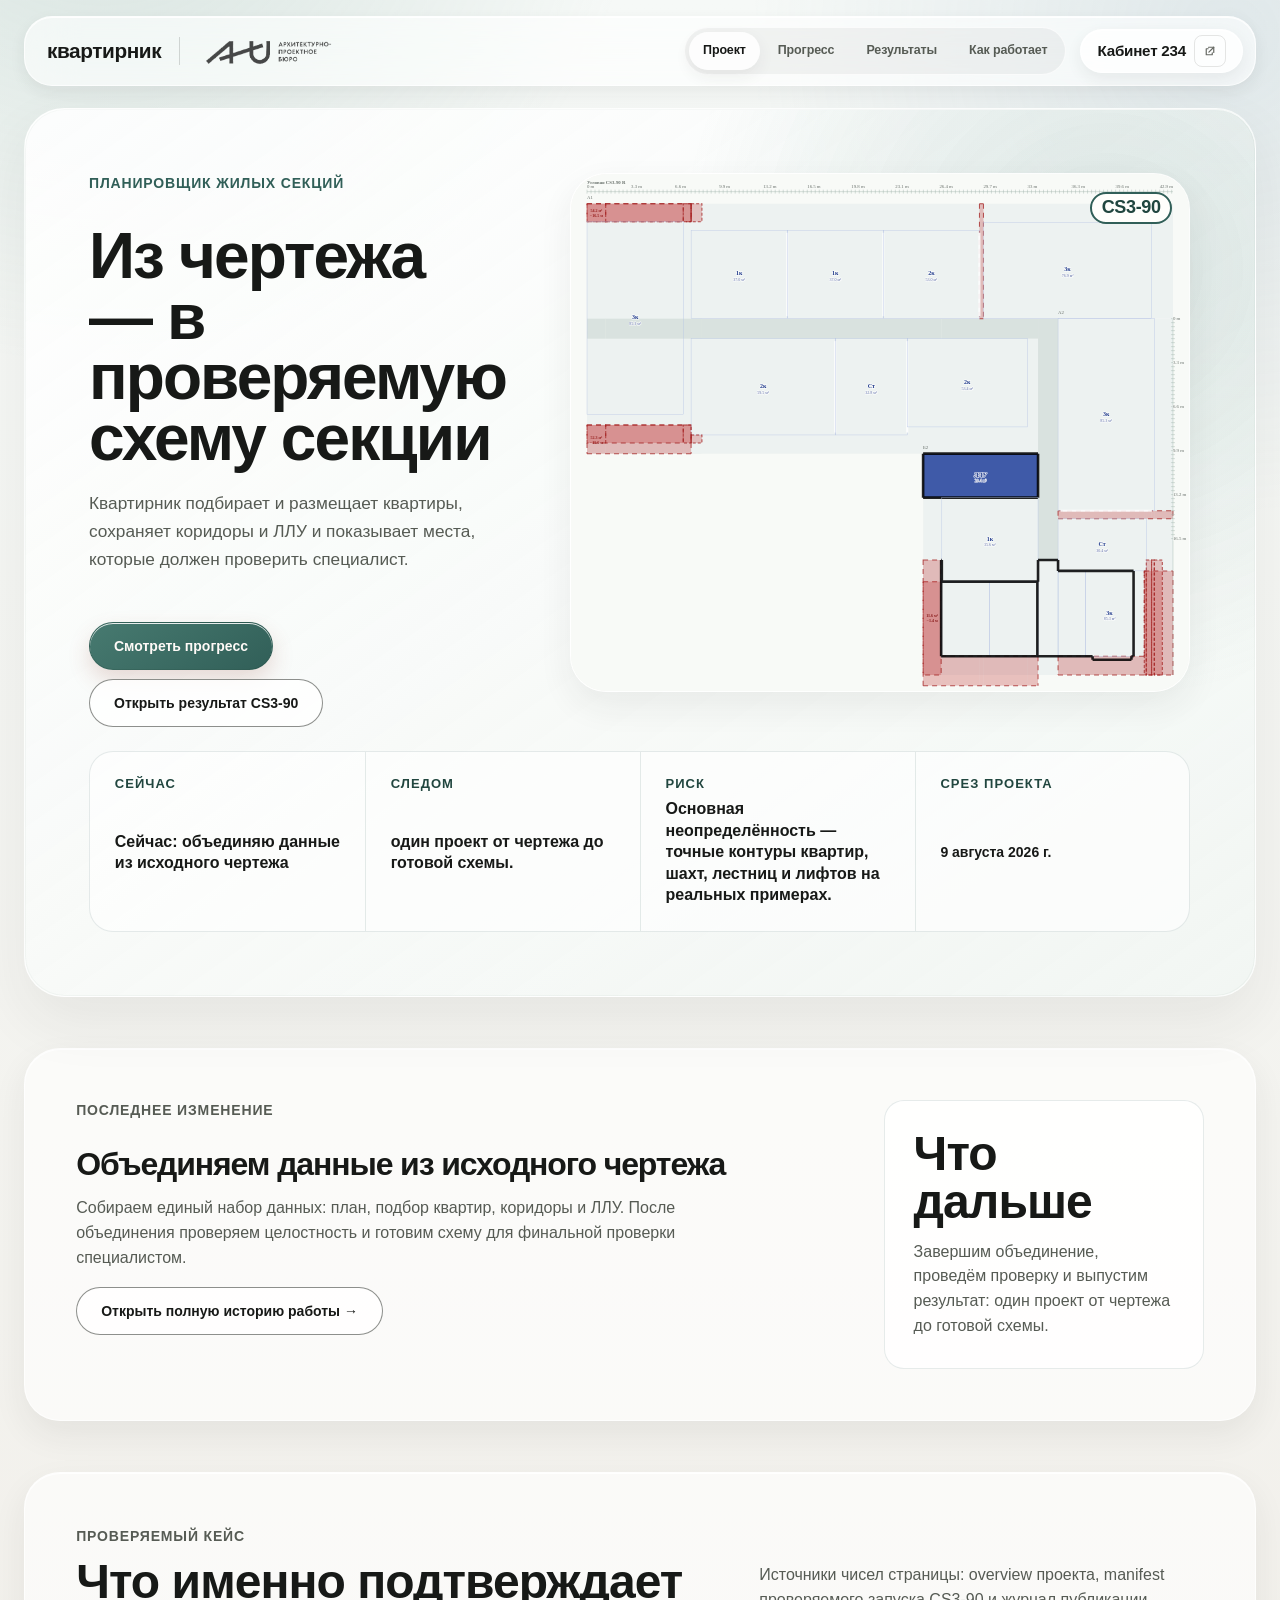
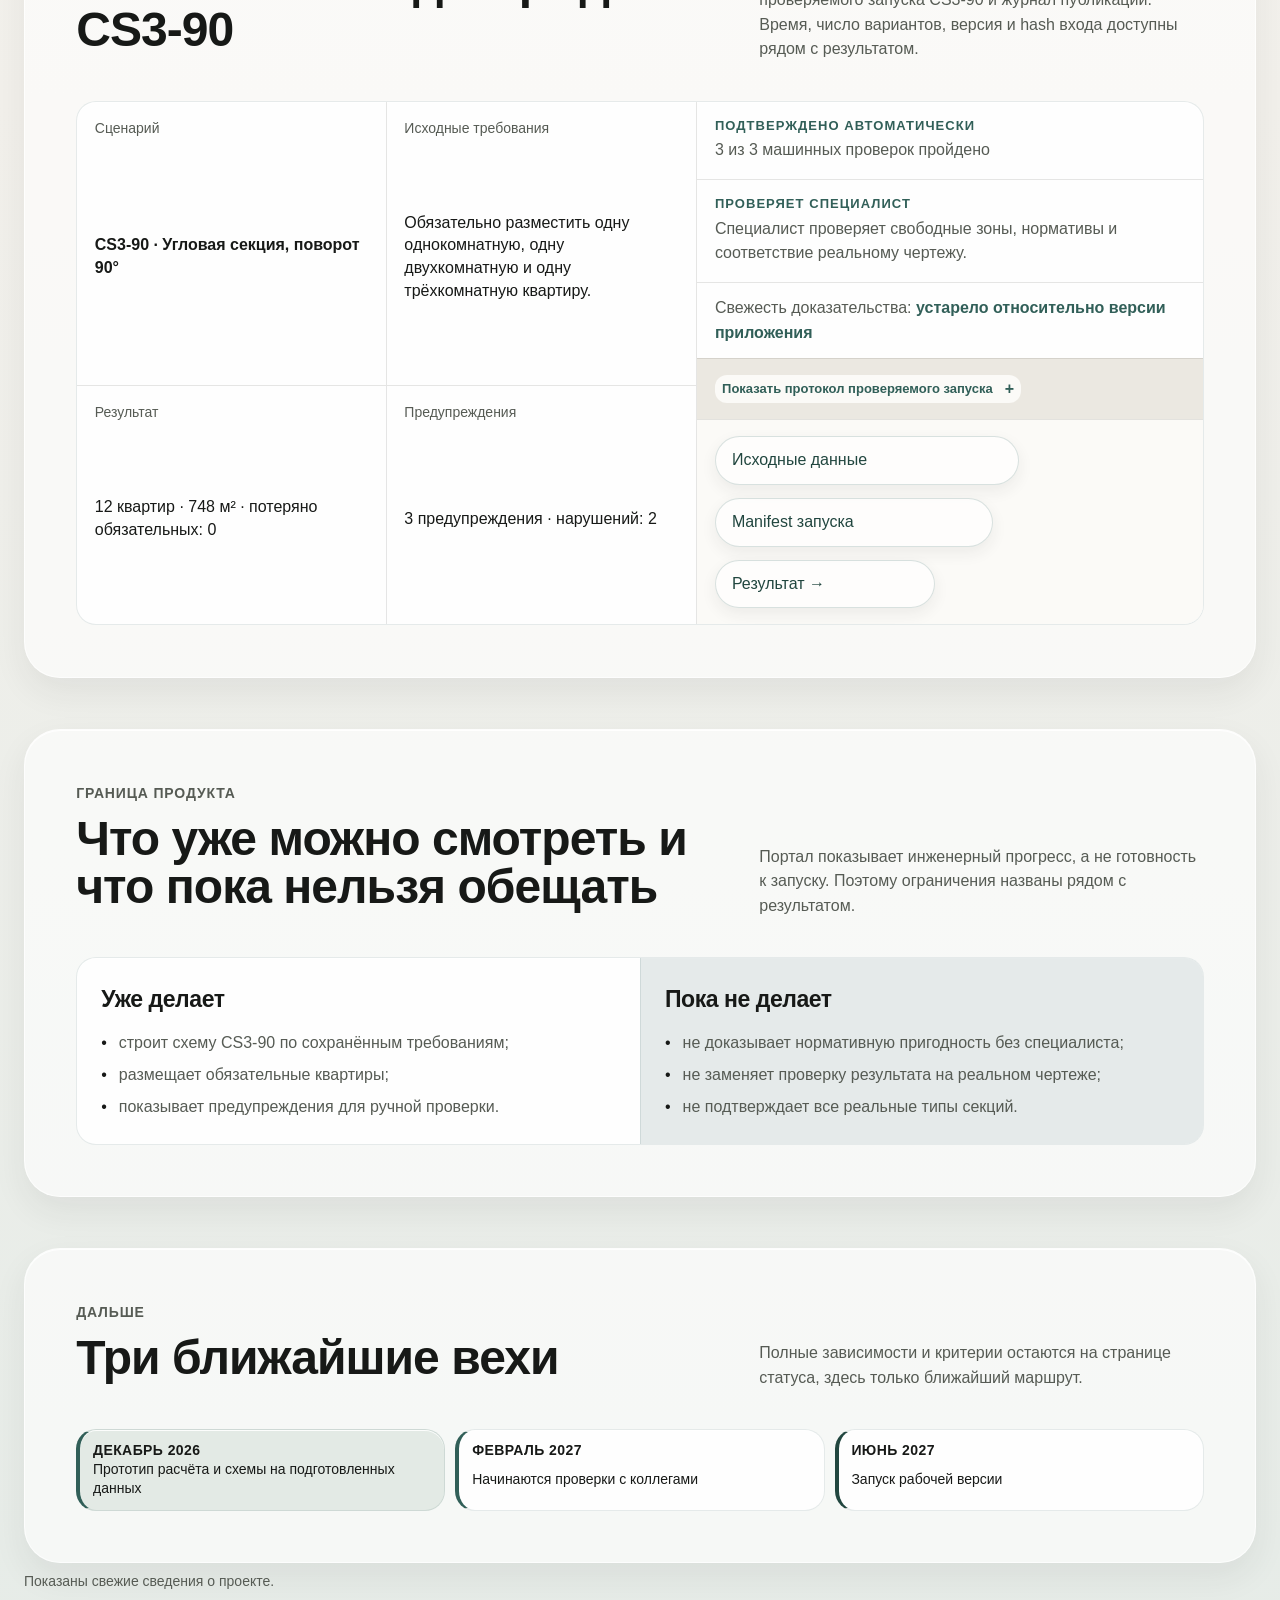
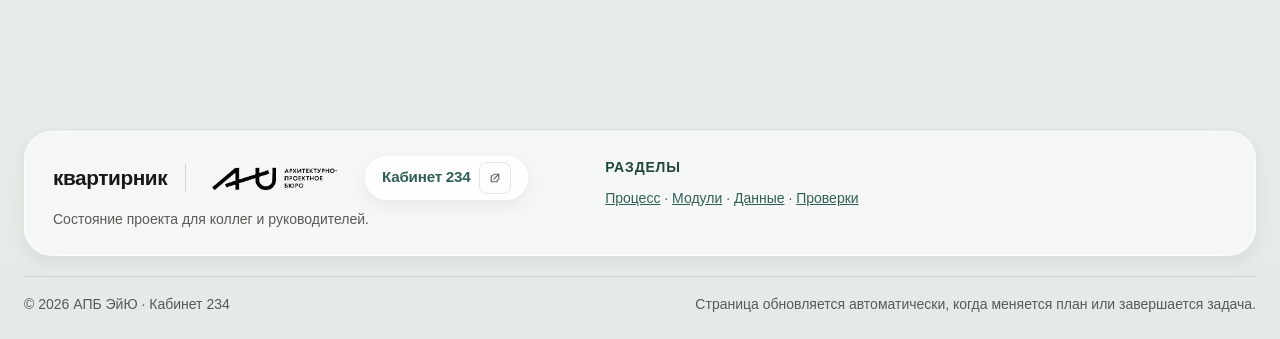
<file: index.html>
<!doctype html>
<html lang="ru">
<head>
  <meta charset="utf-8">
  <meta name="viewport" content="width=device-width, initial-scale=1">
  <meta name="description" content="Коротко о проекте «Квартирник»: что уже готово, над чем я работаю сейчас и что буду делать дальше.">
  <meta property="og:title" content="Квартирник — АПБ ЭйЮ">
  <meta property="og:description" content="Коротко о проекте «Квартирник»: что уже готово, над чем я работаю сейчас и что буду делать дальше.">
  <meta property="og:type" content="website">
  <meta property="og:locale" content="ru_RU">
  <meta property="og:url" content="https://kvartirnik-au.ru/">
  <meta property="og:image" content="https://kvartirnik-au.ru/program-flow/branding/kvartirnik-icon-180.png?v=liquid-glass-1">
  <meta property="og:image:alt" content="Логотип проекта «Квартирник»">
  <title>Квартирник — АПБ ЭйЮ</title>
  <link rel="icon" type="image/png" sizes="64x64" href="program-flow/branding/kvartirnik-icon-64.png?v=liquid-glass-1">
  <link rel="apple-touch-icon" sizes="180x180" href="program-flow/branding/kvartirnik-icon-180.png?v=liquid-glass-1">
  <link rel="canonical" href="https://kvartirnik-au.ru/">
  <link rel="preload" as="image" href="program-flow/output/cs3-90-requirements.preview.svg" type="image/svg+xml" fetchpriority="high">
  <link rel="stylesheet" href="program-flow/index-html.615760a0930b.css">
  <script type="module" src="program-flow/nav-menu.js"></script>
  <script type="module" src="program-flow/manager-overview.js"></script>
</head>
<body>
  <a class="skip-link" href="#mainContent">Перейти к содержанию</a>
  <header class="topbar">
    <div class="wrap nav">
      <a class="brand brand-logo" href="./" aria-label="На главную страницу квартирника">
        <strong>квартирник</strong>
        <span class="identity-divider" aria-hidden="true"></span>
        <span class="studio-signature" role="img" aria-label="АПБ ЭйЮ — архитектурно-проектное бюро">
          <img src="program-flow/branding/au-apb-transparent.png" width="874" height="699" alt="" aria-hidden="true">
        </span>
      </a>
      <div class="nav-side">
        <details class="site-menu" open>
          <summary>Меню</summary>
          <nav class="links" aria-label="Основные разделы">
            <a href="./" aria-current="page">Проект</a>
            <a href="program-flow/roadmap.html#сейчас">Прогресс</a>
            <a href="program-flow/index.html">Результаты</a>
            <a href="program-flow/process.html">Как работает</a>
          </nav>
        </details>
        <a class="cabinet-link ds-external" href="https://cab234-au.ru/" aria-label="Перейти на сайт Кабинет 234"><strong>Кабинет 234</strong><span class="cabinet-link__mark ds-external-mark" aria-hidden="true"><svg viewBox="0 0 16 16"><path d="M6 3h7v7"/><path d="M13 3 6.5 9.5"/><path d="M11 10.5V13H3V5h2.5"/></svg></span></a>
      </div>
    </div>
  </header>

  <main id="mainContent" tabindex="-1" data-accent-system="editorial-marker" data-manager-overview data-overview-source="data/overview.json" data-deployment-source="data/deployment.json" data-load-state="fallback" data-public-number-scope data-public-number-source="#managerNumberSource" data-public-number-date="#managerUpdated">
    <section class="wrap manager-hero" data-visual-kind="manager-summary">
      <div class="manager-hero__copy">
        <p class="eyebrow">Планировщик жилых секций</p>
        <h1>Из чертежа — в проверяемую схему секции</h1>
        <p class="lead">Квартирник подбирает и размещает квартиры, сохраняет коридоры и ЛЛУ и показывает места, которые должен проверить специалист.</p>
        <div class="stage-note" aria-label="Текущая стадия проекта">
          <span>Сейчас</span>
          <strong id="managerStage">Объединяю готовые части программы</strong>
          <p id="managerStageSummary">Основные части программы уже работают по отдельности. Сейчас проверяю их вместе на одном реальном проекте: от исходного чертежа до готовой схемы.</p>
        </div>
        <div class="landing-cta">
          <a class="cta-primary ds-button ds-button--large ds-button--primary" href="program-flow/roadmap.html#сейчас">Смотреть прогресс</a>
          <a class="text-cta ds-button ds-button--large" href="program-flow/output/cs3-90-requirements.svg">Открыть результат CS3‑90</a>
        </div>
      </div>

      <figure class="result-proof">
        <div class="result-proof__frame">
          <div class="result-proof__canvas">
          <img id="evidenceImage" src="program-flow/output/cs3-90-requirements.preview.svg" width="1583" height="1310" decoding="async" fetchpriority="high" data-preserve-source alt="Настоящий снимок работающего приложения: детальные планы квартир CS3-90 с мебелью, стенами, дверями, коридором и лифтово-лестничным узлом." aria-describedby="resultAnnotations resultCaption">
            <ol class="result-proof__annotations" id="resultAnnotations" aria-label="Что показано на схеме"><li data-callout="apartments" title="В схеме видны обязательные одно-, двух- и трёхкомнатная квартиры."><span>1</span><strong>Квартиры размещены</strong></li><li data-callout="core" title="Лифтово-лестничный узел и проходы остаются отдельными зонами."><span>2</span><strong>ЛЛУ и коридор сохранены</strong></li><li data-callout="review" title="Пять замечаний сгруппированы по составу и площади; для каждого показана причина, а нормативы отмечены как не проверенные автоматически."><span>3</span><strong>Есть ручная проверка</strong></li></ol>
          </div>
          <span class="result-proof__label">CS3-90</span>
        </div>
        <figcaption id="resultCaption"><strong>Это один канонический результат.</strong> Он показывает, что программа строит схему по требованиям, но ещё не заменяет проверку специалиста.</figcaption>
      </figure>

      <div class="manager-snapshot" aria-label="Краткое состояние проекта">
        <article data-signal="now"><span>Сейчас</span><strong id="managerCurrentTitle">Сейчас: объединяю данные из исходного чертежа</strong><small id="managerFactDone" hidden>Подтверждено: 1 · в работе: 2</small></article>
        <article data-signal="next"><span>Следом</span><strong id="managerFactNext">один проект от чертежа до готовой схемы.</strong></article>
        <article data-signal="risk"><span>Риск</span><strong id="managerFactRisk">Основная неопределённость — точные контуры квартир, шахт, лестниц и лифтов на реальных примерах.</strong></article>
        <article data-signal="date"><span>Срез проекта</span><strong><time id="managerUpdated" datetime="2026-07-31">9 августа 2026 г.</time></strong></article>
      </div>
    </section>

    <section class="wrap landing-work" aria-labelledby="changesTitle">
      <div class="landing-work__copy">
        <p class="eyebrow">Последнее изменение</p>
        <h2 id="changesTitle">Объединяем данные из исходного чертежа</h2>
        <p>Собираем единый набор данных: план, подбор квартир, коридоры и ЛЛУ. После объединения проверяем целостность и готовим схему для финальной проверки специалистом.</p>
        <a class="manager-text-link ds-button ds-button--large" href="program-flow/roadmap.html#история">Открыть полную историю работы&nbsp;→</a>
      </div>
      <aside class="landing-work__next" aria-labelledby="nextWorkTitle">
        <h2 id="nextWorkTitle">Что дальше</h2>
        <p>Завершим объединение, проведём проверку и выпустим результат: один проект от чертежа до готовой схемы.</p>
      </aside>
    </section>

    <section class="wrap evidence-section" aria-labelledby="evidenceTitle">
      <div class="section-head manager-heading manager-heading--split">
        <div><p class="eyebrow">Проверяемый кейс</p><h2 id="evidenceTitle">Что именно подтверждает CS3-90</h2></div>
        <p id="managerNumberSource">Источники чисел страницы: overview проекта, manifest проверяемого запуска CS3-90 и журнал публикации. Время, число вариантов, версия и hash входа доступны рядом с результатом.</p>
      </div>
      <div class="evidence-board" data-accent-panel>
        <dl class="evidence-facts">
          <div><dt>Сценарий</dt><dd id="evidenceScenario">CS3-90 · Угловая секция, поворот 90°</dd></div>
          <div><dt>Исходные требования</dt><dd id="evidenceInput">Обязательно разместить одну однокомнатную, одну двухкомнатную и одну трёхкомнатную квартиру.</dd></div>
          <div><dt>Результат</dt><dd id="evidenceResult">12 квартир · 748 м² · потеряно обязательных: 0</dd></div>
          <div><dt>Предупреждения</dt><dd id="evidenceWarnings">3 предупреждения · нарушений: 2</dd></div>
        </dl>
        <div hidden aria-hidden="true">
          <span id="evidenceApartmentCount">12</span>
          <span id="evidenceArea">748</span>
          <span id="evidenceRequiredLost">0</span>
          <span id="routeRequirements">1к + 2к + 3к</span>
          <span id="routePlacement">12 квартир · 6 рядов</span>
          <span id="routeChecks">3 предупреждения · нарушений: 2</span>
        </div>
        <div class="evidence-split">
          <article><span>Подтверждено автоматически</span><p id="evidenceAutomatic">3 из 3 машинных проверок пройдено</p></article>
          <article><span>Проверяет специалист</span><p id="evidenceManual">Специалист проверяет свободные зоны, нормативы и соответствие реальному чертежу.</p></article>
          <p class="evidence-status">Свежесть доказательства: <strong id="evidenceFreshness" data-state="stale">устарело относительно версии приложения</strong></p>
          <details class="technical-details technical-details--compact evidence-technical" data-technical-copy>
            <summary>Показать протокол проверяемого запуска</summary><div class="ds-disclosure-content">
            <dl class="ds-definition-list">
              <div class="ds-definition-row"><dt>Доля площади квартир</dt><dd id="evidenceMetric">Доля площади квартир: 64,82% (округлено до 65%) = 748,22 м² квартир / 1 154,25 м² всей секции × 100</dd></div>
              <div class="ds-definition-row"><dt>Источник результата</dt><dd><a id="evidenceResultSource" href="program-flow/output/cs3-90-requirements.manifest.json">запись проверки CS3-90</a></dd></div>
              <div class="ds-definition-row"><dt>Результат сформирован</dt><dd id="evidenceResultGeneratedAt">29 июля 2026 г. в 10:12</dd></div>
              <div class="ds-definition-row"><dt>Свежесть результата</dt><dd id="evidenceResultFreshness" data-state="stale">устарело относительно версии приложения</dd></div>
              <div class="ds-definition-row"><dt>Исходник портала</dt><dd id="portalBuildCommit" title="publication-20260820085141">publication-20260820085141</dd></div>
              <div class="ds-definition-row"><dt>Портал собран</dt><dd id="portalBuildGeneratedAt">20 августа 2026 г. в 11:51</dd></div>
              <div class="ds-definition-row"><dt>Портал опубликован</dt><dd id="portalBuildPublishedAt">20 августа 2026 г. в 11:51</dd></div>
              <div class="ds-definition-row"><dt>Режим портала</dt><dd id="portalBuildMode">публикационная сборка</dd></div>
              <div class="ds-definition-row"><dt>Версия приложения</dt><dd id="applicationCommit" title="publication-20260820085141">publication-20260820085141</dd></div>
              <div class="ds-definition-row"><dt>Проверка приложения</dt><dd id="applicationRelease">подтверждённого результата проверки нет</dd></div>
              <div class="ds-definition-row"><dt>Приложение проверено</dt><dd id="applicationCheckedAt">нет данных</dd></div>
              <div class="ds-definition-row"><dt>Версия расчёта</dt><dd id="evidenceProducedBy" title="undisclosed">undisclosed</dd></div>
              <div class="ds-definition-row"><dt>Возраст доказательства</dt><dd id="evidenceAge">22 дня</dd></div>
              <div class="ds-definition-row"><dt>Расстояние между версиями</dt><dd id="evidenceRevisionDelta">нет данных</dd></div>
              <div class="ds-definition-row"><dt>Hash исходных данных</dt><dd><code id="evidenceInputHash">41a3c2f7bdbc</code></dd></div>
              <div class="ds-definition-row"><dt>Запуск сформирован</dt><dd id="evidenceGeneratedAt">29 июля 2026 г. в 10:12</dd></div>
              <div class="ds-definition-row"><dt>Время расчёта</dt><dd id="evidenceDuration">1,45 с</dd></div>
              <div class="ds-definition-row"><dt>Рассмотрено вариантов</dt><dd id="evidenceVariantCount">384</dd></div>
              <div class="ds-definition-row"><dt>Формула доли площади квартир</dt><dd id="evidenceFormula">748,22 м² квартир / 1 154,25 м² всей секции × 100</dd></div>
            </dl>
            <ol class="evidence-warning-groups" id="evidenceWarningGroups"><li data-state="warning"><details><summary><strong>Состав: 3 предупреждения</strong></summary><span>Желательные типы квартир не помещаются на выбранной стороне без переполнения.</span><ul><li><strong>Не помещается без переполнения выбранной стороны.</strong><span>Желательное требование: 4-комн. не помещается без переполнения выбранной стороны.</span></li><li><strong>Не помещается без переполнения выбранной стороны.</strong><span>Желательное требование: 4-комн. не помещается без переполнения выбранной стороны.</span></li><li><strong>Не помещается без переполнения выбранной стороны.</strong><span>Желательное требование: 4-комн. не помещается без переполнения выбранной стороны.</span></li></ul></details></li><li data-state="failed"><details><summary><strong>Площадь: 2 нарушения</strong></summary><span>Для указанных типов не нашлось размещённой квартиры в заданном диапазоне площади.</span><ul><li><strong>Нет размещённой квартиры в заданном диапазоне площади.</strong><span>1-комн.: нет поставленной квартиры в заданном диапазоне площади.</span></li><li><strong>Нет размещённой квартиры в заданном диапазоне площади.</strong><span>3-комн.: нет поставленной квартиры в заданном диапазоне площади.</span></li></ul></details></li><li data-state="not-checked"><strong>Нормативы: не проверялись</strong></li><li data-state="passed"><strong>Геометрия: 0 критических нарушений</strong></li></ol>
          </div></details>
          <p class="evidence-links"><a id="evidenceInputLink" href="program-flow/output/cs3-90-requirements.input.json">Исходные данные</a><a id="evidenceManifestLink" href="program-flow/output/cs3-90-requirements.manifest.json">Manifest запуска</a><a id="evidenceResultLink" href="program-flow/output/cs3-90-requirements.svg">Результат&nbsp;→</a></p>
        </div>
      </div>
    </section>

    <section class="wrap product-boundary" id="продукт" aria-labelledby="productTitle">
      <div class="section-head manager-heading manager-heading--split">
        <div><p class="eyebrow">Граница продукта</p><h2 id="productTitle">Что уже можно смотреть и что пока нельзя обещать</h2></div>
        <p>Портал показывает инженерный прогресс, а не готовность к запуску. Поэтому ограничения названы рядом с результатом.</p>
      </div>
      <div class="boundary-grid">
        <article><h3>Уже делает</h3><ul><li>строит схему CS3-90 по сохранённым требованиям;</li><li>размещает обязательные квартиры;</li><li>показывает предупреждения для ручной проверки.</li></ul></article>
        <article><h3>Пока не делает</h3><ul><li>не доказывает нормативную пригодность без специалиста;</li><li>не заменяет проверку результата на реальном чертеже;</li><li>не подтверждает все реальные типы секций.</li></ul></article>
      </div>
    </section>

    <section class="wrap compact-plan" aria-labelledby="planTitle">
      <div class="section-head manager-heading manager-heading--split">
        <div><p class="eyebrow">Дальше</p><h2 id="planTitle">Три ближайшие вехи</h2></div>
        <p>Полные зависимости и критерии остаются на странице статуса, здесь только ближайший маршрут.</p>
      </div>
      <div class="manager-milestones" id="managerMilestones" aria-label="Ключевые даты общего плана">
        <span data-milestone-kind="prototype"><b>Декабрь 2026</b>Прототип расчёта и схемы на подготовленных данных</span>
        <span data-milestone-kind="testing"><b>Февраль 2027</b>Начинаются проверки с коллегами</span>
        <span data-milestone-kind="release"><b>Июнь 2027</b>Запуск рабочей версии</span>
      </div>
    </section>

    <div id="managerChanges" hidden aria-hidden="true"><article><time datetime="2026-07-29">29 июля 2026 г.</time><h3>Опубликован индивидуальный чертёж 1k-SS-13</h3><details class="change-technical" data-technical-copy><summary>Техническая запись</summary><dl><div><dt>Что изменилось</dt><dd>Программа показывает полный наружный контур 1k-SS-13 без подстановки соседней квартиры, а журнал теперь однозначно называет опубликованную версию этого результата.</dd></div><div><dt>На чём основано</dt><dd>Индивидуальный исходник, все 32 стены, сетка 6600×6600 и сведения о происхождении прямых, собранных и исторических чертежей.</dd></div></dl></details></article><article><time datetime="2026-07-28">28 июля 2026 г.</time><h3>Настоящий результат CS3-90 готов к публикации</h3><details class="change-technical" data-technical-copy><summary>Техническая запись</summary><dl><div><dt>Что изменилось</dt><dd>Канонический SVG сохранился как проверяемый источник, а отдельный настоящий runtime PNG стал видимым изображением карточки.</dd></div><div><dt>На чём основано</dt><dd>Собранный public artifact, браузерная геометрическая проверка и Lighthouse подтвердили изображение 804×683 без перекрытия.</dd></div></dl></details></article><article><time datetime="2026-07-22">22 июля 2026 г.</time><h3>Вернул реальный масштаб квартир в тестовых рядах</h3><details class="change-technical" data-technical-copy><summary>Техническая запись</summary><dl><div><dt>Что изменилось</dt><dd>В тесте всех 176 квартир S, M, L и остальные планы показываются без осевого сжатия. Например, studio-S-02 занимает полный габарит 3300×9200 мм, а рабочая область 3300×7200 мм остаётся видимой как отдельный внутренний контур.</dd></div><div><dt>На чём основано</dt><dd>Каталог квартир отдельно передаёт глубину полного DWG и глубину занятой планировочной области. Экран строит внешний слот по полному габариту и нижний пунктирный контур по планировочной глубине. Отрисовка применяет к исходному DWG равный масштаб по X и Y.</dd></div></dl></details></article></div>

    <p class="wrap manager-load-note" id="managerLoadNote" role="status">Свежие данные ещё загружаются. Пока показана последняя сохранённая версия.</p>
  </main>

  <footer>
    <div class="wrap manager-footer">
      <div class="manager-footer__brand">
        <div class="manager-footer__marks">
        <a class="brand brand-logo manager-footer__brandmark" href="./" aria-label="На главную страницу квартирника">
          <strong>квартирник</strong>
          <span class="identity-divider" aria-hidden="true"></span>
          <span class="studio-signature studio-signature--footer" role="img" aria-label="АПБ ЭйЮ — архитектурно-проектное бюро">
            <img src="./program-flow/branding/au-apb-transparent.png" width="874" height="699" alt="" aria-hidden="true">
          </span>
        </a>
          <a class="cabinet-link cabinet-link--footer ds-external" href="https://cab234-au.ru/" aria-label="Перейти на сайт Кабинет 234"><strong>Кабинет 234</strong><span class="cabinet-link__mark ds-external-mark" aria-hidden="true"><svg viewBox="0 0 16 16"><path d="M6 3h7v7"/><path d="M13 3 6.5 9.5"/><path d="M11 10.5V13H3V5h2.5"/></svg></span></a>
        </div>
        <p class="manager-footer__tagline">Состояние проекта для коллег и руководителей.</p>
      </div>
      <div class="manager-footer__links">
        <span class="micro">Разделы</span>
        <p><a href="program-flow/process.html">Процесс</a> · <a href="program-flow/teams.html">Модули</a> · <a href="program-flow/data.html">Данные</a> · <a href="program-flow/checks.html">Проверки</a></p>
      </div>
    </div>
    <div class="wrap manager-footer__legal">
      <span>© 2026 АПБ ЭйЮ · Кабинет 234</span>
      <span>Страница обновляется автоматически, когда меняется план или завершается задача.</span>
    </div>
  </footer>
</body>
</html>
</file>
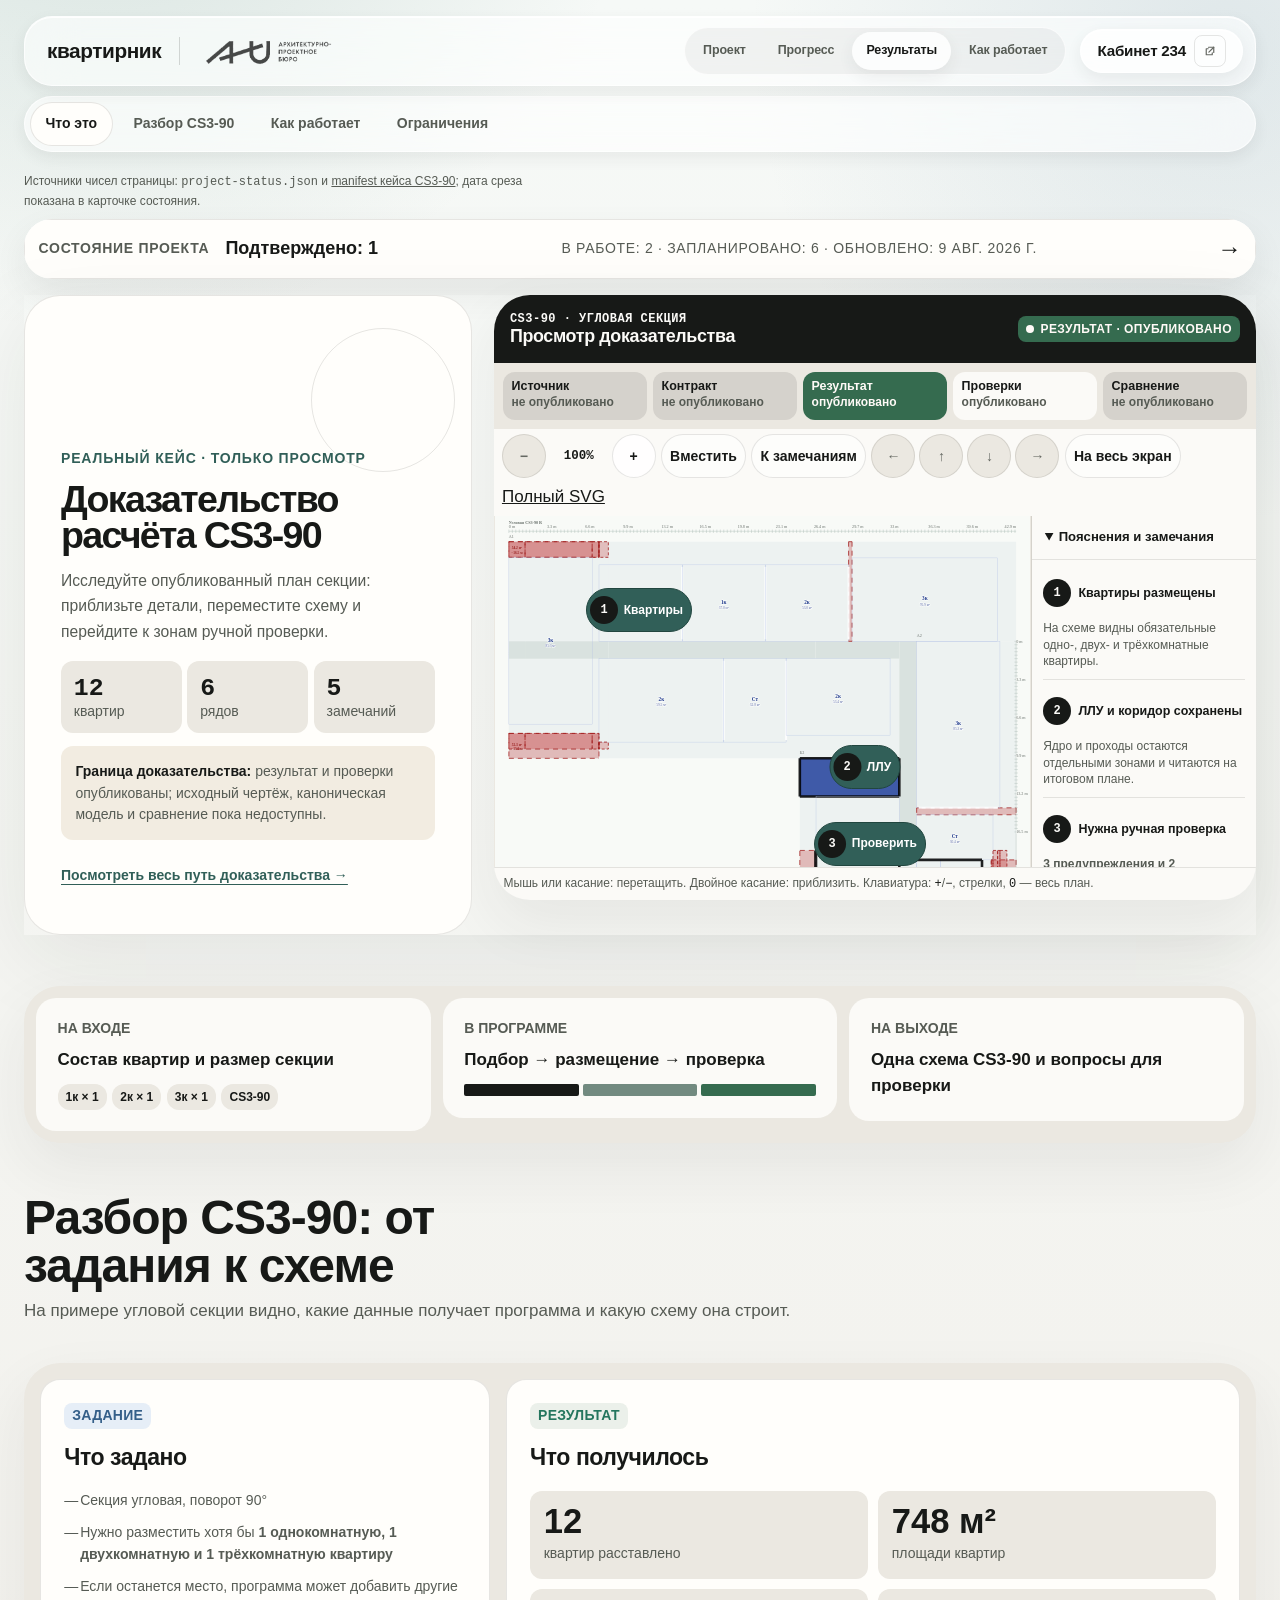
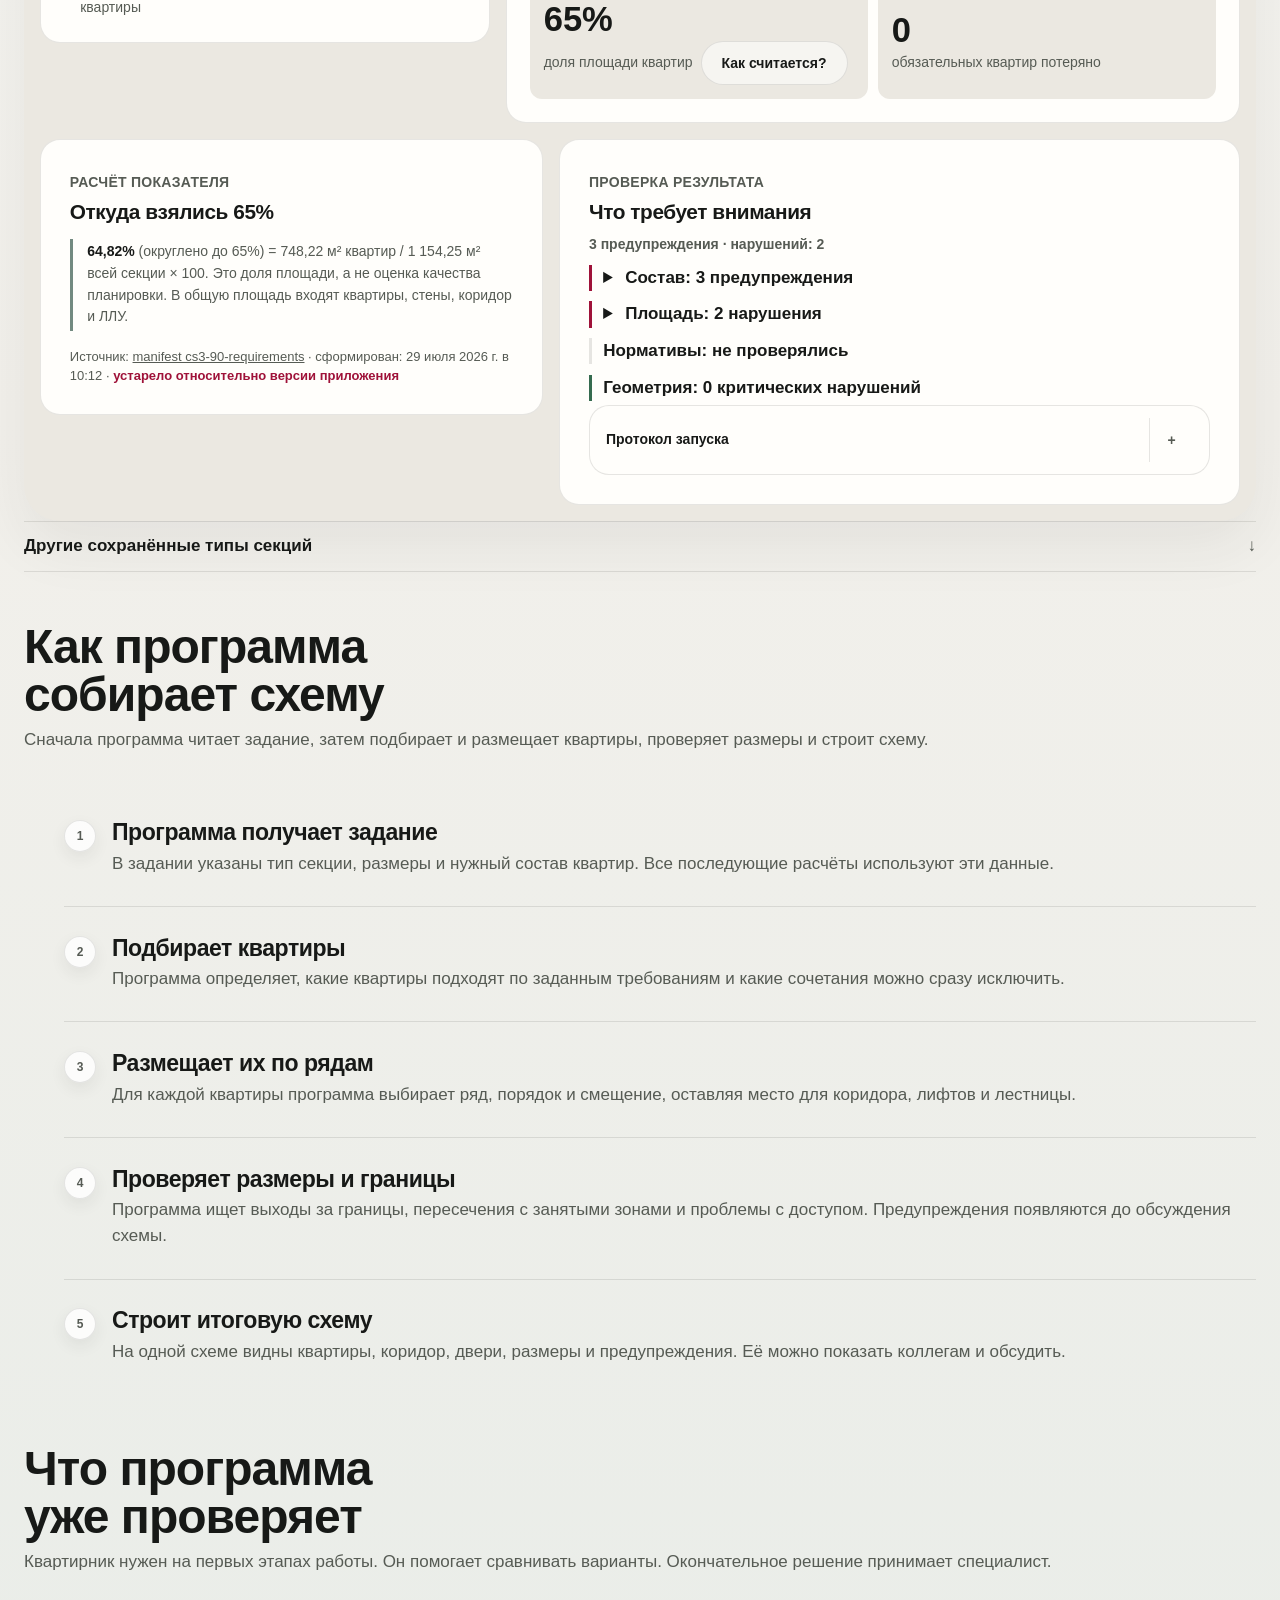
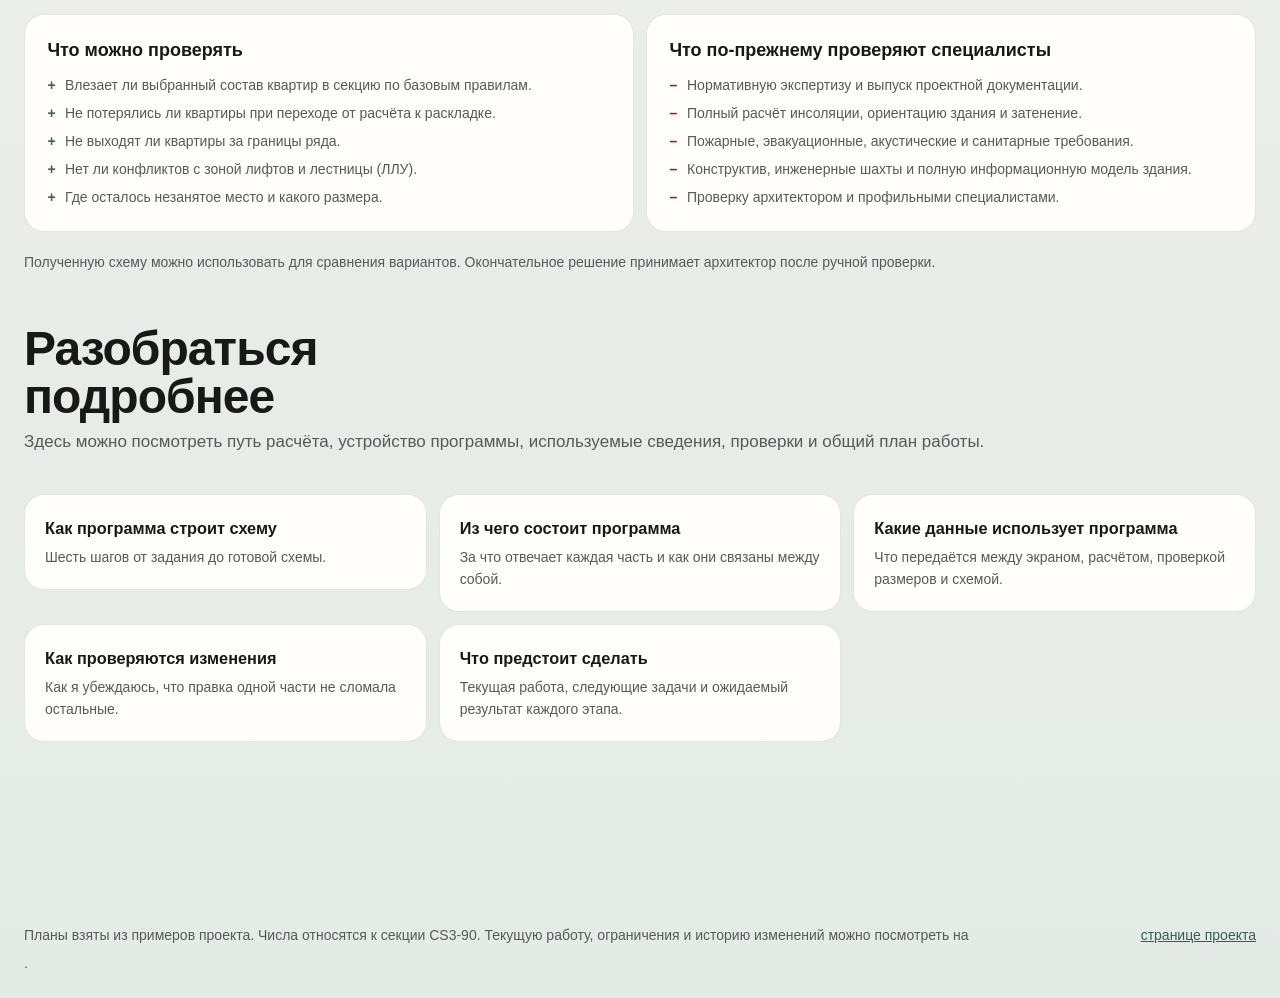
<file: program-flow/index.html>
<!doctype html>
<html lang="ru">
<head>
  <meta charset="utf-8">
  <meta name="viewport" content="width=device-width, initial-scale=1">
  <meta name="description" content="Проверенный пример расчёта секции CS3-90: исходные данные, каноническая модель, результат, проверки и ограничения.">
  <meta property="og:title" content="Квартирник — Доказательства расчёта секции">
  <meta property="og:description" content="Проверенный пример расчёта секции CS3-90: исходные данные, каноническая модель, результат, проверки и ограничения.">
  <meta property="og:type" content="website">
  <meta property="og:locale" content="ru_RU">
  <meta property="og:url" content="https://kvartirnik-au.ru/program-flow/index.html">
  <meta property="og:image" content="https://kvartirnik-au.ru/program-flow/branding/kvartirnik-icon-180.png?v=liquid-glass-1">
  <meta property="og:image:alt" content="Логотип проекта «Квартирник»">
  <title>Квартирник — Доказательства расчёта секции</title>
  <link rel="icon" type="image/png" sizes="64x64" href="branding/kvartirnik-icon-64.png?v=liquid-glass-1">
  <link rel="apple-touch-icon" sizes="180x180" href="branding/kvartirnik-icon-180.png?v=liquid-glass-1">
  <link rel="canonical" href="https://kvartirnik-au.ru/program-flow/index.html">
  <link rel="preload" as="fetch" href="motion-scenarios.json">
  <link rel="stylesheet" href="program-flow-index-html.237e95c62441.css">
  <script type="module" src="nav-menu.js"></script>
  <script type="module" src="evidence-viewer.js"></script>
  <script src="project-pulse.js" defer></script>
  <script src="motion-runtime.js" defer></script>
</head>
<body class="evidence-page" data-motion-route="evidence" data-public-number-scope data-public-number-source="#pageNumberSource" data-public-number-date="#projectPulseDate">
  <a class="skip-link" href="#mainContent">Перейти к содержанию</a>
  <header class="topbar">
    <div class="wrap nav">
      <a class="brand brand-logo" href="../" aria-label="На главную страницу квартирника">
        <strong>квартирник</strong>
        <span class="identity-divider" aria-hidden="true"></span>
        <span class="studio-signature" role="img" aria-label="АПБ ЭйЮ — архитектурно-проектное бюро">
          <img src="../program-flow/branding/au-apb-transparent.png" width="874" height="699" alt="" aria-hidden="true">
        </span>
      </a>
      <div class="nav-side">
        <details class="site-menu" open>
          <summary>Меню</summary>
          <nav class="links" aria-label="Основные разделы">
            <a href="../">Проект</a>
            <a href="roadmap.html#сейчас">Прогресс</a>
            <a href="index.html" aria-current="page">Результаты</a>
            <a href="process.html">Как работает</a>
          </nav>
        </details>
        <a class="cabinet-link ds-external" href="https://cab234-au.ru/" aria-label="Перейти на сайт Кабинет 234"><strong>Кабинет 234</strong><span class="cabinet-link__mark ds-external-mark" aria-hidden="true"><svg viewBox="0 0 16 16"><path d="M6 3h7v7"/><path d="M13 3 6.5 9.5"/><path d="M11 10.5V13H3V5h2.5"/></svg></span></a>
      </div>
    </div>
  </header>
  <nav class="section-nav wrap" aria-label="Разделы доказательств">
  <a href="#что-это" aria-current="location">Что это</a>
  <a href="#пример">Разбор CS3-90</a>
  <a href="#как-работает">Как работает</a>
  <a href="#ограничения">Ограничения</a>
</nav>

  <main class="wrap" id="mainContent" tabindex="-1" data-accent-system="editorial-marker">
    <p class="number-provenance" id="pageNumberSource">Источники чисел страницы: <code>project-status.json</code> и <a href="output/cs3-90-requirements.manifest.json">manifest кейса CS3-90</a>; дата среза показана в карточке состояния.</p>
    <aside class="project-pulse-shell" data-project-pulse data-status-source="../data/project-status.json" data-status-href="roadmap.html" aria-label="Кратко о состоянии проекта" data-load-state="snapshot" data-snapshot-date="2026-08-09"><a class="project-pulse__link" href="roadmap.html" title="Снимок состояния от 9 августа 2026 г."><span class="project-pulse__kicker">Состояние проекта</span><span class="project-pulse__value"><b>Подтверждено: 1</b></span><span class="project-pulse__meta">в работе: 2 · запланировано: 6 · снимок: <time id="projectPulseDate" datetime="2026-08-09">9 августа 2026 г.</time></span><span class="project-pulse__arrow">→</span></a></aside>
    <section class="evidence-hero" id="что-это">
      <div class="evidence-hero__copy">
        <span class="badge">Реальный кейс · только просмотр</span>
        <h1>Доказательство расчёта CS3‑90</h1>
        <p class="lead">Исследуйте опубликованный план секции: приблизьте детали, переместите схему и перейдите к зонам ручной проверки.</p>
        <ul class="evidence-hero__facts" aria-label="Кратко о результате">
          <li><strong id="viewerApartmentCount">12</strong><span>квартир</span></li>
          <li><strong id="viewerRowCount">6</strong><span>рядов</span></li>
          <li><strong id="viewerWarningCount">5</strong><span>замечаний</span></li>
        </ul>
        <p class="evidence-hero__boundary"><strong>Граница доказательства:</strong> результат и проверки опубликованы; исходный чертёж, каноническая модель и сравнение пока недоступны.</p>
        <a class="evidence-hero__process-link" href="process.html#evidencePipeline">Посмотреть весь путь доказательства →</a>
      </div>

      <section
        class="evidence-viewer"
        id="пример"
        data-evidence-viewer
        data-status-source="../data/project-status.json"
        data-manifest-source="output/cs3-90-requirements.manifest.json"
        data-placement-source="output/cs3-90-requirements.placement.json"
        data-visual-kind="interactive-plan"
        aria-labelledby="viewerTitle"
      >
        <header class="evidence-viewer__header">
          <div>
            <span>CS3‑90 · угловая секция</span>
            <h2 id="viewerTitle">Просмотр доказательства</h2>
          </div>
          <strong class="evidence-viewer__live ds-status" data-tone="positive" data-viewer-live aria-live="polite">Результат · опубликовано</strong>
        </header>

        <div class="evidence-stage-tabs" role="tablist" aria-label="Стадии доказательства"
             data-ds-own="полоса стадий: сегмент несёт вторую строку со статусом и штриховку «не опубликовано» — рецепта .ds-tab на это у системы нет, он капсула в одну строку">
          <button type="button" role="tab" id="viewerTab-source" aria-controls="viewerPanel-source" aria-selected="false" tabindex="-1" data-viewer-stage="source" data-state="not-published" disabled>
            <span>Источник</span><small data-stage-status>не опубликовано</small>
          </button>
          <button type="button" role="tab" id="viewerTab-canonical" aria-controls="viewerPanel-canonical" aria-selected="false" tabindex="-1" data-viewer-stage="canonical" data-state="not-published" disabled>
            <span>Контракт</span><small data-stage-status>не опубликовано</small>
          </button>
          <button type="button" role="tab" id="viewerTab-result" aria-controls="viewerPanel-result" aria-selected="true" data-viewer-stage="result" data-state="published">
            <span>Результат</span><small data-stage-status>опубликовано</small>
          </button>
          <button type="button" role="tab" id="viewerTab-checks" aria-controls="viewerPanel-checks" aria-selected="false" tabindex="-1" data-viewer-stage="checks" data-state="published" disabled>
            <span>Проверки</span><small data-stage-status>опубликовано</small>
          </button>
          <button type="button" role="tab" id="viewerTab-diff" aria-controls="viewerPanel-diff" aria-selected="false" tabindex="-1" data-viewer-stage="diff" data-state="not-published" disabled>
            <span>Сравнение</span><small data-stage-status>не опубликовано</small>
          </button>
        </div>

        <section class="evidence-stage-panel evidence-stage-panel--unavailable" id="viewerPanel-source" role="tabpanel" aria-labelledby="viewerTab-source" data-viewer-panel="source" tabindex="0" hidden>
          <span aria-hidden="true">SRC</span>
          <div><h3>Исходный чертёж не опубликован</h3><p data-stage-summary>Для публичного кейса приложено задание JSON, но исходный DWG/DXF пока недоступен.</p></div>
        </section>
        <section class="evidence-stage-panel evidence-stage-panel--unavailable" id="viewerPanel-canonical" role="tabpanel" aria-labelledby="viewerTab-canonical" data-viewer-panel="canonical" tabindex="0" hidden>
          <span aria-hidden="true">CAN</span>
          <div><h3>Каноническая модель не опубликована</h3><p data-stage-summary>Отдельный снимок нормализованной геометрии для этого запуска пока не сформирован.</p></div>
        </section>

        <section class="evidence-stage-panel evidence-stage-panel--result" id="viewerPanel-result" role="tabpanel" aria-labelledby="viewerTab-result" data-viewer-panel="result">
          <div class="evidence-viewer__toolbar">
            <button class="ds-button ds-icon-button" type="button" data-viewer-action="zoom-out" aria-label="Уменьшить план" disabled>−</button>
            <output data-viewer-zoom aria-live="polite">100%</output>
            <button class="ds-button ds-icon-button" type="button" data-viewer-action="zoom-in" aria-label="Увеличить план" disabled>+</button>
            <button class="ds-button ds-button--quiet" type="button" data-viewer-action="fit" disabled>Вместить</button>
            <button class="ds-button ds-button--quiet" type="button" data-focus-callout="review" disabled>К замечаниям</button>
            <div class="evidence-viewer__pan-controls" role="group" aria-label="Сдвинуть увеличенный план">
              <button class="ds-button ds-icon-button" type="button" data-viewer-action="pan-left" data-pan-direction aria-label="Сдвинуть план влево" disabled>←</button>
              <button class="ds-button ds-icon-button" type="button" data-viewer-action="pan-up" data-pan-direction aria-label="Сдвинуть план вверх" disabled>↑</button>
              <button class="ds-button ds-icon-button" type="button" data-viewer-action="pan-down" data-pan-direction aria-label="Сдвинуть план вниз" disabled>↓</button>
              <button class="ds-button ds-icon-button" type="button" data-viewer-action="pan-right" data-pan-direction aria-label="Сдвинуть план вправо" disabled>→</button>
            </div>
            <button class="ds-button ds-button--quiet" type="button" data-viewer-action="fullscreen" aria-pressed="false" disabled>На весь экран</button>
            <a class="evidence-viewer__full-result" id="viewerFullResultLink" href="output/cs3-90-requirements.svg?sha256=cde833e21aa5678b3d2f14e97151e0e2402e0425b251334f935367f6130e95ac">Полный SVG</a>
          </div>

          <div class="evidence-viewer__workspace">
            <div
              class="evidence-viewer__viewport"
              data-viewer-viewport
              tabindex="0"
              aria-label="План секции. Стрелки перемещают увеличенный план, плюс и минус меняют масштаб, ноль возвращает весь план."
              aria-describedby="viewerKeyboardHelp"
            >
              <div class="evidence-viewer__drawing" data-viewer-transform>
                <img
                  id="viewerResultImage"
                  src="output/cs3-90-requirements.preview.svg?sha256=9d8de40b9f3a5aa9edf4c6a9b626a3bb6ccf39d82072d8c7dad967655bdb84dc"
                  fetchpriority="high"
                  data-full-result-source="output/cs3-90-requirements.svg?sha256=cde833e21aa5678b3d2f14e97151e0e2402e0425b251334f935367f6130e95ac"
                  data-preview-sha256="9d8de40b9f3a5aa9edf4c6a9b626a3bb6ccf39d82072d8c7dad967655bdb84dc"
                  data-result-sha256="cde833e21aa5678b3d2f14e97151e0e2402e0425b251334f935367f6130e95ac"
                  width="1583"
                  height="1310"
                  alt="Схема CS3-90: квартиры размещены вокруг углового коридора, показаны ЛЛУ, размеры и зоны ручной проверки"
                  decoding="async"
                  draggable="false"
                >
                <button class="evidence-callout" type="button" style="--callout-x: 27%; --callout-y: 21%" data-callout="apartments" data-x="27" data-y="21" aria-label="Показать размещённые квартиры" aria-controls="viewerCalloutDetails" disabled>
                  <span>1</span><b>Квартиры</b>
                </button>
                <button class="evidence-callout" type="button" style="--callout-x: 69%; --callout-y: 56%" data-callout="core" data-x="69" data-y="56" aria-label="Показать лифтово-лестничный узел и коридор" aria-controls="viewerCalloutDetails" disabled>
                  <span>2</span><b>ЛЛУ</b>
                </button>
                <button class="evidence-callout evidence-callout--warning" type="button" style="--callout-x: 70%; --callout-y: 73%" data-callout="review" data-x="70" data-y="73" aria-label="Показать зону ручной проверки" aria-controls="viewerCalloutDetails" disabled>
                  <span>3</span><b>Проверить</b>
                </button>
              </div>
            </div>

            <details class="evidence-viewer__drawer" data-viewer-drawer id="viewerCalloutDetails" open>
              <summary>Пояснения и замечания</summary>
              <div class="evidence-viewer__drawer-body">
                <ol class="evidence-callout-list">
                  <li data-callout-detail="apartments">
                    <button class="ds-button ds-button--quiet" type="button" data-focus-callout="apartments" disabled><span>1</span>Квартиры размещены</button>
                    <p>На схеме видны обязательные одно-, двух- и трёхкомнатные квартиры.</p>
                  </li>
                  <li data-callout-detail="core">
                    <button class="ds-button ds-button--quiet" type="button" data-focus-callout="core" disabled><span>2</span>ЛЛУ и коридор сохранены</button>
                    <p>Ядро и проходы остаются отдельными зонами и читаются на итоговом плане.</p>
                  </li>
                  <li data-callout-detail="review">
                    <button class="ds-button ds-button--quiet" type="button" data-focus-callout="review" disabled><span>3</span>Нужна ручная проверка</button>
                    <p><strong id="viewerWarningSummary">3 предупреждения и 2 нарушения.</strong> Они относятся к составу и площади; красные области помогают перейти к зонам для ручного осмотра, но не подменяют причины из протокола.</p>
                  </li>
                </ol>
                <div class="evidence-viewer__legend" aria-label="Обозначения состояний">
                  <span data-legend="confirmed">Подтверждено</span>
                  <span data-legend="review">Ручная проверка</span>
                  <span data-legend="unavailable">Не опубликовано</span>
                </div>
                <p class="evidence-viewer__meta">Построено: <time id="viewerGeneratedAt" datetime="2026-07-28T18:00:24.603Z">28 июля 2026 г.</time> · версия <code id="viewerApplicationCommit">undisclosed</code></p>
              </div>
            </details>
          </div>
          <p class="evidence-viewer__help" id="viewerKeyboardHelp">Мышь или касание: перетащить. Двойное касание: приблизить. Клавиатура: <kbd>+</kbd>/<kbd>−</kbd>, стрелки, <kbd>0</kbd> — весь план.</p>
        </section>

        <section class="evidence-stage-panel evidence-stage-panel--checks" id="viewerPanel-checks" role="tabpanel" aria-labelledby="viewerTab-checks" data-viewer-panel="checks" hidden>
          <div>
            <span>Опубликованный протокол</span>
            <h3>Что требует внимания</h3>
            <p>Автоматическая проверка сгруппировала пять замечаний по смыслу и отдельно указала, что нормативная пригодность не проверялась.</p>
          </div>
          <ul data-viewer-check-groups>
            <li data-state="warning"><strong>Состав</strong><span>3 предупреждения о желательных типах квартир.</span></li>
            <li data-state="failed"><strong>Площадь</strong><span>2 обязательных диапазона требуют проверки.</span></li>
            <li data-state="not-checked"><strong>Нормативы</strong><span>Не проверялись автоматически.</span></li>
            <li data-state="passed"><strong>Геометрия</strong><span>0 критических нарушений.</span></li>
          </ul>
          <div class="evidence-stage-panel__actions">
            <button type="button" data-focus-from-checks="review" disabled>Показать область ручного осмотра</button>
            <a href="output/cs3-90-requirements.manifest.json">Открыть полный протокол</a>
          </div>
        </section>

        <section class="evidence-stage-panel evidence-stage-panel--unavailable" id="viewerPanel-diff" role="tabpanel" aria-labelledby="viewerTab-diff" data-viewer-panel="diff" tabindex="0" hidden>
          <span aria-hidden="true">Δ</span>
          <div><h3>Сравнение с источником не опубликовано</h3><p data-stage-summary>Пока нет отдельного файла, который показывает расхождения исходника, канонической модели и результата.</p></div>
        </section>
      </section>
    </section>

    <section class="product-bridge" aria-labelledby="bridgeTitle">
      <h2 class="visually-hidden" id="bridgeTitle">От исходных требований к готовой схеме</h2>
      <article class="product-bridge__input">
        <span>На входе</span>
        <strong>Состав квартир и размер секции</strong>
        <div aria-label="Обязательно разместить по одной одно-, двух- и трёхкомнатной квартире в угловой секции CS3-90">
          <b>1к × 1</b><b>2к × 1</b><b>3к × 1</b><b>CS3‑90</b>
        </div>
      </article>
      <article class="product-bridge__process">
        <span>В программе</span>
        <strong>Подбор → размещение → проверка</strong>
        <div aria-hidden="true"><i></i><i></i><i></i></div>
      </article>
      <article class="product-bridge__output">
        <span>На выходе</span>
        <strong>Одна схема CS3‑90 и вопросы для проверки</strong>
      </article>
    </section>

    <section id="подробности" class="worked">
      <div class="section-head">
        <h2>Разбор CS3-90: от задания к схеме</h2>
        <p>На примере угловой секции видно, какие данные получает программа и какую схему она строит.</p>
      </div>
      <div class="worked-grid case-sheet">
        <section class="brief-card case-sheet__brief" aria-labelledby="caseBriefTitle">
          <span class="io-tag io-in ds-tag">Задание</span>
          <h3 id="caseBriefTitle">Что задано</h3>
          <ul>
            <li>Секция угловая, поворот 90°</li>
            <li>Нужно разместить хотя бы <b>1 однокомнатную, 1 двухкомнатную и 1 трёхкомнатную квартиру</b></li>
            <li>Если останется место, программа может добавить другие квартиры</li>
          </ul>
        </section>
        <section class="result-card case-sheet__result" data-accent-panel aria-labelledby="caseResultTitle">
          <span class="io-tag io-out ds-tag">Результат</span>
          <h3 id="caseResultTitle">Что получилось</h3>
          <ul class="result-nums">
            <li><b id="demoApartmentCount">12</b> квартир расставлено</li>
            <li><b id="demoSellableArea">748 м²</b> площади квартир</li>
            <li class="metric-explained"><b id="demoEfficiency">65%</b><span>доля площади квартир <a class="metric-help ds-button ds-button--quiet" href="#demoEfficiencyDefinition">Как считается?</a></span></li>
            <li><b id="demoRequiredLost">0</b> обязательных квартир потеряно</li>
          </ul>
        </section>
        <div class="case-sheet__audit">
          <section class="case-sheet__calculation" aria-labelledby="caseCalculationTitle">
            <span class="case-sheet__eyebrow">Расчёт показателя</span>
            <h3 id="caseCalculationTitle">Откуда взялись 65%</h3>
            <p class="metric-definition" id="demoEfficiencyDefinition"><b>64,82%</b> (округлено до 65%) = 748,22 м² квартир / 1 154,25 м² всей секции × 100. Это доля площади, а не оценка качества планировки. В общую площадь входят квартиры, стены, коридор и ЛЛУ.</p>
            <p class="evidence-result-meta" id="demoEvidenceContext">
              Источник: <a id="demoResultSource" href="output/cs3-90-requirements.manifest.json">manifest cs3-90-requirements</a>
              · сформирован: <span id="demoResultGeneratedAt">29 июля 2026 г. в 10:12</span>
              · <span id="demoEvidenceFreshness" data-state="stale">устарело относительно версии приложения</span>
            </p>
          </section>
          <section class="case-sheet__checks" aria-labelledby="caseChecksTitle">
            <span class="case-sheet__eyebrow">Проверка результата</span>
            <h3 id="caseChecksTitle">Что требует внимания</h3>
            <p class="honest" id="demoWarningSummary">3 предупреждения · нарушений: 2</p>
            <ol class="evidence-warning-groups" id="demoWarningGroups"><li data-state="warning"><details><summary><strong>Состав: 3 предупреждения</strong></summary><span>Желательные типы квартир не помещаются на выбранной стороне без переполнения.</span><ul><li><strong>Не помещается без переполнения выбранной стороны.</strong><span>Желательное требование: 4-комн. не помещается без переполнения выбранной стороны.</span></li><li><strong>Не помещается без переполнения выбранной стороны.</strong><span>Желательное требование: 4-комн. не помещается без переполнения выбранной стороны.</span></li><li><strong>Не помещается без переполнения выбранной стороны.</strong><span>Желательное требование: 4-комн. не помещается без переполнения выбранной стороны.</span></li></ul></details></li><li data-state="failed"><details><summary><strong>Площадь: 2 нарушения</strong></summary><span>Для указанных типов не нашлось размещённой квартиры в заданном диапазоне площади.</span><ul><li><strong>Нет размещённой квартиры в заданном диапазоне площади.</strong><span>1-комн.: нет поставленной квартиры в заданном диапазоне площади.</span></li><li><strong>Нет размещённой квартиры в заданном диапазоне площади.</strong><span>3-комн.: нет поставленной квартиры в заданном диапазоне площади.</span></li></ul></details></li><li data-state="not-checked"><strong>Нормативы: не проверялись</strong></li><li data-state="passed"><strong>Геометрия: 0 критических нарушений</strong></li></ol>
            <details class="technical-details technical-details--compact ds-disclosure">
              <summary>Протокол запуска</summary><div class="ds-disclosure-content">
              <dl class="ds-definition-list">
                <div class="ds-definition-row"><dt>Версия приложения</dt><dd><code id="demoRunCommit">undisclosed</code></dd></div>
                <div class="ds-definition-row"><dt>Сформирован</dt><dd id="demoRunGeneratedAt">29 июля 2026 г. в 10:12</dd></div>
                <div class="ds-definition-row"><dt>Время</dt><dd id="demoRunDuration">1,45 с</dd></div>
                <div class="ds-definition-row"><dt>Вариантов</dt><dd id="demoRunVariants">384</dd></div>
                <div class="ds-definition-row"><dt>Проверки</dt><dd id="demoRunChecks">3 из 3 машинных проверок пройдено</dd></div>
              </dl>
              <p><a id="demoManifestLink" href="output/cs3-90-requirements.manifest.json">Открыть manifest JSON</a></p>
            </div></details>
          </section>
        </div>
      </div>
    </section>

    <details class="content-disclosure secondary-examples">
      <summary>Другие сохранённые типы секций</summary>
      <p>Они подтверждают работу построителя, но не смешиваются с каноническим кейсом CS3‑90.</p>
      <ul>
        <li><a href="output/llt-simple.svg" target="_blank" rel="noopener">Широтная секция</a></li>
        <li><a href="output/llg-simple.svg" target="_blank" rel="noopener">Меридиональная секция</a></li>
        <li><a href="output/cn3-90-corner.svg" target="_blank" rel="noopener">Угловая секция CN3‑90</a></li>
      </ul>
    </details>

    <section id="как-работает" class="how">
      <div class="section-head">
        <h2>Как программа собирает схему</h2>
        <p>Сначала программа читает задание, затем подбирает и размещает квартиры, проверяет размеры и строит схему.</p>
      </div>
      <ol class="steps">
        <li class="step-row">
          <div class="step-text"><span class="step-no ds-medallion ds-medallion--sm">1</span><h3>Программа получает задание</h3><p>В задании указаны тип секции, размеры и нужный состав квартир. Все последующие расчёты используют эти данные.</p></div>
        </li>
        <li class="step-row">
          <div class="step-text"><span class="step-no ds-medallion ds-medallion--sm">2</span><h3>Подбирает квартиры</h3><p>Программа определяет, какие квартиры подходят по заданным требованиям и какие сочетания можно сразу исключить.</p></div>
        </li>
        <li class="step-row">
          <div class="step-text"><span class="step-no ds-medallion ds-medallion--sm">3</span><h3>Размещает их по рядам</h3><p>Для каждой квартиры программа выбирает ряд, порядок и смещение, оставляя место для коридора, лифтов и лестницы.</p></div>
        </li>
        <li class="step-row">
          <div class="step-text"><span class="step-no ds-medallion ds-medallion--sm">4</span><h3>Проверяет размеры и границы</h3><p>Программа ищет выходы за границы, пересечения с занятыми зонами и проблемы с доступом. Предупреждения появляются до обсуждения схемы.</p></div>
        </li>
        <li class="step-row">
          <div class="step-text"><span class="step-no ds-medallion ds-medallion--sm">5</span><h3>Строит итоговую схему</h3><p>На одной схеме видны квартиры, коридор, двери, размеры и предупреждения. Её можно показать коллегам и обсудить.</p></div>
        </li>
      </ol>
    </section>

    <section id="ограничения" class="limits">
      <div class="section-head">
        <h2>Что программа уже проверяет</h2>
        <p>Квартирник нужен на первых этапах работы. Он помогает сравнивать варианты. Окончательное решение принимает специалист.</p>
      </div>
      <div class="limits-grid">
        <div class="limit-card limit-do">
          <b>Что можно проверять</b>
          <ul>
            <li>Влезает ли выбранный состав квартир в секцию по базовым правилам.</li>
            <li>Не потерялись ли квартиры при переходе от расчёта к раскладке.</li>
            <li>Не выходят ли квартиры за границы ряда.</li>
            <li>Нет ли конфликтов с зоной лифтов и лестницы (ЛЛУ).</li>
            <li>Где осталось незанятое место и какого размера.</li>
          </ul>
        </div>
        <div class="limit-card limit-dont">
          <b>Что по-прежнему проверяют специалисты</b>
          <ul>
            <li>Нормативную экспертизу и выпуск проектной документации.</li>
            <li>Полный расчёт инсоляции, ориентацию здания и затенение.</li>
            <li>Пожарные, эвакуационные, акустические и санитарные требования.</li>
            <li>Конструктив, инженерные шахты и полную информационную модель здания.</li>
            <li>Проверку архитектором и профильными специалистами.</li>
          </ul>
        </div>
      </div>
      <p class="limit-note">Полученную схему можно использовать для сравнения вариантов. Окончательное решение принимает архитектор после ручной проверки.</p>
    </section>

    <section class="deeper">
      <div class="section-head">
        <h2>Разобраться подробнее</h2>
        <p>Здесь можно посмотреть путь расчёта, устройство программы, используемые сведения, проверки и общий план работы.</p>
      </div>
      <div class="cards">
        <a class="card link-card" href="process.html"><b>Как программа строит схему</b>Шесть шагов от задания до готовой схемы.</a>
        <a class="card link-card" href="teams.html"><b>Из чего состоит программа</b>За что отвечает каждая часть и как они связаны между собой.</a>
        <a class="card link-card" href="data.html"><b>Какие данные использует программа</b>Что передаётся между экраном, расчётом, проверкой размеров и схемой.</a>
        <a class="card link-card" href="checks.html"><b>Как проверяются изменения</b>Как я убеждаюсь, что правка одной части не сломала остальные.</a>
        <a class="card link-card" href="roadmap.html"><b>Что предстоит сделать</b>Текущая работа, следующие задачи и ожидаемый результат каждого этапа.</a>
      </div>
    </section>
  </main>

  <footer><div class="wrap">Планы взяты из примеров проекта. Числа относятся к секции CS3-90. Текущую работу, ограничения и историю изменений можно посмотреть на <a href="roadmap.html">странице проекта</a>.</div></footer>
</body>
</html>
</file>
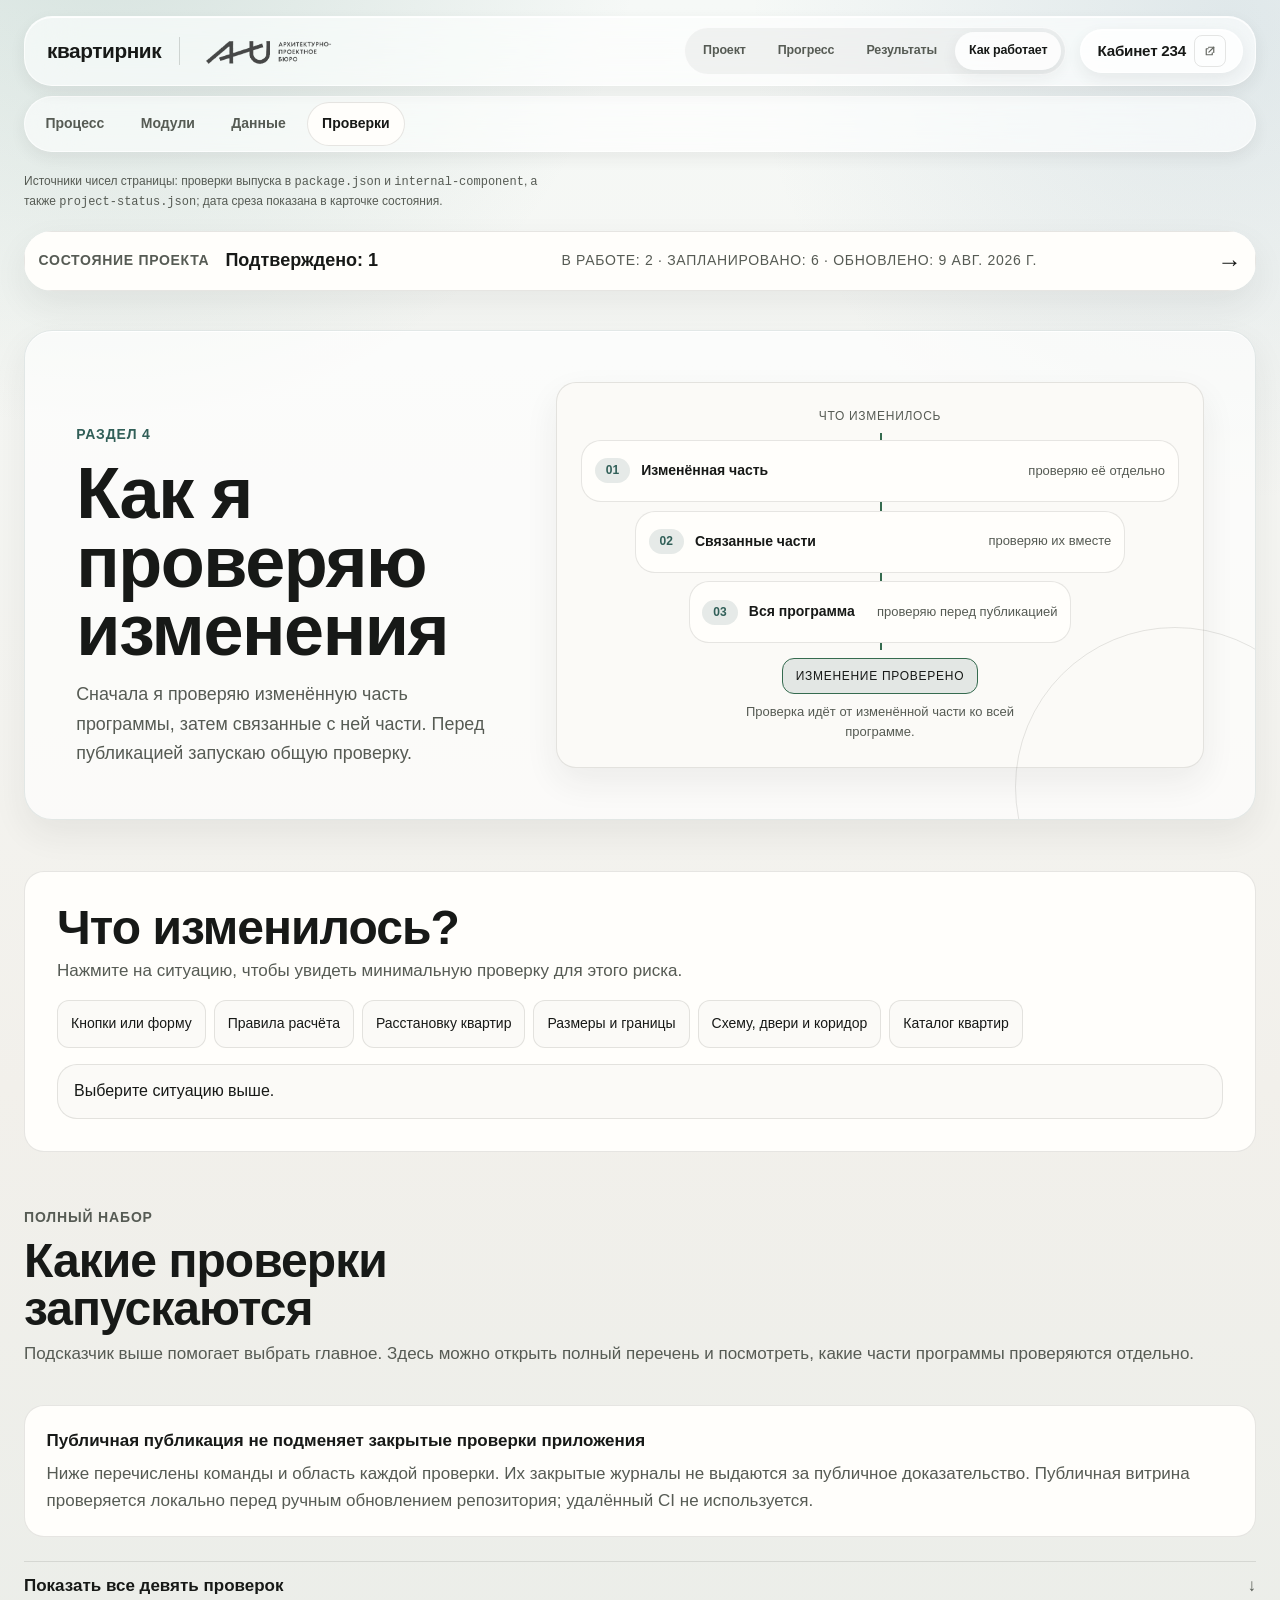
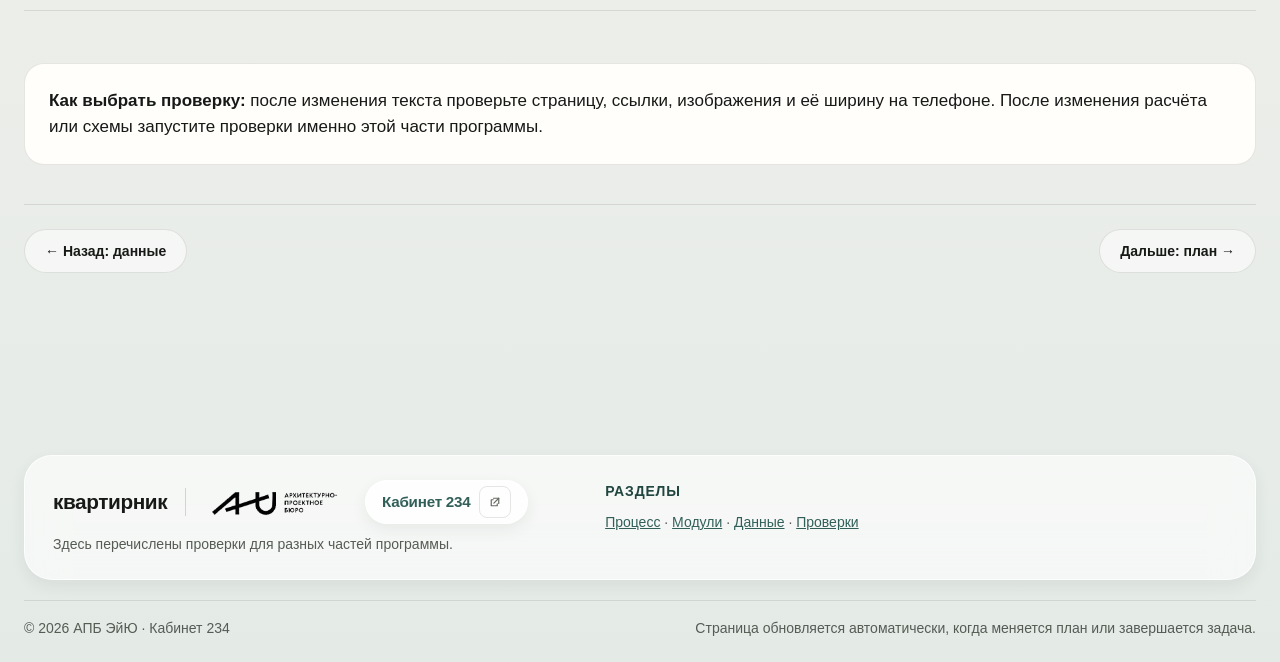
<file: program-flow/checks.html>
<!doctype html>
<html lang="ru">
<head>
  <meta charset="utf-8">
  <meta name="viewport" content="width=device-width, initial-scale=1">
  <meta name="description" content="Автоматические и ручные проверки, которые подтверждают изменения в проекте «Квартирник».">
  <meta property="og:title" content="Квартирник — Проверки после изменений">
  <meta property="og:description" content="Автоматические и ручные проверки, которые подтверждают изменения в проекте «Квартирник».">
  <meta property="og:type" content="website">
  <meta property="og:locale" content="ru_RU">
  <meta property="og:url" content="https://kvartirnik-au.ru/program-flow/checks.html">
  <meta property="og:image" content="https://kvartirnik-au.ru/program-flow/branding/kvartirnik-icon-180.png?v=liquid-glass-1">
  <meta property="og:image:alt" content="Логотип проекта «Квартирник»">
  <title>Квартирник — Проверки после изменений</title>
  <link rel="icon" type="image/png" sizes="64x64" href="branding/kvartirnik-icon-64.png?v=liquid-glass-1">
  <link rel="apple-touch-icon" sizes="180x180" href="branding/kvartirnik-icon-180.png?v=liquid-glass-1">
  <link rel="canonical" href="https://kvartirnik-au.ru/program-flow/checks.html">
  <link rel="preload" as="fetch" href="motion-scenarios.json">
  <link rel="stylesheet" href="program-flow-checks-html.44500e75b660.css">
  <script type="module" src="nav-menu.js"></script>
  <script src="lesson.js" defer></script>
  <script src="project-pulse.js" defer></script>
  <script src="motion-runtime.js" defer></script>
</head>
<body data-motion-route="checks" data-public-number-scope data-public-number-source="#pageNumberSource" data-public-number-date="#projectPulseDate">
  <a class="skip-link" href="#mainContent">Перейти к содержанию</a>
  <header class="topbar">
    <div class="wrap nav">
      <a class="brand brand-logo" href="../" aria-label="На главную страницу квартирника">
        <strong>квартирник</strong>
        <span class="identity-divider" aria-hidden="true"></span>
        <span class="studio-signature" role="img" aria-label="АПБ ЭйЮ — архитектурно-проектное бюро">
          <img src="../program-flow/branding/au-apb-transparent.png" width="874" height="699" alt="" aria-hidden="true">
        </span>
      </a>
      <div class="nav-side">
        <details class="site-menu" open>
          <summary>Меню</summary>
          <nav class="links" aria-label="Основные разделы">
            <a href="../">Проект</a>
            <a href="roadmap.html#сейчас">Прогресс</a>
            <a href="index.html">Результаты</a>
            <a href="process.html" aria-current="location">Как работает</a>
          </nav>
        </details>
        <a class="cabinet-link ds-external" href="https://cab234-au.ru/" aria-label="Перейти на сайт Кабинет 234"><strong>Кабинет 234</strong><span class="cabinet-link__mark ds-external-mark" aria-hidden="true"><svg viewBox="0 0 16 16"><path d="M6 3h7v7"/><path d="M13 3 6.5 9.5"/><path d="M11 10.5V13H3V5h2.5"/></svg></span></a>
      </div>
    </div>
  </header>
  <nav class="section-nav wrap" aria-label="Разделы документации">
  <a href="process.html">Процесс</a>
  <a href="teams.html">Модули</a>
  <a href="data.html">Данные</a>
  <a href="checks.html" aria-current="page">Проверки</a>
</nav>
  <main class="wrap" id="mainContent" tabindex="-1" data-accent-system="editorial-marker">
    <p class="number-provenance" id="pageNumberSource">Источники чисел страницы: проверки выпуска в <code>package.json</code> и <code>internal-component</code>, а также <code>project-status.json</code>; дата среза показана в карточке состояния.</p>
    <aside class="project-pulse-shell" data-project-pulse data-status-source="../data/project-status.json" data-status-href="roadmap.html" aria-label="Кратко о состоянии проекта" data-load-state="snapshot" data-snapshot-date="2026-08-09"><a class="project-pulse__link" href="roadmap.html" title="Снимок состояния от 9 августа 2026 г."><span class="project-pulse__kicker">Состояние проекта</span><span class="project-pulse__value"><b>Подтверждено: 1</b></span><span class="project-pulse__meta">в работе: 2 · запланировано: 6 · снимок: <time id="projectPulseDate" datetime="2026-08-09">9 августа 2026 г.</time></span><span class="project-pulse__arrow">→</span></a></aside>
    <section class="page-head section-hero">
      <div class="section-hero__copy">
        <span class="badge">Раздел 4</span>
        <h1>Как я проверяю изменения</h1>
        <p class="lead">Сначала я проверяю изменённую часть программы, затем связанные с ней части. Перед публикацией запускаю общую проверку.</p>
      </div>
      <figure class="quality-funnel section-hero__visual" data-visual-kind="quality-funnel">
        <div class="quality-funnel__input">Что изменилось</div>
        <ol class="quality-funnel__steps">
          <li class="quality-gate" style="--gate-width: 100%"><span>01</span><strong>Изменённая часть</strong><span>проверяю её отдельно</span></li>
          <li class="quality-gate" style="--gate-width: 82%"><span>02</span><strong>Связанные части</strong><span>проверяю их вместе</span></li>
          <li class="quality-gate" style="--gate-width: 64%"><span>03</span><strong>Вся программа</strong><span>проверяю перед публикацией</span></li>
        </ol>
        <div class="quality-funnel__output">Изменение проверено</div>
        <figcaption>Проверка идёт от изменённой части ко всей программе.</figcaption>
      </figure>
    </section>
    <section class="quiz" data-accent-panel data-check-quiz>
      <h2>Что изменилось?</h2>
      <p class="muted">Нажмите на ситуацию, чтобы увидеть минимальную проверку для этого риска.</p>
      <div class="quiz-buttons">
        <button type="button" data-check="ui" aria-pressed="false">Кнопки или форму</button>
        <button type="button" data-check="solver" aria-pressed="false">Правила расчёта</button>
        <button type="button" data-check="planning" aria-pressed="false">Расстановку квартир</button>
        <button type="button" data-check="layout" aria-pressed="false">Размеры и границы</button>
        <button type="button" data-check="render" aria-pressed="false">Схему, двери и коридор</button>
        <button type="button" data-check="assets" aria-pressed="false">Каталог квартир</button>
      </div>
      <div class="quiz-answer" data-check-answer>Выберите ситуацию выше.</div>
      <details class="technical-details technical-details--compact quiz-technical ds-disclosure" hidden>
        <summary>Техническая команда</summary><div class="ds-disclosure-content">
        <div class="check-cmds" data-check-commands aria-live="polite"></div>
      </div></details>
    </section>
    <section aria-labelledby="allChecksTitle">
      <div class="section-head">
        <p class="eyebrow">Полный набор</p>
        <h2 id="allChecksTitle">Какие проверки запускаются</h2>
        <p>Подсказчик выше помогает выбрать главное. Здесь можно открыть полный перечень и посмотреть, какие части программы проверяются отдельно.</p>
      </div>
      <aside class="ci-evidence" aria-label="Что подтверждается публично">
        <strong>Публичная публикация не подменяет закрытые проверки приложения</strong>
        <p>Ниже перечислены команды и область каждой проверки. Их закрытые журналы не выдаются за публичное доказательство. Публичная витрина проверяется локально перед ручным обновлением репозитория; удалённый CI не используется.</p>
      </aside>
      <details class="content-disclosure">
        <summary>Показать все девять проверок</summary>
        <div class="checks">
      <div class="check"><span class="role ds-tag" data-domain="ui">экран</span><h3>Экран</h3><p>Проверяет форму, кнопки, размеры экрана и панель отладки.</p><details class="technical-details technical-details--compact ds-disclosure"><summary>Техническая команда</summary><div class="ds-disclosure-content"><dl class="check-cmds ds-definition-list"><div class="ds-definition-row"><dt><code>npm run test:browser</code></dt><dd>Экран и браузер · локально и перед объединением</dd></div></dl></div></details></div>
      <div class="check"><span class="role ds-tag" data-domain="solver">расчёт набора</span><h3>Расчёт состава</h3><p>Проверяет, что состав квартир превращается в допустимый план.</p><details class="technical-details technical-details--compact ds-disclosure"><summary>Технические команды</summary><div class="ds-disclosure-content"><dl class="check-cmds ds-definition-list"><div class="ds-definition-row"><dt><code>npm run smoke</code></dt><dd>Базовый расчёт · локально и перед объединением</dd></div><div class="ds-definition-row"><dt><code>npm run solver:layout</code></dt><dd>Расчёт и размер секции · локально и перед объединением</dd></div></dl></div></details></div>
      <div class="check"><span class="role ds-tag" data-domain="planning">расстановка</span><h3>Расстановка</h3><p>Проверяет, что требования превращаются в ряды и сравнимые варианты.</p><details class="technical-details technical-details--compact ds-disclosure"><summary>Технические команды</summary><div class="ds-disclosure-content"><dl class="check-cmds ds-definition-list"><div class="ds-definition-row"><dt><code>npm run solution:mix</code></dt><dd>Состав и требования · локально и перед объединением</dd></div><div class="ds-definition-row"><dt><code>npm run requirements:autofill</code></dt><dd>Автозаполнение требований · локально и перед объединением</dd></div></dl></div></details></div>
      <div class="check"><span class="role ds-tag" data-domain="render">схема</span><h3>Готовая схема</h3><p>Проверяет квартиры, двери, коридор, пустоты и предупреждения на схеме.</p><details class="technical-details technical-details--compact ds-disclosure"><summary>Техническая команда</summary><div class="ds-disclosure-content"><dl class="check-cmds ds-definition-list"><div class="ds-definition-row"><dt><code>npm run test:render</code></dt><dd>Схема и геометрия · локально и перед объединением</dd></div></dl></div></details></div>
      <div class="check"><span class="role ds-tag" data-domain="apartment-assets">каталог квартир</span><h3>Квартирная база</h3><p>Проверяет каталог квартир, двери, стены и собранный снимок данных.</p><details class="technical-details technical-details--compact ds-disclosure"><summary>Техническая команда</summary><div class="ds-disclosure-content"><dl class="check-cmds ds-definition-list"><div class="ds-definition-row"><dt><code>npm run test:assets</code></dt><dd>Каталог квартир · локально и перед объединением</dd></div></dl></div></details></div>
      <div class="check"><span class="role ds-tag" data-domain="adapter">устройство программы</span><h3>Связи между частями</h3><p>Проверяет, что части программы связаны по установленным правилам, а ссылки ведут к существующим файлам.</p><details class="technical-details technical-details--compact ds-disclosure"><summary>Технические команды</summary><div class="ds-disclosure-content"><dl class="check-cmds ds-definition-list"><div class="ds-definition-row"><dt><code>npm run lint:architecture</code></dt><dd>Границы частей · перед объединением</dd></div><div class="ds-definition-row"><dt><code>npm run lint:architecture-docs</code></dt><dd>Карта частей · перед объединением</dd></div></dl></div></details></div>
      <div class="check"><span class="role ds-tag" data-domain="metrics">оценка качества</span><h3>Качество вариантов</h3><p>Проверяет, что лучшие варианты не стали хуже.</p><details class="technical-details technical-details--compact ds-disclosure"><summary>Техническая команда</summary><div class="ds-disclosure-content"><dl class="check-cmds ds-definition-list"><div class="ds-definition-row"><dt><code>npm run ranking:quality</code></dt><dd>Сравнение вариантов · локально и перед объединением</dd></div></dl></div></details></div>
      <div class="check"><span class="role ds-tag">вся программа</span><h3>Быстрая общая проверка</h3><p>Запускается перед публикацией, если изменение затронуло несколько частей программы.</p><details class="technical-details technical-details--compact ds-disclosure"><summary>Техническая команда</summary><div class="ds-disclosure-content"><dl class="check-cmds ds-definition-list"><div class="ds-definition-row"><dt><code>npm run test:fast</code></dt><dd>Быстрый общий набор · локально и перед объединением</dd></div></dl></div></details></div>
      <div class="check"><span class="role ds-tag" data-domain="adapter">сборка</span><h3>Публичная сборка</h3><p>Проверяет статические страницы, запуск приложения, работу без сети и доступность.</p><details class="technical-details technical-details--compact ds-disclosure"><summary>Техническая команда</summary><div class="ds-disclosure-content"><dl class="check-cmds ds-definition-list"><div class="ds-definition-row"><dt><code>npm run public:smoke</code></dt><dd>Сборка и работа без сети · перед объединением</dd></div></dl></div></details></div>
        </div>
      </details>
    </section>
    <section class="example">
      <p><b>Как выбрать проверку:</b> после изменения текста проверьте страницу, ссылки, изображения и её ширину на телефоне. После изменения расчёта или схемы запустите проверки именно этой части программы.</p>
    </section>
    <nav class="ds-page-navigation" aria-label="Соседние страницы"><a class="ds-button ds-button--quiet ds-page-navigation-link" data-direction="previous" href="data.html">← Назад: данные</a><a class="ds-button ds-button--quiet ds-page-navigation-link" data-direction="next" href="roadmap.html">Дальше: план →</a></nav>
  </main>
  <footer>
    <div class="wrap manager-footer">
      <div class="manager-footer__brand">
        <div class="manager-footer__marks">
        <a class="brand brand-logo manager-footer__brandmark" href="../" aria-label="На главную страницу квартирника">
          <strong>квартирник</strong>
          <span class="identity-divider" aria-hidden="true"></span>
          <span class="studio-signature studio-signature--footer" role="img" aria-label="АПБ ЭйЮ — архитектурно-проектное бюро">
            <img src="../program-flow/branding/au-apb-transparent.png" width="874" height="699" alt="" aria-hidden="true">
          </span>
        </a>
          <a class="cabinet-link cabinet-link--footer ds-external" href="https://cab234-au.ru/" aria-label="Перейти на сайт Кабинет 234"><strong>Кабинет 234</strong><span class="cabinet-link__mark ds-external-mark" aria-hidden="true"><svg viewBox="0 0 16 16"><path d="M6 3h7v7"/><path d="M13 3 6.5 9.5"/><path d="M11 10.5V13H3V5h2.5"/></svg></span></a>
        </div>
        <p class="manager-footer__tagline">Здесь перечислены проверки для разных частей программы.</p>
      </div>
      <div class="manager-footer__links">
        <span class="micro">Разделы</span>
        <p><a href="process.html">Процесс</a> · <a href="teams.html">Модули</a> · <a href="data.html">Данные</a> · <a href="checks.html">Проверки</a></p>
      </div>
      
    </div>
    <div class="wrap manager-footer__legal">
      <span>© 2026 АПБ ЭйЮ · Кабинет 234</span>
      <span>Страница обновляется автоматически, когда меняется план или завершается задача.</span>
    </div>
  </footer>
  <script src="page-copy.js" defer></script>
</body>
</html>
</file>
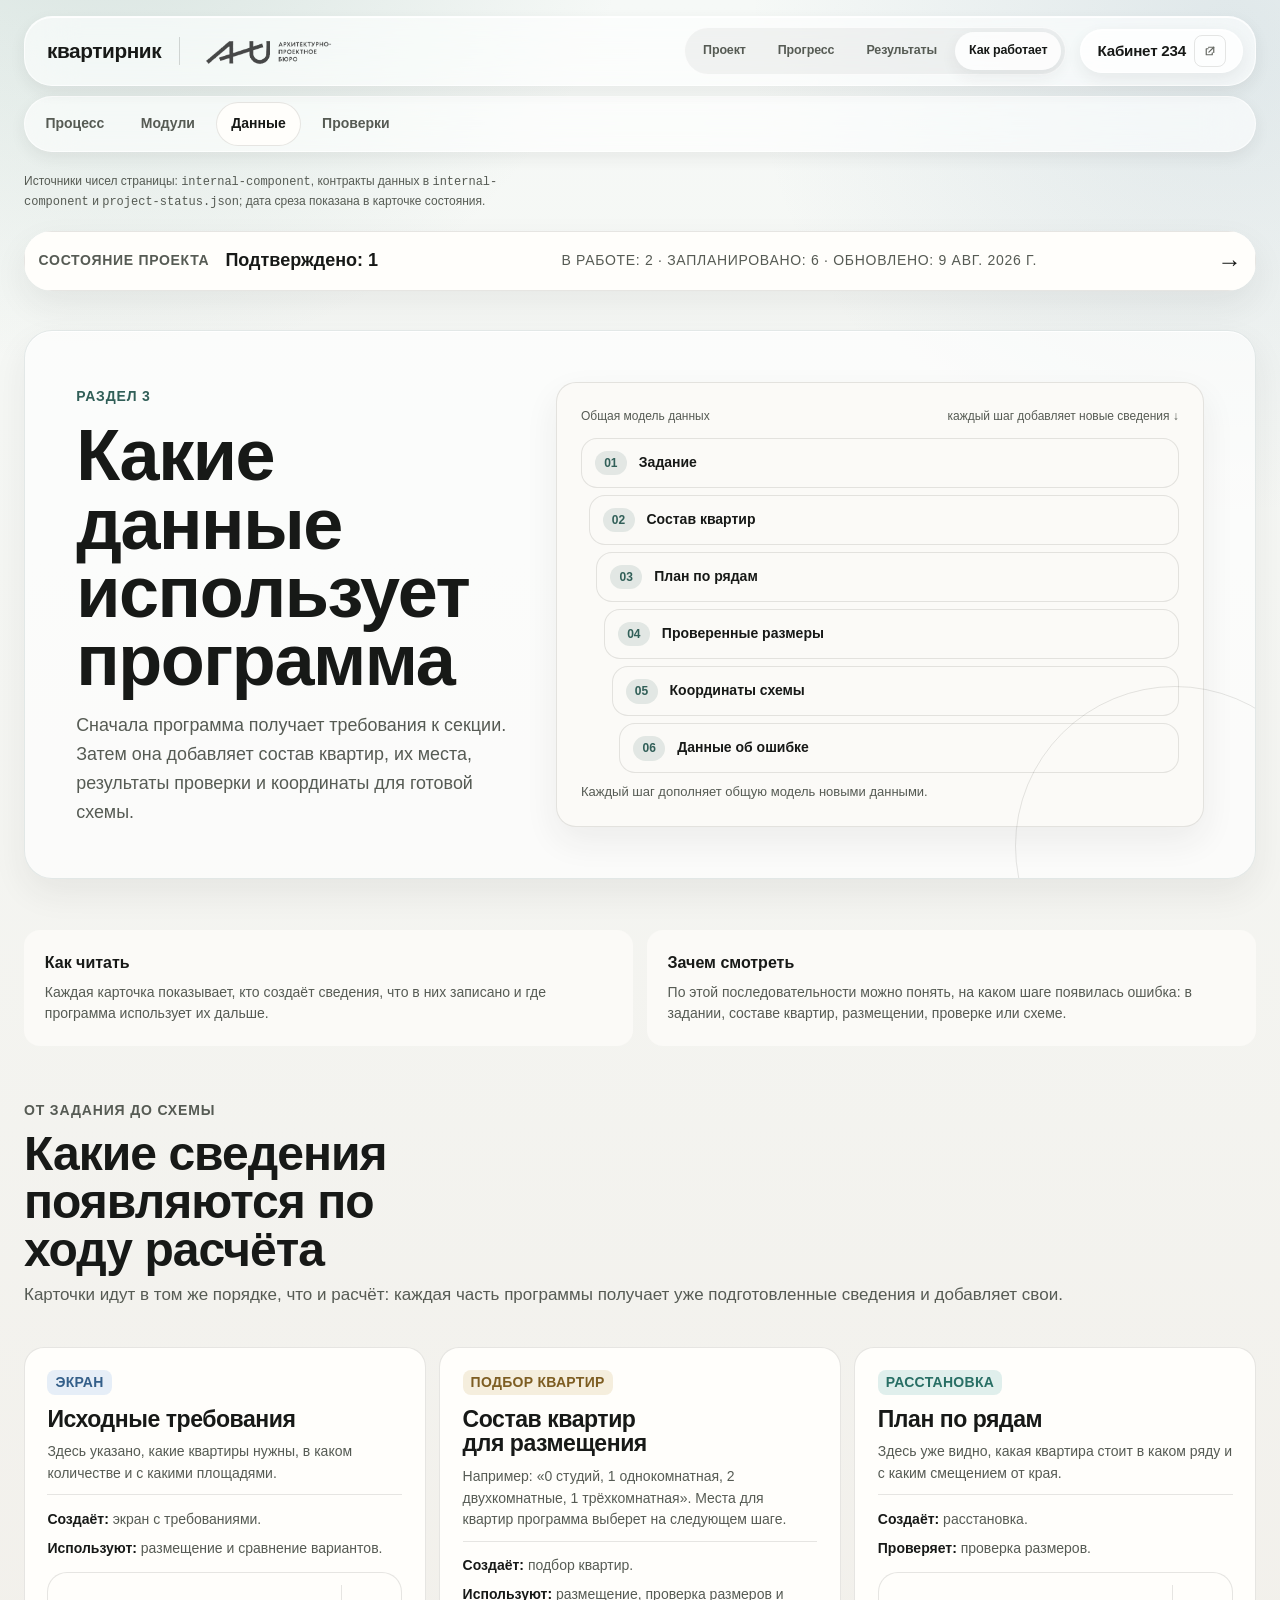
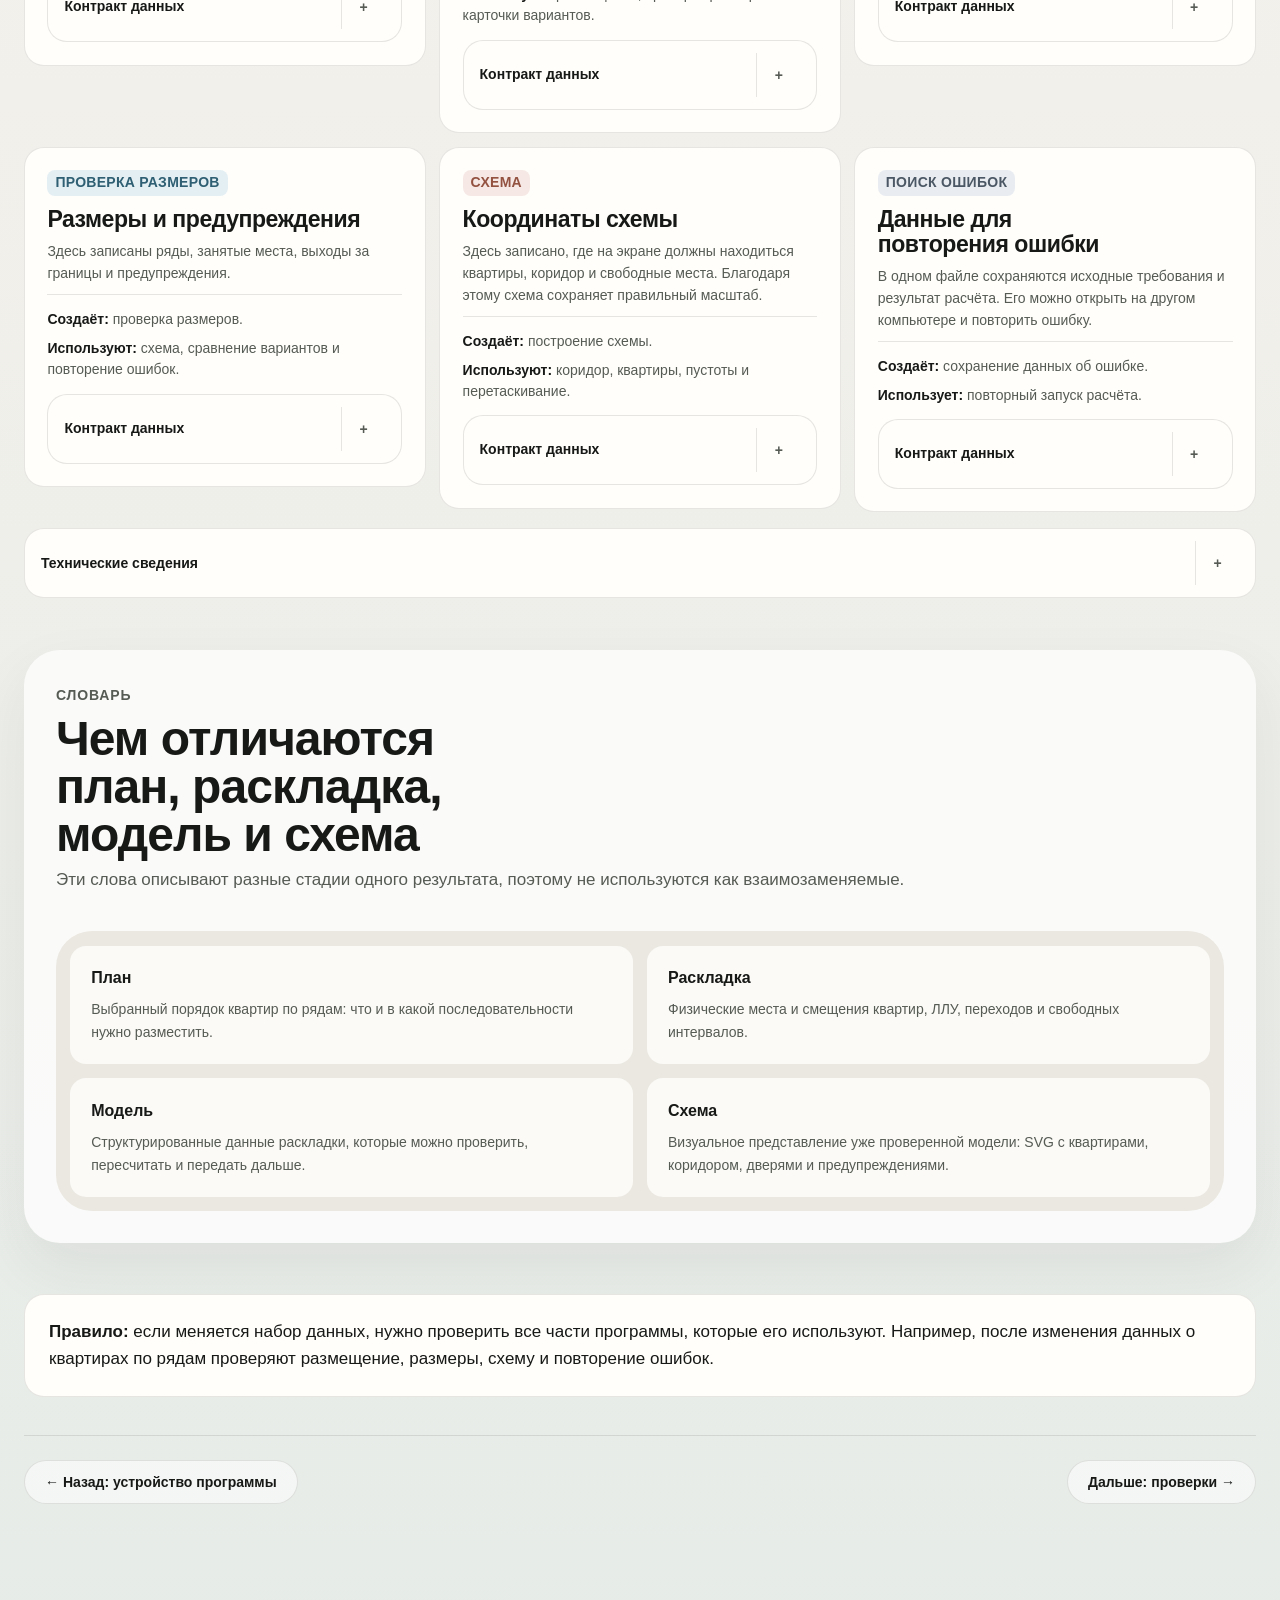
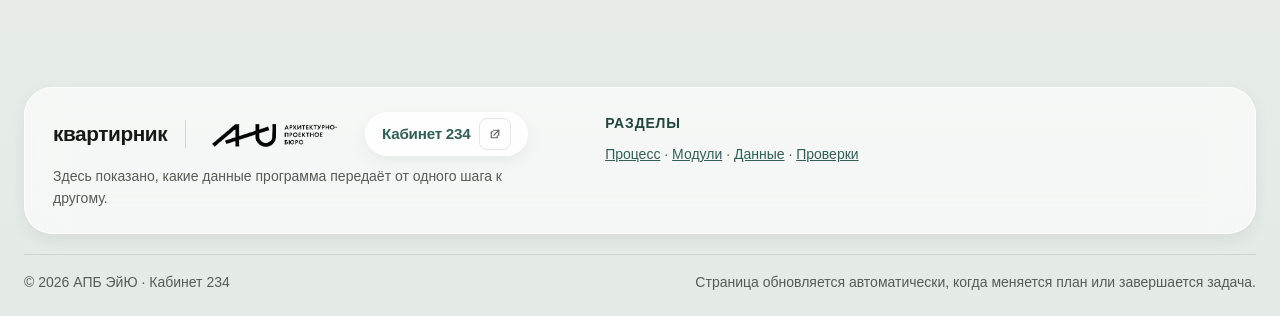
<file: program-flow/data.html>
<!doctype html>
<html lang="ru">
<head>
  <meta charset="utf-8">
  <meta name="viewport" content="width=device-width, initial-scale=1">
  <meta name="description" content="Словарь входных, промежуточных и выходных данных, которые использует «Квартирник».">
  <meta property="og:title" content="Квартирник — Какие данные использует программа">
  <meta property="og:description" content="Словарь входных, промежуточных и выходных данных, которые использует «Квартирник».">
  <meta property="og:type" content="website">
  <meta property="og:locale" content="ru_RU">
  <meta property="og:url" content="https://kvartirnik-au.ru/program-flow/data.html">
  <meta property="og:image" content="https://kvartirnik-au.ru/program-flow/branding/kvartirnik-icon-180.png?v=liquid-glass-1">
  <meta property="og:image:alt" content="Логотип проекта «Квартирник»">
  <title>Квартирник — Какие данные использует программа</title>
  <link rel="icon" type="image/png" sizes="64x64" href="branding/kvartirnik-icon-64.png?v=liquid-glass-1">
  <link rel="apple-touch-icon" sizes="180x180" href="branding/kvartirnik-icon-180.png?v=liquid-glass-1">
  <link rel="canonical" href="https://kvartirnik-au.ru/program-flow/data.html">
  <link rel="preload" as="fetch" href="motion-scenarios.json">
  <link rel="stylesheet" href="program-flow-data-html.d324d9ca8f01.css">
  <script type="module" src="nav-menu.js"></script>
  <script src="project-pulse.js" defer></script>
  <script src="motion-runtime.js" defer></script>
</head>
<body data-motion-route="data" data-public-number-scope data-public-number-source="#pageNumberSource" data-public-number-date="#projectPulseDate">
  <a class="skip-link" href="#mainContent">Перейти к содержанию</a>
  <header class="topbar">
    <div class="wrap nav">
      <a class="brand brand-logo" href="../" aria-label="На главную страницу квартирника">
        <strong>квартирник</strong>
        <span class="identity-divider" aria-hidden="true"></span>
        <span class="studio-signature" role="img" aria-label="АПБ ЭйЮ — архитектурно-проектное бюро">
          <img src="../program-flow/branding/au-apb-transparent.png" width="874" height="699" alt="" aria-hidden="true">
        </span>
      </a>
      <div class="nav-side">
        <details class="site-menu" open>
          <summary>Меню</summary>
          <nav class="links" aria-label="Основные разделы">
            <a href="../">Проект</a>
            <a href="roadmap.html#сейчас">Прогресс</a>
            <a href="index.html">Результаты</a>
            <a href="process.html" aria-current="location">Как работает</a>
          </nav>
        </details>
        <a class="cabinet-link ds-external" href="https://cab234-au.ru/" aria-label="Перейти на сайт Кабинет 234"><strong>Кабинет 234</strong><span class="cabinet-link__mark ds-external-mark" aria-hidden="true"><svg viewBox="0 0 16 16"><path d="M6 3h7v7"/><path d="M13 3 6.5 9.5"/><path d="M11 10.5V13H3V5h2.5"/></svg></span></a>
      </div>
    </div>
  </header>
  <nav class="section-nav wrap" aria-label="Разделы документации">
  <a href="process.html">Процесс</a>
  <a href="teams.html">Модули</a>
  <a href="data.html" aria-current="page">Данные</a>
  <a href="checks.html">Проверки</a>
</nav>
  <main class="wrap" id="mainContent" tabindex="-1" data-accent-system="editorial-marker">
    <p class="number-provenance" id="pageNumberSource">Источники чисел страницы: <code>internal-component</code>, контракты данных в <code>internal-component</code> и <code>project-status.json</code>; дата среза показана в карточке состояния.</p>
    <aside class="project-pulse-shell" data-project-pulse data-status-source="../data/project-status.json" data-status-href="roadmap.html" aria-label="Кратко о состоянии проекта" data-load-state="snapshot" data-snapshot-date="2026-08-09"><a class="project-pulse__link" href="roadmap.html" title="Снимок состояния от 9 августа 2026 г."><span class="project-pulse__kicker">Состояние проекта</span><span class="project-pulse__value"><b>Подтверждено: 1</b></span><span class="project-pulse__meta">в работе: 2 · запланировано: 6 · снимок: <time id="projectPulseDate" datetime="2026-08-09">9 августа 2026 г.</time></span><span class="project-pulse__arrow">→</span></a></aside>
    <section class="page-head section-hero">
      <div class="section-hero__copy">
        <span class="badge">Раздел 3</span>
        <h1>Какие данные использует программа</h1>
        <p class="lead">Сначала программа получает требования к секции. Затем она добавляет состав квартир, их места, результаты проверки и координаты для готовой схемы.</p>
      </div>
      <figure class="packet-stack section-hero__visual" data-visual-kind="data-stack">
        <div class="packet-stack__head"><span>Общая модель данных</span><span>каждый шаг добавляет новые сведения ↓</span></div>
        <ol class="packet-stack__list">
          <li class="packet-stack__item" style="--packet-index: 0"><span>01</span><strong>Задание</strong></li>
          <li class="packet-stack__item" style="--packet-index: 1"><span>02</span><strong>Состав квартир</strong></li>
          <li class="packet-stack__item" style="--packet-index: 2"><span>03</span><strong>План по рядам</strong></li>
          <li class="packet-stack__item" style="--packet-index: 3"><span>04</span><strong>Проверенные размеры</strong></li>
          <li class="packet-stack__item" style="--packet-index: 4"><span>05</span><strong>Координаты схемы</strong></li>
          <li class="packet-stack__item" style="--packet-index: 5"><span>06</span><strong>Данные об ошибке</strong></li>
        </ol>
        <figcaption>Каждый шаг дополняет общую модель новыми данными.</figcaption>
      </figure>
    </section>
    <section class="audience-brief">
      <div><b>Как читать</b><span>Каждая карточка показывает, кто создаёт сведения, что в них записано и где программа использует их дальше.</span></div>
      <div><b>Зачем смотреть</b><span>По этой последовательности можно понять, на каком шаге появилась ошибка: в задании, составе квартир, размещении, проверке или схеме.</span></div>
    </section>
    <section aria-labelledby="dataKindsTitle">
      <div class="section-head">
        <p class="eyebrow">От задания до схемы</p>
        <h2 id="dataKindsTitle">Какие сведения появляются по ходу расчёта</h2>
        <p>Карточки идут в том же порядке, что и расчёт: каждая часть программы получает уже подготовленные сведения и добавляет свои.</p>
      </div>
      <div class="object-grid">
      <article class="object" data-accent-panel><span class="role ds-tag" data-domain="ui">экран</span><h3>Исходные требования</h3><p>Здесь указано, какие квартиры нужны, в каком количестве и с какими площадями.</p><ul><li><b>Создаёт:</b> экран с требованиями.</li><li><b>Используют:</b> размещение и сравнение вариантов.</li></ul><details class="technical-details technical-details--compact ds-disclosure"><summary>Контракт данных</summary><div class="ds-disclosure-content"><dl class="ds-definition-list"><div class="ds-definition-row"><dt>Версия</dt><dd>Отдельной версии нет: это текущее задание формы.</dd></div><div class="ds-definition-row"><dt>Проверка</dt><dd>Тип, количество и диапазон площади приводятся к допустимому виду.</dd></div><div class="ds-definition-row"><dt>Инвариант</dt><dd>Обязательное количество квартир не бывает отрицательным.</dd></div><div class="ds-definition-row"><dt>Ошибка</dt><dd>Незаполненное обязательное поле остаётся на экране и не уходит в расчёт.</dd></div></dl></div></details></article>
      <article class="object"><span class="role ds-tag" data-domain="solver">подбор квартир</span><h3>Состав квартир для размещения</h3><p>Например: «0 студий, 1 однокомнатная, 2 двухкомнатные, 1 трёхкомнатная». Места для квартир программа выберет на следующем шаге.</p><ul><li><b>Создаёт:</b> подбор квартир.</li><li><b>Используют:</b> размещение, проверка размеров и карточки вариантов.</li></ul><details class="technical-details technical-details--compact ds-disclosure"><summary>Контракт данных</summary><div class="ds-disclosure-content"><dl class="ds-definition-list"><div class="ds-definition-row"><dt>Версия</dt><dd>Отдельной версии нет: порядок типов задаёт общий справочник квартир.</dd></div><div class="ds-definition-row"><dt>Проверка</dt><dd>Дробные, отрицательные и нечисловые количества приводятся к целым неотрицательным значениям.</dd></div><div class="ds-definition-row"><dt>Инвариант</dt><dd>Каждая позиция массива всегда относится к одному и тому же типу квартиры.</dd></div><div class="ds-definition-row"><dt>Ошибка</dt><dd>Недопустимое количество становится нулём, а не ломает следующий шаг.</dd></div></dl></div></details></article>
      <article class="object"><span class="role ds-tag" data-domain="planning">расстановка</span><h3>План по рядам</h3><p>Здесь уже видно, какая квартира стоит в каком ряду и с каким смещением от края.</p><ul><li><b>Создаёт:</b> расстановка.</li><li><b>Проверяет:</b> проверка размеров.</li></ul><details class="technical-details technical-details--compact ds-disclosure"><summary>Контракт данных</summary><div class="ds-disclosure-content"><dl class="ds-definition-list"><div class="ds-definition-row"><dt>Версия</dt><dd>Отдельной версии нет: план живёт внутри текущего расчёта.</dd></div><div class="ds-definition-row"><dt>Проверка</dt><dd>План сверяется с рядами выбранного типа секции.</dd></div><div class="ds-definition-row"><dt>Инвариант</dt><dd>Каждая квартира принадлежит одному ряду и имеет одно смещение от его начала.</dd></div><div class="ds-definition-row"><dt>Ошибка</dt><dd>Недопустимое перемещение отклоняется, прежний план сохраняется.</dd></div></dl></div></details></article>
      <article class="object"><span class="role ds-tag" data-domain="layout">проверка размеров</span><h3>Размеры и предупреждения</h3><p>Здесь записаны ряды, занятые места, выходы за границы и предупреждения.</p><ul><li><b>Создаёт:</b> проверка размеров.</li><li><b>Используют:</b> схема, сравнение вариантов и повторение ошибок.</li></ul><details class="technical-details technical-details--compact ds-disclosure"><summary>Контракт данных</summary><div class="ds-disclosure-content"><dl class="ds-definition-list"><div class="ds-definition-row"><dt>Версия</dt><dd>Отдельной версии нет: модель строится заново из плана.</dd></div><div class="ds-definition-row"><dt>Проверка</dt><dd>Сверяются границы рядов, занятые блоки, доступы и переполнение.</dd></div><div class="ds-definition-row"><dt>Инвариант</dt><dd>Квартира не может молча выйти за ряд или занять защищённую зону.</dd></div><div class="ds-definition-row"><dt>Ошибка</dt><dd>Проблема становится предупреждением или переполнением и остаётся видимой.</dd></div></dl></div></details></article>
      <article class="object"><span class="role ds-tag" data-domain="render">схема</span><h3>Координаты схемы</h3><p>Здесь записано, где на экране должны находиться квартиры, коридор и свободные места. Благодаря этому схема сохраняет правильный масштаб.</p><ul><li><b>Создаёт:</b> построение схемы.</li><li><b>Используют:</b> коридор, квартиры, пустоты и перетаскивание.</li></ul><details class="technical-details technical-details--compact ds-disclosure"><summary>Контракт данных</summary><div class="ds-disclosure-content"><dl class="ds-definition-list"><div class="ds-definition-row"><dt>Версия</dt><dd>Отдельной версии нет: координаты производятся из проверенной модели.</dd></div><div class="ds-definition-row"><dt>Проверка</dt><dd>Рамки рядов и элементов должны иметь конечные размеры и координаты.</dd></div><div class="ds-definition-row"><dt>Инвариант</dt><dd>Все элементы используют одну систему координат и один масштаб.</dd></div><div class="ds-definition-row"><dt>Ошибка</dt><dd>Элемент без допустимой рамки не рисуется как достоверная часть схемы.</dd></div></dl></div></details></article>
      <article class="object"><span class="role ds-tag" data-domain="debug">поиск ошибок</span><h3>Данные для повторения ошибки</h3><p>В одном файле сохраняются исходные требования и результат расчёта. Его можно открыть на другом компьютере и повторить ошибку.</p><ul><li><b>Создаёт:</b> сохранение данных об ошибке.</li><li><b>Использует:</b> повторный запуск расчёта.</li></ul><details class="technical-details technical-details--compact ds-disclosure"><summary>Контракт данных</summary><div class="ds-disclosure-content"><dl class="ds-definition-list"><div class="ds-definition-row"><dt>Версия</dt><dd><code>schemaVersion: 2</code>.</dd></div><div class="ds-definition-row"><dt>Проверка</dt><dd>При открытии проверяются структура файла и смысловые связи между его частями.</dd></div><div class="ds-definition-row"><dt>Инвариант</dt><dd>Количество квартир в выбранном составе совпадает с квартирами по рядам.</dd></div><div class="ds-definition-row"><dt>Ошибка</dt><dd>Файл другой версии или с нарушенной связью отклоняется с объяснением.</dd></div></dl></div></details></article>
      </div>
    </section>
    <details class="technical-details ds-disclosure">
      <summary>Технические сведения</summary><div class="ds-disclosure-content">
      <dl class="ds-definition-list">
        <div class="ds-definition-row"><dt>Исходные требования</dt><dd><code>requirements</code></dd></div>
        <div class="ds-definition-row"><dt>Состав квартир</dt><dd><code>Solution</code></dd></div>
        <div class="ds-definition-row"><dt>План по рядам</dt><dd><code>manualRows</code></dd></div>
        <div class="ds-definition-row"><dt>Проверенные размеры</dt><dd><code>layout rows</code></dd></div>
        <div class="ds-definition-row"><dt>Координаты схемы</dt><dd><code>RowFrame</code></dd></div>
        <div class="ds-definition-row"><dt>Данные об ошибке</dt><dd><code>DebugSnapshot</code></dd></div>
      </dl>
    </div></details>
    <section class="data-glossary" aria-labelledby="glossaryTitle">
      <div class="section-head">
        <p class="eyebrow">Словарь</p>
        <h2 id="glossaryTitle">Чем отличаются план, раскладка, модель и схема</h2>
        <p>Эти слова описывают разные стадии одного результата, поэтому не используются как взаимозаменяемые.</p>
      </div>
      <dl>
        <div><dt>План</dt><dd>Выбранный порядок квартир по рядам: что и в какой последовательности нужно разместить.</dd></div>
        <div><dt>Раскладка</dt><dd>Физические места и смещения квартир, ЛЛУ, переходов и свободных интервалов.</dd></div>
        <div><dt>Модель</dt><dd>Структурированные данные раскладки, которые можно проверить, пересчитать и передать дальше.</dd></div>
        <div><dt>Схема</dt><dd>Визуальное представление уже проверенной модели: SVG с квартирами, коридором, дверями и предупреждениями.</dd></div>
      </dl>
    </section>
    <section class="example">
      <p><b>Правило:</b> если меняется набор данных, нужно проверить все части программы, которые его используют. Например, после изменения данных о квартирах по рядам проверяют размещение, размеры, схему и повторение ошибок.</p>
    </section>
    <nav class="ds-page-navigation" aria-label="Соседние страницы"><a class="ds-button ds-button--quiet ds-page-navigation-link" data-direction="previous" href="teams.html">← Назад: устройство программы</a><a class="ds-button ds-button--quiet ds-page-navigation-link" data-direction="next" href="checks.html">Дальше: проверки →</a></nav>
  </main>
  <footer>
    <div class="wrap manager-footer">
      <div class="manager-footer__brand">
        <div class="manager-footer__marks">
        <a class="brand brand-logo manager-footer__brandmark" href="../" aria-label="На главную страницу квартирника">
          <strong>квартирник</strong>
          <span class="identity-divider" aria-hidden="true"></span>
          <span class="studio-signature studio-signature--footer" role="img" aria-label="АПБ ЭйЮ — архитектурно-проектное бюро">
            <img src="../program-flow/branding/au-apb-transparent.png" width="874" height="699" alt="" aria-hidden="true">
          </span>
        </a>
          <a class="cabinet-link cabinet-link--footer ds-external" href="https://cab234-au.ru/" aria-label="Перейти на сайт Кабинет 234"><strong>Кабинет 234</strong><span class="cabinet-link__mark ds-external-mark" aria-hidden="true"><svg viewBox="0 0 16 16"><path d="M6 3h7v7"/><path d="M13 3 6.5 9.5"/><path d="M11 10.5V13H3V5h2.5"/></svg></span></a>
        </div>
        <p class="manager-footer__tagline">Здесь показано, какие данные программа передаёт от одного шага к другому.</p>
      </div>
      <div class="manager-footer__links">
        <span class="micro">Разделы</span>
        <p><a href="process.html">Процесс</a> · <a href="teams.html">Модули</a> · <a href="data.html">Данные</a> · <a href="checks.html">Проверки</a></p>
      </div>
      
    </div>
    <div class="wrap manager-footer__legal">
      <span>© 2026 АПБ ЭйЮ · Кабинет 234</span>
      <span>Страница обновляется автоматически, когда меняется план или завершается задача.</span>
    </div>
  </footer>
</body>
</html>
</file>
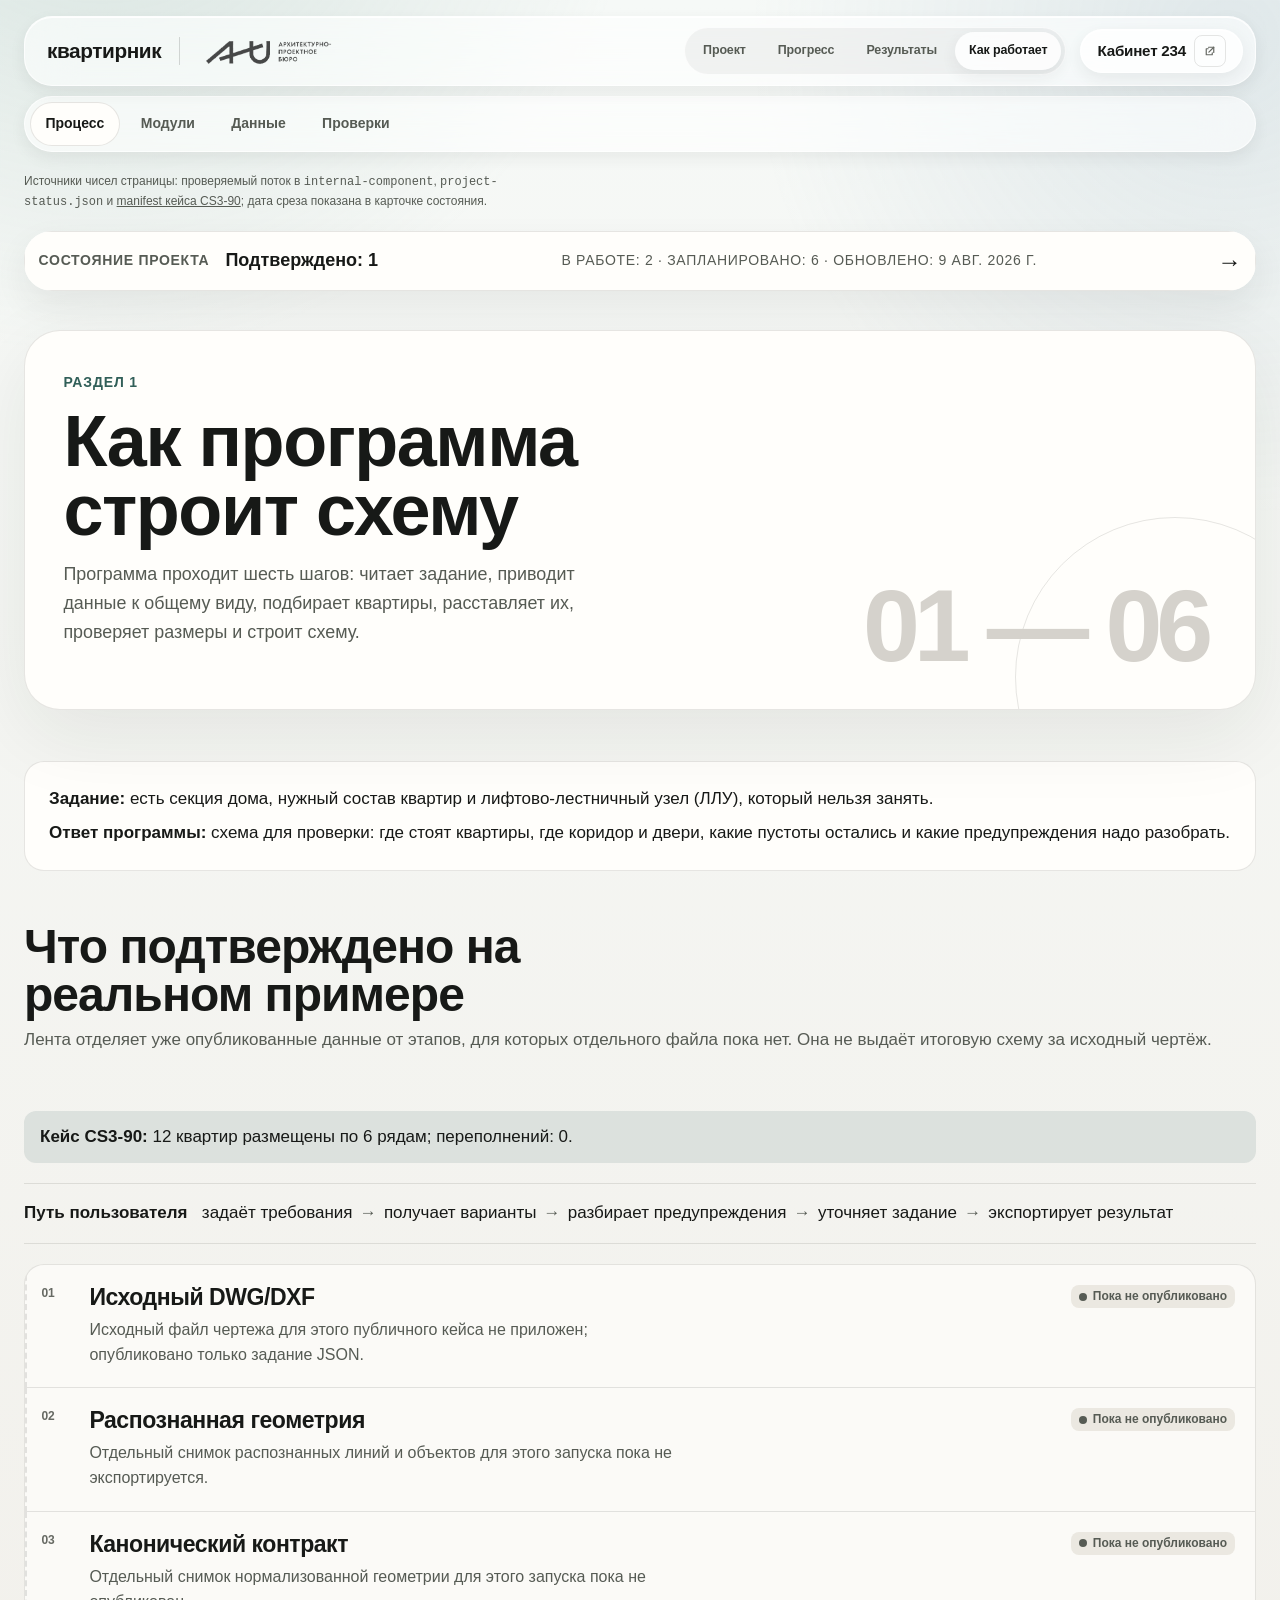
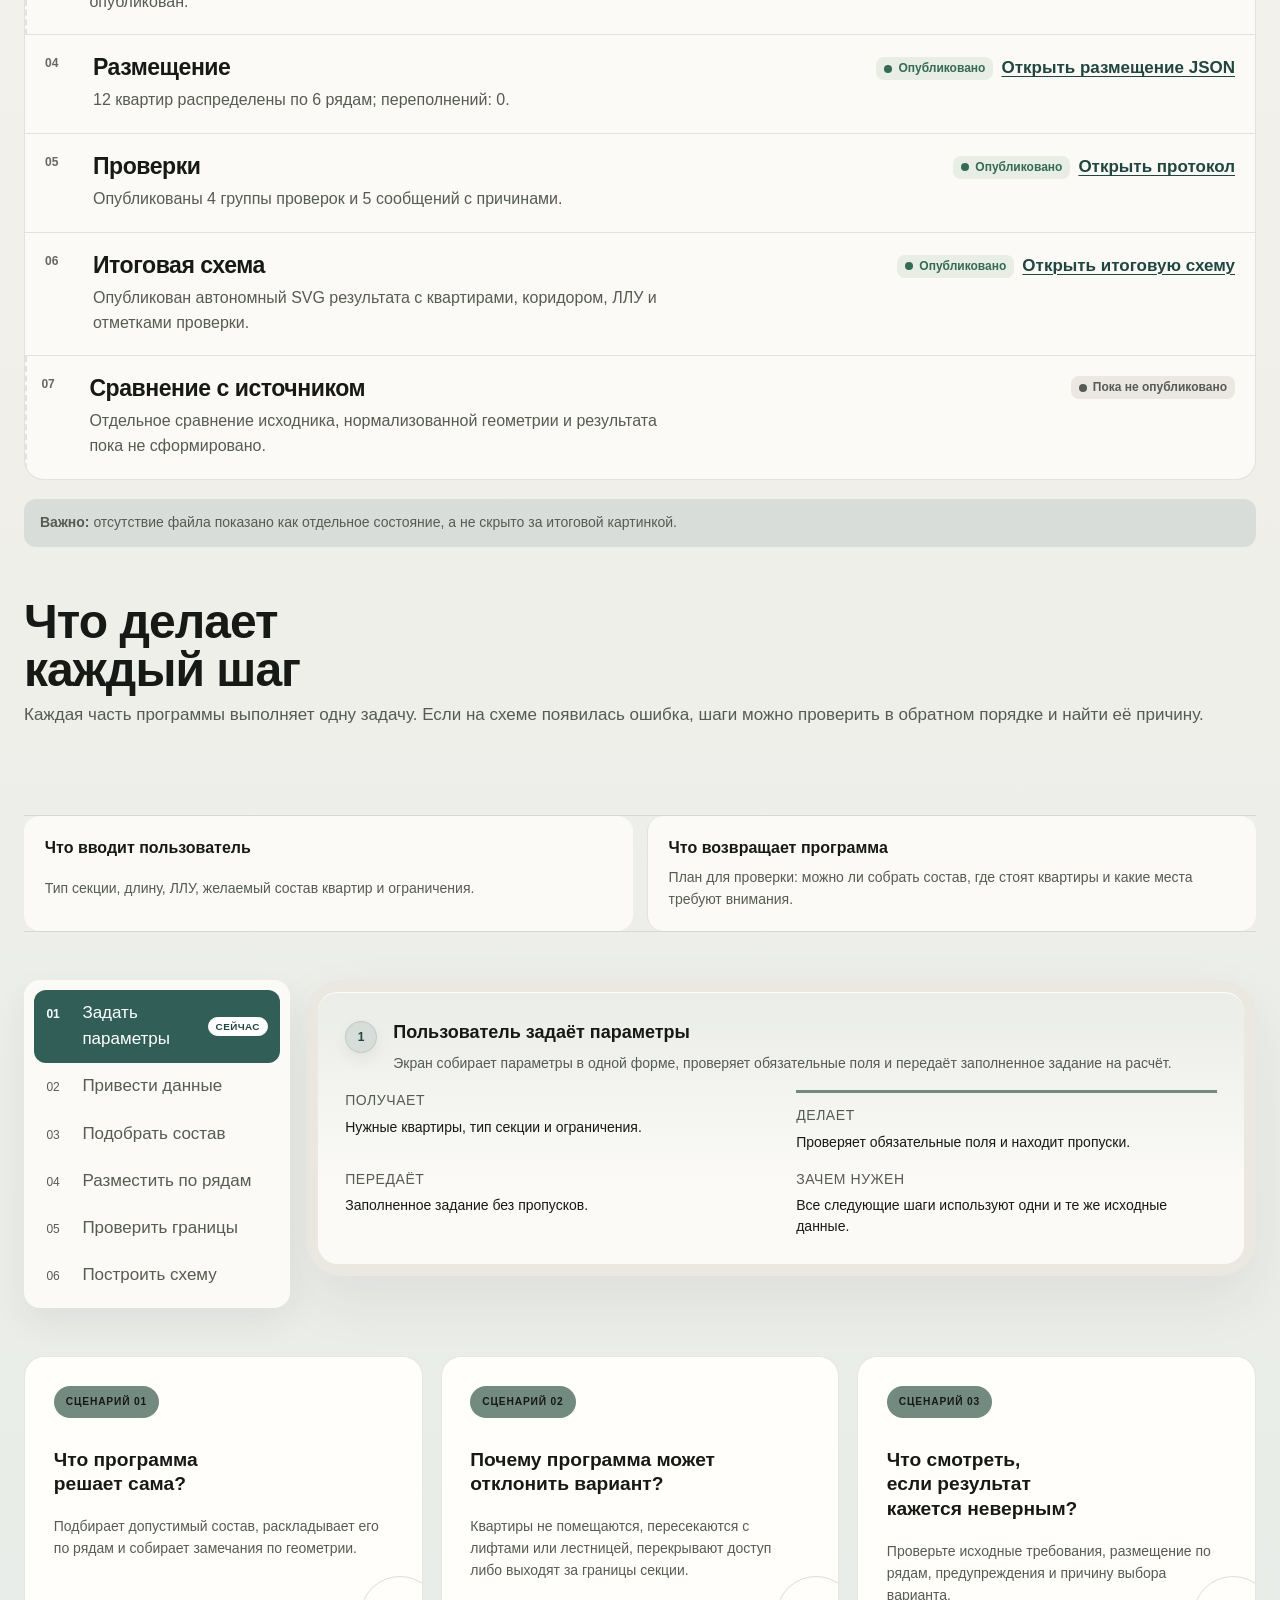
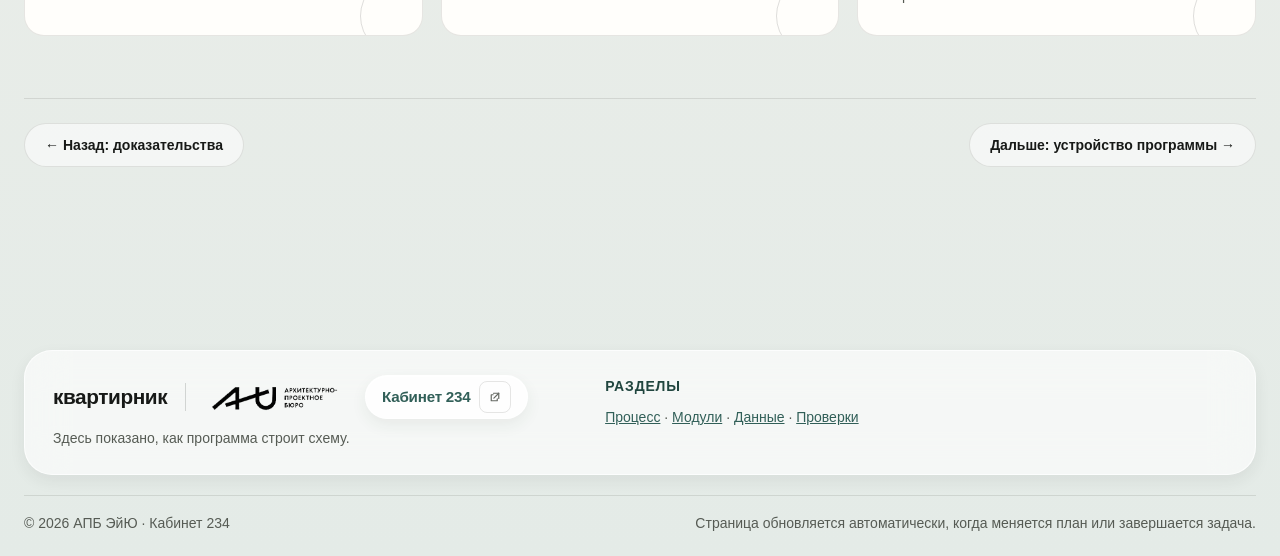
<file: program-flow/process.html>
<!doctype html>
<html lang="ru">
<head>
  <meta charset="utf-8">
  <meta name="viewport" content="width=device-width, initial-scale=1">
  <meta name="description" content="Шесть шагов, по которым «Квартирник» превращает исходные данные секции в проверенную схему.">
  <meta property="og:title" content="Квартирник — Как программа строит схему">
  <meta property="og:description" content="Шесть шагов, по которым «Квартирник» превращает исходные данные секции в проверенную схему.">
  <meta property="og:type" content="website">
  <meta property="og:locale" content="ru_RU">
  <meta property="og:url" content="https://kvartirnik-au.ru/program-flow/process.html">
  <meta property="og:image" content="https://kvartirnik-au.ru/program-flow/branding/kvartirnik-icon-180.png?v=liquid-glass-1">
  <meta property="og:image:alt" content="Логотип проекта «Квартирник»">
  <title>Квартирник — Как программа строит схему</title>
  <link rel="icon" type="image/png" sizes="64x64" href="branding/kvartirnik-icon-64.png?v=liquid-glass-1">
  <link rel="apple-touch-icon" sizes="180x180" href="branding/kvartirnik-icon-180.png?v=liquid-glass-1">
  <link rel="canonical" href="https://kvartirnik-au.ru/program-flow/process.html">
  <link rel="preload" as="fetch" href="motion-scenarios.json">
  <link rel="stylesheet" href="program-flow-process-html.e6a493069b4e.css">
  <script type="module" src="nav-menu.js"></script>
  <script type="module" src="process-route.js"></script>
  <script src="project-pulse.js" defer></script>
  <script src="motion-runtime.js" defer></script>
</head>
<body data-motion-route="process" data-public-number-scope data-public-number-source="#pageNumberSource" data-public-number-date="#projectPulseDate">
  <a class="skip-link" href="#mainContent">Перейти к содержанию</a>
  <header class="topbar">
    <div class="wrap nav">
      <a class="brand brand-logo" href="../" aria-label="На главную страницу квартирника">
        <strong>квартирник</strong>
        <span class="identity-divider" aria-hidden="true"></span>
        <span class="studio-signature" role="img" aria-label="АПБ ЭйЮ — архитектурно-проектное бюро">
          <img src="../program-flow/branding/au-apb-transparent.png" width="874" height="699" alt="" aria-hidden="true">
        </span>
      </a>
      <div class="nav-side">
        <details class="site-menu" open>
          <summary>Меню</summary>
          <nav class="links" aria-label="Основные разделы">
            <a href="../">Проект</a>
            <a href="roadmap.html#сейчас">Прогресс</a>
            <a href="index.html">Результаты</a>
            <a href="process.html" aria-current="page">Как работает</a>
          </nav>
        </details>
        <a class="cabinet-link ds-external" href="https://cab234-au.ru/" aria-label="Перейти на сайт Кабинет 234"><strong>Кабинет 234</strong><span class="cabinet-link__mark ds-external-mark" aria-hidden="true"><svg viewBox="0 0 16 16"><path d="M6 3h7v7"/><path d="M13 3 6.5 9.5"/><path d="M11 10.5V13H3V5h2.5"/></svg></span></a>
      </div>
    </div>
  </header>
  <nav class="section-nav wrap" aria-label="Разделы документации">
  <a href="process.html" aria-current="page">Процесс</a>
  <a href="teams.html">Модули</a>
  <a href="data.html">Данные</a>
  <a href="checks.html">Проверки</a>
</nav>
  <main class="wrap" id="mainContent" tabindex="-1" data-accent-system="editorial-marker">
    <p class="number-provenance" id="pageNumberSource">Источники чисел страницы: проверяемый поток в <code>internal-component</code>, <code>project-status.json</code> и <a href="output/cs3-90-requirements.manifest.json">manifest кейса CS3-90</a>; дата среза показана в карточке состояния.</p>
    <aside class="project-pulse-shell" data-project-pulse data-status-source="../data/project-status.json" data-status-href="roadmap.html" aria-label="Кратко о состоянии проекта" data-load-state="snapshot" data-snapshot-date="2026-08-09"><a class="project-pulse__link" href="roadmap.html" title="Снимок состояния от 9 августа 2026 г."><span class="project-pulse__kicker">Состояние проекта</span><span class="project-pulse__value"><b>Подтверждено: 1</b></span><span class="project-pulse__meta">в работе: 2 · запланировано: 6 · снимок: <time id="projectPulseDate" datetime="2026-08-09">9 августа 2026 г.</time></span><span class="project-pulse__arrow">→</span></a></aside>
    <section class="process-intro">
      <div class="process-copy">
      <span class="badge">Раздел 1</span>
      <h1>Как программа строит схему</h1>
      <p class="lead">Программа проходит шесть шагов: читает задание, приводит данные к общему виду, подбирает квартиры, расставляет их, проверяет размеры и строит схему.</p>
      </div>
    </section>
    <section class="example project-brief">
      <p><b>Задание:</b> есть секция дома, нужный состав квартир и лифтово-лестничный узел (ЛЛУ), который нельзя занять.</p>
      <p><b>Ответ программы:</b> схема для проверки: где стоят квартиры, где коридор и двери, какие пустоты остались и какие предупреждения надо разобрать.</p>
    </section>
    <section class="evidence-journey" aria-labelledby="evidenceJourneyTitle">
      <div class="section-head">
        <h2 id="evidenceJourneyTitle">Что подтверждено на реальном примере</h2>
        <p>Лента отделяет уже опубликованные данные от этапов, для которых отдельного файла пока нет. Она не выдаёт итоговую схему за исходный чертёж.</p>
      </div>
      <p class="pipeline-summary" id="pipelineCaseSummary"><strong>Кейс CS3-90:</strong> 12 квартир размещены по 6 рядам; переполнений: 0.</p>
      <div class="user-route">
        <strong>Путь пользователя</strong>
        <ol aria-label="Пять действий пользователя">
          <li>задаёт требования</li>
          <li>получает варианты</li>
          <li>разбирает предупреждения</li>
          <li>уточняет задание</li>
          <li>экспортирует результат</li>
        </ol>
      </div>
      <ol class="evidence-pipeline ds-record-list" id="evidencePipeline" data-visual-kind="evidence-pipeline"><li class="ds-record" data-stage-id="dwg" data-state="not-published"><span class="pipeline-index ds-record-index">01</span><div class="ds-record-main"><h3>Исходный DWG/DXF</h3><p>Исходный файл чертежа для этого публичного кейса не приложен; опубликовано только задание JSON.</p></div><div class="pipeline-output ds-record-aside"><strong class="pipeline-state ds-status">Пока не опубликовано</strong></div></li><li class="ds-record" data-stage-id="parsed" data-state="not-published"><span class="pipeline-index ds-record-index">02</span><div class="ds-record-main"><h3>Распознанная геометрия</h3><p>Отдельный снимок распознанных линий и объектов для этого запуска пока не экспортируется.</p></div><div class="pipeline-output ds-record-aside"><strong class="pipeline-state ds-status">Пока не опубликовано</strong></div></li><li class="ds-record" data-stage-id="canonical" data-state="not-published"><span class="pipeline-index ds-record-index">03</span><div class="ds-record-main"><h3>Канонический контракт</h3><p>Отдельный снимок нормализованной геометрии для этого запуска пока не опубликован.</p></div><div class="pipeline-output ds-record-aside"><strong class="pipeline-state ds-status">Пока не опубликовано</strong></div></li><li class="ds-record" data-stage-id="placed" data-state="published"><span class="pipeline-index ds-record-index">04</span><div class="ds-record-main"><h3>Размещение</h3><p>12 квартир распределены по 6 рядам; переполнений: 0.</p></div><div class="pipeline-output ds-record-aside"><strong class="pipeline-state ds-status" data-tone="positive">Опубликовано</strong><a class="ds-link" href="output/cs3-90-requirements.placement.json">Открыть размещение JSON</a></div></li><li class="ds-record" data-stage-id="checked" data-state="published"><span class="pipeline-index ds-record-index">05</span><div class="ds-record-main"><h3>Проверки</h3><p>Опубликованы 4 группы проверок и 5 сообщений с причинами.</p></div><div class="pipeline-output ds-record-aside"><strong class="pipeline-state ds-status" data-tone="positive">Опубликовано</strong><a class="ds-link" href="output/cs3-90-requirements.manifest.json">Открыть протокол</a></div></li><li class="ds-record" data-stage-id="rendered" data-state="published"><span class="pipeline-index ds-record-index">06</span><div class="ds-record-main"><h3>Итоговая схема</h3><p>Опубликован автономный SVG результата с квартирами, коридором, ЛЛУ и отметками проверки.</p></div><div class="pipeline-output ds-record-aside"><strong class="pipeline-state ds-status" data-tone="positive">Опубликовано</strong><a class="ds-link" href="output/cs3-90-requirements.svg">Открыть итоговую схему</a></div></li><li class="ds-record" data-stage-id="diff" data-state="not-published"><span class="pipeline-index ds-record-index">07</span><div class="ds-record-main"><h3>Сравнение с источником</h3><p>Отдельное сравнение исходника, нормализованной геометрии и результата пока не сформировано.</p></div><div class="pipeline-output ds-record-aside"><strong class="pipeline-state ds-status">Пока не опубликовано</strong></div></li></ol>
      <p class="pipeline-legend"><strong>Важно:</strong> отсутствие файла показано как отдельное состояние, а не скрыто за итоговой картинкой.</p>
    </section>
    <section class="conveyor">
      <div class="section-head">
        <h2>Что делает каждый шаг</h2>
        <p>Каждая часть программы выполняет одну задачу. Если на схеме появилась ошибка, шаги можно проверить в обратном порядке и найти её причину.</p>
      </div>
      <div class="audience-brief">
        <div><b>Что вводит пользователь</b><span>Тип секции, длину, ЛЛУ, желаемый состав квартир и ограничения.</span></div>
        <div><b>Что возвращает программа</b><span>План для проверки: можно ли собрать состав, где стоят квартиры и какие места требуют внимания.</span></div>
      </div>
      <div class="process-stage">
        <nav class="process-route" data-visual-kind="calculation-route" aria-label="Шесть шагов расчёта">
          <ol>
            <li><a href="#шаг-1"><b>01</b><span>Задать параметры</span></a></li>
            <li><a href="#шаг-2"><b>02</b><span>Привести данные</span></a></li>
            <li><a href="#шаг-3"><b>03</b><span>Подобрать состав</span></a></li>
            <li><a href="#шаг-4"><b>04</b><span>Разместить по рядам</span></a></li>
            <li><a href="#шаг-5"><b>05</b><span>Проверить границы</span></a></li>
            <li><a href="#шаг-6"><b>06</b><span>Построить схему</span></a></li>
          </ol>
        </nav>
        <div class="conveyor-steps">
        <details class="conveyor-step" id="шаг-1" data-accent-panel open>
          <summary class="conveyor-step__summary"><span class="step-no ds-medallion ds-medallion--sm">1</span><span><strong>Пользователь задаёт параметры</strong><small>Экран собирает параметры в одной форме, проверяет обязательные поля и передаёт заполненное задание на расчёт.</small></span></summary>
          <div class="conveyor-points">
            <div><b>Получает</b><span>Нужные квартиры, тип секции и ограничения.</span></div>
            <div><b>Делает</b><span>Проверяет обязательные поля и находит пропуски.</span></div>
            <div><b>Передаёт</b><span>Заполненное задание без пропусков.</span></div>
            <div><b>Зачем нужен</b><span>Все следующие шаги используют одни и те же исходные данные.</span></div>
          </div>
        </details>
        <details class="conveyor-step" id="шаг-2" data-accent-panel>
          <summary class="conveyor-step__summary"><span class="step-no ds-medallion ds-medallion--sm">2</span><span><strong>Программа приводит данные к общему виду</strong><small>Названия, единицы измерения и типы квартир приводятся к правилам, которые одинаково понимают все следующие шаги.</small></span></summary>
          <div class="conveyor-points">
            <div><b>Получает</b><span>Текстовые и числовые требования.</span></div>
            <div><b>Делает</b><span>Переводит их в правила и единицы программы.</span></div>
            <div><b>Передаёт</b><span>Одинаковые названия и единицы измерения.</span></div>
            <div><b>Зачем нужен</b><span>Устраняет разные толкования одного требования.</span></div>
          </div>
        </details>
        <details class="conveyor-step" id="шаг-3" data-accent-panel>
          <summary class="conveyor-step__summary"><span class="step-no ds-medallion ds-medallion--sm">3</span><span><strong>Программа подбирает состав квартир</strong><small>Она определяет, какие квартиры подходят по требованиям и сколько квартир каждого типа стоит разместить.</small></span></summary>
          <div class="conveyor-points">
            <div><b>Получает</b><span>Правила, каталог квартир и ограничения.</span></div>
            <div><b>Делает</b><span>Определяет количество квартир каждого типа.</span></div>
            <div><b>Передаёт</b><span>Состав квартир для размещения.</span></div>
            <div><b>Зачем нужен</b><span>Отбрасывает сочетания, которые заведомо не помещаются.</span></div>
          </div>
        </details>
        <details class="conveyor-step" id="шаг-4" data-accent-panel>
          <summary class="conveyor-step__summary"><span class="step-no ds-medallion ds-medallion--sm">4</span><span><strong>Программа размещает квартиры по рядам</strong><small>Для каждой квартиры расстановка выбирает ряд, порядок и смещение от края.</small></span></summary>
          <div class="conveyor-points">
            <div><b>Получает</b><span>Состав квартир и доступные ряды.</span></div>
            <div><b>Делает</b><span>Выбирает место для каждой квартиры.</span></div>
            <div><b>Передаёт</b><span>Черновой план размещения по рядам.</span></div>
            <div><b>Зачем нужен</b><span>Готовит план для проверки размеров и пересечений.</span></div>
          </div>
        </details>
        <details class="conveyor-step" id="шаг-5" data-accent-panel>
          <summary class="conveyor-step__summary"><span class="step-no ds-medallion ds-medallion--sm">5</span><span><strong>Программа проверяет размеры и границы</strong><small>Она ищет пересечения с лифтами, лестницей и переходами, проверяет доступы, пустоты и выходы за границы секции. Полную зону лифтов и лестницы пока проверяет специалист.</small></span></summary>
          <div class="conveyor-points">
            <div><b>Получает</b><span>Черновой план и геометрию секции.</span></div>
            <div><b>Делает</b><span>Решает, можно ли показать план или его нужно отклонить.</span></div>
            <div><b>Передаёт</b><span>Проверенный план, предупреждения или объяснение отказа.</span></div>
            <div><b>Зачем нужен</b><span>Находит проблемы до обсуждения варианта.</span></div>
          </div>
        </details>
        <details class="conveyor-step" id="шаг-6" data-accent-panel>
          <summary class="conveyor-step__summary"><span class="step-no ds-medallion ds-medallion--sm">6</span><span><strong>Программа строит итоговую схему</strong><small>На схеме показаны проверенный план, размеры и предупреждения. Выбор варианта сделан на предыдущих шагах.</small></span></summary>
          <div class="conveyor-points">
            <div><b>Получает</b><span>Проверенный план с замечаниями.</span></div>
            <div><b>Делает</b><span>Размещает на схеме элементы и предупреждения.</span></div>
            <div><b>Передаёт</b><span>Схему для просмотра и обсуждения.</span></div>
            <div><b>Зачем нужен</b><span>Показывает план и места, которые требуют внимания.</span></div>
          </div>
        </details>
        </div>
      </div>
      <div class="audience-summary">
        <article class="audience-answer"><b>Что программа решает сама?</b><span>Подбирает допустимый состав, раскладывает его по рядам и собирает замечания по геометрии.</span></article>
        <article class="audience-answer"><b>Почему программа может отклонить вариант?</b><span>Квартиры не помещаются, пересекаются с лифтами или лестницей, перекрывают доступ либо выходят за границы секции.</span></article>
        <article class="audience-answer"><b>Что смотреть, если результат кажется неверным?</b><span>Проверьте исходные требования, размещение по рядам, предупреждения и причину выбора варианта.</span></article>
      </div>
    </section>
    <nav class="ds-page-navigation" aria-label="Соседние страницы"><a class="ds-button ds-button--quiet ds-page-navigation-link" data-direction="previous" href="index.html">← Назад: доказательства</a><a class="ds-button ds-button--quiet ds-page-navigation-link" data-direction="next" href="teams.html">Дальше: устройство программы →</a></nav>
  </main>
  <footer>
    <div class="wrap manager-footer">
      <div class="manager-footer__brand">
        <div class="manager-footer__marks">
        <a class="brand brand-logo manager-footer__brandmark" href="../" aria-label="На главную страницу квартирника">
          <strong>квартирник</strong>
          <span class="identity-divider" aria-hidden="true"></span>
          <span class="studio-signature studio-signature--footer" role="img" aria-label="АПБ ЭйЮ — архитектурно-проектное бюро">
            <img src="../program-flow/branding/au-apb-transparent.png" width="874" height="699" alt="" aria-hidden="true">
          </span>
        </a>
          <a class="cabinet-link cabinet-link--footer ds-external" href="https://cab234-au.ru/" aria-label="Перейти на сайт Кабинет 234"><strong>Кабинет 234</strong><span class="cabinet-link__mark ds-external-mark" aria-hidden="true"><svg viewBox="0 0 16 16"><path d="M6 3h7v7"/><path d="M13 3 6.5 9.5"/><path d="M11 10.5V13H3V5h2.5"/></svg></span></a>
        </div>
        <p class="manager-footer__tagline">Здесь показано, как программа строит схему.</p>
      </div>
      <div class="manager-footer__links">
        <span class="micro">Разделы</span>
        <p><a href="process.html">Процесс</a> · <a href="teams.html">Модули</a> · <a href="data.html">Данные</a> · <a href="checks.html">Проверки</a></p>
      </div>
      
    </div>
    <div class="wrap manager-footer__legal">
      <span>© 2026 АПБ ЭйЮ · Кабинет 234</span>
      <span>Страница обновляется автоматически, когда меняется план или завершается задача.</span>
    </div>
  </footer>
</body>
</html>
</file>
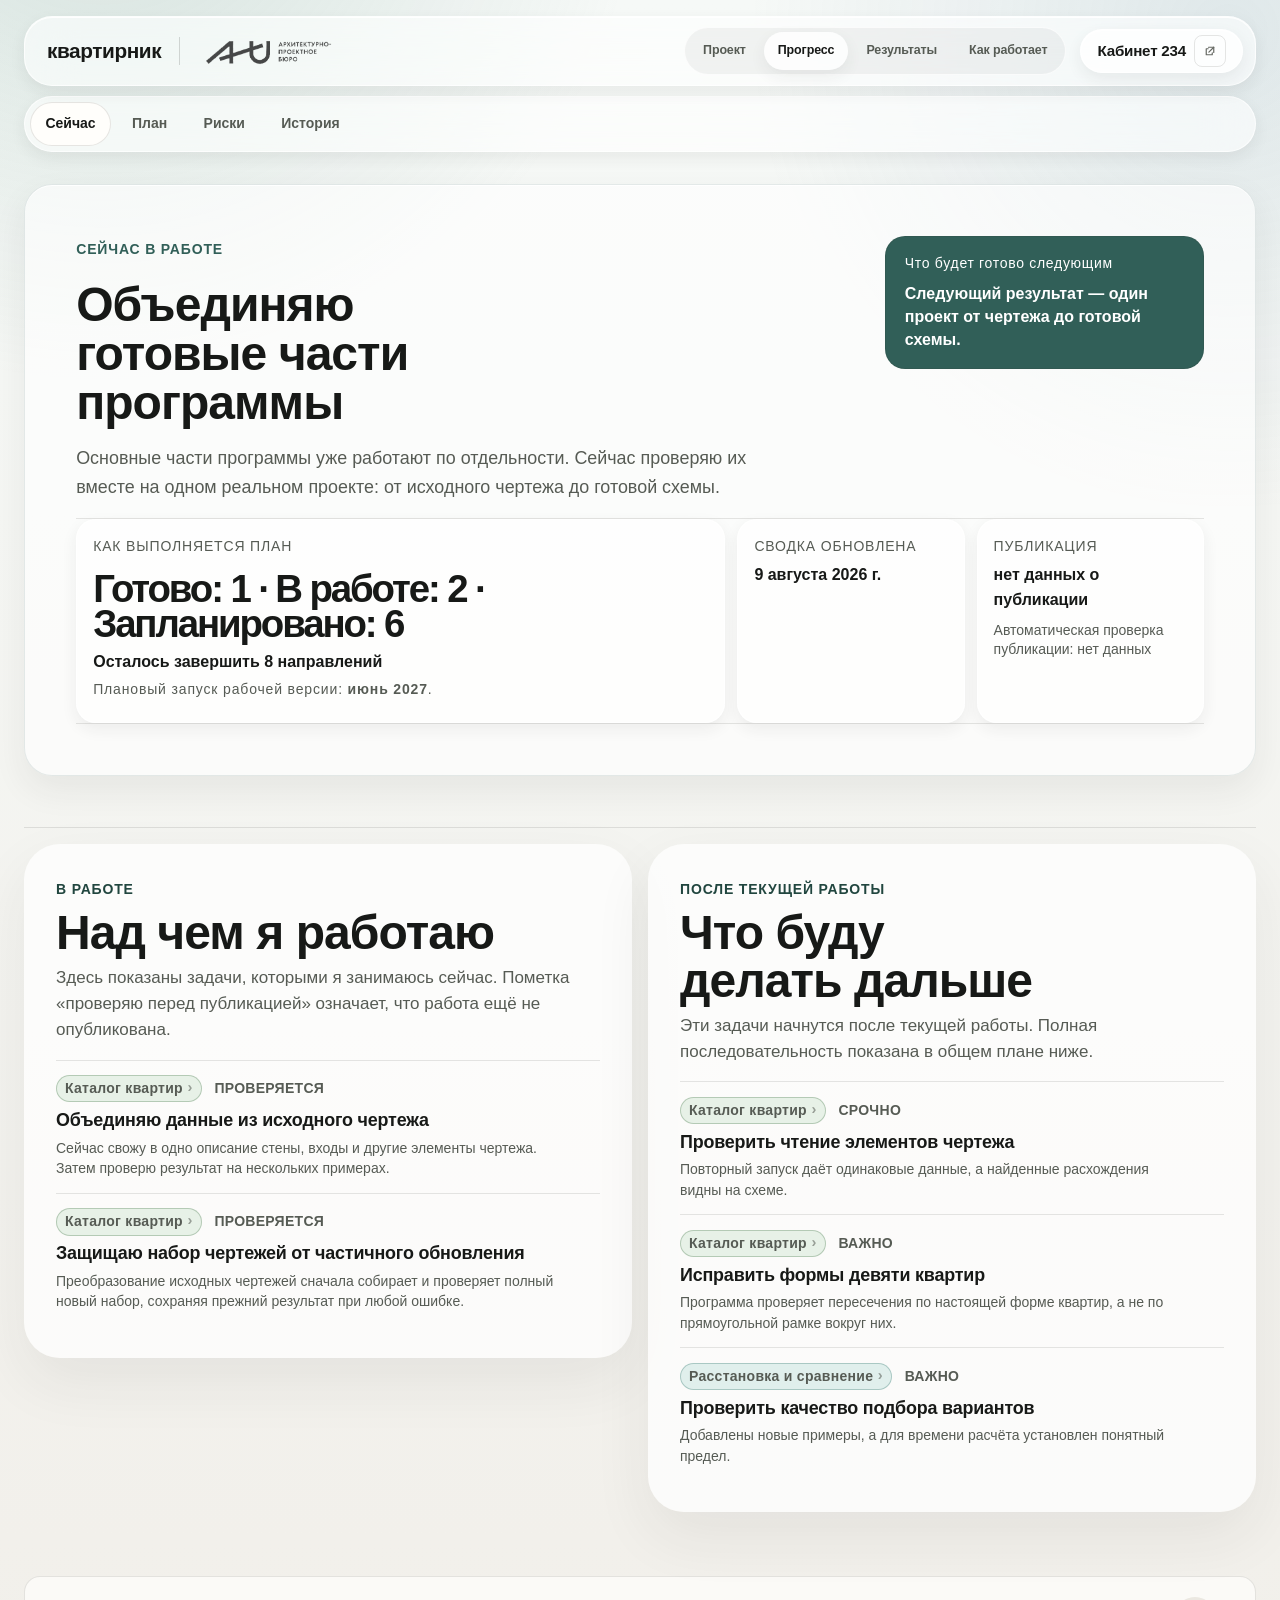
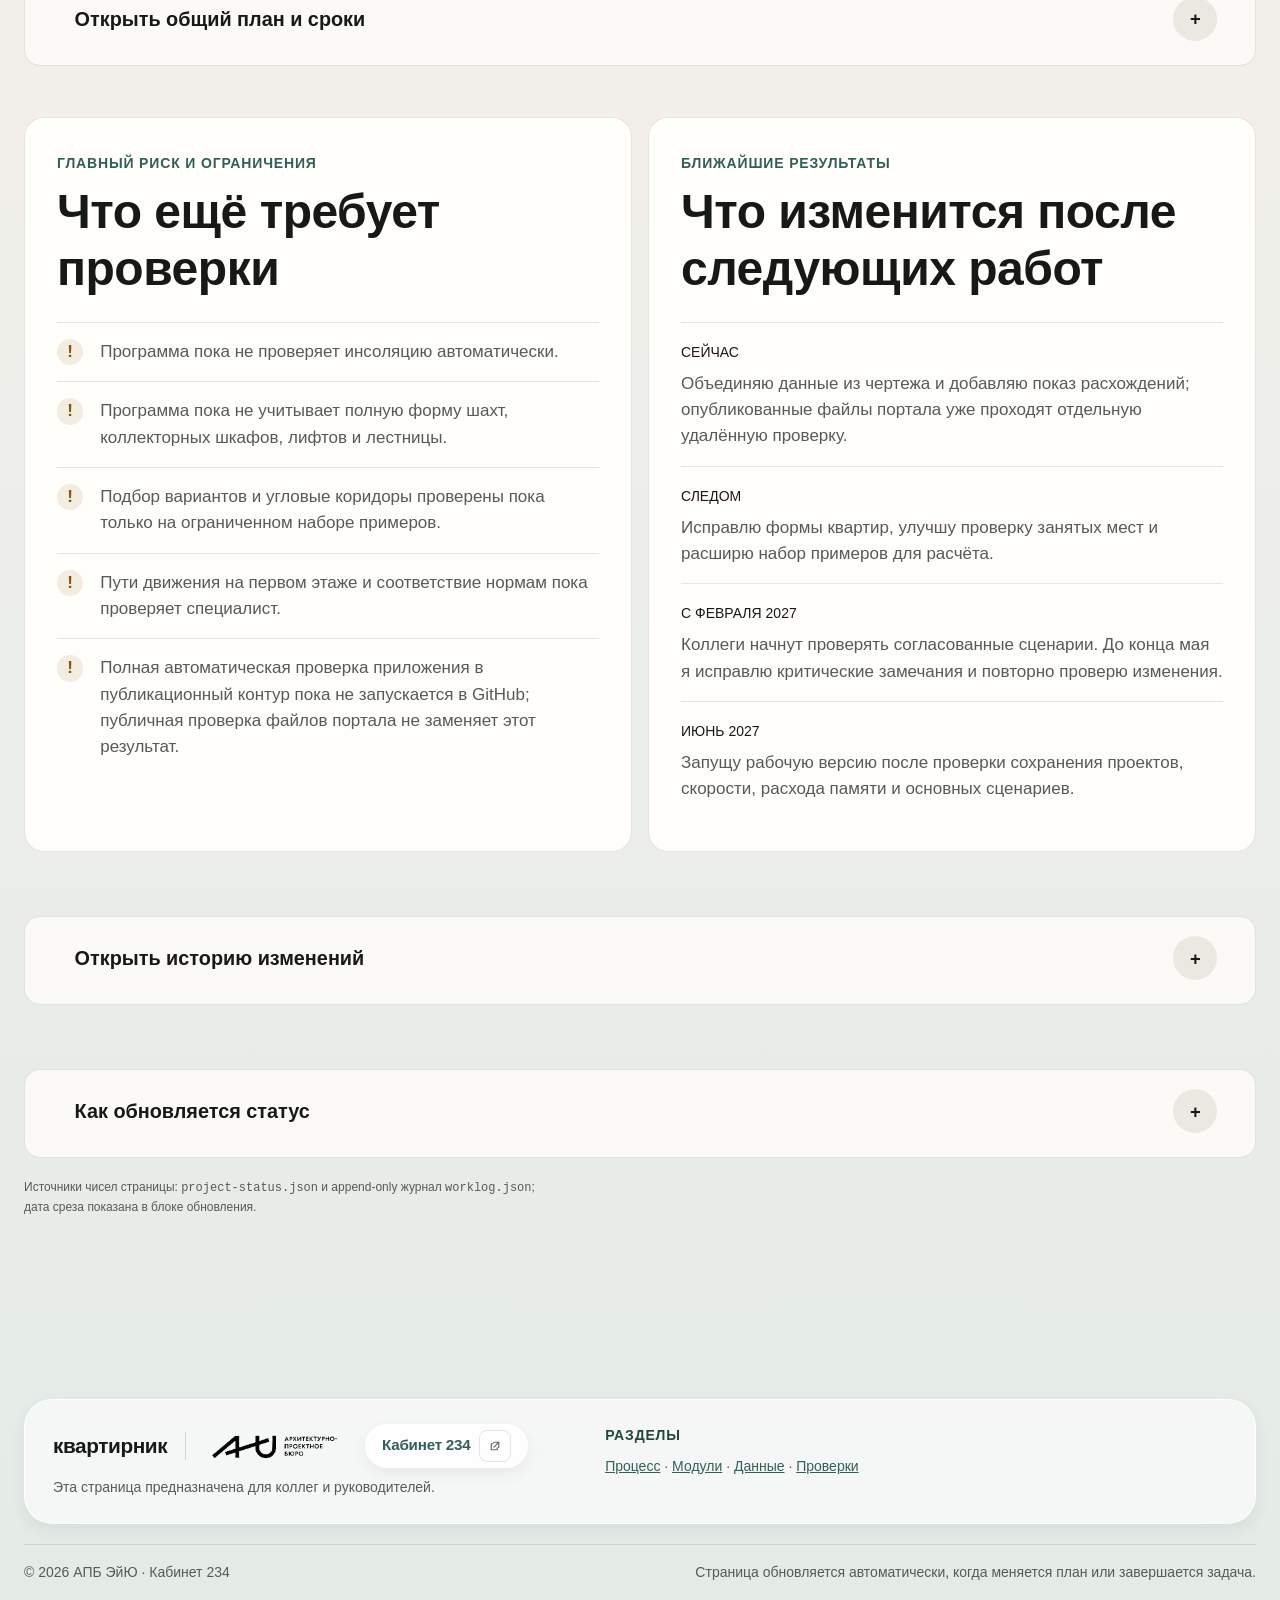
<file: program-flow/roadmap.html>
<!doctype html>
<html lang="ru">
<head>
  <meta charset="utf-8">
  <meta name="viewport" content="width=device-width, initial-scale=1">
  <meta name="description" content="Состояние проекта «Квартирник»: текущая работа, последние изменения и общий план.">
  <meta property="og:title" content="Квартирник — Состояние проекта">
  <meta property="og:description" content="Состояние проекта «Квартирник»: текущая работа, последние изменения и общий план.">
  <meta property="og:type" content="website">
  <meta property="og:locale" content="ru_RU">
  <meta property="og:url" content="https://kvartirnik-au.ru/program-flow/roadmap.html">
  <meta property="og:image" content="https://kvartirnik-au.ru/program-flow/branding/kvartirnik-icon-180.png?v=liquid-glass-1">
  <meta property="og:image:alt" content="Логотип проекта «Квартирник»">
  <title>Квартирник — Состояние проекта</title>
  <link rel="icon" type="image/png" sizes="64x64" href="branding/kvartirnik-icon-64.png?v=liquid-glass-1">
  <link rel="apple-touch-icon" sizes="180x180" href="branding/kvartirnik-icon-180.png?v=liquid-glass-1">
  <link rel="canonical" href="https://kvartirnik-au.ru/program-flow/roadmap.html">
  <link rel="preload" as="fetch" href="motion-scenarios.json">
  <link rel="stylesheet" href="program-flow-roadmap-html.388a4c07a8d2.css">
  <link rel="modulepreload" href="roadmap-timeline.js">
  <script type="module" src="nav-menu.js"></script>
  <script src="motion-runtime.js" defer></script>
</head>
<body data-motion-route="roadmap" data-public-number-scope data-public-number-source="#pageNumberSource" data-public-number-date="#updatedAt">
  <a class="skip-link" href="#mainContent">Перейти к содержанию</a>
  <header class="topbar">
    <div class="wrap nav">
      <a class="brand brand-logo" href="../" aria-label="На главную страницу квартирника">
        <strong>квартирник</strong>
        <span class="identity-divider" aria-hidden="true"></span>
        <span class="studio-signature" role="img" aria-label="АПБ ЭйЮ — архитектурно-проектное бюро">
          <img src="../program-flow/branding/au-apb-transparent.png" width="874" height="699" alt="" aria-hidden="true">
        </span>
      </a>
      <div class="nav-side">
        <details class="site-menu" open>
          <summary>Меню</summary>
          <nav class="links" aria-label="Основные разделы">
            <a href="../">Проект</a>
            <a href="#сейчас" aria-current="page">Прогресс</a>
            <a href="index.html">Результаты</a>
            <a href="process.html">Как работает</a>
          </nav>
        </details>
        <a class="cabinet-link ds-external" href="https://cab234-au.ru/" aria-label="Перейти на сайт Кабинет 234"><strong>Кабинет 234</strong><span class="cabinet-link__mark ds-external-mark" aria-hidden="true"><svg viewBox="0 0 16 16"><path d="M6 3h7v7"/><path d="M13 3 6.5 9.5"/><path d="M11 10.5V13H3V5h2.5"/></svg></span></a>
      </div>
    </div>
  </header>
  <nav class="section-nav wrap" aria-label="Разделы статуса">
  <a href="#сейчас" aria-current="location">Сейчас</a>
  <a href="#план">План</a>
  <a href="#риски">Риски</a>
  <a href="#история">История</a>
</nav>

  <main class="wrap roadmap-shell" id="mainContent" tabindex="-1" data-accent-system="editorial-marker" data-load-state="snapshot">
    <p class="load-error" id="loadError" role="alert" hidden>
      Не удалось загрузить сведения о проекте. Обновите страницу через несколько минут.
    </p>

    <section class="status-now" id="сейчас" aria-labelledby="nowTitle">
      <div class="status-now__summary">
        <div>
          <p class="eyebrow">Сейчас в работе</p>
          <h1 id="nowTitle"><span id="stageLabel">Объединяю готовые части программы</span></h1>
          <p class="lead" id="stageSummary">Основные части программы уже работают по отдельности. Сейчас проверяю их вместе на одном реальном проекте: от исходного чертежа до готовой схемы.</p>
        </div>
      <aside class="stage-callout" data-accent-panel>
          <span>Что будет готово следующим</span>
          <strong id="stageProgress" aria-live="polite">Следующий результат — один проект от чертежа до готовой схемы.</strong>
        </aside>
      </div>

      <div class="proof-strip" aria-label="Сведения об обновлении и общем плане">
        <article class="plan-overview" data-visual-kind="timeline-progress">
          <span>Как выполняется план</span>
          <div class="plan-overview__headline">
            <strong id="roadmapProgress" aria-live="polite">Готово: 1 · В работе: 2 · Запланировано: 6</strong>
          </div>
          <p class="plan-overview__remaining">
            <strong id="roadmapRemaining">2 в работе · 6 запланировано</strong>
            <span>Плановый запуск рабочей версии: <b id="roadmapOverviewForecast">июнь 2027</b>.</span>
          </p>
        </article>
        <article>
          <span>Сводка обновлена</span>
          <strong id="updatedAt">9 августа 2026 г.</strong>
        </article>
        <article>
          <span>Публикация</span>
          <strong id="deploymentSha" title="Исходник портала: publication-20260820085141; удалённая проверка: нет данных">нет данных о публикации</strong>
          <small id="deploymentCheck" data-tone="unknown">Автоматическая проверка публикации: нет данных</small>
        </article>
      </div>

    </section>

    <section class="status-section current-focus" aria-label="Текущие и следующие задачи">
      <div class="current-focus__column">
        <div class="current-focus__heading">
          <p class="eyebrow">В работе</p>
          <h2 id="currentTitle">Над чем я работаю</h2>
          <p>Здесь показаны задачи, которыми я занимаюсь сейчас. Пометка «проверяю перед публикацией» означает, что работа ещё не опубликована.</p>
        </div>
        <div class="focus-list" id="currentList" aria-live="polite"><article class="focus-item"><div class="focus-item__meta"><a class="module-tag" href="teams.html#module-apartment-assets" data-domain="apartment-assets" aria-label="Открыть описание части программы «Каталог квартир»" title="Исходные чертежи, варианты квартир, стены, двери и другие распознанные элементы.">Каталог квартир</a><span>срочно</span></div><h3>Объединяю данные из исходного чертежа</h3><p>Сейчас свожу в одно описание стены, входы и другие элементы чертежа. Затем проверю результат на нескольких примерах.</p></article></div>
      </div>
      <div class="current-focus__column">
        <div class="current-focus__heading">
          <p class="eyebrow">После текущей работы</p>
          <h2 id="nextTitle">Что буду делать дальше</h2>
          <p>Эти задачи начнутся после текущей работы. Полная последовательность показана в общем плане ниже.</p>
        </div>
        <div class="focus-list" id="nextList"><article class="focus-item"><div class="focus-item__meta"><a class="module-tag" href="teams.html#module-apartment-assets" data-domain="apartment-assets" aria-label="Открыть описание части программы «Каталог квартир»" title="Исходные чертежи, варианты квартир, стены, двери и другие распознанные элементы.">Каталог квартир</a><span>срочно</span></div><h3>Проверить чтение элементов чертежа</h3><p>Повторный запуск даёт одинаковые данные, а найденные расхождения видны на схеме.</p></article><article class="focus-item"><div class="focus-item__meta"><a class="module-tag" href="teams.html#module-apartment-assets" data-domain="apartment-assets" aria-label="Открыть описание части программы «Каталог квартир»" title="Исходные чертежи, варианты квартир, стены, двери и другие распознанные элементы.">Каталог квартир</a><span>важно</span></div><h3>Исправить формы девяти квартир</h3><p>Программа проверяет пересечения по настоящей форме квартир, а не по прямоугольной рамке вокруг них.</p></article><article class="focus-item"><div class="focus-item__meta"><a class="module-tag" href="teams.html#module-planning" data-domain="planning" aria-label="Открыть описание части программы «Расстановка и сравнение»" title="Сборка вариантов по требованиям, их ранжирование и сравнение.">Расстановка и сравнение</a><span>важно</span></div><h3>Проверить качество подбора вариантов</h3><p>Добавлены новые примеры, а для времени расчёта установлен понятный предел.</p></article></div>
      </div>
    </section>

    <details class="roadmap-disclosure" id="план">
      <summary>Открыть общий план и сроки</summary>
    <section class="status-section timeline-section" aria-labelledby="timelineTitle">
      <div class="section-head status-heading timeline-heading">
        <div>
          <p class="eyebrow">План до рабочей версии</p>
          <h2 id="timelineTitle">Как проект дойдёт до запуска</h2>
        </div>
        <p id="roadmapSummary">План разбит на девять крупных частей. Ниже четыре ключевые точки: текущая работа, первый сквозной прототип, проверки с коллегами и целевой запуск.</p>
      </div>
      <ol class="launch-route" aria-label="Ключевые точки пути до рабочей версии">
        <li class="launch-route__step" data-route-state="current">
          <span>Сейчас</span>
          <strong id="roadmapCurrentStage">Объединяю готовые части программы</strong>
          <small id="roadmapCurrentProgress">Следующий результат — один проект от чертежа до готовой схемы.</small>
        </li>
        <li class="launch-route__step" data-route-state="prototype">
          <span id="roadmapPrototypeDate">декабрь 2026</span>
          <strong id="roadmapPrototypeTitle">Прототип расчёта и схемы на подготовленных данных</strong>
          <small>Первый сквозной результат</small>
        </li>
        <li class="launch-route__step" data-route-state="testing">
          <span id="roadmapTestingDate">февраль 2027</span>
          <strong id="roadmapTestingTitle">Начинаются проверки с коллегами</strong>
          <small>Проверка на согласованных сценариях</small>
        </li>
        <li class="launch-route__step" data-route-state="release">
          <span id="roadmapForecastLabel">Целевой запуск · план от 15 июля 2026 г.</span>
          <strong><b id="roadmapForecastWindow">июнь 2027</b> · рабочая версия</strong>
          <small id="roadmapForecastTarget">запуск версии после проверки с коллегами с февраля по май</small>
        </li>
      </ol>
      <aside class="timeline-forecast" aria-label="Основание и пересмотр прогноза">
        <p><strong>Почему такой срок.</strong> <span id="roadmapForecastBasis">С февраля коллеги проходят согласованные сценарии, а найденные замечания исправляются до запуска.</span></p>
        <small id="roadmapForecastReview">План пересматривается раз в месяц и после каждой серии проверок с коллегами.</small>
      </aside>
      <div class="timeline-guide">
        <p><strong>Как читать:</strong> полосы показывают примерные месяцы работы, линии — текущий момент и ключевые даты.</p>
        <div class="timeline-legend" id="roadmapLegend" aria-label="Используемые состояния работ">
          <span data-roadmap-status="done">✓ готово</span>
          <span data-roadmap-status="doing">→ в работе</span>
          <span data-roadmap-status="planned">○ запланировано</span>
        </div>
      </div>
      <div id="roadmapTimeline"><div class="snapshot-plan" aria-label="Сохранённая версия общего плана"><p>Интерактивный график появится после загрузки страницы. Основные сроки доступны уже сейчас.</p><ol><li data-status="done"><span>готово</span><strong>Основа приложения</strong><small>Общее устройство программы · Июл 2026</small></li><li data-status="doing"><span>в работе</span><strong>Чтение исходного чертежа</strong><small>Каталог квартир · Июл 2026 — Авг 2026</small></li><li data-status="planned"><span>запланировано</span><strong>Проверка реальных габаритов</strong><small>Проверка геометрии · Сен 2026 — Окт 2026</small></li><li data-status="planned"><span>запланировано</span><strong>Поиск и сравнение вариантов</strong><small>Расстановка и сравнение · Ноя 2026 — Дек 2026</small></li><li data-status="planned"><span>запланировано</span><strong>Проектные ограничения</strong><small>Общие правила · Дек 2026 — Янв 2027</small></li><li data-status="planned"><span>запланировано</span><strong>Рабочий сценарий пользователя</strong><small>Экран и запуск · Янв 2027</small></li><li data-status="doing"><span>в работе</span><strong>Проверка схемы</strong><small>Отрисовка секции · Июл 2026 — Ноя 2026</small></li><li data-status="planned"><span>запланировано</span><strong>Сохранение и открытие проектов</strong><small>Внешние подключения · Фев 2027 — Апр 2027</small></li><li data-status="planned"><span>запланировано</span><strong>Проверка с коллегами</strong><small>Сравнение вариантов · Фев 2027 — Май 2027</small></li></ol></div></div>
      <div class="timeline-footer">
        <p class="timeline-basis" id="roadmapBasis"></p>
        <a href="#подробности-плана">Открыть риски, зависимости и признаки готовности&nbsp;↓</a>
      </div>
    </section>

    <section class="status-section roadmap-details-section" id="подробности-плана" aria-labelledby="roadmapDetailsTitle">
      <div class="section-head status-heading">
        <div>
          <p class="eyebrow">Подробности плана</p>
          <h2 id="roadmapDetailsTitle">Как поймём, что каждая часть готова</h2>
        </div>
        <p>Части перечислены по устройству продукта, а не как строгая очередь: некоторые работы идут параллельно. Откройте нужную часть, чтобы посмотреть зависимости, возможные причины сдвига и проверяемый результат.</p>
      </div>
      <div class="roadmap-details-list" id="roadmapDetails"></div>
    </section>
    </details>

    <section class="two-column" id="риски">
      <article class="status-panel">
        <p class="eyebrow">Главный риск и ограничения</p>
        <h2>Что ещё требует проверки</h2>
        <ul class="limit-list" id="limitationsList"><li><span class="limit-mark">!</span><p>Программа пока не проверяет инсоляцию автоматически.</p></li><li><span class="limit-mark">!</span><p>Программа пока не учитывает полную форму шахт, коллекторных шкафов, лифтов и лестницы.</p></li><li><span class="limit-mark">!</span><p>Подбор вариантов и угловые коридоры проверены пока только на ограниченном наборе примеров.</p></li><li><span class="limit-mark">!</span><p>Пути движения на первом этаже и соответствие нормам пока проверяет специалист.</p></li><li><span class="limit-mark">!</span><p>Полная автоматическая проверка приложения в публикационный контур пока не запускается в GitHub; публичная проверка файлов портала не заменяет этот результат.</p></li></ul>
      </article>
      <article class="status-panel">
        <p class="eyebrow">Ближайшие результаты</p>
        <h2>Что изменится после следующих работ</h2>
        <div class="expectation-list" id="expectationsList"><article class="expectation"><span>Сейчас</span><p>Объединяю данные из чертежа и добавляю показ расхождений; опубликованные файлы портала уже проходят отдельную удалённую проверку.</p></article><article class="expectation"><span>Следом</span><p>Исправлю формы квартир, улучшу проверку занятых мест и расширю набор примеров для расчёта.</p></article><article class="expectation"><span>С февраля 2027</span><p>Коллеги начнут проверять согласованные сценарии. До конца мая я исправлю критические замечания и повторно проверю изменения.</p></article><article class="expectation"><span>Июнь 2027</span><p>Запущу рабочую версию после проверки сохранения проектов, скорости, расхода памяти и основных сценариев.</p></article></div>
      </article>
    </section>

    <details class="roadmap-disclosure" id="история">
      <summary>Открыть историю изменений</summary>
    <section class="status-section worklog-section" aria-labelledby="worklogTitle">
      <div class="section-head status-heading worklog-heading">
        <div>
          <p class="eyebrow">История работы</p>
          <h2 id="worklogTitle">Последние изменения</h2>
        </div>
        <p>Новые записи находятся сверху. Выберите часть программы, если хотите посмотреть только связанные с ней изменения.</p>
      </div>
      <div class="module-filter-panel">
        <div class="module-filters" id="moduleFilters" role="group" aria-label="Выбор части программы"></div>
        <p class="module-description" id="moduleDescription">Здесь можно выбрать часть программы и посмотреть её историю отдельно.</p>
        <p class="filter-status" id="worklogFilterStatus" aria-live="polite"></p>
      </div>
      <ol class="worklog" id="worklogList"><li class="worklog-entry"><time datetime="2026-08-09">9 августа 2026 г.</time><div class="news-impact"><div class="worklog-entry__meta"><a class="worklog-entry__digest-label" href="teams.html#части-программы" aria-label="Открыть объяснение функциональных блоков; количество: 1">1 функциональный блок</a><a class="worklog-entry__status" href="#что-значит-готово" aria-label="Что значит статус «готово»">готово</a></div><h3>Итоги дня: 3 изменения</h3><div class="news-impact__overview"><span class="news-impact__modules-label">По функциональным блокам</span><a class="module-tag news-impact__module news-impact__module--count" href="teams.html#module-adapter" data-domain="adapter" aria-label="Открыть описание части программы «Портал и публикация»; изменений: 3" title="Публичный сайт с разделами обзора, работы, доказательств и статуса, русскими новостями и автоматической публикацией изменений.">Портал и публикация · 3</a></div><details class="news-impact__disclosure news-impact__disclosure--digest"><summary>Разобрать 3 изменения по 1 блоку</summary><div class="news-impact__digest"><section class="news-impact__group" data-domain="adapter"><div class="news-impact__group-heading"><div><h4>Портал и публикация</h4><p>Публичный сайт с разделами обзора, работы, доказательств и статуса, русскими новостями и автоматической публикацией изменений.</p></div><span class="news-impact__group-count">3 изменения</span></div><ol class="news-impact__items"><li class="news-impact__item"><article><h5>Публичная витрина приведена к единому светлому оформлению</h5><p class="news-impact__change">Смешанные тёмные, кислотные и справочные стили заменены одной холодной системой; первый экран сразу объясняет назначение продукта и ведёт к прогрессу или реальному результату.</p><details class="news-impact__source"><summary>На чём основано</summary><p>Главная страница, разделы прогресса, результата и устройства программы, общий набор цветов и проверки публичного интерфейса.</p></details></article></li><li class="news-impact__item"><article><h5>Строгая публикация различает пустые и отсутствующие сведения</h5><p class="news-impact__change">Отсутствующее значение безопасно берётся из клонированной версии проекта, а пустое больше не выглядит подтверждённым.</p><details class="news-impact__source"><summary>На чём основано</summary><p>Сведения о версии публичной витрины и строгая проверка перед её сборкой.</p></details></article></li><li class="news-impact__item"><article><h5>Восстановлена проверка сопровождения публикации</h5><p class="news-impact__change">Публикация останавливается при несопровождённом изменении или переписывании уже показанной записи, но разрешает завершить ещё не публиковавшуюся запись.</p><details class="news-impact__source"><summary>На чём основано</summary><p>История изменений между опубликованной и новой версиями витрины, а также журнал выполненной работы.</p></details></article></li></ol></section></div></details></div></li><li class="worklog-entry"><time datetime="2026-08-07">7 августа 2026 г.</time><div class="news-impact"><div class="worklog-entry__meta"><a class="module-tag" href="teams.html#module-ui" data-domain="ui" aria-label="Открыть описание части программы «Экран и запуск»" title="Ввод данных, запуск и остановка расчёта, показ результата.">Экран и запуск</a><a class="worklog-entry__status" href="#что-значит-готово" aria-label="Что значит статус «готово»">готово</a></div><h3>Редактор секции размещает квартиры с учётом ограничений</h3><div class="news-impact__modules"><span class="news-impact__modules-label">Затронутые части</span><a class="module-tag news-impact__module" href="teams.html#module-ui" data-domain="ui" aria-label="Открыть описание части программы «Экран и запуск»" title="Ввод данных, запуск и остановка расчёта, показ результата.">Экран и запуск</a><a class="module-tag news-impact__module" href="teams.html#module-layout" data-domain="layout" aria-label="Открыть описание части программы «Проверка геометрии»" title="Размещение, занятые зоны, проходы, резервы и проверка пересечений.">Проверка геометрии</a><a class="module-tag news-impact__module" href="teams.html#module-render" data-domain="render" aria-label="Открыть описание части программы «Отрисовка секции»" title="Схема секции, видимые элементы и режим визуальной проверки.">Отрисовка секции</a><a class="module-tag news-impact__module" href="teams.html#module-apartment-assets" data-domain="apartment-assets" aria-label="Открыть описание части программы «Каталог квартир»" title="Исходные чертежи, варианты квартир, стены, двери и другие распознанные элементы.">Каталог квартир</a></div><details class="news-impact__disclosure"><summary>Что использовано и что изменено</summary><dl class="news-impact__details"><div><dt>Что использовано</dt><dd>Интерактивная доска, данные квартир, ЛЛУ, коридор и ограничения внешнего контура секции.</dd></div><div><dt>Что изменено</dt><dd>Пользователь может собирать допустимый черновик секции и видеть причины недопустимого размещения до передачи задания на построение чертежа.</dd></div></dl></details></div></li><li class="worklog-entry"><time datetime="2026-08-06">6 августа 2026 г.</time><div class="news-impact"><div class="worklog-entry__meta"><a class="module-tag" href="teams.html#module-layout" data-domain="layout" aria-label="Открыть описание части программы «Проверка геометрии»" title="Размещение, занятые зоны, проходы, резервы и проверка пересечений.">Проверка геометрии</a><a class="worklog-entry__status" href="#что-значит-готово" aria-label="Что значит статус «готово»">готово</a></div><h3>Локальное CAD-планирование учитывает ограничения секции</h3><div class="news-impact__modules"><span class="news-impact__modules-label">Затронутые части</span><a class="module-tag news-impact__module" href="teams.html#module-layout" data-domain="layout" aria-label="Открыть описание части программы «Проверка геометрии»" title="Размещение, занятые зоны, проходы, резервы и проверка пересечений.">Проверка геометрии</a><a class="module-tag news-impact__module" href="teams.html#module-ui" data-domain="ui" aria-label="Открыть описание части программы «Экран и запуск»" title="Ввод данных, запуск и остановка расчёта, показ результата.">Экран и запуск</a><a class="module-tag news-impact__module" href="teams.html#module-render" data-domain="render" aria-label="Открыть описание части программы «Отрисовка секции»" title="Схема секции, видимые элементы и режим визуальной проверки.">Отрисовка секции</a><a class="module-tag news-impact__module" href="teams.html#module-adapter" data-domain="adapter" aria-label="Открыть описание части программы «Портал и публикация»" title="Публичный сайт с разделами обзора, работы, доказательств и статуса, русскими новостями и автоматической публикацией изменений.">Портал и публикация</a></div><details class="news-impact__disclosure"><summary>Что использовано и что изменено</summary><dl class="news-impact__details"><div><dt>Что использовано</dt><dd>Редактор локальной секции, геометрические ограничения, автоматическая сборка чертежа и публичные сведения о версии.</dd></div><div><dt>Что изменено</dt><dd>Недопустимые положения видны до применения, а собранный чертёж и сведения о его выпуске проходят согласованные проверки.</dd></div></dl></details></div></li><li class="worklog-entry"><time datetime="2026-08-05">5 августа 2026 г.</time><div class="news-impact"><div class="worklog-entry__meta"><a class="module-tag" href="teams.html#module-layout" data-domain="layout" aria-label="Открыть описание части программы «Проверка геометрии»" title="Размещение, занятые зоны, проходы, резервы и проверка пересечений.">Проверка геометрии</a><a class="worklog-entry__status" href="#что-значит-готово" aria-label="Что значит статус «готово»">готово</a></div><h3>Добавлена локальная модель планирования по CAD-чертежу</h3><div class="news-impact__modules"><span class="news-impact__modules-label">Затронутые части</span><a class="module-tag news-impact__module" href="teams.html#module-layout" data-domain="layout" aria-label="Открыть описание части программы «Проверка геометрии»" title="Размещение, занятые зоны, проходы, резервы и проверка пересечений.">Проверка геометрии</a><a class="module-tag news-impact__module" href="teams.html#module-apartment-assets" data-domain="apartment-assets" aria-label="Открыть описание части программы «Каталог квартир»" title="Исходные чертежи, варианты квартир, стены, двери и другие распознанные элементы.">Каталог квартир</a><a class="module-tag news-impact__module" href="teams.html#module-render" data-domain="render" aria-label="Открыть описание части программы «Отрисовка секции»" title="Схема секции, видимые элементы и режим визуальной проверки.">Отрисовка секции</a><a class="module-tag news-impact__module" href="teams.html#module-ui" data-domain="ui" aria-label="Открыть описание части программы «Экран и запуск»" title="Ввод данных, запуск и остановка расчёта, показ результата.">Экран и запуск</a></div><details class="news-impact__disclosure"><summary>Что использовано и что изменено</summary><dl class="news-impact__details"><div><dt>Что использовано</dt><dd>Исходные CAD-файлы, модель квартир, правила размещения и локальный просмотр секции.</dd></div><div><dt>Что изменено</dt><dd>Секция собирается из проверяемой геометрии чертежа и может быть показана в локальном просмотре вместе с исходными сведениями.</dd></div></dl></details></div></li><li class="worklog-entry"><time datetime="2026-07-31">31 июля 2026 г.</time><div class="news-impact"><div class="worklog-entry__meta"><a class="worklog-entry__digest-label" href="teams.html#части-программы" aria-label="Открыть объяснение функциональных блоков; количество: 1">1 функциональный блок</a><a class="worklog-entry__status" href="#что-значит-готово" aria-label="Что значит статус «готово»">готово</a></div><h3>Итоги дня: 3 изменения</h3><div class="news-impact__overview"><span class="news-impact__modules-label">По функциональным блокам</span><a class="module-tag news-impact__module news-impact__module--count" href="teams.html#module-system" data-domain="system" aria-label="Открыть описание части программы «Общее устройство программы»; изменений: 3" title="Разделение программы на части и правила их совместной работы.">Общее устройство программы · 3</a></div><details class="news-impact__disclosure news-impact__disclosure--digest"><summary>Разобрать 3 изменения по 1 блоку</summary><div class="news-impact__digest"><section class="news-impact__group" data-domain="system"><div class="news-impact__group-heading"><div><h4>Общее устройство программы</h4><p>Разделение программы на части и правила их совместной работы.</p></div><span class="news-impact__group-count">3 изменения</span></div><div class="news-impact__related"><span>Связано с</span><a class="module-tag news-impact__module" href="teams.html#module-apartment-assets" data-domain="apartment-assets" aria-label="Открыть описание части программы «Каталог квартир»" title="Исходные чертежи, варианты квартир, стены, двери и другие распознанные элементы.">Каталог квартир</a><a class="module-tag news-impact__module" href="teams.html#module-layout" data-domain="layout" aria-label="Открыть описание части программы «Проверка геометрии»" title="Размещение, занятые зоны, проходы, резервы и проверка пересечений.">Проверка геометрии</a><a class="module-tag news-impact__module" href="teams.html#module-render" data-domain="render" aria-label="Открыть описание части программы «Отрисовка секции»" title="Схема секции, видимые элементы и режим визуальной проверки.">Отрисовка секции</a><a class="module-tag news-impact__module" href="teams.html#module-ui" data-domain="ui" aria-label="Открыть описание части программы «Экран и запуск»" title="Ввод данных, запуск и остановка расчёта, показ результата.">Экран и запуск</a></div><ol class="news-impact__items"><li class="news-impact__item"><article><h5>Обновления чтения чертежа и расстановки объединены</h5><p class="news-impact__change">Чтение чертежа, размещение квартир и их представление объединены в одну согласованную поставку.</p><details class="news-impact__source"><summary>На чём основано</summary><p>Исходные чертежи, правила размещения, показ схем и понятные пояснения публичной витрины.</p></details></article></li><li class="news-impact__item"><article><h5>Публичные тексты переведены на русский язык</h5><p class="news-impact__change">Публичные объяснения и подписи стали русскоязычными, сохранив прежнее поведение продукта.</p><details class="news-impact__source"><summary>На чём основано</summary><p>Пользовательские подписи, справочные материалы и отображение схем в приложении и на витрине.</p></details></article></li><li class="news-impact__item"><article><h5>Усилены устройство проекта и надёжность обработки чертежей</h5><p class="news-impact__change">Владельцы решений и проверки стали явнее, а повреждённые или неполные данные чертежей чаще останавливаются до построения результата.</p><details class="news-impact__source"><summary>На чём основано</summary><p>Архитектурные правила, исходные данные квартир, геометрия размещения, выпуск и проверки результата.</p></details></article></li></ol></section></div></details></div></li><li class="worklog-entry"><time datetime="2026-07-30">30 июля 2026 г.</time><div class="news-impact"><div class="worklog-entry__meta"><a class="worklog-entry__digest-label" href="teams.html#части-программы" aria-label="Открыть объяснение функциональных блоков; количество: 2">2 функциональных блока</a><a class="worklog-entry__status" href="#что-значит-в-работе" aria-label="Что значит статус «в работе»">в работе</a></div><h3>Итоги дня: 13 изменений</h3><div class="news-impact__overview"><span class="news-impact__modules-label">По функциональным блокам</span><a class="module-tag news-impact__module news-impact__module--count" href="teams.html#module-adapter" data-domain="adapter" aria-label="Открыть описание части программы «Портал и публикация»; изменений: 12" title="Публичный сайт с разделами обзора, работы, доказательств и статуса, русскими новостями и автоматической публикацией изменений.">Портал и публикация · 12</a><a class="module-tag news-impact__module news-impact__module--count" href="teams.html#module-system" data-domain="system" aria-label="Открыть описание части программы «Общее устройство программы»; изменений: 1" title="Разделение программы на части и правила их совместной работы.">Общее устройство программы · 1</a></div><details class="news-impact__disclosure news-impact__disclosure--digest"><summary>Разобрать 13 изменений по 2 блокам</summary><div class="news-impact__digest"><section class="news-impact__group" data-domain="adapter"><div class="news-impact__group-heading"><div><h4>Портал и публикация</h4><p>Публичный сайт с разделами обзора, работы, доказательств и статуса, русскими новостями и автоматической публикацией изменений.</p></div><span class="news-impact__group-count">12 изменений</span></div><div class="news-impact__related"><span>Связано с</span><a class="module-tag news-impact__module" href="teams.html#module-system" data-domain="system" aria-label="Открыть описание части программы «Общее устройство программы»" title="Разделение программы на части и правила их совместной работы.">Общее устройство программы</a><a class="module-tag news-impact__module" href="teams.html#module-render" data-domain="render" aria-label="Открыть описание части программы «Отрисовка секции»" title="Схема секции, видимые элементы и режим визуальной проверки.">Отрисовка секции</a></div><ol class="news-impact__items"><li class="news-impact__item"><article><h5>Верстка портала стала устойчивее на узких и средних экранах</h5><p class="news-impact__change">Текстовые элементы теперь переносятся внутри своих карточек, декоративный слой не создаёт внутренний overflow, а JSON-сценарии движения подключены ко всем семи маршрутам и проверяются браузерным smoke.</p><details class="news-impact__source"><summary>На чём основано</summary><p>Скриншоты с тесными карточками и просмотром CS3-90, собранный публичный сайт, измерения 1228, 1222, 1024, 768, 390 и 320 пикселей, а также reduced-motion режим.</p></details></article></li><li class="news-impact__item"><article><h5>Полировка портала закреплена экранными и браузерными проверками</h5><p class="news-impact__change">Случайное изменение внешнего вида теперь останавливает проверку; без файла настроек содержимое остаётся видимым, а по системной просьбе движение не запускается.</p><details class="news-impact__source"><summary>На чём основано</summary><p>28 утверждённых снимков для компьютера, планшета и телефона, обычный и уменьшенный режимы движения, а также сценарий недоступного файла настроек.</p></details></article></li><li class="news-impact__item"><article><h5>Экранные эталоны перестали зависеть от календарной даты</h5><p class="news-impact__change">Дата среза продолжает проверяться отдельно, а сравнение внешнего вида использует постоянную строку той же длины и сохраняет контроль переносов и размеров.</p><details class="news-impact__source"><summary>На чём основано</summary><p>Одинаковые 28 снимков до и после обновления даты проекта и отдельные проверки правдивости опубликованного среза.</p></details></article></li><li class="news-impact__item"><article><h5>Изменения функциональных блоков появляются на главной автоматически</h5><p class="news-impact__change">Главная показывает общую дневную сводку по порталу и продуктовым блокам, а внутренние названия работ не попадают в публичный текст.</p><details class="news-impact__source"><summary>На чём основано</summary><p>История завершённых изменений, карта ответственности функциональных блоков и результаты полной проверки семи страниц.</p></details></article></li><li class="news-impact__item"><article><h5>Мобильная компоновка и движение портала доработаны</h5><p class="news-impact__change">Карточки и навигация устойчивее размещаются на телефоне, движение сохраняет содержание видимым, а проверка сравнивает обновлённые эталоны.</p><details class="news-impact__source"><summary>На чём основано</summary><p>Семь публичных страниц, проверки доступности и утверждённые снимки на экранах от 320 до 1440 пикселей.</p></details></article></li><li class="news-impact__item"><article><h5>Ритм и контейнеры публичного портала выровнены</h5><p class="news-impact__change">Убраны повторные пустые интервалы и двойная рамка состояния, уменьшена искусственная высота крупных модулей, а smoke-проверка ограничивает разрыв секций и высоту вводных блоков на экране 1366 × 768.</p><details class="news-impact__source"><summary>На чём основано</summary><p>Семь публичных маршрутов, реальные браузерные измерения на пяти размерах экрана и 42 утверждённых визуальных эталона на шести размерах.</p></details></article></li><li class="news-impact__item"><article><h5>История проекта получила конкретные описания</h5><p class="news-impact__change">Публичная история раскрывает содержание каждой работы по функциональным блокам, а новые продуктовые изменения получают содержательный текст автоматически.</p><details class="news-impact__source"><summary>На чём основано</summary><p>История Git за период с 28 мая по 10 июля, состав изменённых частей программы и результаты профильных проверок.</p></details></article></li><li class="news-impact__item"><article><h5>Внутренние модули всех страниц публичного портала выровнены</h5><p class="news-impact__change">Табличные рамки и растянутые карточки заменены согласованными поверхностями; сетка модулей уплотнена; ссылки и цели касания исправлены; главный заголовок выводится без задержки декоративной анимации.</p><details class="news-impact__source"><summary>На чём основано</summary><p>Семь публичных маршрутов, шесть размеров экрана, 42 геометрических состояния, 14 axe-проверок и Lighthouse.</p></details></article></li><li class="news-impact__item"><article><h5>Все страницы публичного портала приведены к единой дизайн-системе</h5><p class="news-impact__change">Разрозненные цвета, шрифтовые уровни, поверхности и внутренние отступы заменены общей системой; автоматическая проверка теперь удерживает одинаковый вид модулей на всех страницах.</p><details class="news-impact__source"><summary>На чём основано</summary><p>Токены и типографическая иерархия исходного дизайн-направления, семь публичных маршрутов и проверки на настольном и мобильном экранах.</p></details></article></li><li class="news-impact__item"><article><h5>Панели общего плана и истории выровнены</h5><p class="news-impact__change">Текст больше не прилипает к краю карточки, знак раскрытия размещён в отдельной области размером 44 на 44 пикселя, а проверка предотвращает возврат неправильной геометрии.</p><details class="news-impact__source"><summary>На чём основано</summary><p>Три панели страницы плана, проверка раскрытого и закрытого состояния и реальные снимки на ширине 1280 и 390 пикселей.</p></details></article></li><li class="news-impact__item"><article><h5>Оформление публичного портала приведено к единому виду</h5><p class="news-impact__change">Оформление страниц и карточек стало согласованным, а проверка закрепляет это представление.</p><details class="news-impact__source"><summary>На чём основано</summary><p>Страницы публичной витрины, правила её оформления и проверки отображения на разных экранах.</p></details></article></li><li class="news-impact__item"><article><h5>Изменения витрины объединены с обновлением схем</h5><p class="news-impact__change">Витрина и показ схем используют согласованные изменения в одной версии.</p><details class="news-impact__source"><summary>На чём основано</summary><p>Страница плана, проверка оформления витрины и обновлённый показ схем.</p></details></article></li></ol></section><section class="news-impact__group" data-domain="system"><div class="news-impact__group-heading"><div><h4>Общее устройство программы</h4><p>Разделение программы на части и правила их совместной работы.</p></div><span class="news-impact__group-count">1 изменение</span></div><ol class="news-impact__items"><li class="news-impact__item"><article><h5>План работ собран в один документ</h5><p class="news-impact__change">Остался один план работ; правило запрещает заводить новые списки задач, а ссылки в описаниях и проверках указывают на него.</p><details class="news-impact__source"><summary>На чём основано</summary><p>Девять прежних списков задач вместе с их доказательствами и ссылками из описаний проекта.</p></details></article></li></ol></section></div></details></div></li><li class="worklog-entry"><time datetime="2026-07-29">29 июля 2026 г.</time><div class="news-impact"><div class="worklog-entry__meta"><a class="worklog-entry__digest-label" href="teams.html#части-программы" aria-label="Открыть объяснение функциональных блоков; количество: 4">4 функциональных блока</a><a class="worklog-entry__status" href="#что-значит-в-работе" aria-label="Что значит статус «в работе»">в работе</a></div><h3>Итоги дня: 26 изменений</h3><div class="news-impact__overview"><span class="news-impact__modules-label">По функциональным блокам</span><a class="module-tag news-impact__module news-impact__module--count" href="teams.html#module-adapter" data-domain="adapter" aria-label="Открыть описание части программы «Портал и публикация»; изменений: 21" title="Публичный сайт с разделами обзора, работы, доказательств и статуса, русскими новостями и автоматической публикацией изменений.">Портал и публикация · 21</a><a class="module-tag news-impact__module news-impact__module--count" href="teams.html#module-apartment-assets" data-domain="apartment-assets" aria-label="Открыть описание части программы «Каталог квартир»; изменений: 2" title="Исходные чертежи, варианты квартир, стены, двери и другие распознанные элементы.">Каталог квартир · 2</a><a class="module-tag news-impact__module news-impact__module--count" href="teams.html#module-metrics" data-domain="metrics" aria-label="Открыть описание части программы «Сравнение вариантов»; изменений: 2" title="Сравнение вариантов, скорость расчёта и расход памяти.">Сравнение вариантов · 2</a><a class="module-tag news-impact__module news-impact__module--count" href="teams.html#module-render" data-domain="render" aria-label="Открыть описание части программы «Отрисовка секции»; изменений: 1" title="Схема секции, видимые элементы и режим визуальной проверки.">Отрисовка секции · 1</a></div><details class="news-impact__disclosure news-impact__disclosure--digest"><summary>Разобрать 26 изменений по 4 блокам</summary><div class="news-impact__digest"><section class="news-impact__group" data-domain="adapter"><div class="news-impact__group-heading"><div><h4>Портал и публикация</h4><p>Публичный сайт с разделами обзора, работы, доказательств и статуса, русскими новостями и автоматической публикацией изменений.</p></div><span class="news-impact__group-count">21 изменение</span></div><div class="news-impact__related"><span>Связано с</span><a class="module-tag news-impact__module" href="teams.html#module-system" data-domain="system" aria-label="Открыть описание части программы «Общее устройство программы»" title="Разделение программы на части и правила их совместной работы.">Общее устройство программы</a><a class="module-tag news-impact__module" href="teams.html#module-apartment-assets" data-domain="apartment-assets" aria-label="Открыть описание части программы «Каталог квартир»" title="Исходные чертежи, варианты квартир, стены, двери и другие распознанные элементы.">Каталог квартир</a></div><ol class="news-impact__items"><li class="news-impact__item"><article><h5>Главная страница получает ограниченную сводку вместо полного журнала</h5><p class="news-impact__change">Главная загружает один overview.json и не запрашивает полные project-status.json/worklog.json; разрешённый список полей, версия структуры и пределы 48 КиБ/20% останавливают лишние поля и рост данных.</p><details class="news-impact__source"><summary>На чём основано</summary><p>Проверенные сведения о состоянии и журнал, подготовленные публичные формулировки, три последних продуктовых дня и только упомянутые функциональные модули.</p></details></article></li><li class="news-impact__item"><article><h5>Шапка и сведения о страницах собираются единообразно</h5><p class="news-impact__change">Повторяющиеся шапки и сведения о страницах удалены из шаблонов; сборка останавливается при пропущенной метке, неизвестном маршруте или недопустимом текущем пункте.</p><details class="news-impact__source"><summary>На чём основано</summary><p>Семь постоянных адресов портала, четыре пункта верхнего меню, три набора локальной навигации и общие изображения проекта.</p></details></article></li><li class="news-impact__item"><article><h5>Стили портала получили одного владельца</h5><p class="news-impact__change">Сборка проверяет порядок подключений и единственного владельца правил; 21 снимок полностью совпал до и после, а размер публикации уменьшился без изменения внешнего вида.</p><details class="news-impact__source"><summary>На чём основано</summary><p>Семь маршрутов портала, 23 подключённых файла стилей, три ширины экрана и неизменный список из 72 публичных файлов.</p></details></article></li><li class="news-impact__item"><article><h5>Проверки портала разделены и получили утверждённые снимки</h5><p class="news-impact__change">Два почти предельных файла стали короткими координаторами; смысловые, визуальные и доступностные ошибки теперь указывают на свой отдельный набор проверок.</p><details class="news-impact__source"><summary>На чём основано</summary><p>Семь публичных маршрутов, три размера экрана, управление с клавиатуры, системные цвета и автоматическая проверка доступности.</p></details></article></li><li class="news-impact__item"><article><h5>Все страницы получили полную проверку качества</h5><p class="news-impact__change">Полный gate проверяет 14 сочетаний страницы и режима; главная не запрашивает лишние данные, а полный SVG доказательства загружается один раз после действия читателя.</p><details class="news-impact__source"><summary>На чём основано</summary><p>Семь публичных страниц, два режима измерения, три размера экрана, компактная сводка и облегчённое изображение доказательства.</p></details></article></li><li class="news-impact__item"><article><h5>Неиспользуемые иллюстрации перенесены в отдельный архив</h5><p class="news-impact__change">Шесть ссылок из недостижимой ветки удалены вместе с мёртвым кодом; все 69 файлов сохранены побайтно в архиве, а отдельный regression-контракт удерживает активное дерево пустым.</p><details class="news-impact__source"><summary>На чём основано</summary><p>Проверка охватывает прямые зависимости семи публичных маршрутов, активное дерево иллюстраций и датированный архив дизайна.</p></details></article></li><li class="news-impact__item"><article><h5>Числа портала получили видимые источники и даты</h5><p class="news-impact__change">Новый browser-контракт проверяет видимый источник и дату на всех маршрутах, падает на неподписанных примерах и не считает номерами данных коды сценариев или элементы навигации.</p><details class="news-impact__source"><summary>На чём основано</summary><p>Сводка статуса, журнал изменений, manifest доказательства и проверяемые файлы программы перечислены рядом с числовыми утверждениями.</p></details></article></li><li class="news-impact__item"><article><h5>Статус каждого изменения и публикации проверяется отдельно</h5><p class="news-impact__change">Каждое существенное изменение требует отдельного завершения по полному номеру; удалённая сборка показывает собственную проверку, не выдавая её за полную проверку приложения.</p><details class="news-impact__source"><summary>На чём основано</summary><p>Последовательность опубликованных изменений, неизменяемый журнал, точные номера завершённых работ и сведения известной службы публикации.</p></details></article></li><li class="news-impact__item"><article><h5>Запросы на проверку используют исходную версию изменения</h5><p class="news-impact__change">Проверка запроса рассматривает реальные изменения автора, а служебная переадресация публикации не получает подтверждение вместо основного удалённого запуска.</p><details class="news-impact__source"><summary>На чём основано</summary><p>Исходная версия запроса, её точка ответвления и отдельные завершения существенных изменений в неизменяемом журнале.</p></details></article></li><li class="news-impact__item"><article><h5>Неизвестная версия больше не подменяется локальной</h5><p class="news-impact__change">Недоступный номер теперь даёт понятную ошибку; случайная проверка другого локального состояния невозможна.</p><details class="news-impact__source"><summary>На чём основано</summary><p>Явно переданная версия изменения и доступная история проекта.</p></details></article></li><li class="news-impact__item"><article><h5>Удалённая проверка публикации снова видна</h5><p class="news-impact__change">Вместо «нет данных» виден подтверждённый результат проверки публикации; полная проверка приложения честно остаётся неизвестной.</p><details class="news-impact__source"><summary>На чём основано</summary><p>Удалённый запуск № 30449118516, опубликованные сведения о версии и отдельные сведения полной проверки приложения.</p></details></article></li><li class="news-impact__item"><article><h5>Главная объясняет результат до технических деталей</h5><p class="news-impact__change">Главная ведёт от задачи пользователя к одному результату, отделяет возможности от ручной проверки и прячет способ реализации в раскрываемые технические записи.</p><details class="news-impact__source"><summary>На чём основано</summary><p>Отзывы о первом экране, опубликованный результат CS3-90, честные сведения о свежести и подготовленный сценарий проверки понимания.</p></details></article></li><li class="news-impact__item"><article><h5>Главная объясняет результат до технических деталей</h5><p class="news-impact__change">Главная ведёт от задачи пользователя к одному результату, отделяет возможности от ручной проверки и прячет способ реализации в раскрываемые технические записи.</p><details class="news-impact__source"><summary>На чём основано</summary><p>Отзывы о первом экране, опубликованный результат CS3-90, честные сведения о свежести и подготовленный сценарий проверки понимания.</p></details></article></li><li class="news-impact__item"><article><h5>Статус продуктовой главной закрыт без ложных проверок</h5><p class="news-impact__change">Публикация получает проверяемое статусное сопровождение, но по-прежнему честно показывает, что пользовательский тест выполнен на 0 из 3 человек.</p><details class="news-impact__source"><summary>На чём основано</summary><p>Результаты локальных контрактов, визуальной проверки и полного quality gate, а также незаполненный протокол проверки понимания.</p></details></article></li><li class="news-impact__item"><article><h5>Разбор результата собран в единый лист</h5><p class="news-impact__change">Маршрут к схеме больше не сжимает подписи, заголовок доказательства не пересекает просмотрщик, а подробности результата собраны в общую структуру.</p><details class="news-impact__source"><summary>На чём основано</summary><p>Отзывы о первом экране и разборе CS3-90, опубликованные требования, результат и честные сведения о свежести.</p></details></article></li><li class="news-impact__item"><article><h5>Семь страниц собраны в единый продуктовый интерфейс</h5><p class="news-impact__change">Портал получил тёмный архитектурный каркас, лаймовый акцент, крупные продуктовые поверхности и единый ритм без смены фирменного шрифта; неизвестный результат выпуска, устаревшее доказательство и тест понимания 0 из 3 по-прежнему видимы.</p><details class="news-impact__source"><summary>На чём основано</summary><p>Текущий стиль Квартирника, реальный результат CS3-90, честные сведения о выпуске и свежести, а также проверенные маршруты на ширинах 1440, 1222, 768, 390 и 320 пикселей.</p></details></article></li><li class="news-impact__item"><article><h5>Компактный обзор главной подтверждён</h5><p class="news-impact__change">Хронология отдельно подтверждает завершение компактного обзора и сохраняет его проверяемую точку готовности.</p><details class="news-impact__source"><summary>На чём основано</summary><p>Готовая главная страница, проверенные размеры экранов и утверждённая структура обзора.</p></details></article></li><li class="news-impact__item"><article><h5>Доказательства исправлений синхронизированы</h5><p class="news-impact__change">Публичный просмотр использует доказательства той же версии, для которой зафиксирован результат исправления.</p><details class="news-impact__source"><summary>На чём основано</summary><p>Завершённые исправления, актуальные результаты проверок и материалы публичного просмотра.</p></details></article></li><li class="news-impact__item"><article><h5>Общая оболочка страниц подтверждена</h5><p class="news-impact__change">Завершение общей оболочки получило отдельную проверяемую запись и не смешивается с последующими визуальными улучшениями.</p><details class="news-impact__source"><summary>На чём основано</summary><p>Семь публичных страниц, их общая навигация и повторно используемые элементы интерфейса.</p></details></article></li><li class="news-impact__item"><article><h5>Владение стилями закреплено</h5><p class="news-impact__change">Каждая группа стилей меняется в своём месте, что уменьшает случайное влияние одной страницы на другую.</p><details class="news-impact__source"><summary>На чём основано</summary><p>Общие правила оформления, правила отдельных страниц и проверенные снимки интерфейса.</p></details></article></li><li class="news-impact__item"><article><h5>Тестовые границы портала подтверждены</h5><p class="news-impact__change">Каждая проверка отвечает за свой наблюдаемый результат, поэтому ошибка указывает на конкретный участок портала.</p><details class="news-impact__source"><summary>На чём основано</summary><p>Проверки данных, сборки, внешнего вида и поведения публичных страниц.</p></details></article></li></ol></section><section class="news-impact__group" data-domain="apartment-assets"><div class="news-impact__group-heading"><div><h4>Каталог квартир</h4><p>Исходные чертежи, варианты квартир, стены, двери и другие распознанные элементы.</p></div><span class="news-impact__group-count">2 изменения</span></div><div class="news-impact__related"><span>Связано с</span><a class="module-tag news-impact__module" href="teams.html#module-render" data-domain="render" aria-label="Открыть описание части программы «Отрисовка секции»" title="Схема секции, видимые элементы и режим визуальной проверки.">Отрисовка секции</a><a class="module-tag news-impact__module" href="teams.html#module-ui" data-domain="ui" aria-label="Открыть описание части программы «Экран и запуск»" title="Ввод данных, запуск и остановка расчёта, показ результата.">Экран и запуск</a><a class="module-tag news-impact__module" href="teams.html#module-system" data-domain="system" aria-label="Открыть описание части программы «Общее устройство программы»" title="Разделение программы на части и правила их совместной работы.">Общее устройство программы</a><a class="module-tag news-impact__module" href="teams.html#module-adapter" data-domain="adapter" aria-label="Открыть описание части программы «Портал и публикация»" title="Публичный сайт с разделами обзора, работы, доказательств и статуса, русскими новостями и автоматической публикацией изменений.">Портал и публикация</a></div><ol class="news-impact__items"><li class="news-impact__item"><article><h5>Опубликован индивидуальный чертёж 1k-SS-13</h5><p class="news-impact__change">Программа показывает полный наружный контур 1k-SS-13 без подстановки соседней квартиры, а журнал теперь однозначно называет опубликованную версию этого результата.</p><details class="news-impact__source"><summary>На чём основано</summary><p>Индивидуальный исходник, все 32 стены, сетка 6600×6600 и сведения о происхождении прямых, собранных и исторических чертежей.</p></details></article></li><li class="news-impact__item"><article><h5>Завершено восстановление конвейера DWG</h5><p class="news-impact__change">Этапы обработки используют согласованные геометрические данные, а неподдерживаемый или повреждённый вход останавливается до публикации.</p><details class="news-impact__source"><summary>На чём основано</summary><p>Исходные чертежи, точные координаты, правила безопасного чтения и полный набор проверочных примеров.</p></details></article></li></ol></section><section class="news-impact__group" data-domain="metrics"><div class="news-impact__group-heading"><div><h4>Сравнение вариантов</h4><p>Сравнение вариантов, скорость расчёта и расход памяти.</p></div><span class="news-impact__group-count">2 изменения</span></div><div class="news-impact__related"><span>Связано с</span><a class="module-tag news-impact__module" href="teams.html#module-adapter" data-domain="adapter" aria-label="Открыть описание части программы «Портал и публикация»" title="Публичный сайт с разделами обзора, работы, доказательств и статуса, русскими новостями и автоматической публикацией изменений.">Портал и публикация</a><a class="module-tag news-impact__module" href="teams.html#module-planning" data-domain="planning" aria-label="Открыть описание части программы «Расстановка и сравнение»" title="Сборка вариантов по требованиям, их ранжирование и сравнение.">Расстановка и сравнение</a></div><ol class="news-impact__items"><li class="news-impact__item"><article><h5>Производительность портала подтверждена</h5><p class="news-impact__change">История хранит отдельное подтверждение производительности и позволяет отличить измеренный результат от визуальной оценки.</p><details class="news-impact__source"><summary>На чём основано</summary><p>Собранные публичные страницы и измерения загрузки на проверяемом профиле.</p></details></article></li><li class="news-impact__item"><article><h5>Источники чисел закреплены</h5><p class="news-impact__change">Каждое число сохраняет проверяемую связь с источником, а история отдельно отмечает завершение этой защиты.</p><details class="news-impact__source"><summary>На чём основано</summary><p>Публичные показатели, исходные требования и результаты расчёта, из которых получены значения.</p></details></article></li></ol></section><section class="news-impact__group" data-domain="render"><div class="news-impact__group-heading"><div><h4>Отрисовка секции</h4><p>Схема секции, видимые элементы и режим визуальной проверки.</p></div><span class="news-impact__group-count">1 изменение</span></div><div class="news-impact__related"><span>Связано с</span><a class="module-tag news-impact__module" href="teams.html#module-adapter" data-domain="adapter" aria-label="Открыть описание части программы «Портал и публикация»" title="Публичный сайт с разделами обзора, работы, доказательств и статуса, русскими новостями и автоматической публикацией изменений.">Портал и публикация</a></div><ol class="news-impact__items"><li class="news-impact__item"><article><h5>Визуальные эталоны перенесены в архив</h5><p class="news-impact__change">Текущая проверка использует только актуальные эталоны, а старые варианты остаются доступными как история без влияния на результат.</p><details class="news-impact__source"><summary>На чём основано</summary><p>Действующие снимки публичных страниц и архив ранее утверждённых вариантов.</p></details></article></li></ol></section></div></details></div></li><li class="worklog-entry"><time datetime="2026-07-28">28 июля 2026 г.</time><div class="news-impact"><div class="worklog-entry__meta"><a class="worklog-entry__digest-label" href="teams.html#части-программы" aria-label="Открыть объяснение функциональных блоков; количество: 5">5 функциональных блоков</a><a class="worklog-entry__status" href="#что-значит-в-работе" aria-label="Что значит статус «в работе»">в работе</a></div><h3>Итоги дня: 34 изменения</h3><div class="news-impact__overview"><span class="news-impact__modules-label">По функциональным блокам</span><a class="module-tag news-impact__module news-impact__module--count" href="teams.html#module-apartment-assets" data-domain="apartment-assets" aria-label="Открыть описание части программы «Каталог квартир»; изменений: 3" title="Исходные чертежи, варианты квартир, стены, двери и другие распознанные элементы.">Каталог квартир · 3</a><a class="module-tag news-impact__module news-impact__module--count" href="teams.html#module-adapter" data-domain="adapter" aria-label="Открыть описание части программы «Портал и публикация»; изменений: 26" title="Публичный сайт с разделами обзора, работы, доказательств и статуса, русскими новостями и автоматической публикацией изменений.">Портал и публикация · 26</a><a class="module-tag news-impact__module news-impact__module--count" href="teams.html#module-ui" data-domain="ui" aria-label="Открыть описание части программы «Экран и запуск»; изменений: 2" title="Ввод данных, запуск и остановка расчёта, показ результата.">Экран и запуск · 2</a><a class="module-tag news-impact__module news-impact__module--count" href="teams.html#module-metrics" data-domain="metrics" aria-label="Открыть описание части программы «Сравнение вариантов»; изменений: 1" title="Сравнение вариантов, скорость расчёта и расход памяти.">Сравнение вариантов · 1</a><a class="module-tag news-impact__module news-impact__module--count" href="teams.html#module-layout" data-domain="layout" aria-label="Открыть описание части программы «Проверка геометрии»; изменений: 2" title="Размещение, занятые зоны, проходы, резервы и проверка пересечений.">Проверка геометрии · 2</a></div><details class="news-impact__disclosure news-impact__disclosure--digest"><summary>Разобрать 34 изменения по 5 блокам</summary><div class="news-impact__digest"><section class="news-impact__group" data-domain="apartment-assets"><div class="news-impact__group-heading"><div><h4>Каталог квартир</h4><p>Исходные чертежи, варианты квартир, стены, двери и другие распознанные элементы.</p></div><span class="news-impact__group-count">3 изменения</span></div><div class="news-impact__related"><span>Связано с</span><a class="module-tag news-impact__module" href="teams.html#module-render" data-domain="render" aria-label="Открыть описание части программы «Отрисовка секции»" title="Схема секции, видимые элементы и режим визуальной проверки.">Отрисовка секции</a><a class="module-tag news-impact__module" href="teams.html#module-ui" data-domain="ui" aria-label="Открыть описание части программы «Экран и запуск»" title="Ввод данных, запуск и остановка расчёта, показ результата.">Экран и запуск</a><a class="module-tag news-impact__module" href="teams.html#module-system" data-domain="system" aria-label="Открыть описание части программы «Общее устройство программы»" title="Разделение программы на части и правила их совместной работы.">Общее устройство программы</a></div><ol class="news-impact__items"><li class="news-impact__item"><article><h5>Восстановлен индивидуальный CAD-источник 1k-SS-13</h5><p class="news-impact__change">1k-SS-13 показывает сетку 6600×6600, стены, двери, окна и мебель. Ближайшая другая квартира совпадает только по 9 из 25 стен; основная проверка чертежей прошла 34 из 34 этапов, публичная — 7 из 7.</p><details class="news-impact__source"><summary>На чём основано</summary><p>Проверка принимает только заранее зафиксированный файл, сравнивает все 32 стены с записью квартиры после временного выравнивания рамок и передаёт в чертёж исходные миллиметры без растяжения.</p></details></article></li><li class="news-impact__item"><article><h5>Возвращён наружный CAD-контур 1k-SS-13</h5><p class="news-impact__change">Source viewport стал 6890×7121, declared size синхронизирован, sandbox загрузил DWG 174/174 и показывает наружный контур рядом с 1k-SS-14 без наложения.</p><details class="news-impact__source"><summary>На чём основано</summary><p>Проверенный individual DXF, точная сетка 6600×6600 и ограниченный 600-мм пояс исходного viewport сохраняют реальные стены и отсекают дальнюю служебную геометрию.</p></details></article></li><li class="news-impact__item"><article><h5>Набор чертежей защищён от частичного обновления</h5><p class="news-impact__change">Перед публикацией проверяются состав, структура, происхождение и неизменность исходников; для повторения проверки сохраняется отдельная запись запуска.</p><details class="news-impact__source"><summary>На чём основано</summary><p>Исходные чертежи, дополнительный подготовленный файл и внешний преобразователь собираются во временный полный набор.</p></details></article></li></ol></section><section class="news-impact__group" data-domain="adapter"><div class="news-impact__group-heading"><div><h4>Портал и публикация</h4><p>Публичный сайт с разделами обзора, работы, доказательств и статуса, русскими новостями и автоматической публикацией изменений.</p></div><span class="news-impact__group-count">26 изменений</span></div><div class="news-impact__related"><span>Связано с</span><a class="module-tag news-impact__module" href="teams.html#module-system" data-domain="system" aria-label="Открыть описание части программы «Общее устройство программы»" title="Разделение программы на части и правила их совместной работы.">Общее устройство программы</a><a class="module-tag news-impact__module" href="teams.html#module-metrics" data-domain="metrics" aria-label="Открыть описание части программы «Сравнение вариантов»" title="Сравнение вариантов, скорость расчёта и расход памяти.">Сравнение вариантов</a><a class="module-tag news-impact__module" href="teams.html#module-planning" data-domain="planning" aria-label="Открыть описание части программы «Расстановка и сравнение»" title="Сборка вариантов по требованиям, их ранжирование и сравнение.">Расстановка и сравнение</a></div><ol class="news-impact__items"><li class="news-impact__item"><article><h5>Немедленное обновление портала включено</h5><p class="news-impact__change">Отправка контрольной точки сразу запускает обновление страницы.</p><details class="news-impact__source"><summary>На чём основано</summary><p>Портал прочитал версионированный снимок и журнал работы.</p></details></article></li><li class="news-impact__item"><article><h5>Автоматический запуск без ручного входа включён</h5><p class="news-impact__change">При отсутствии отдельного разрешения сигнал передаётся через публикационный контур и продолжается из проверенного контекста публикации.</p><details class="news-impact__source"><summary>На чём основано</summary><p>Действующее разрешение на отправку и полностью публичное содержимое служебного репозитория.</p></details></article></li><li class="news-impact__item"><article><h5>Автоматическая публикация одной командой подтверждена</h5><p class="news-impact__change">Полный путь подтверждён на настоящей опубликованной версии без ручного запуска.</p><details class="news-impact__source"><summary>На чём основано</summary><p>Проверки данных, контрольная запись, отправка и публичная служба работали как единый поток.</p></details></article></li><li class="news-impact__item"><article><h5>Публичный статус отделяет публикацию от проверки приложения</h5><p class="news-impact__change">Копия без истории Git получает честную пометку, публикация требует точную версию, а недоступные ссылки больше не показываются.</p><details class="news-impact__source"><summary>На чём основано</summary><p>Существующая безопасная сборка, отдельная проверка качества и открытый журнал публикации портала.</p></details></article></li><li class="news-impact__item"><article><h5>Версии портала, приложения и доказательства показаны отдельно</h5><p class="news-impact__change">Один проверяемый контракт вычисляет три версии и состояние свежести, а статическая и интерактивная страницы показывают одинаковые значения.</p><details class="news-impact__source"><summary>На чём основано</summary><p>Сборка портала, результат общей проверки приложения и manifest канонического доказательства остаются независимыми источниками данных.</p></details></article></li><li class="news-impact__item"><article><h5>Публичный статус больше не смешивает разные виды доказательств</h5><p class="news-impact__change">Публичная копия не содержит закрытых ссылок на проверки, а сбой качества портала влияет на общий результат.</p><details class="news-impact__source"><summary>На чём основано</summary><p>Проверки сборки без служебной папки Git, обязательных сведений публикации, открытых ссылок и общего итога.</p></details></article></li><li class="news-impact__item"><article><h5>Портал показывает возраст и версию доказательства</h5><p class="news-impact__change">Сохранённая и интерактивная страницы одинаково показывают актуальное, устаревшее или неизвестное состояние; страница плана больше не заявляет публикацию без её времени.</p><details class="news-impact__source"><summary>На чём основано</summary><p>Контракт версии 2 связывает сборку портала, версию приложения и протокол доказательства без смешения их времени и результатов.</p></details></article></li><li class="news-impact__item"><article><h5>Публичные новости получают авторский русский текст</h5><p class="news-impact__change">Все 45 записей со служебными терминами получили авторский текст; новая необработанная формулировка останавливает сборку до публикации.</p><details class="news-impact__source"><summary>На чём основано</summary><p>Исходный журнал остаётся неизменным, а отдельный проверяемый каталог задаёт понятные заголовки, описания и сведения о результате.</p></details></article></li><li class="news-impact__item"><article><h5>Публичные новости переведены на авторский русский текст</h5><p class="news-impact__change">Автоматическая подмена удалена; новая необработанная формулировка, потерянное число или обязательный технический признак останавливают публикацию.</p><details class="news-impact__source"><summary>На чём основано</summary><p>Каталог из 67 полей, общий словарь запрещённых выражений и отрицательные проверки сохранности фактов.</p></details></article></li><li class="news-impact__item"><article><h5>Происхождение метрики и замечаний сохранено в отчёте локально</h5><p class="news-impact__change">Отчёт получает общую площадь напрямую из расчёта, а каждое событие сохраняет код, уровень, индекс требования и причину для последующей проверяемой публикации.</p><details class="news-impact__source"><summary>На чём основано</summary><p>Проверяемый запуск угловой секции CS3-90, исходные площади и пять сохранённых событий ручной проверки.</p></details></article></li><li class="news-impact__item"><article><h5>Формула результата и причины замечаний стали видимыми локально</h5><p class="news-impact__change">Страница использует один manifest для режима с JavaScript и без него: формула строится из первичных площадей, а каждое событие показывает уровень, группу и причину.</p><details class="news-impact__source"><summary>На чём основано</summary><p>Manifest схемы 3 из воспроизводимого запуска угловой секции CS3-90 и общий форматтер доказательства.</p></details></article></li><li class="news-impact__item"><article><h5>Портал объясняет происхождение результата и каждого замечания</h5><p class="news-impact__change">Режимы с JavaScript и без него показывают одну формулу, один источник и те же сгруппированные причины; смешанные warning/error учитываются без противоречивого счётчика.</p><details class="news-impact__source"><summary>На чём основано</summary><p>Manifest схемы 3, созданный producer-версией undisclosed.</p></details></article></li><li class="news-impact__item"><article><h5>Раздел доказательств получил честное название локально</h5><p class="news-impact__change">Видимые подписи переименованы без изменения адреса страницы и служебных команд, которые создают проверяемые файлы.</p><details class="news-impact__source"><summary>На чём основано</summary><p>Существующий маршрут program-flow/index.html, общая навигация и outcome-контракты.</p></details></article></li><li class="news-impact__item"><article><h5>Раздел статического разбора честно назван доказательствами</h5><p class="news-impact__change">Пользовательские подписи согласованы на настольном и мобильном экране; внутренние служебные команды и адреса не переименованы.</p><details class="news-impact__source"><summary>На чём основано</summary><p>Стабильный адрес program-flow/index.html и существующие проверки верхнего и локального меню.</p></details></article></li><li class="news-impact__item"><article><h5>Публикация переименованного раздела получила устойчивую запись статуса</h5><p class="news-impact__change">Устойчивое описание модуля заменило временную отметку работы; журнал остаётся только дополняемым.</p><details class="news-impact__source"><summary>На чём основано</summary><p>Проверка изменений между уже опубликованной версией и новым исходным кодом.</p></details></article></li><li class="news-impact__item"><article><h5>Диапазон публикации раздела доказательств проходит проверку</h5><p class="news-impact__change">Проверка публикации видит устойчивый факт в сведениях о проекте и успешно отличает его от временной карточки работы.</p><details class="news-impact__source"><summary>На чём основано</summary><p>Проверка восьми изменённых файлов между уже опубликованной версией fa419a1 и новой версией.</p></details></article></li><li class="news-impact__item"><article><h5>Верхнее меню стало отвечать на четыре пользовательских вопроса локально</h5><p class="news-impact__change">Порядок и подписи верхнего меню согласованы без изменения адресов страниц и без дублирования технических разделов наверху.</p><details class="news-impact__source"><summary>На чём основано</summary><p>Семь существующих маршрутов и второй уровень «Процесс / Модули / Данные / Проверки».</p></details></article></li><li class="news-impact__item"><article><h5>Верхнее меню портала разделено на четыре понятных направления</h5><p class="news-impact__change">Контракт проверяет подписи, адреса и единственную текущую ссылку; браузерная проверка подтверждает видимость выбранного раздела в обычных и системных цветах.</p><details class="news-impact__source"><summary>На чём основано</summary><p>Стабильные адреса страниц, семантика aria-current и существующее адаптивное меню.</p></details></article></li><li class="news-impact__item"><article><h5>Реальный путь доказательства показан локально</h5><p class="news-impact__change">Новый ограниченный JSON показывает 12 фактически размещённых квартир без внутренних путей и журналов; страница прямо подписывает недоступные стадии.</p><details class="news-impact__source"><summary>На чём основано</summary><p>Проверенный кейс CS3-90, данные размещения по шести рядам и контрольные суммы четырёх опубликованных файлов.</p></details></article></li><li class="news-impact__item"><article><h5>Страница процесса показывает путь проверяемого результата</h5><p class="news-impact__change">Страница ведёт от пользовательского маршрута к семи стадиям и трём доступным файлам; контракты ограничивают размер данных и сверяют количество квартир с фактическими рядами.</p><details class="news-impact__source"><summary>На чём основано</summary><p>Проверенный кейс CS3-90, шесть рядов размещения и контрольные суммы четырёх опубликованных файлов.</p></details></article></li><li class="news-impact__item"><article><h5>Опубликованный план стал доступен для подробного просмотра</h5><p class="news-impact__change">Просмотр остаётся только для чтения, работает с клавиатуры и касанием, а пояснения привязаны к проверенной версии результата.</p><details class="news-impact__source"><summary>На чём основано</summary><p>Реальная схема CS3-90, опубликованный протокол проверки и три поясняющие области.</p></details></article></li><li class="news-impact__item"><article><h5>Доказательство расчёта можно подробно изучить</h5><p class="news-impact__change">Инструмент остаётся только для чтения, не включает доказательные кнопки до сверки версии файла и сохраняет основные элементы в первом экране на компьютере и телефоне.</p><details class="news-impact__source"><summary>На чём основано</summary><p>Схема CS3-90 с контрольной суммой, опубликованный протокол проверок и три поясняющие области.</p></details></article></li><li class="news-impact__item"><article><h5>Ход работы начал публиковаться автоматически</h5><p class="news-impact__change">Новые подтверждённые результаты автоматически формируют обновление публичной истории и проходят проверку перед выпуском.</p><details class="news-impact__source"><summary>На чём основано</summary><p>История завершённых работ, правила публичного языка и отдельная служба публикации.</p></details></article></li><li class="news-impact__item"><article><h5>Добавлен резервный запуск публикации</h5><p class="news-impact__change">Публикация получила резервный путь запуска без изменения содержания и без раскрытия служебных сведений.</p><details class="news-impact__source"><summary>На чём основано</summary><p>Подтверждённая версия проекта и доступный канал запуска отдельной службы публикации.</p></details></article></li><li class="news-impact__item"><article><h5>Публичные записи требуют точных авторских фактов</h5><p class="news-impact__change">Проверка отклоняет неоднозначные или повторно использованные факты и сохраняет связь каждой записи с одним результатом.</p><details class="news-impact__source"><summary>На чём основано</summary><p>Полные номера завершённых изменений и неизменяемая история публичных записей.</p></details></article></li><li class="news-impact__item"><article><h5>Просмотрщик доказательств отмечен завершённым</h5><p class="news-impact__change">История отдельно показывает завершение просмотрщика и не смешивает этот факт с более ранними этапами разработки.</p><details class="news-impact__source"><summary>На чём основано</summary><p>Готовый просмотр проверочных материалов, его проверки и подтверждённое состояние публичной страницы.</p></details></article></li></ol></section><section class="news-impact__group" data-domain="ui"><div class="news-impact__group-heading"><div><h4>Экран и запуск</h4><p>Ввод данных, запуск и остановка расчёта, показ результата.</p></div><span class="news-impact__group-count">2 изменения</span></div><div class="news-impact__related"><span>Связано с</span><a class="module-tag news-impact__module" href="teams.html#module-render" data-domain="render" aria-label="Открыть описание части программы «Отрисовка секции»" title="Схема секции, видимые элементы и режим визуальной проверки.">Отрисовка секции</a><a class="module-tag news-impact__module" href="teams.html#module-system" data-domain="system" aria-label="Открыть описание части программы «Общее устройство программы»" title="Разделение программы на части и правила их совместной работы.">Общее устройство программы</a></div><ol class="news-impact__items"><li class="news-impact__item"><article><h5>На портал ставится настоящий результат CS3-90</h5><p class="news-impact__change">Публичная карточка получает отдельное изображение результата, а три контрольных пункта располагаются под ним.</p><details class="news-impact__source"><summary>На чём основано</summary><p>Проверенный снимок того же канонического сценария CS3-90; исходный SVG и описание запуска остались отдельными ссылками доказательства.</p></details></article></li><li class="news-impact__item"><article><h5>Настоящий результат CS3-90 готов к публикации</h5><p class="news-impact__change">Канонический SVG сохранился как проверяемый источник, а отдельный настоящий снимок работающего приложения стал видимым изображением карточки.</p><details class="news-impact__source"><summary>На чём основано</summary><p>Собранная публичная версия, браузерная проверка геометрии и измерение скорости загрузки подтвердили изображение 804×683 без перекрытия.</p></details></article></li></ol></section><section class="news-impact__group" data-domain="metrics"><div class="news-impact__group-heading"><div><h4>Сравнение вариантов</h4><p>Сравнение вариантов, скорость расчёта и расход памяти.</p></div><span class="news-impact__group-count">1 изменение</span></div><div class="news-impact__related"><span>Связано с</span><a class="module-tag news-impact__module" href="teams.html#module-planning" data-domain="planning" aria-label="Открыть описание части программы «Расстановка и сравнение»" title="Сборка вариантов по требованиям, их ранжирование и сравнение.">Расстановка и сравнение</a><a class="module-tag news-impact__module" href="teams.html#module-adapter" data-domain="adapter" aria-label="Открыть описание части программы «Портал и публикация»" title="Публичный сайт с разделами обзора, работы, доказательств и статуса, русскими новостями и автоматической публикацией изменений.">Портал и публикация</a></div><ol class="news-impact__items"><li class="news-impact__item"><article><h5>Закреплено происхождение показателей и предупреждений</h5><p class="news-impact__change">Для каждого показателя и предупреждения сохраняется понятная связь с данными, из которых он получен.</p><details class="news-impact__source"><summary>На чём основано</summary><p>Исходные требования, результаты размещения и сведения о выполненных проверках.</p></details></article></li></ol></section><section class="news-impact__group" data-domain="layout"><div class="news-impact__group-heading"><div><h4>Проверка геометрии</h4><p>Размещение, занятые зоны, проходы, резервы и проверка пересечений.</p></div><span class="news-impact__group-count">2 изменения</span></div><div class="news-impact__related"><span>Связано с</span><a class="module-tag news-impact__module" href="teams.html#module-planning" data-domain="planning" aria-label="Открыть описание части программы «Расстановка и сравнение»" title="Сборка вариантов по требованиям, их ранжирование и сравнение.">Расстановка и сравнение</a><a class="module-tag news-impact__module" href="teams.html#module-adapter" data-domain="adapter" aria-label="Открыть описание части программы «Портал и публикация»" title="Публичный сайт с разделами обзора, работы, доказательств и статуса, русскими новостями и автоматической публикацией изменений.">Портал и публикация</a></div><ol class="news-impact__items"><li class="news-impact__item"><article><h5>Снимок размещения ограничен проверяемыми данными</h5><p class="news-impact__change">Снимок содержит только необходимые для разбора данные и останавливается с понятной ошибкой при превышении границы.</p><details class="news-impact__source"><summary>На чём основано</summary><p>Проверенные элементы размещения, их устойчивые обозначения и установленный предел объёма снимка.</p></details></article></li><li class="news-impact__item"><article><h5>Снимок размещения связан с показанными рядами</h5><p class="news-impact__change">Показанная строка и соответствующий элемент снимка проверяются как одна связанная запись, поэтому перестановка не искажает разбор.</p><details class="news-impact__source"><summary>На чём основано</summary><p>Устойчивые обозначения элементов размещения и строки их публичного представления.</p></details></article></li></ol></section></div></details></div></li></ol>
      <button class="worklog-more" id="worklogMore" type="button" hidden>Показать всю историю</button>
    </section>
    </details>

    <details class="roadmap-disclosure" id="статусы-истории">
      <summary>Как обновляется статус</summary>
    <section class="status-method">
      <p class="eyebrow">Как обновляется страница</p>
      <h2>Каждое изменение программы попадает в историю</h2>
      <p>Вместе с изменением программы я обновляю текущую задачу, план и журнал работы. Автоматическая проверка не пропустит публикацию, если эти сведения устарели.</p>
      <div class="status-method__definitions" aria-label="Что означают статусы истории">
        <article class="status-method__definition" id="что-значит-в-работе">
          <p class="eyebrow">Статус истории</p>
          <h3>Что значит «в работе»</h3>
          <p>Хотя бы одно изменение этого дня ещё выполняется и пока не зафиксировано как готовое. Карточка показывает текущую сводку сразу, а после завершения парная запись заменит активную без дублирования результата.</p>
        </article>
        <article class="status-method__definition" id="что-значит-готово">
          <p class="eyebrow">Статус истории</p>
          <h3>Что значит «готово»</h3>
          <p>Перечисленные в этой дневной записи изменения завершены и зафиксированы в истории проекта. У каждого исходного события есть полный идентификатор зафиксированного изменения, а автоматическая проверка подтверждает корректность записи. Это не означает, что весь модуль или весь продукт закончен — готов только перечисленный результат.</p>
        </article>
        <article class="status-method__definition" id="что-значит-приостановлено">
          <p class="eyebrow">Статус истории</p>
          <h3>Что значит «приостановлено»</h3>
          <p>Хотя бы одно изменение дня остановлено конкретным препятствием. Причина сохраняется в журнале, а статус не станет «готово», пока препятствие не снято и результат не будет зафиксирован.</p>
        </article>
      </div>
      <ol class="status-method__flow" aria-label="Как изменение программы отражается на этой странице">
        <li><span>01</span><strong>Задача</strong><small>видна в разделе «Сейчас»</small></li>
        <li><span>02</span><strong>Изменение программы</strong><small>проходит проверку</small></li>
        <li><span>03</span><strong>Запись в истории</strong><small>сохраняет результат</small></li>
        <li><span>04</span><strong>Обновлённый план</strong><small>показывает, что дальше</small></li>
      </ol>
    </section>
    </details>
      <p class="number-provenance" id="pageNumberSource">Источники чисел страницы: <code>project-status.json</code> и append-only журнал <code>worklog.json</code>; дата среза показана в блоке обновления.</p>
</main>

  <footer>
    <div class="wrap manager-footer">
      <div class="manager-footer__brand">
        <div class="manager-footer__marks">
        <a class="brand brand-logo manager-footer__brandmark" href="../" aria-label="На главную страницу квартирника">
          <strong>квартирник</strong>
          <span class="identity-divider" aria-hidden="true"></span>
          <span class="studio-signature studio-signature--footer" role="img" aria-label="АПБ ЭйЮ — архитектурно-проектное бюро">
            <img src="../program-flow/branding/au-apb-transparent.png" width="874" height="699" alt="" aria-hidden="true">
          </span>
        </a>
          <a class="cabinet-link cabinet-link--footer ds-external" href="https://cab234-au.ru/" aria-label="Перейти на сайт Кабинет 234"><strong>Кабинет 234</strong><span class="cabinet-link__mark ds-external-mark" aria-hidden="true"><svg viewBox="0 0 16 16"><path d="M6 3h7v7"/><path d="M13 3 6.5 9.5"/><path d="M11 10.5V13H3V5h2.5"/></svg></span></a>
        </div>
        <p class="manager-footer__tagline">Эта страница предназначена для коллег и руководителей.</p>
      </div>
      <div class="manager-footer__links">
        <span class="micro">Разделы</span>
        <p><a href="process.html">Процесс</a> · <a href="teams.html">Модули</a> · <a href="data.html">Данные</a> · <a href="checks.html">Проверки</a></p>
      </div>
      
    </div>
    <div class="wrap manager-footer__legal">
      <span>© 2026 АПБ ЭйЮ · Кабинет 234</span>
      <span>Страница обновляется автоматически, когда меняется план или завершается задача.</span>
    </div>
  </footer>

  <script type="module" src="roadmap.js"></script>
</body>
</html>
</file>
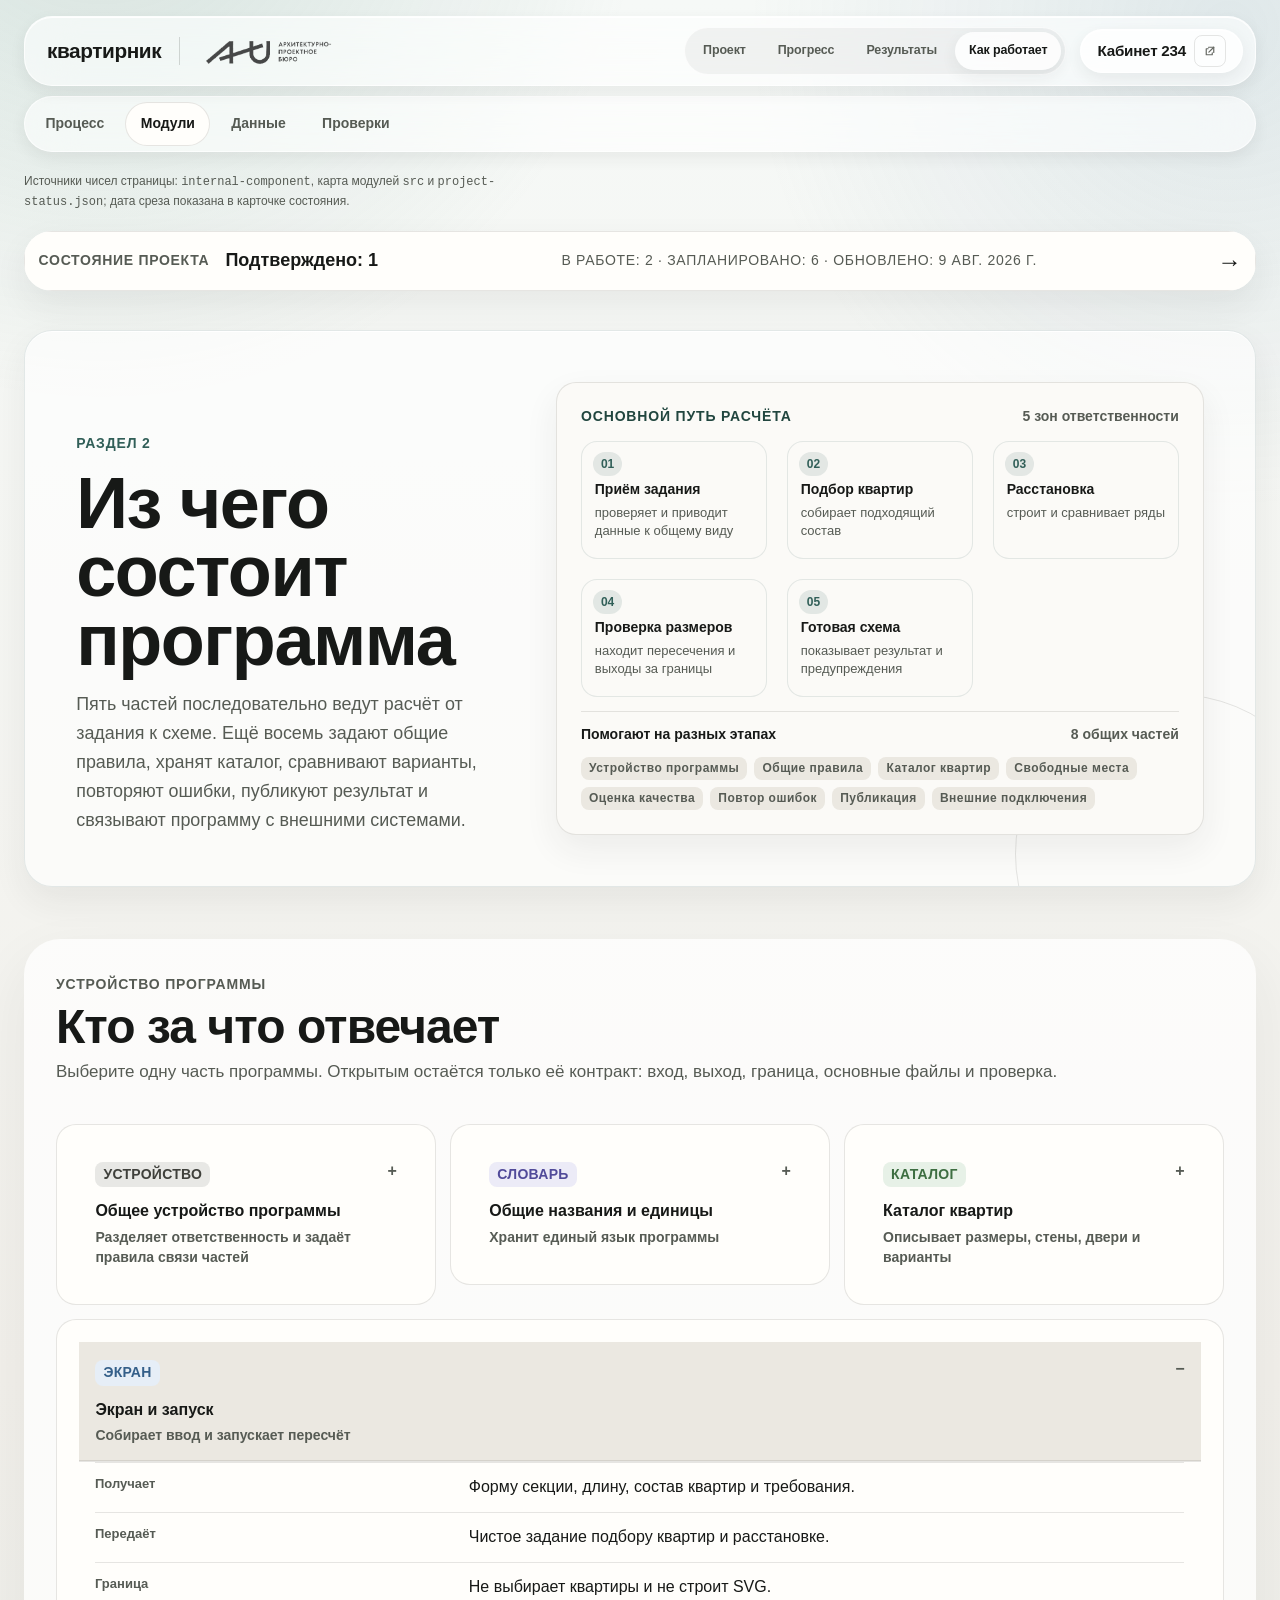
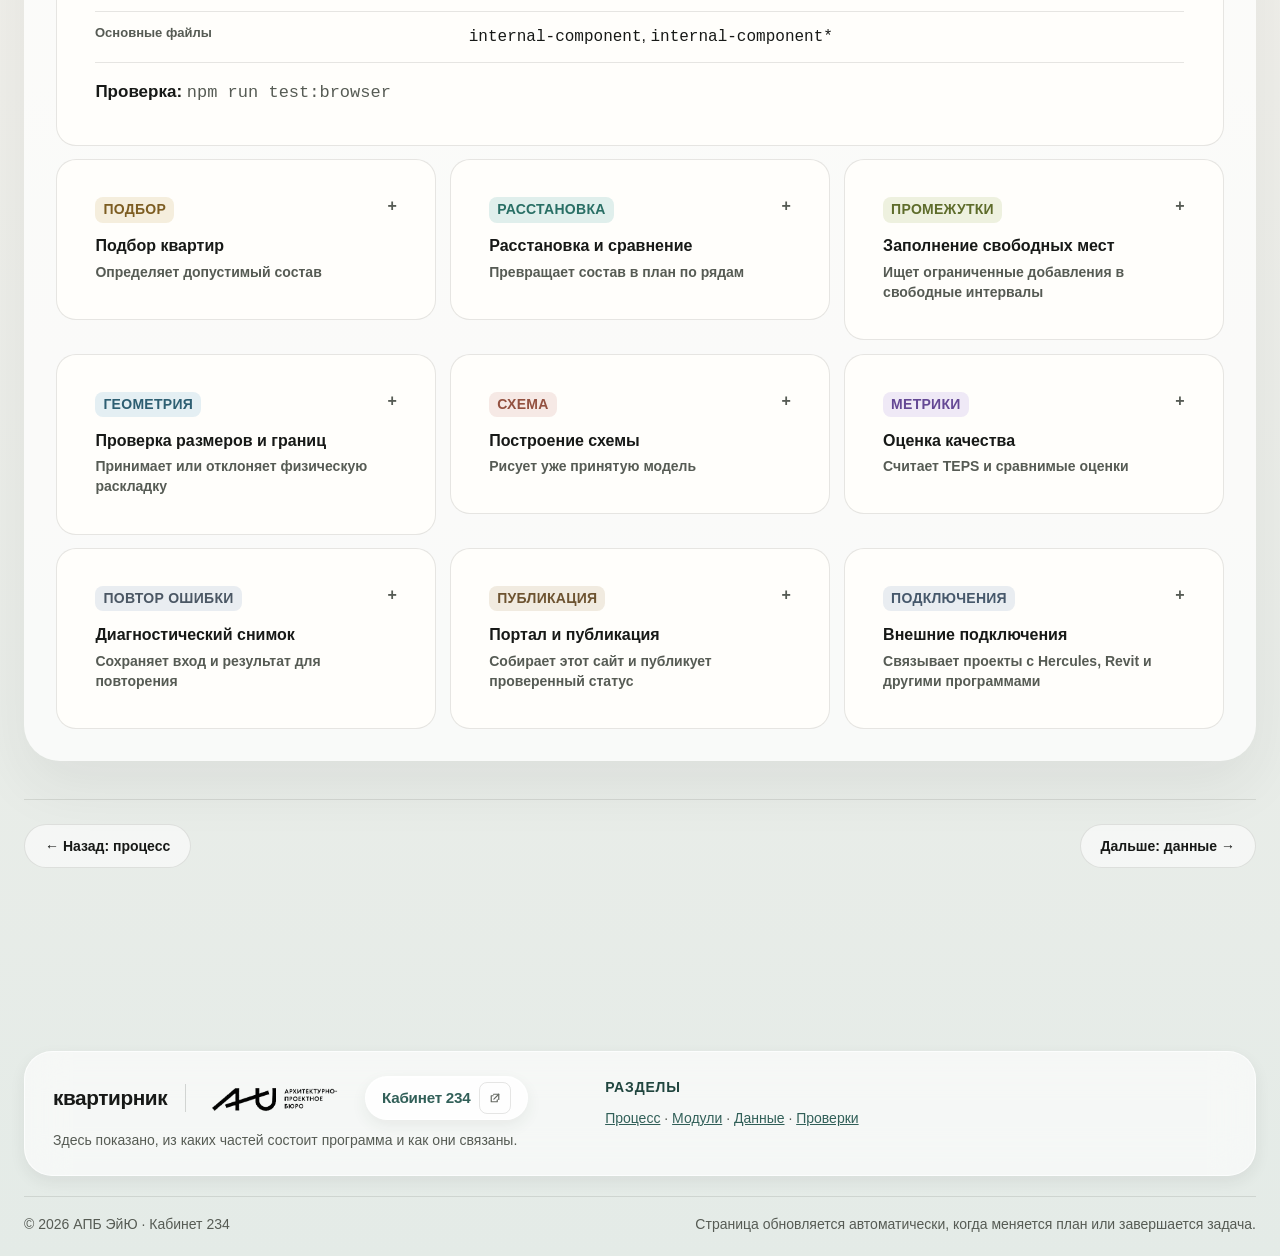
<file: program-flow/teams.html>
<!doctype html>
<html lang="ru">
<head>
  <meta charset="utf-8">
  <meta name="viewport" content="width=device-width, initial-scale=1">
  <meta name="description" content="Роли модулей «Квартирника»: какие данные каждый получает, что решает и что передаёт дальше.">
  <meta property="og:title" content="Квартирник — Из чего состоит программа">
  <meta property="og:description" content="Роли модулей «Квартирника»: какие данные каждый получает, что решает и что передаёт дальше.">
  <meta property="og:type" content="website">
  <meta property="og:locale" content="ru_RU">
  <meta property="og:url" content="https://kvartirnik-au.ru/program-flow/teams.html">
  <meta property="og:image" content="https://kvartirnik-au.ru/program-flow/branding/kvartirnik-icon-180.png?v=liquid-glass-1">
  <meta property="og:image:alt" content="Логотип проекта «Квартирник»">
  <title>Квартирник — Из чего состоит программа</title>
  <link rel="icon" type="image/png" sizes="64x64" href="branding/kvartirnik-icon-64.png?v=liquid-glass-1">
  <link rel="apple-touch-icon" sizes="180x180" href="branding/kvartirnik-icon-180.png?v=liquid-glass-1">
  <link rel="canonical" href="https://kvartirnik-au.ru/program-flow/teams.html">
  <link rel="preload" as="fetch" href="motion-scenarios.json">
  <link rel="stylesheet" href="program-flow-teams-html.abefdad83366.css">
  <script type="module" src="nav-menu.js"></script>
  <script src="project-pulse.js" defer></script>
  <script src="motion-runtime.js" defer></script>
</head>
<body data-motion-route="teams" data-public-number-scope data-public-number-source="#pageNumberSource" data-public-number-date="#projectPulseDate">
  <a class="skip-link" href="#mainContent">Перейти к содержанию</a>
  <header class="topbar">
    <div class="wrap nav">
      <a class="brand brand-logo" href="../" aria-label="На главную страницу квартирника">
        <strong>квартирник</strong>
        <span class="identity-divider" aria-hidden="true"></span>
        <span class="studio-signature" role="img" aria-label="АПБ ЭйЮ — архитектурно-проектное бюро">
          <img src="../program-flow/branding/au-apb-transparent.png" width="874" height="699" alt="" aria-hidden="true">
        </span>
      </a>
      <div class="nav-side">
        <details class="site-menu" open>
          <summary>Меню</summary>
          <nav class="links" aria-label="Основные разделы">
            <a href="../">Проект</a>
            <a href="roadmap.html#сейчас">Прогресс</a>
            <a href="index.html">Результаты</a>
            <a href="process.html" aria-current="location">Как работает</a>
          </nav>
        </details>
        <a class="cabinet-link ds-external" href="https://cab234-au.ru/" aria-label="Перейти на сайт Кабинет 234"><strong>Кабинет 234</strong><span class="cabinet-link__mark ds-external-mark" aria-hidden="true"><svg viewBox="0 0 16 16"><path d="M6 3h7v7"/><path d="M13 3 6.5 9.5"/><path d="M11 10.5V13H3V5h2.5"/></svg></span></a>
      </div>
    </div>
  </header>
  <nav class="section-nav wrap" aria-label="Разделы документации">
  <a href="process.html">Процесс</a>
  <a href="teams.html" aria-current="page">Модули</a>
  <a href="data.html">Данные</a>
  <a href="checks.html">Проверки</a>
</nav>
  <main class="wrap" id="mainContent" tabindex="-1" data-accent-system="editorial-marker">
    <p class="number-provenance" id="pageNumberSource">Источники чисел страницы: <code>internal-component</code>, карта модулей <code>src</code> и <code>project-status.json</code>; дата среза показана в карточке состояния.</p>
    <aside class="project-pulse-shell" data-project-pulse data-status-source="../data/project-status.json" data-status-href="roadmap.html" aria-label="Кратко о состоянии проекта" data-load-state="snapshot" data-snapshot-date="2026-08-09"><a class="project-pulse__link" href="roadmap.html" title="Снимок состояния от 9 августа 2026 г."><span class="project-pulse__kicker">Состояние проекта</span><span class="project-pulse__value"><b>Подтверждено: 1</b></span><span class="project-pulse__meta">в работе: 2 · запланировано: 6 · снимок: <time id="projectPulseDate" datetime="2026-08-09">9 августа 2026 г.</time></span><span class="project-pulse__arrow">→</span></a></aside>
    <section class="page-head section-hero section-hero--stacked">
      <div class="section-hero__copy">
        <span class="badge">Раздел 2</span>
        <h1>Из чего состоит программа</h1>
        <p class="lead">Пять частей последовательно ведут расчёт от задания к схеме. Ещё восемь задают общие правила, хранят каталог, сравнивают варианты, повторяют ошибки, публикуют результат и связывают программу с внешними системами.</p>
      </div>
      <figure class="module-map section-hero__visual" data-visual-kind="module-network" aria-label="Пять зон ответственности ведут расчёт от задания к схеме. Ещё восемь общих частей помогают на разных этапах">
        <figcaption class="module-map__head"><span class="visual-kicker">Основной путь расчёта</span><span>5 зон ответственности</span></figcaption>
        <ol class="module-map__core">
          <li class="module-node" data-step="01"><strong>Приём задания</strong><span>проверяет и приводит данные к общему виду</span></li>
          <li class="module-node" data-step="02"><strong>Подбор квартир</strong><span>собирает подходящий состав</span></li>
          <li class="module-node" data-step="03"><strong>Расстановка</strong><span>строит и сравнивает ряды</span></li>
          <li class="module-node" data-step="04"><strong>Проверка размеров</strong><span>находит пересечения и выходы за границы</span></li>
          <li class="module-node" data-step="05"><strong>Готовая схема</strong><span>показывает результат и предупреждения</span></li>
        </ol>
        <div class="module-map__support-wrap">
          <div class="module-map__support-head"><strong>Помогают на разных этапах</strong><span>8 общих частей</span></div>
          <div class="module-map__support">
            <span class="module-chip ds-tag">Устройство программы</span><span class="module-chip ds-tag">Общие правила</span><span class="module-chip ds-tag">Каталог квартир</span><span class="module-chip ds-tag">Свободные места</span>
            <span class="module-chip ds-tag">Оценка качества</span><span class="module-chip ds-tag">Повтор ошибок</span><span class="module-chip ds-tag">Публикация</span><span class="module-chip ds-tag">Внешние подключения</span>
          </div>
        </div>
      </figure>
    </section>
    <section class="domain-overview" id="части-программы" aria-labelledby="partsTitle">
      <div class="section-head">
        <p class="eyebrow">Устройство программы</p>
        <h2 id="partsTitle">Кто за что отвечает</h2>
        <p>Выберите одну часть программы. Открытым остаётся только её контракт: вход, выход, граница, основные файлы и проверка.</p>
      </div>
      <div class="module-contracts">
        <details class="module-contract" id="module-system" name="module-contract" data-accent-panel>
          <summary><span class="role ds-tag" data-domain="system">устройство</span><span><strong class="module-contract__title">Общее устройство программы</strong><small>Разделяет ответственность и задаёт правила связи частей</small></span></summary>
          <div class="module-contract__body ds-disclosure-content"><dl class="ds-definition-list"><div class="ds-definition-row"><dt>Получает</dt><dd>Общие понятия продукта, потоки данных и требования к качеству.</dd></div><div class="ds-definition-row"><dt>Передаёт</dt><dd>Границы модулей, владельцев решений и правила совместной работы.</dd></div><div class="ds-definition-row"><dt>Граница</dt><dd>Не выполняет расчёт и не подменяет ответственность отдельных частей.</dd></div><div class="ds-definition-row"><dt>Основные файлы</dt><dd><code>internal-component</code>, <code>internal-component</code></dd></div></dl><p class="module-contract__check"><b>Проверка:</b> <code>npm run lint:architecture-docs</code></p></div>
        </details>
        <details class="module-contract" id="module-ui" name="module-contract" data-accent-panel open>
          <summary><span class="role ds-tag" data-domain="ui">экран</span><span><strong class="module-contract__title">Экран и запуск</strong><small>Собирает ввод и запускает пересчёт</small></span></summary>
          <div class="module-contract__body ds-disclosure-content"><dl class="ds-definition-list"><div class="ds-definition-row"><dt>Получает</dt><dd>Форму секции, длину, состав квартир и требования.</dd></div><div class="ds-definition-row"><dt>Передаёт</dt><dd>Чистое задание подбору квартир и расстановке.</dd></div><div class="ds-definition-row"><dt>Граница</dt><dd>Не выбирает квартиры и не строит SVG.</dd></div><div class="ds-definition-row"><dt>Основные файлы</dt><dd><code>internal-component</code>, <code>internal-component*</code></dd></div></dl><p class="module-contract__check"><b>Проверка:</b> <code>npm run test:browser</code></p></div>
        </details>
        <details class="module-contract" id="module-domain" name="module-contract" data-accent-panel>
          <summary><span class="role ds-tag" data-domain="domain">словарь</span><span><strong class="module-contract__title">Общие названия и единицы</strong><small>Хранит единый язык программы</small></span></summary>
          <div class="module-contract__body ds-disclosure-content"><dl class="ds-definition-list"><div class="ds-definition-row"><dt>Получает</dt><dd>Понятия «ряд», «секция», «ЛЛУ», «тип квартиры» и «шаг».</dd></div><div class="ds-definition-row"><dt>Передаёт</dt><dd>Стабильные названия и правило <code>1 шаг = 300 мм</code>.</dd></div><div class="ds-definition-row"><dt>Граница</dt><dd>Не выполняет поиск и физическое размещение.</dd></div><div class="ds-definition-row"><dt>Основные файлы</dt><dd><code>internal-component</code>, <code>internal-component*</code></dd></div></dl><p class="module-contract__check"><b>Проверка:</b> <code>npm run smoke</code></p></div>
        </details>
        <details class="module-contract" id="module-apartment-assets" name="module-contract" data-accent-panel>
          <summary><span class="role ds-tag" data-domain="apartment-assets">каталог</span><span><strong class="module-contract__title">Каталог квартир</strong><small>Описывает размеры, стены, двери и варианты</small></span></summary>
          <div class="module-contract__body ds-disclosure-content"><dl class="ds-definition-list"><div class="ds-definition-row"><dt>Получает</dt><dd>Карточки и тестовые данные квартир.</dd></div><div class="ds-definition-row"><dt>Передаёт</dt><dd>Варианты, размеры, признаки и геометрию миниатюр.</dd></div><div class="ds-definition-row"><dt>Граница</dt><dd>Не меняет ряды и не сравнивает планы.</dd></div><div class="ds-definition-row"><dt>Основные файлы</dt><dd><code>internal-component*</code>, <code>internal-component*</code></dd></div></dl><p class="module-contract__check"><b>Проверка:</b> <code>npm run test:assets</code></p></div>
        </details>
        <details class="module-contract" id="module-solver" name="module-contract" data-accent-panel>
          <summary><span class="role ds-tag" data-domain="solver">подбор</span><span><strong class="module-contract__title">Подбор квартир</strong><small>Определяет допустимый состав</small></span></summary>
          <div class="module-contract__body ds-disclosure-content"><dl class="ds-definition-list"><div class="ds-definition-row"><dt>Получает</dt><dd>Тип секции, длину, требования и ограничения.</dd></div><div class="ds-definition-row"><dt>Передаёт</dt><dd>Наборы количества квартир каждого типа.</dd></div><div class="ds-definition-row"><dt>Граница</dt><dd>Не выбирает места и не знает SVG.</dd></div><div class="ds-definition-row"><dt>Основные файлы</dt><dd><code>internal-component*</code></dd></div></dl><p class="module-contract__check"><b>Проверка:</b> <code>npm run solver:layout</code></p></div>
        </details>
        <details class="module-contract" id="module-planning" name="module-contract" data-accent-panel>
          <summary><span class="role ds-tag" data-domain="planning">расстановка</span><span><strong class="module-contract__title">Расстановка и сравнение</strong><small>Превращает состав в план по рядам</small></span></summary>
          <div class="module-contract__body ds-disclosure-content"><dl class="ds-definition-list"><div class="ds-definition-row"><dt>Получает</dt><dd>Наборы квартир, размеры рядов и требования.</dd></div><div class="ds-definition-row"><dt>Передаёт</dt><dd>Порядок, ряды, смещения и оценку вариантов.</dd></div><div class="ds-definition-row"><dt>Граница</dt><dd>Не рисует схему и не владеет DOM.</dd></div><div class="ds-definition-row"><dt>Основные файлы</dt><dd><code>internal-component*</code>, <code>internal-component*</code></dd></div></dl><p class="module-contract__check"><b>Проверка:</b> <code>npm run solution:mix</code></p></div>
        </details>
        <details class="module-contract" id="module-row-fill" name="module-contract" data-accent-panel>
          <summary><span class="role ds-tag" data-domain="row-fill">промежутки</span><span><strong class="module-contract__title">Заполнение свободных мест</strong><small>Ищет ограниченные добавления в свободные интервалы</small></span></summary>
          <div class="module-contract__body ds-disclosure-content"><dl class="ds-definition-list"><div class="ds-definition-row"><dt>Получает</dt><dd>Свободные интервалы и допустимые варианты квартир.</dd></div><div class="ds-definition-row"><dt>Передаёт</dt><dd>План заполнения оставшихся мест.</dd></div><div class="ds-definition-row"><dt>Граница</dt><dd>Не выбирает основной результат подбора.</dd></div><div class="ds-definition-row"><dt>Основные файлы</dt><dd><code>internal-component*</code></dd></div></dl><p class="module-contract__check"><b>Проверка:</b> <code>npm run combinatorics:grid</code></p></div>
        </details>
        <details class="module-contract" id="module-layout" name="module-contract" data-accent-panel>
          <summary><span class="role ds-tag" data-domain="layout">геометрия</span><span><strong class="module-contract__title">Проверка размеров и границ</strong><small>Принимает или отклоняет физическую раскладку</small></span></summary>
          <div class="module-contract__body ds-disclosure-content"><dl class="ds-definition-list"><div class="ds-definition-row"><dt>Получает</dt><dd>Ряды, ЛЛУ, переходы и границы секции.</dd></div><div class="ds-definition-row"><dt>Передаёт</dt><dd>Проверенную модель, предупреждения и переполнение.</dd></div><div class="ds-definition-row"><dt>Граница</dt><dd>Не ранжирует составы и не создаёт SVG.</dd></div><div class="ds-definition-row"><dt>Основные файлы</dt><dd><code>internal-component*</code>, <code>internal-component*</code></dd></div></dl><p class="module-contract__check"><b>Проверка:</b> <code>npm run placement:space</code></p></div>
        </details>
        <details class="module-contract" id="module-render" name="module-contract" data-accent-panel>
          <summary><span class="role ds-tag" data-domain="render">схема</span><span><strong class="module-contract__title">Построение схемы</strong><small>Рисует уже принятую модель</small></span></summary>
          <div class="module-contract__body ds-disclosure-content"><dl class="ds-definition-list"><div class="ds-definition-row"><dt>Получает</dt><dd>Проверенную модель, замечания и настройки изображения.</dd></div><div class="ds-definition-row"><dt>Передаёт</dt><dd>SVG с квартирами, коридором, дверями и пустотами.</dd></div><div class="ds-definition-row"><dt>Граница</dt><dd>Не размещает и не выбирает квартиры.</dd></div><div class="ds-definition-row"><dt>Основные файлы</dt><dd><code>internal-component*</code></dd></div></dl><p class="module-contract__check"><b>Проверка:</b> <code>npm run test:render</code></p></div>
        </details>
        <details class="module-contract" id="module-metrics" name="module-contract" data-accent-panel>
          <summary><span class="role ds-tag" data-domain="metrics">метрики</span><span><strong class="module-contract__title">Оценка качества</strong><small>Считает TEPS и сравнимые оценки</small></span></summary>
          <div class="module-contract__body ds-disclosure-content"><dl class="ds-definition-list"><div class="ds-definition-row"><dt>Получает</dt><dd>План, раскладку и данные квартир.</dd></div><div class="ds-definition-row"><dt>Передаёт</dt><dd>Площадь, эффективность, пустоты и итоговую оценку.</dd></div><div class="ds-definition-row"><dt>Граница</dt><dd>Не двигает квартиры и не рисует.</dd></div><div class="ds-definition-row"><dt>Основные файлы</dt><dd><code>internal-component*</code>, <code>internal-component*</code></dd></div></dl><p class="module-contract__check"><b>Проверка:</b> <code>npm run teps:regression</code></p></div>
        </details>
        <details class="module-contract" id="module-debug" name="module-contract" data-accent-panel>
          <summary><span class="role ds-tag" data-domain="debug">повтор ошибки</span><span><strong class="module-contract__title">Диагностический снимок</strong><small>Сохраняет вход и результат для повторения</small></span></summary>
          <div class="module-contract__body ds-disclosure-content"><dl class="ds-definition-list"><div class="ds-definition-row"><dt>Получает</dt><dd>Состояние, требования, ряды и предупреждения.</dd></div><div class="ds-definition-row"><dt>Передаёт</dt><dd>Версионированный файл воспроизведения.</dd></div><div class="ds-definition-row"><dt>Граница</dt><dd>Не участвует в обычном выборе результата.</dd></div><div class="ds-definition-row"><dt>Основные файлы</dt><dd><code>internal-component*</code>, <code>internal-component*</code></dd></div></dl><p class="module-contract__check"><b>Проверка:</b> <code>npm run debug:snapshot</code></p></div>
        </details>
        <details class="module-contract" id="module-adapter" name="module-contract" data-accent-panel>
          <summary><span class="role ds-tag" data-domain="adapter">публикация</span><span><strong class="module-contract__title">Портал и публикация</strong><small>Собирает этот сайт и публикует проверенный статус</small></span></summary>
          <div class="module-contract__body ds-disclosure-content"><dl class="ds-definition-list"><div class="ds-definition-row"><dt>Получает</dt><dd>Статус проекта, журнал работы и разрешённые публичные файлы.</dd></div><div class="ds-definition-row"><dt>Передаёт</dt><dd>Проверенную статическую витрину и её опубликованную версию.</dd></div><div class="ds-definition-row"><dt>Граница</dt><dd>Не меняет решения подбора, геометрии и построения схемы.</dd></div><div class="ds-definition-row"><dt>Основные файлы</dt><dd><code>internal-component*</code>, <code>internal-component*</code></dd></div></dl><p class="module-contract__check"><b>Проверка:</b> <code>node internal-component</code></p></div>
        </details>
        <details class="module-contract" id="module-integration" name="module-contract" data-accent-panel>
          <summary><span class="role ds-tag" data-domain="integration">подключения</span><span><strong class="module-contract__title">Внешние подключения</strong><small>Связывает проекты с Hercules, Revit и другими программами</small></span></summary>
          <div class="module-contract__body ds-disclosure-content"><dl class="ds-definition-list"><div class="ds-definition-row"><dt>Получает</dt><dd>Проекты, команды внешних программ и их форматы данных.</dd></div><div class="ds-definition-row"><dt>Передаёт</dt><dd>Проверенные запросы, ответы и сохранённые проекты.</dd></div><div class="ds-definition-row"><dt>Граница</dt><dd>Не переносит правила внешней системы внутрь подбора квартир, проверки геометрии или отрисовки.</dd></div><div class="ds-definition-row"><dt>Основные файлы</dt><dd><code>internal-component*</code>, <code>internal-component*</code></dd></div></dl><p class="module-contract__check"><b>Проверка:</b> <code>npm run typecheck</code></p></div>
        </details>
      </div>
    </section>
    <nav class="ds-page-navigation" aria-label="Соседние страницы"><a class="ds-button ds-button--quiet ds-page-navigation-link" data-direction="previous" href="process.html">← Назад: процесс</a><a class="ds-button ds-button--quiet ds-page-navigation-link" data-direction="next" href="data.html">Дальше: данные →</a></nav>
  </main>
  <footer>
    <div class="wrap manager-footer">
      <div class="manager-footer__brand">
        <div class="manager-footer__marks">
        <a class="brand brand-logo manager-footer__brandmark" href="../" aria-label="На главную страницу квартирника">
          <strong>квартирник</strong>
          <span class="identity-divider" aria-hidden="true"></span>
          <span class="studio-signature studio-signature--footer" role="img" aria-label="АПБ ЭйЮ — архитектурно-проектное бюро">
            <img src="../program-flow/branding/au-apb-transparent.png" width="874" height="699" alt="" aria-hidden="true">
          </span>
        </a>
          <a class="cabinet-link cabinet-link--footer ds-external" href="https://cab234-au.ru/" aria-label="Перейти на сайт Кабинет 234"><strong>Кабинет 234</strong><span class="cabinet-link__mark ds-external-mark" aria-hidden="true"><svg viewBox="0 0 16 16"><path d="M6 3h7v7"/><path d="M13 3 6.5 9.5"/><path d="M11 10.5V13H3V5h2.5"/></svg></span></a>
        </div>
        <p class="manager-footer__tagline">Здесь показано, из каких частей состоит программа и как они связаны.</p>
      </div>
      <div class="manager-footer__links">
        <span class="micro">Разделы</span>
        <p><a href="process.html">Процесс</a> · <a href="teams.html">Модули</a> · <a href="data.html">Данные</a> · <a href="checks.html">Проверки</a></p>
      </div>
      
    </div>
    <div class="wrap manager-footer__legal">
      <span>© 2026 АПБ ЭйЮ · Кабинет 234</span>
      <span>Страница обновляется автоматически, когда меняется план или завершается задача.</span>
    </div>
  </footer>
  <script type="module" src="module-contracts.js"></script>
</body>
</html>
</file>
<file: program-flow/index-html.615760a0930b.css>
:root {
  color-scheme: light;

  --canvas: #f3f5f1;
  --paper: #ffffff;
  --ink: #17211e;
  --ink-soft: #68736e;
  --muted: #596660;
  --fill: #e9eeea;
  --fill-deep: #dde5df;
  --hairline: #d7ded9;
  --acid: #c8f548;
  --panel: #17231f;
  --panel-soft: #22322c;
  --panel-ink: #f6f8f4;
  --teal: #2f7067;
  --teal-soft: #dbeae5;
  --danger: #a84534;
  --ok: #2c7658;
  --status-done: var(--ok);
  --status-doing: var(--acid);
  --status-blocked: var(--danger);
  --status-planned: var(--fill);
  --status-conditional: var(--ink-soft);

  --sans: "Segoe UI Variable Display", "Segoe UI", system-ui, Roboto, Helvetica, Arial, sans-serif;
  
  --mono: ui-monospace, "Segoe UI Mono", Consolas, "SFMono-Regular", Menlo, monospace;

  --fs-display: clamp(2.1rem, 5.6vw, 4.75rem);
  --fs-h2: clamp(1.35rem, 2.4vw, 2.1rem);
  --fs-h3: clamp(1.1rem, 1.5vw, 1.35rem);
  --fs-micro: 0.875rem;
  --track-display: -0.03em;
  --track-micro: 0.055em;

  --page: clamp(1.25rem, 4vw, 4.5rem);
  --section: clamp(3rem, 6vw, 5.5rem);

  --r-sm: 12px;
  --r-md: 24px;
  --r-lg: 32px;

  --ease: cubic-bezier(0.22, 0.61, 0.36, 1);
  --fast: 180ms;

  font-family: var(--sans);
}

* { box-sizing: border-box; }

body {
  margin: 0;
  background: var(--canvas);
  color: var(--ink);
  font-size: 1rem;
  line-height: 1.55;
  -webkit-font-smoothing: antialiased;
  text-rendering: optimizeLegibility;
  font-optical-sizing: auto;
  overflow-x: hidden;
}

img { max-width: 100%; }

h1, h2, h3, h4, p, figure, ul, ol, dl { margin: 0; }
ul { padding: 0; list-style: none; }

:focus-visible { outline: 2px solid var(--ink); outline-offset: 3px; border-radius: 2px; }

.skip-link {
  position: fixed;
  z-index: 100;
  top: 0.75rem;
  left: 0.75rem;
  min-height: 44px;
  padding: 0.65rem 1rem;
  transform: translateY(-180%);
  border-radius: var(--r-sm);
  color: var(--panel-ink);
  background: var(--panel);
  font-weight: 650;
}
.skip-link:focus { transform: translateY(0); }

.visually-hidden {
  position: absolute;
  width: 1px; height: 1px;
  padding: 0; margin: -1px;
  overflow: hidden;
  clip: rect(0 0 0 0);
  white-space: nowrap;
  border: 0;
}

.wrap {
  width: 100%;
  max-width: 1240px;
  margin-inline: auto;
  padding-inline: var(--page);
}
main.wrap { display: block; padding-bottom: var(--section); }
main.wrap > section,
main.wrap > .roadmap-progress,
main.wrap > .roadmap-filter { margin-top: var(--section); }
main.wrap > section:first-child { margin-top: clamp(2.5rem, 5vw, 4.5rem); }



.badge {
  display: inline-flex;
  align-items: center;
  gap: 0.5em;
}
.eyebrow {
  display: inline-flex;
  width: fit-content;
  margin: 0 0 0.65rem;
}
.lead {
  color: var(--muted);
  font-size: clamp(1.02rem, 1.35vw, 1.22rem);
  line-height: 1.55;
  max-width: 68ch;
}
.muted { color: var(--muted); }
.number-provenance {
  color: var(--muted);
  font-family: var(--sans);
  font-size: var(--fs-micro);
  line-height: 1.55;
}
.number-provenance code { font-size: 0.92em; }

h1 {
  font-size: var(--fs-display);
  font-weight: 600;
  line-height: 1.04;
  letter-spacing: var(--track-display);
  text-transform: none;
  text-wrap: pretty;
}
h2 { font-size: var(--fs-h2); font-weight: 650; letter-spacing: -0.01em; }
h3 { font-size: var(--fs-h3); font-weight: 650; }
code { font-family: var(--sans); }

.section-head { max-width: 70ch; margin-bottom: clamp(1.5rem, 3vw, 2.4rem); }
.section-head h2 { margin-bottom: 0.5rem; }
.section-head p { color: var(--muted); }
.page-head { max-width: 74ch; }
.page-head .badge { margin-bottom: 1rem; }
.page-head h1 { margin-bottom: 1rem; }


.topbar {
  position: sticky;
  top: 0;
  z-index: 20;
  background: rgba(255, 255, 255, 0.92);
  backdrop-filter: blur(8px);
  border-bottom: 1px solid var(--hairline);
}
.topbar .nav {
  display: flex;
  align-items: center;
  gap: 1.25rem;
  min-height: 60px;
  padding-block: 0;
}
.brand {
  display: inline-flex;
  align-items: center;
  gap: 0.55rem;
  text-decoration: none;
  color: var(--ink);
  font-weight: 700;
  letter-spacing: var(--track-display);
  white-space: nowrap;
}
.brand-logo { font-size: 1.02rem; }
.brand-logo span { font-weight: 700; letter-spacing: var(--track-display); color: var(--ink); }

.links {
  display: flex;
  flex-wrap: wrap;
  align-items: center;
  gap: 0.2rem 1.3rem;
  margin-left: auto;
}
.links > a {
  display: inline-flex;
  align-items: center;
  min-height: 44px;
  text-decoration: none;
  color: var(--ink);
  font-size: 0.94rem;
  padding: 0;
  border-bottom: 1px solid transparent;
  transition: color var(--fast) var(--ease), border-color var(--fast) var(--ease);
}
.links > a:hover { color: var(--muted); }
.links > a[aria-current] { border-color: var(--ink); }

.site-menu { margin-left: auto; }
.site-menu > summary {
  display: none;
  list-style: none;
}
.site-menu > summary::-webkit-details-marker { display: none; }

  align-items: center;
  display: flex;
  min-height: 44px;
  text-decoration: none;
  color: var(--ink);
  font-size: 0.875rem;
  padding: 8px 10px;
  border-radius: var(--r-sm);
  transition: background var(--fast) var(--ease);
}


.process-intro,
.hero-explain {
  display: grid;
  grid-template-columns: minmax(0, 1.05fr) minmax(0, 0.95fr);
  gap: clamp(1.5rem, 4vw, 3.5rem);
  align-items: center;
}
.process-copy .badge,
.hero-copy .badge { margin-bottom: 1rem; }
.process-copy h1,
.hero-copy h1 { margin-bottom: 1rem; }

.process-visual,
.plan-figure {
  margin: 0;
  border-radius: var(--r-md);
  background: var(--fill);
  padding: clamp(0.9rem, 2vw, 1.5rem);
}
.process-visual img,
.plan-figure img { display: block; width: 100%; height: auto; border-radius: var(--r-sm); background: var(--paper); }
.process-visual figcaption,
.plan-figure figcaption {
  margin-top: 0.75rem;
  font-family: var(--sans);
  font-size: var(--fs-micro);
  letter-spacing: 0.04em;
  color: var(--muted);
}
.worked-plan { background: var(--fill); }


.payoff {
  display: flex;
  flex-wrap: wrap;
  align-items: stretch;
  gap: 0.75rem;
  margin-top: 1.6rem;
}
.payoff-item {
  flex: 1 1 200px;
  display: grid;
  gap: 0.25rem;
  padding: 0.9rem 1rem;
  border-radius: var(--r-md);
  background: var(--fill);
}
.payoff-item b { font-size: 1rem; }
.payoff-item span { color: var(--muted); font-size: 0.875rem; }
.payoff-win { background: var(--panel); color: var(--panel-ink); }
.payoff-win span { color: rgba(245, 246, 244, 0.62); }
.payoff-arrow { align-self: center; color: var(--ink-soft); font-size: 1.25rem; }


.landing-cta { display: flex; flex-wrap: wrap; gap: 0.55rem; margin-top: 1.7rem; }


.example, .project-brief {
  display: grid;
  gap: 0.5rem;
  padding: clamp(1rem, 2vw, 1.5rem);
  border-radius: var(--r-md);
  background: var(--fill);
}
.example p, .project-brief p { color: var(--ink); }
.example b, .project-brief b { color: var(--ink); }
.honest, .limit-note, .source-note, .filter-hint {
  color: var(--muted);
  font-size: 0.875rem;
  line-height: 1.55;
}
.limit-note { margin-top: 1.25rem; }
.source-note { margin-bottom: 1.25rem; }

.plan-legend {
  display: grid;
  gap: 0.4rem 1.5rem;
  padding: clamp(1rem, 2vw, 1.35rem) clamp(1rem, 2vw, 1.5rem);
  border-radius: var(--r-md);
  background: var(--fill);
}
.plan-legend b { grid-column: 1 / -1; }
.plan-legend ul { display: grid; gap: 0.45rem; }
.plan-legend li {
  display: flex;
  align-items: center;
  gap: 0.6rem;
  color: var(--muted);
  font-size: 0.875rem;
  cursor: default;
  border-radius: var(--r-sm);
  transition: color var(--fast) var(--ease);
}
.plan-legend li.is-cued { color: var(--ink); }
.sw { width: 14px; height: 14px; flex: 0 0 auto; border-radius: 3px; background: var(--ink-soft); }
.sw-apt { background: #4e84a6; }
.sw-llu { background: #6576ad; }
.sw-corr { background: #a36d1c; }
.sw-gap { background: var(--danger); }
.sw-ruler { background: var(--ink); }


footer {
  border-top: 1px solid var(--hairline);
  padding-block: clamp(1.6rem, 3vw, 2.4rem);
}
footer .wrap { color: var(--muted); font-size: 0.875rem; line-height: 1.6; }
footer a { color: var(--ink); }
footer code { font-family: var(--sans); font-size: 0.8125rem; background: var(--fill); padding: 1px 5px; border-radius: 3px; }


@media (max-width: 960px) {
  .topbar .nav { align-items: center; min-height: 64px; }
  .site-menu { position: relative; }
  .site-menu > summary {
    display: inline-flex;
    align-items: center;
    min-height: 44px;
    padding: 0 0.8rem;
    cursor: pointer;
    border: 1px solid var(--hairline);
    border-radius: var(--r-sm);
    font-weight: 650;
  }
  .site-menu > summary::after { margin-left: 0.5rem; content: "+"; }
  .site-menu[open] > summary::after { content: "−"; }
  .site-menu .links {
    position: absolute;
    max-height: calc(100vh - 6rem);
    overflow-y: auto;
    overscroll-behavior: contain;
    top: calc(100% + 0.5rem);
    right: 0;
    display: grid;
    width: min(22rem, calc(100vw - 2 * var(--page)));
    padding: 0.55rem;
    border: 1px solid var(--hairline);
    border-radius: var(--r-md);
    background: var(--paper);
    box-shadow: 0 18px 40px rgba(26, 27, 29, 0.12);
  }
  .site-menu .links > a { padding-inline: 0.8rem; border-bottom: 0; border-radius: var(--r-sm); }
  .site-menu .links > a:hover { background: var(--fill); }
  .process-intro, .hero-explain { grid-template-columns: minmax(0, 1fr); }
}
@media (max-width: 640px) {
  .topbar .nav { padding-block: 0.55rem; }
  .step-row { grid-template-columns: minmax(0, 1fr); }
  .payoff { flex-direction: column; }
  .payoff-arrow { transform: rotate(90deg); }
  .landing-cta a { width: 100%; justify-content: center; }
}

@media (prefers-reduced-motion: reduce) {
  *, *::before, *::after {
    animation-duration: 0.01ms !important;
    transition-duration: 0.01ms !important;
    scroll-behavior: auto !important;
  }
}

::selection { background: var(--acid); color: var(--ink); }

.brand-logo { display: inline-flex; align-items: center; }

.topbar { box-shadow: inset 0 -1px 0 var(--hairline); }

.technical-details {
  --technical-bg: var(--surface-card);
  --technical-fg: var(--teal);
  margin-top: 1rem;
}

.technical-details[hidden] { display: none; }

.technical-details:where(:not(.ds-disclosure)) {
  padding: var(--space-card);
  border: 1px solid var(--hairline);
  border-radius: var(--radius-card);
  background: var(--technical-bg);
  box-shadow: var(--shadow-card);
}

.technical-details:where(:not(.ds-disclosure)) > summary {
  display: flex;
  gap: 0.75rem;
  align-items: center;
  justify-content: space-between;
  min-height: 2rem;
  cursor: pointer;
  list-style: none;
  color: var(--technical-fg);
  font-size: 0.875rem;
  font-weight: 700;
}

.technical-details:where(:not(.ds-disclosure)) > summary::-webkit-details-marker { display: none; }
.technical-details:where(:not(.ds-disclosure)) > summary::after { content: "+"; color: var(--technical-fg); font: 700 1rem var(--sans); }
.technical-details:where(:not(.ds-disclosure))[open] > summary::after { content: "−"; }
.technical-details:where(:not(.ds-disclosure)) > summary:hover { color: var(--ink); }

.technical-details:where(:not(.ds-disclosure)) > summary:focus-visible {
  border-radius: 1px;
  outline: 3px solid var(--ink);
  outline-offset: 2px;
}

.technical-details:where(:not(.ds-disclosure)) p,
.technical-details:where(:not(.ds-disclosure)) .check-cmds {
  margin-top: 0.75rem;
  padding-top: 0.75rem;
  border-top: 1px solid color-mix(in srgb, var(--technical-fg) 25%, transparent);
}

.technical-details--compact:where(:not(.ds-disclosure)) {
  margin-top: 0.25rem;
  padding: 0.65rem 0 0;
  border: 0;
  border-top: 1px solid var(--hairline);
  border-radius: 0;
  background: transparent;
  box-shadow: none;
}

.technical-details--compact:where(:not(.ds-disclosure)) > summary {
  width: max-content;
  max-width: 100%;
  min-height: 1.75rem;
  justify-content: flex-start;
  padding: 0.2rem 0.45rem;
  border-radius: var(--r-sm);
  background: var(--technical-bg);
  font-size: 0.8125rem;
}

.technical-details--compact:where(:not(.ds-disclosure)) p,
.technical-details--compact:where(:not(.ds-disclosure)) .check-cmds {
  margin-top: 0.55rem;
  padding-top: 0;
  border-top: 0;
}

.technical-details--compact { margin-top: 0.25rem; }
.technical-details--compact p { color: var(--ink); font-size: 0.875rem; line-height: 1.65; }

.technical-details code {
  display: inline-block;
  max-width: 100%;
  margin: 0;
  padding: 3px 7px;
  overflow-wrap: anywhere;
  border-radius: var(--r-sm);
  color: var(--ink);
  background: rgba(255, 255, 255, 0.72);
  font-size: 0.875rem;
  white-space: normal;
}

.check .technical-details { align-self: start; }
.check .technical-details .check-cmds { gap: 0.45rem; }
.quiz .technical-details { margin-top: 0.8rem; }

@media (max-width: 640px) {
  .technical-details:where(:not(.ds-disclosure)) { padding: 0.7rem 0.8rem; }
}


.manager-hero {
  display: grid;
  grid-template-columns: minmax(420px, 0.83fr) minmax(620px, 1.17fr);
  column-gap: clamp(2rem, 4.8vw, 4.5rem);
  row-gap: clamp(1.25rem, 2vw, 1.5rem);
  align-items: start;
  padding-block: clamp(2rem, 3vw, 2.5rem) clamp(1.75rem, 3vw, 2.25rem);
}

.manager-hero__copy {
  display: grid;
  gap: 1rem;
  justify-items: start;
  min-width: 0;
}

.manager-hero h1 {
  max-width: 10.2ch;
  font-size: clamp(3.2rem, 5vw, 4.6rem);
  line-height: 1.04;
  letter-spacing: -0.065em;
}
.manager-hero .lead {
  max-width: 43ch;
  font-size: clamp(1.08rem, 1.32vw, 1.28rem);
}

.stage-note {
  display: none;
  gap: 0.35rem;
  max-width: 620px;
  padding: 0.85rem 1rem;
  border: 1px solid var(--hairline);
  border-radius: var(--r-md);
  background: var(--paper-strong);
}
.stage-note > span,
.result-proof__label,
.manager-snapshot span,
.manager-changes article > span,
.evidence-split span {
  color: var(--accent);
  font: 760 0.8125rem var(--sans);
  letter-spacing: 0.08em;
  text-transform: uppercase;
}
.stage-note strong { font-size: 1.125rem; }
.stage-note p { color: var(--muted); }

.result-proof {
  display: grid;
  gap: 0.8rem;
  
}
.result-proof__frame {
  position: relative;
  overflow: hidden;
  border: 1px solid var(--hairline);
  border-radius: var(--r-lg);
  background: var(--paper-strong);
  box-shadow: var(--shadow-soft);
}

.result-proof__canvas {
  position: relative;
  overflow: hidden;
}

.result-proof img {
  display: block;
  width: 100%;
  height: auto;
  max-width: 100%;
  border: 0;
  border-radius: 0;
  background: var(--paper);
}
.result-proof__label {
  position: absolute;
  top: 1.1rem;
  right: 1.1rem;
  padding: 0.22rem 0.58rem;
  border: 2px solid var(--accent);
  border-radius: var(--radius-pill);
  color: var(--accent);
  background: var(--paper-strong);
  font-size: 1.125rem;
  letter-spacing: -0.02em;
}
.result-proof figcaption {
  position: absolute;
  width: 1px;
  height: 1px;
  overflow: hidden;
  clip: rect(0 0 0 0);
}
.result-proof figcaption strong { color: var(--ink); }

.result-proof__annotations { display: none; list-style: none; }
.result-proof__annotations li {
  position: absolute;
  z-index: 2;
  display: inline-flex;
  gap: 0.45rem;
  align-items: center;
  max-width: 190px;
  padding: 0.45rem 0.65rem 0.45rem 0.45rem;
  border-radius: var(--r-sm);
  color: var(--panel-ink);
  background: rgba(17, 18, 20, 0.9);
  font-size: clamp(0.75rem, 0.85vw, 0.8rem);
  line-height: 1.2;
}
.result-proof__annotations li > span {
  display: grid;
  flex: 0 0 auto;
  width: 1.45rem;
  height: 1.45rem;
  place-items: center;
  border-radius: 50%;
  color: var(--ink);
  background: var(--acid);
  font: 700 0.75rem var(--sans);
}
.result-proof__annotations [data-callout="apartments"] { top: 40%; left: 2%; }
.result-proof__annotations [data-callout="core"] { top: 3%; left: 29%; }
.result-proof__annotations [data-callout="review"] { right: 2%; bottom: 9%; }

.manager-snapshot {
  display: grid;
  grid-template-columns: repeat(4, minmax(0, 1fr));
  grid-column: 1 / -1;
  width: 100%;
  margin-top: 0;
  overflow: hidden;
  border: 1px solid var(--hairline);
  border-radius: var(--r-lg);
  background: var(--paper-strong);
  box-shadow: var(--shadow-soft);
}
.manager-snapshot article {
  display: grid;
  gap: 0.42rem;
  min-width: 0;
  padding: clamp(1.2rem, 2vw, 1.55rem);
}
.manager-snapshot article + article { border-left: 1px solid var(--hairline); }
.manager-snapshot strong {
  color: var(--ink);
  font-size: clamp(0.98rem, 1.25vw, 1.13rem);
  line-height: 1.35;
}

.manager-snapshot time { font-weight: inherit; }

.maturity-list {
  display: grid;
  grid-template-columns: repeat(3, minmax(0, 1fr));
  grid-column: 1 / -1;
  padding: 0;
  list-style: none;
}
.maturity-list li {
  display: grid;
  grid-template-columns: auto minmax(0, 1fr);
  gap: 0.7rem 0.9rem;
  padding: 1rem;
  border: 1px solid var(--hairline);
}
.maturity-list li + li { border-left: 0; }
.maturity-list li > span {
  display: grid;
  width: 2rem;
  height: 2rem;
  place-items: center;
  border: 1px solid var(--ink-soft);
  border-radius: 50%;
  font-weight: 700;
}
.maturity-list li[data-state="done"] > span { color: white; border-color: var(--ok); background: var(--ok); }
.maturity-list li[data-state="doing"] > span { border-color: var(--ink); background: var(--acid); }
.maturity-list li div { display: grid; gap: 0.3rem; }
.maturity-list p { color: var(--muted); }
.maturity-list b { grid-column: 2; color: var(--muted); font-size: var(--fs-micro); }

.landing-work,
.evidence-section,
.product-boundary,
.compact-plan,
.manager-section { padding-block: clamp(2rem, 4.5vw, 3.5rem); border-top: 1px solid var(--hairline); }

.landing-work {
  display: grid;
  grid-template-columns: minmax(0, 1fr) minmax(320px, 0.42fr);
  gap: clamp(1.5rem, 5vw, 4rem);
  align-items: start;
}

.landing-work__copy {
  display: grid;
  gap: 1rem;
  max-width: 76ch;
}


.landing-work__copy h2 {
  font-size: clamp(1.75rem, 2.5vw, 2.35rem);
  letter-spacing: -0.035em;
}

.landing-work__copy p,
.landing-work__next p { color: var(--ink-soft); }

.landing-work__next {
  display: grid;
  gap: 0.85rem;
  padding: clamp(1.35rem, 2.4vw, 1.8rem);
  border: 1px solid var(--hairline);
  border-radius: var(--r-lg);
  background: var(--paper-strong);
}
.manager-heading { max-width: 70ch; }
.manager-heading .eyebrow { margin-bottom: 0.65rem; }
.manager-heading--split {
  max-width: none;
  display: grid;
  grid-template-columns: minmax(0, 1fr) minmax(280px, 0.7fr);
  gap: 1.2rem 3rem;
  align-items: end;
}
.manager-heading--split > p { color: var(--muted); }

.evidence-board {
  display: grid;
  grid-template-columns: minmax(0, 1.1fr) minmax(280px, 0.9fr);
  border: 1px solid var(--hairline);
}
.evidence-facts {
  display: grid;
  grid-template-columns: repeat(2, minmax(0, 1fr));
  margin: 0;
}
.evidence-facts div,
.evidence-split article,
.evidence-links,
.evidence-technical {
  display: grid;
  gap: 0.35rem;
  min-width: 0;
  padding: 1rem 1.1rem;
}
.evidence-facts div:nth-child(odd) { border-right: 1px solid var(--hairline); }
.evidence-facts div:nth-child(-n + 2) { border-bottom: 1px solid var(--hairline); }
.evidence-facts dt { color: var(--muted); font-size: var(--fs-micro); }
.evidence-facts dd { margin: 0; font-weight: 600; line-height: 1.42; }
#evidenceInput, #evidenceResult, #evidenceWarnings { font-weight: 500; }
.evidence-split { display: grid; align-content: start; border-left: 1px solid var(--hairline); }
.evidence-split article + article,
.evidence-technical,
.evidence-links { border-top: 1px solid var(--hairline); }
.evidence-split p { color: var(--muted); }
.evidence-status { padding: 0.8rem 1.1rem; border-top: 1px solid var(--hairline); }
.evidence-status strong { color: var(--accent); }
.evidence-technical {
  grid-template-columns: minmax(0, 1fr);
  min-width: 0;
  margin: 0;
  border-left: 0;
  background: var(--fill);
}
.evidence-warning-groups { min-width: 0; padding-left: 1.2rem; }
.evidence-technical dl { grid-template-columns: minmax(0, 0.65fr) minmax(0, 1fr); }
.evidence-links { display: flex; flex-wrap: wrap; gap: 0.8rem 1.4rem; background: var(--paper); }
.evidence-links a,


.boundary-grid {
  display: grid;
  grid-template-columns: repeat(2, minmax(0, 1fr));
  border: 1px solid var(--hairline);
}
.boundary-grid article { display: grid; gap: 0.8rem; padding: clamp(1rem, 2.4vw, 1.5rem); }
.boundary-grid article + article { border-left: 1px solid var(--hairline); background: var(--fill); }
.boundary-grid ul { display: grid; gap: 0.45rem; list-style: none; }
.boundary-grid li { position: relative; padding-left: 1.1rem; color: var(--muted); }
.boundary-grid li::before { position: absolute; left: 0; content: "•"; color: var(--ink); }

.manager-milestones {
  display: grid;
  grid-template-columns: repeat(3, minmax(0, 1fr));
  gap: 0.45rem;
}
.manager-milestones > span {
  display: grid;
  gap: 0.16rem;
  padding: 0.75rem 0.8rem;
  border-left: 3px solid var(--ink);
  background: var(--fill);
  font-size: 0.875rem;
  line-height: 1.35;
}
.manager-milestones b { font: 650 var(--fs-micro) var(--sans); letter-spacing: 0.03em; text-transform: uppercase; }
.manager-milestones > span { border-left-color: color-mix(in srgb, var(--accent) 45%, transparent); }
.manager-milestones [data-milestone-kind="prototype"] { border-left-color: var(--accent); }
.manager-milestones [data-milestone-kind="release"] { border-left-color: var(--accent-deep); }

.manager-changes {
  display: grid;
  grid-template-columns: repeat(3, minmax(0, 1fr));
  gap: 1px;
  margin-bottom: 1rem;
  border: 1px solid var(--hairline);
  background: var(--hairline);
}
.manager-changes article {
  display: grid;
  gap: 0.55rem;
  align-content: start;
  padding: clamp(1rem, 2vw, 1.3rem);
  background: var(--paper);
}
.manager-changes h3 { font-size: 1.125rem; }
.manager-changes p { color: var(--muted); }
.manager-load-note { padding-block: 0.5rem 2rem; color: var(--muted); font-size: 0.875rem; }
.manager-footer { display: grid; grid-template-columns: repeat(2, minmax(0, 1fr)); gap: 1.4rem 4rem; }
.manager-footer > div { display: grid; gap: 0.55rem; }

@media (min-width: 961px) and (max-width: 1120px) {
  .manager-hero {
    grid-template-columns: minmax(340px, 0.78fr) minmax(520px, 1.22fr);
    gap: 24px;
  }
  .manager-hero h1 { font-size: clamp(2.8rem, 5.4vw, 3.5rem); }
  .result-proof { margin-top: 0; }
  .manager-snapshot article { padding: 1rem; }
  .manager-snapshot strong { font-size: 1rem; }
}

@media (max-width: 960px) {
  .manager-hero,
  .landing-work,
  .manager-heading--split,
  .evidence-board,
  .boundary-grid,
  .manager-footer { grid-template-columns: minmax(0, 1fr); }
  .result-proof { max-width: 760px; }
  .result-proof { margin-top: 0; }
  .manager-snapshot { grid-template-columns: repeat(2, minmax(0, 1fr)); }
  .manager-snapshot article:nth-child(odd) { border-left: 0; }
  .manager-snapshot article:nth-child(n + 3) { border-top: 1px solid var(--hairline); }
  .evidence-split,
  .boundary-grid article + article { border-top: 1px solid var(--hairline); border-left: 0; }
}

@media (max-width: 640px) {
  .manager-hero { padding-top: 2rem; }
  .manager-hero h1 { font-size: clamp(2rem, 9vw, 2.7rem); }
  .manager-snapshot,
  .maturity-list,
  .evidence-facts,
  .manager-milestones,
  .manager-changes { grid-template-columns: minmax(0, 1fr); }
  .manager-snapshot article + article,
  .maturity-list li + li,
  .evidence-facts div,
  .manager-changes article + article { border-top: 1px solid var(--hairline); border-left: 0; border-right: 0; }
  .result-proof__label { top: 0.75rem; right: 0.75rem; }
  .result-proof__annotations { display: none; }
  .result-proof__annotations li { position: static; max-width: none; background: var(--panel); }
  .evidence-technical dl { grid-template-columns: minmax(0, 1fr); }
  .evidence-technical :is(dd, a, code) { overflow-wrap: anywhere; }
}




.links > a[aria-current]{
  border-bottom: 3px solid var(--ink);
  background: none;
  box-shadow: inset 0 -5px 0 color-mix(in srgb, var(--acid) 28%, transparent);
  color: var(--ink);
  font-weight: 650;
}





[data-accent-system="editorial-marker"] :is(
  .section-head,
  .manager-heading,
  .status-heading,
  .current-focus__heading
) {
  position: relative;
  padding-top: 1rem;
}

[data-accent-system="editorial-marker"] :is(
  .section-head,
  .manager-heading,
  .status-heading,
  .current-focus__heading
)::before {
  position: absolute;
  inset: 0 auto auto 0;
  width: 2.6rem;
  height: 4px;
  background: var(--acid);
  content: "";
}


[data-accent-panel] {
  position: relative;
}

[data-accent-panel]::before {
  position: absolute;
  z-index: 1;
  inset: 0 0 auto;
  height: 4px;
  background: var(--acid);
  content: "";
  pointer-events: none;
}

details[data-accent-panel]:not([open])::before {
  display: none;
}



[data-accent-system="editorial-marker"] .packet-stack__item > span:first-child,
[data-accent-system="editorial-marker"] .quality-gate > span:first-child {
  display: inline-grid;
  min-width: 2rem;
  min-height: 1.55rem;
  place-items: center;
  border: 0;
  border-radius: var(--radius-pill);
  background: var(--accent-soft);
  color: var(--accent-deep);
  font-weight: 700;
}




[data-accent-system="editorial-marker"] .module-node::before {
  display: inline-grid;
  min-width: 1.8rem;
  min-height: 1.45rem;
  place-items: center;
  padding-inline: 0.4rem;
  border: 0;
  border-radius: var(--radius-pill);
  background: var(--accent-soft);
  color: var(--accent-deep);
  font-weight: 700;
}


[data-accent-system="editorial-marker"] .quiz-buttons button.is-active {
  border-bottom: 4px solid var(--acid);
}

[data-accent-system="editorial-marker"] .content-disclosure[open] > summary {
  border-bottom: 3px solid var(--acid);
}

[data-accent-system="editorial-marker"] .module-contract[open] > summary {
  padding-top: 1.15rem;
}


[data-accent-system="editorial-marker"] .ds-page-navigation-link[data-direction="next"]:hover,
[data-accent-system="editorial-marker"] .ds-page-navigation-link[data-direction="next"]:focus-visible {
  background:
    linear-gradient(
      180deg,
      transparent 0 60%,
      color-mix(in srgb, var(--acid) 55%, var(--paper)) 60% 100%
    );
  color: var(--ink);
}

@media (max-width: 640px) {
  [data-accent-system="editorial-marker"] :is(
    .section-head,
    .manager-heading,
    .status-heading,
    .current-focus__heading
  ) {
    padding-top: 0.85rem;
  }

  [data-accent-system="editorial-marker"] :is(
    .section-head,
    .manager-heading,
    .status-heading,
    .current-focus__heading
  )::before {
    width: 2.2rem;
  }
}

@media (forced-colors: active) {
  .links > a[aria-current]{
    border: 0;
    border-bottom: 3px solid CanvasText;
    background: Canvas;
    box-shadow: none;
    color: CanvasText;
  }

  [data-accent-system="editorial-marker"] > section:first-of-type :is(.badge, .eyebrow) {
    border: 2px solid CanvasText;
    background: Canvas;
    color: CanvasText;
  }

  [data-accent-panel]::before,
  [data-accent-system="editorial-marker"] :is(
    .section-head,
    .manager-heading,
    .status-heading,
    .current-focus__heading
  )::before {
    background: CanvasText;
  }
}



:root {
  --wrap: 1400px;
  --paper: #f7fbff;
  --paper-strong: #ffffff;
  --ink: #071735;
  --ink-soft: #385470;
  --muted: #4f6279;
  --fill: #eef6ff;
  --fill-deep: #e1edf9;
  --hairline: #cfe0f1;
  --accent: #0b5bd3;
  --accent-strong: #0749b8;
  --accent-soft: #e6f0ff;
  --mint: #32b889;
  --mint-soft: #dcf6eb;
  --risk: #2e6d9f;
  --risk-soft: #e8f2fb;
  --panel: #071735;
  --panel-ink: #f6fbff;
  --danger: #a84f54;
  --ok: var(--mint);
  --acid: var(--accent);
  --status-done: var(--mint);
  --status-doing: var(--accent);
  --status-blocked: var(--danger);
  --status-planned: #d8e6f4;
  --status-conditional: #7b8da3;
  --type-display-size: clamp(2.625rem, 5.2vw, 3.825rem);
  --type-section-size: clamp(2rem, 3vw, 2.267rem);
  --type-card-size: clamp(1.25rem, 2vw, 1.7rem);
  --type-body-size: 1.0625rem;
  --type-ui-size: 0.92rem;
  --type-caption-size: 0.78rem;
  --r-sm: 10px;
  --r-md: 18px;
  --r-lg: 24px;
  --shadow-soft: 0 18px 42px rgba(9, 35, 76, 0.08);
}

body {
  background: var(--paper);
  color: var(--ink);
}

.wrap {
  width: min(calc(100% - 40px), var(--wrap));
  max-width: var(--wrap);
  padding-inline: 0;
}

:focus-visible {
  outline: 3px solid color-mix(in srgb, var(--accent) 70%, white);
  outline-offset: 3px;
}

.topbar {
  position: sticky;
  top: 0;
  z-index: 30;
  border: 0;
  background: rgba(247, 251, 255, 0.88);
  box-shadow: none;
  backdrop-filter: blur(14px);
}

.topbar .nav {
  min-height: 76px;
  gap: clamp(1.4rem, 4vw, 4rem);
}

.brand {
  color: var(--ink);
  font-size: clamp(1.15rem, 1.8vw, 1.45rem);
  font-weight: 780;
  letter-spacing: -0.05em;
}

.brand-logo::after {
  content: none;
  color: var(--ink);
  font-weight: 780;
}

.brand-logo span { color: var(--ink); font-weight: 780; }

.links {
  gap: clamp(0.95rem, 2vw, 1.65rem);
  margin-left: 0;
}

.links > a {
  position: relative;
  min-height: 44px;
  padding: 0;
  border: 0;
  color: var(--ink);
  font-size: 1rem;
  font-weight: 590;
  letter-spacing: -0.01em;
}

.links > a + a::before {
  position: absolute;
  top: 50%;
  left: calc(-0.85rem - 2px);
  width: 3px;
  height: 3px;
  border-radius: 999px;
  background: #9fb4cc;
  content: "";
}

.links > a:hover,
.links > a[aria-current]{
  border: 0;
  background: none;
  box-shadow: none;
  color: var(--accent);
  font-weight: 720;
}

.section-nav {
  border: 0;
  min-height: 3.2rem;
}

.section-nav a {
  border: 1px solid transparent;
  border-radius: 999px;
  color: var(--muted);
  font-weight: 620;
}

.section-nav a:hover,
.section-nav a:focus-visible,
.section-nav a[aria-current="page"],
.section-nav a[aria-current="location"] {
  border-color: var(--hairline);
  background: var(--paper-strong);
  color: var(--accent);
}

.badge,
.eyebrow {
  padding: 0;
  border: 0;
  border-radius: 0;
  background: none;
  color: var(--accent);
  font-size: 0.875rem;
  font-weight: 760;
  letter-spacing: 0.14em;
  text-transform: uppercase;
}

h1 {
  color: var(--ink);
  font-weight: 780;
  letter-spacing: -0.055em;
}

h2,
h3 { color: var(--ink); }

.lead {
  color: var(--ink-soft);
  font-size: clamp(1.02rem, 1.4vw, 1.22rem);
  line-height: 1.62;
}


.evidence-links a,
.worklog-more,
.module-filter {
  border-radius: var(--r-sm);
}

.worklog-more
{
  border: 1px solid var(--accent);
  background: var(--accent);
  color: #ffffff;
  box-shadow: 0 12px 26px rgba(11, 91, 211, 0.16);
}

.worklog-more:hover
{
  background: var(--accent-strong);
}


:is(.card, .brief-card, .result-card, .limit-card, .example, .project-brief,
  .status-panel, .stage-callout, .roadmap-detail, .timeline-board,
  .module-contract, .module-contract[open], .object, .domain, .quality-gate,
  .check, .quiz, .case-sheet__calculation, .case-sheet__checks,
  .audience-answer, .ci-evidence,
  .project-pulse__link) {
  border: 1px solid var(--hairline);
  
  border-radius: var(--radius-card);
  background: var(--paper-strong);
  box-shadow: none;
}

.card:hover,
.project-pulse__link:hover {
  border-color: color-mix(in srgb, var(--accent) 42%, var(--hairline));
  background: var(--paper-strong);
}

:is(.process-intro, .page-head, .section-hero, .status-now) {
  border: 1px solid var(--hairline);
  background: var(--paper-strong);
  color: var(--ink);
}

:is(.process-intro, .page-head, .section-hero, .status-now)::before {
  border-color: var(--hairline);
}

.process-intro::after {
  color: var(--fill-deep);
}

:is(.process-copy, .section-hero__copy, .page-head) h1 {
  color: var(--ink);
}

:is(.process-copy, .section-hero__copy, .page-head) .lead {
  color: var(--ink-soft);
}

.status-now :is(h1, h2, h3, strong) {
  color: var(--ink);
}

.status-now :is(.lead, .micro, .number-provenance),
.status-now .number-provenance :is(code, a),
.status-now .proof-strip :is(span, small) {
  color: var(--ink-soft);
}

.status-now .proof-strip article {
  background: var(--fill);
}

.status-now .stage-callout {
  background: var(--accent);
  color: #ffffff;
}

.status-now .stage-callout :is(span, h2, h3, strong) {
  background: transparent;
  color: #ffffff;
}

.evidence-hero__copy {
  border: 1px solid var(--hairline);
  background: var(--paper-strong);
  color: var(--ink);
}

.evidence-hero__copy::after {
  border-color: var(--hairline);
}

.evidence-hero__copy h1 {
  color: var(--ink);
  letter-spacing: -0.045em;
}

.evidence-hero__copy .lead,
.evidence-hero__copy .evidence-hero__facts span,
.evidence-hero__copy .evidence-hero__boundary {
  color: var(--ink-soft);
}

.evidence-hero__facts li {
  background: var(--fill);
}

.evidence-hero__facts strong,
.evidence-hero__boundary strong {
  color: var(--ink);
}

.evidence-hero__copy .evidence-hero__boundary {
  background: var(--risk-soft);
}

.evidence-hero__process-link {
  color: var(--accent);
}

.evidence-viewer__live,
.evidence-stage-tabs button[aria-selected="true"],
.evidence-stage-tabs button[aria-selected="true"] span {
  color: var(--ds-color-on-accent);
}

[data-accent-system="editorial-marker"] > section:first-of-type :is(.badge, .eyebrow) {
  border: 0;
  background: none;
  color: var(--accent);
}

[data-accent-system="editorial-marker"] :is(
  .section-head,
  .manager-heading,
  .status-heading,
  .current-focus__heading
) {
  padding-top: 0;
}

[data-accent-system="editorial-marker"] :is(
  .section-head,
  .manager-heading,
  .status-heading,
  .current-focus__heading
)::before,
[data-accent-panel]::before {
  display: none;
}


[data-accent-system="editorial-marker"] .packet-stack__item > span:first-child,
[data-accent-system="editorial-marker"] .quality-gate > span:first-child,
[data-accent-system="editorial-marker"] .module-node::before {
  border: 0;
  background: var(--accent-soft);
  color: var(--accent);
}

.sw-apt { background: var(--accent); }
.sw-llu { background: #2f5fa6; }
.sw-corr { background: #86a8c9; }
.sw-gap { background: color-mix(in srgb, var(--danger) 70%, white); }
.sw-ruler { background: var(--ink); }
.io-out { color: #24765e; }

.status-panel,
.status-panel + .status-panel {
  border: 1px solid var(--hairline);
  background: var(--paper-strong);
  color: var(--ink);
}

.status-panel:first-child {
  background: var(--paper-strong);
  color: var(--ink);
}

.evidence-hero__copy {
  border: 1px solid var(--hairline);
  background: var(--paper-strong);
  color: var(--ink);
}

.evidence-viewer__live,
.evidence-stage-tabs button[aria-selected="true"],
.evidence-stage-tabs button[aria-selected="true"] span,
.evidence-stage-tabs button[aria-selected="true"] small {
  color: var(--ds-color-on-accent);
}

.evidence-callout,
.evidence-callout--warning {
  border-color: var(--accent-strong);
  background: var(--accent);
  box-shadow: none;
  color: #ffffff;
}

.process-route a[aria-current="step"],
.process-route a[aria-current="step"] :is(b, span) {
  background: var(--accent);
  color: #ffffff;
}

.process-route a[aria-current="step"]::after {
  border-color: #ffffff;
  background: #ffffff;
  color: var(--accent-strong);
}

.status-panel:first-child .eyebrow,
.status-panel + .status-panel .eyebrow {
  background: none;
  color: var(--accent);
}

.status-panel :is(p, li),
.expectation p {
  color: var(--ink-soft);
}

.limit-list li,
.expectation {
  border-top-color: var(--hairline);
}

.limit-mark {
  background: var(--risk-soft);
  color: var(--risk);
}

footer {
  border-color: var(--hairline);
  background: var(--paper);
}

footer .wrap { color: var(--muted); }
footer a { color: var(--accent); }


@container (min-width: 38rem) {
  .module-map { gap: 0.65rem; padding: 1rem; }
  .module-node { min-height: 92px; padding: 1.9rem 0.65rem 0.6rem; }
}

@media (max-width: 960px) {
  .topbar .nav {
    min-height: 64px;
  }

  .site-menu > summary {
    border-color: var(--hairline);
    border-radius: 999px;
    background: var(--paper-strong);
    color: var(--ink);
  }

  .site-menu .links {
    border-color: var(--hairline);
    border-radius: var(--r-md);
    background: var(--paper-strong);
    box-shadow: var(--shadow-soft);
  }

  .site-menu .links > a{
    color: var(--ink);
  }

  .site-menu .links > a + a::before { display: none; }
}

@media (max-width: 640px) {
  .links > a { font-size: 1rem; }
}

@media (forced-colors: active) {
  
  .cta-ghost,
  .site-menu > summary {
    border: 2px solid ButtonText;
  }

  .links > a[aria-current]{
    border-bottom: 2px solid LinkText;
  }
}

@layer ds.base, ds.primitives, ds.patterns;

:root {
  
  --ds-color-ink: #171917;
  --ds-color-graphite: #30332f;
  --ds-color-paper: #f2f0eb;
  --ds-color-paper-strong: #fbfaf7;
  --ds-color-surface: #ebe8e1;
  --ds-color-surface-raised: #fffefb;
  --ds-color-rust: #bd553d;
  --ds-color-rust-dark: #8f3d2e;
  --ds-color-sage: #728a80;
  
  --ds-color-stable: #356b4f;
  --ds-color-beta: #9c684e;

  
  --ds-color-text: var(--ds-color-ink);
  --ds-color-text-secondary: #565b54;
  --ds-color-text-tertiary: #666963;
  --ds-color-text-sage: #5a6d65;
  --ds-color-canvas: var(--ds-color-paper);
  --ds-color-surface-default: var(--ds-color-paper-strong);
  --ds-color-surface-subtle: var(--ds-color-surface);
  --ds-color-surface-elevated: var(--ds-color-surface-raised);

  
  --ds-color-accent: #a94634;
  --ds-color-accent-strong: var(--ds-color-rust-dark);
  --ds-color-accent-soft: rgb(189 85 61 / 11%);
  --ds-color-accent-fill-start: #b4513b;
  --ds-color-accent-fill-end: #a94634;
  --ds-color-on-accent: #fffaf7;

  
  --ds-color-positive: var(--ds-color-stable);
  
  --ds-color-warning: #85570e;
  --ds-color-danger: #9f1239;
  --ds-color-positive-soft: rgb(57 114 85 / 10%);
  --ds-color-warning-soft: rgb(138 90 15 / 11%);
  --ds-color-danger-soft: rgb(159 18 57 / 10%);

  
  --ds-color-data-1-soft: #e6eef7;
  --ds-color-data-1: #345f89;
  --ds-color-data-2-soft: #ecebf7;
  --ds-color-data-2: #514a99;
  --ds-color-data-3-soft: #e7f1e7;
  --ds-color-data-3: #3d6e41;
  --ds-color-data-4-soft: #f5eedd;
  --ds-color-data-4: #7d5d22;
  --ds-color-data-5-soft: #e0efec;
  --ds-color-data-5: #296f65;
  --ds-color-data-6-soft: #eef1df;
  --ds-color-data-6: #5e6c2b;
  --ds-color-data-7-soft: #e4eff3;
  --ds-color-data-7: #2e5f72;
  --ds-color-data-8-soft: #f6e9e5;
  --ds-color-data-8: #935140;
  --ds-color-data-9-soft: #efe9f6;
  --ds-color-data-9: #644894;
  --ds-color-data-10-soft: #e9edf1;
  --ds-color-data-10: #4b5764;
  --ds-color-data-11-soft: #f1ebe0;
  --ds-color-data-11: #6d5330;
  --ds-color-data-12-soft: #e9edf1;
  --ds-color-data-12: #46586b;
  --ds-color-data-13-soft: #e8e8e5;
  --ds-color-data-13: #3f403b;

  
  --ds-color-border-decorative: rgb(48 51 47 / 12%);
  --ds-color-border-control: rgb(48 51 47 / 55%);
  --ds-color-border-selected: var(--ds-color-accent);
  --ds-color-border-danger: var(--ds-color-danger);
  
  --ds-color-border: rgb(48 51 47 / 18%);
  --ds-color-border-subtle: var(--ds-color-border-decorative);
  --ds-color-accent-border: rgb(143 61 46 / 28%);
  --ds-color-accent-border-strong: rgb(119 42 28 / 34%);
  
  --ds-color-border-contrast: rgb(23 25 23 / 42%);
  --ds-color-glass-contrast: rgb(255 255 255 / 92%);

  --ds-color-shadow: rgb(38 40 37 / 14%);
  --ds-color-shadow-soft: rgb(38 40 37 / 7%);

  
  --ds-material-regular-bg: rgb(255 255 255 / 62%);
  --ds-material-regular-backdrop: blur(24px) saturate(1.6);
  --ds-material-clear-bg: rgb(255 255 255 / 30%);
  --ds-material-clear-backdrop: blur(34px) saturate(1.7) brightness(1.06);
  --ds-material-solid-bg: var(--ds-color-surface-elevated);

  
  --ds-color-scrim: rgb(16 17 15 / 58%);

  
  --ds-material-edge: rgb(255 255 255 / 70%);
  --ds-material-specular: inset 0 1px 0 rgb(255 255 255 / 88%);
  --ds-material-edge-dark: inset 0 -1px 0 rgb(38 40 37 / 14%);
  --ds-material-shadow: 0 18px 44px rgb(38 40 37 / 12%);

  
  --ds-fill-quiet: rgb(48 51 47 / 5%);
  --ds-fill: rgb(255 255 255 / 55%);
  --ds-fill-strong: rgb(255 255 255 / 82%);
  --ds-fill-selected: rgb(255 255 255 / 92%);

  
  --ds-color-glass: var(--ds-material-regular-bg);
  --ds-color-glass-strong: var(--ds-fill-strong);
  --ds-color-glass-border: var(--ds-material-edge);
  --ds-color-glass-canvas: var(--ds-fill-quiet);
  --ds-glass-blur-subtle: var(--ds-material-regular-backdrop);
  --ds-glass-blur-soft: var(--ds-material-regular-backdrop);
  --ds-glass-blur: var(--ds-material-regular-backdrop);
  --ds-glass-blur-strong: var(--ds-material-regular-backdrop);

  
  --ds-font-display: "Golos Text Variable", "Segoe UI Variable Display", sans-serif;
  --ds-font-body: "Golos Text Variable", "Segoe UI Variable Text", sans-serif;
  --ds-font-mono: ui-monospace, "Segoe UI Mono", Consolas, "SF Mono", Menlo, monospace;

  --ds-text-micro: 11px;
  --ds-text-caption: 12px;
  --ds-text-label: 13px;
  --ds-text-control: 14px;
  --ds-text-body: 16px;
  --ds-text-lead: clamp(17px, 1.1vw, 19px);
  --ds-text-card: clamp(22px, 1.8vw, 26px);
  --ds-text-subsection: clamp(26px, 2.4vw, 34px);
  --ds-text-section: clamp(32px, 4vw, 48px);
  
  --ds-text-display: clamp(36px, 6vw, 72px);

  
  --ds-text-win-caption: 8.25pt;
  --ds-text-win-body: 9.75pt;
  --ds-text-win-control: var(--ds-text-win-body);
  --ds-text-win-card: 10.5pt;
  --ds-text-win-section: 13.5pt;
  --ds-text-win-display: 19pt;
  --ds-text-win-mono: 9pt;

  
  --ds-font-win-display: "Segoe UI Variable Display";
  --ds-font-win-text: "Segoe UI Variable Text";
  --ds-font-win-fallback: "Segoe UI";
  --ds-font-win-mono: "Consolas";

  

  
  --ds-font-size-heading-1: 32px;
  --ds-font-size-heading-2: 40px;
  --ds-font-size-heading-3: 44px;
  --ds-font-size-heading-4: 48px;

  
  --ds-font-size-0: var(--ds-text-caption);
  --ds-font-size-1: var(--ds-text-caption);
  --ds-font-size-2: var(--ds-text-caption);
  --ds-font-size-3: var(--ds-text-label);
  --ds-font-size-4: var(--ds-text-control);
  --ds-font-size-5: var(--ds-text-control);
  --ds-font-size-6: var(--ds-text-body);
  --ds-font-size-7: var(--ds-text-lead);
  --ds-font-size-8: var(--ds-text-card);
  --ds-font-size-9: var(--ds-text-subsection);
  --ds-font-size-lead: var(--ds-text-lead);
  --ds-font-size-subsection-quiet: var(--ds-text-card);
  --ds-font-size-subsection: var(--ds-text-subsection);
  --ds-font-size-section-quiet: var(--ds-text-section);
  --ds-font-size-section-compact: var(--ds-text-section);
  --ds-font-size-section: var(--ds-text-section);
  --ds-font-size-display-compact: var(--ds-text-display);
  --ds-font-size-display: var(--ds-text-display);

  --ds-line-height-display: 0.95;
  --ds-line-height-tight: 1.02;
  --ds-line-height-none: 1;
  --ds-line-height-heading: 1.08;
  --ds-line-height-snug: 1.25;
  --ds-line-height-compact: 1.4;
  --ds-line-height-body: 1.55;
  --ds-line-height-relaxed: 1.65;

  
  --ds-letter-spacing-display: -0.03em;
  --ds-letter-spacing-tighter: -0.02em;
  --ds-letter-spacing-tight: -0.015em;
  --ds-letter-spacing-snug: -0.01em;
  --ds-letter-spacing-label-tight: 0.02em;
  --ds-letter-spacing-label: 0.04em;
  --ds-letter-spacing-label-wide: 0.06em;

  
  --ds-font-weight-regular: 450;
  --ds-font-weight-medium: 580;
  --ds-font-weight-semibold: 620;
  --ds-font-weight-bold: 660;
  --ds-font-weight-heavy: 720;

  
  --ds-space-0: 0;
  --ds-space-1: 4px;
  --ds-space-1-5: 6px;
  --ds-space-2: 8px;
  --ds-space-3: 12px;
  --ds-space-4: 16px;
  --ds-space-5: 20px;
  --ds-space-6: 24px;
  --ds-space-7: 28px;
  --ds-space-8: 32px;
  --ds-space-9: 36px;
  --ds-space-10: 40px;
  --ds-space-11: 48px;
  --ds-space-12: 64px;
  --ds-space-section: 78px;
  --ds-space-section-large: 104px;

  
  
  --ds-radius-none: 0;
  --ds-radius-xs: 8px;
  --ds-radius-sm: 12px;
  --ds-radius-md: 16px;
  --ds-radius-lg: 20px;
  --ds-radius-xl: 28px;
  --ds-radius-panel: 36px;
  --ds-radius-artwork: 40px;
  --ds-radius-round: 999px;

  
  
  --ds-card-padding: var(--ds-space-6);
  --ds-card-padding-compact: var(--ds-space-5);

  --ds-radius-chrome: var(--ds-radius-xl);
  --ds-radius-surface-panel: var(--ds-radius-xl);
  --ds-radius-surface-island: var(--ds-radius-panel);

  
  --ds-size-glyph-sm: 16px;
  --ds-size-glyph-md: 22px;
  --ds-size-glyph-lg: 28px;
  --ds-stroke-glyph: 1.8px;

  
  --ds-stroke-underline: 1px;
  --ds-stroke-underline-strong: 2px;
  
  --ds-stroke-ring: 3px;

  
  --ds-size-medallion-sm: 32px;
  --ds-size-medallion: 40px;

  
  --ds-dialog-width: 560px;

  
  --ds-shadow-control: 0 6px 16px var(--ds-color-shadow-soft);
  --ds-shadow-card: 0 14px 34px var(--ds-color-shadow-soft);
  --ds-shadow-overlay: 0 24px 60px var(--ds-color-shadow);
  --ds-shadow-inline: var(--ds-shadow-control);
  --ds-shadow-raised: var(--ds-shadow-card);
  --ds-shadow-panel: 0 24px 60px var(--ds-color-shadow-soft);
  --ds-shadow-inline-firm: 0 5px 14px var(--ds-color-shadow);
  --ds-shadow-control-firm: 0 8px 20px var(--ds-color-shadow);
  --ds-shadow-raised-firm: 0 12px 30px var(--ds-color-shadow);
  --ds-shadow-panel-firm: 0 24px 60px var(--ds-color-shadow);

  --ds-shadow-inset-well: inset 0 1px 3px var(--ds-color-shadow-soft);
  --ds-shadow-accent: 0 10px 22px rgb(143 61 46 / 18%);
  --ds-shadow-accent-strong: 0 14px 30px rgb(143 61 46 / 24%);

  
  --ds-halo-accent: 0 0 0 4px var(--ds-color-accent-soft);
  --ds-halo-positive: 0 0 0 4px rgb(57 114 85 / 10%);
  --ds-halo-warning: 0 0 0 4px rgb(138 90 15 / 10%);
  --ds-halo-danger: 0 0 0 4px var(--ds-color-danger-soft);
  --ds-highlight-inset: var(--ds-material-specular);
  --ds-lowlight-inset: inset 0 -1px 0 rgb(48 51 47 / 8%);

  
  --ds-drop-shadow-artwork: drop-shadow(0 12px 18px rgb(38 40 37 / 15%));
  --ds-drop-shadow-icon: drop-shadow(0 5px 8px rgb(38 40 37 / 14%));

  --ds-gradient-accent: linear-gradient(
    145deg,
    var(--ds-color-accent-fill-start),
    var(--ds-color-accent-fill-end)
  );
  --ds-gradient-canvas:
    radial-gradient(circle at 9% -8%, color-mix(in srgb, var(--ds-color-sage) 20%, transparent), transparent 34rem),
    radial-gradient(circle at 94% 2%, color-mix(in srgb, var(--ds-color-rust) 17%, transparent), transparent 31rem),
    linear-gradient(180deg, #f8f7f3 0%, var(--ds-color-paper) 48%, #ece9e3 100%);
  --ds-gradient-canvas-ambient:
    radial-gradient(circle at 78% 62%, rgb(241 181 150 / 12%), transparent 24rem),
    radial-gradient(circle at 18% 76%, rgb(121 155 143 / 9%), transparent 28rem);

  
  --ds-duration-fast: 180ms;
  --ds-duration-standard: 300ms;
  --ds-duration-slow: 420ms;
  --ds-ease-standard: ease;
  --ds-ease-enter: cubic-bezier(0.22, 1, 0.36, 1);
  --ds-ease-press: cubic-bezier(0.2, 0, 0, 1);
  --ds-scale-press: 0.985;
  --ds-transition-control:
    color var(--ds-duration-fast) var(--ds-ease-standard),
    background-color var(--ds-duration-fast) var(--ds-ease-standard),
    border-color var(--ds-duration-fast) var(--ds-ease-standard),
    box-shadow var(--ds-duration-fast) var(--ds-ease-standard),
    transform var(--ds-duration-fast) var(--ds-ease-press);
  --ds-transition-material:
    background-color var(--ds-duration-standard) var(--ds-ease-enter),
    border-color var(--ds-duration-standard) var(--ds-ease-enter),
    box-shadow var(--ds-duration-standard) var(--ds-ease-enter);

  
  --ds-shell-gutter: clamp(14px, 2.6vw, 24px);
  --ds-shell: min(calc(100% - var(--ds-shell-gutter) * 2), 1400px);
  --ds-measure: 68ch;
  --ds-measure-narrow: 52ch;

  
  --ds-breakpoint-compact: 430px;
  --ds-breakpoint-mobile: 720px;
  --ds-breakpoint-tablet: 960px;
  --ds-breakpoint-desktop: 1200px;

  
  
  
  
  --ds-medallion-fill: var(--ds-fill-strong);
  --ds-medallion-color: var(--ds-color-text-secondary);

  --ds-tag-fill: var(--ds-color-surface-subtle);
  --ds-tag-color: var(--ds-color-text-secondary);

  --ds-tab-fill-selected: var(--ds-fill-selected);
  --ds-tab-color-selected: var(--ds-color-text);

  
  --ds-spinner-size: var(--ds-space-8);
  --ds-spinner-stroke: var(--ds-stroke-ring);
  --ds-spinner-stroke-sm: var(--ds-stroke-underline-strong);
  --ds-spinner-stroke-lg: var(--ds-space-1);
  --ds-duration-spin: 900ms;

  
  --ds-embedded-inline-size: 520px;
  --ds-embedded-block-size: 480px;
  --ds-embedded-safe-padding: var(--ds-space-5);
  --ds-embedded-titlebar-height: 0px;

  --ds-target-min: 44px;
  
  --ds-target-comfortable: 48px;
  --ds-focus-ring-width: 3px;
  --ds-focus-ring-offset: 4px;

  
  --ds-z-behind: -1;
  --ds-z-base: 1;
  --ds-z-raised: 12;
  --ds-z-sticky: 20;
  --ds-z-overlay: 100;
}

@media (max-width: 720px) {
  :root {
    --ds-radius-chrome: var(--ds-radius-lg);
    --ds-radius-surface-panel: var(--ds-radius-lg);
    --ds-radius-surface-island: var(--ds-radius-xl);
  }
}

@media (max-width: 430px) {
  :root {
    --ds-card-padding: var(--ds-space-5);
    --ds-card-padding-compact: var(--ds-space-4);
  }
}

[data-ds-profile="marketing"] {
  --ds-card-padding: var(--ds-space-8);
  --ds-card-padding-compact: var(--ds-space-6);
  --ds-measure: 58ch;
  --ds-measure-narrow: 44ch;
}

[data-ds-profile="documentation"] {
  --ds-measure: 76ch;
  --ds-measure-narrow: 60ch;
}

[data-ds-profile="embedded"] {
  --ds-card-padding: var(--ds-space-5);
  --ds-card-padding-compact: var(--ds-space-4);
  --ds-radius-chrome: var(--ds-radius-lg);
  --ds-radius-surface-panel: var(--ds-radius-lg);
  --ds-radius-surface-island: var(--ds-radius-xl);
}

[data-ds-profile="dense"] {
  --ds-card-padding: var(--ds-space-4);
  --ds-card-padding-compact: var(--ds-space-3);
  --ds-measure: 84ch;
}

@layer ds.base {
  :root {
    color-scheme: light;
    color: var(--ds-color-text);
    background: var(--ds-color-canvas);
    font-family: var(--ds-font-body);
    
    font-synthesis: none;
    text-rendering: optimizeLegibility;
  }

  *,
  *::before,
  *::after { box-sizing: border-box; }

  
  button,
  input,
  select,
  textarea { font: inherit; }

  button,
  a { -webkit-tap-highlight-color: transparent; }

  a { color: inherit; }

  img,
  svg,
  video { max-width: 100%; }

  

  @media (prefers-reduced-motion: reduce) {
    *,
    *::before,
    *::after {
      scroll-behavior: auto !important;
      animation-duration: 0.01ms !important;
      animation-iteration-count: 1 !important;
      transition-duration: 0.01ms !important;
    }
  }

  
  @media (prefers-reduced-transparency: reduce) {
    .ds-chrome,
    .ds-chrome[data-material] {
      background: var(--ds-material-solid-bg);
      -webkit-backdrop-filter: none;
      backdrop-filter: none;
    }
  }

  
  @media (forced-colors: active) {
    .ds-chrome,
    .ds-card,
    .ds-field,
    .ds-surface {
      border: 1px solid CanvasText;
      background: Canvas;
      box-shadow: none;
      -webkit-backdrop-filter: none;
      backdrop-filter: none;
    }

    
  }
}



@layer ds.primitives {
  
  .ds-shell {
    width: var(--ds-shell);
    margin-inline: auto;
  }

  
  .ds-section {
    display: grid;
    align-content: start;
    gap: var(--ds-space-8);
    padding-block: var(--ds-space-section);
  }

  .ds-section[data-space="compact"] {
    gap: var(--ds-space-6);
    padding-block: var(--ds-space-11);
  }

  .ds-section[data-space="loose"] {
    gap: var(--ds-space-10);
    padding-block: var(--ds-space-section-large);
  }

  
  .ds-stack {
    display: flex;
    min-width: 0;
    flex-direction: column;
    gap: var(--ds-space-5);
  }

  .ds-stack[data-space="compact"] { gap: var(--ds-space-3); }
  .ds-stack[data-space="loose"] { gap: var(--ds-space-8); }

  
  .ds-cluster {
    display: flex;
    min-width: 0;
    flex-wrap: wrap;
    align-items: center;
    gap: var(--ds-space-3);
  }

  .ds-cluster[data-align="start"] { align-items: flex-start; }
  .ds-cluster[data-align="end"] { align-items: flex-end; }
  .ds-cluster[data-justify="between"] { justify-content: space-between; }
  .ds-cluster[data-justify="end"] { justify-content: flex-end; }

  
  .ds-grid {
    display: grid;
    min-width: 0;
    grid-template-columns: repeat(2, minmax(0, 1fr));
    gap: var(--ds-space-6);
  }

  .ds-grid[data-columns="3"] {
    grid-template-columns: repeat(3, minmax(0, 1fr));
  }

  
  .ds-split {
    display: grid;
    min-width: 0;
    grid-template-columns: minmax(0, 1fr) minmax(0, 1fr);
    gap: var(--ds-space-8);
    align-items: start;
  }

  
  .ds-prose { max-width: var(--ds-measure); }
  .ds-prose[data-measure="narrow"] { max-width: var(--ds-measure-narrow); }

  
  .ds-scroll-region {
    max-width: 100%;
    overflow: auto;
    overscroll-behavior: contain;
    scrollbar-gutter: stable;
  }

  @media (max-width: 960px) {
    .ds-grid[data-columns="3"] {
      grid-template-columns: repeat(2, minmax(0, 1fr));
    }

    .ds-split {
      grid-template-columns: minmax(0, 1fr);
    }
  }

  @media (max-width: 720px) {
    .ds-section,
    .ds-section[data-space="compact"],
    .ds-section[data-space="loose"] {
      gap: var(--ds-space-6);
      padding-block: var(--ds-space-11);
    }

    .ds-grid,
    .ds-grid[data-columns="3"] {
      grid-template-columns: minmax(0, 1fr);
    }
  }
}

@layer ds.patterns {
  
  .ds-section-header {
    display: grid;
    min-width: 0;
    max-width: var(--ds-measure);
    gap: var(--ds-space-3);
  }

  .ds-section-header[data-layout="split"] {
    max-width: none;
    grid-template-columns: minmax(0, 1fr) minmax(0, 1fr);
    gap: var(--ds-space-8);
    align-items: end;
  }

  .ds-section-header__copy {
    display: grid;
    min-width: 0;
    gap: var(--ds-space-3);
  }

  .ds-section-header__aside {
    min-width: 0;
    max-width: var(--ds-measure-narrow);
    color: var(--ds-color-text-secondary);
    font-size: var(--ds-text-body);
    line-height: var(--ds-line-height-body);
  }

  
  .ds-disclosure {
    overflow: clip;
    border: 1px solid var(--ds-color-border-decorative);
    border-radius: var(--ds-radius-lg);
    background: var(--ds-color-surface-default);
  }

  .ds-disclosure > summary {
    display: flex;
    min-height: var(--ds-target-min);
    align-items: center;
    justify-content: space-between;
    gap: var(--ds-space-4);
    padding: var(--ds-space-3) var(--ds-space-4);
    list-style: none;
    color: var(--ds-color-text);
    font-size: var(--ds-text-control);
    font-weight: var(--ds-font-weight-semibold);
    line-height: var(--ds-line-height-snug);
    cursor: pointer;
  }

  .ds-disclosure > summary::-webkit-details-marker { display: none; }

  .ds-disclosure > summary::after {
    display: grid;
    width: var(--ds-target-min);
    height: var(--ds-target-min);
    flex: none;
    place-items: center;
    border-left: 1px solid var(--ds-color-border-decorative);
    color: var(--ds-color-text-secondary);
    font-size: var(--ds-text-control);
    line-height: var(--ds-line-height-none);
    content: "+";
  }

  .ds-disclosure[open] > summary {
    background: var(--ds-fill-quiet);
  }

  .ds-disclosure[open] > summary::after { content: "−"; }

  .ds-disclosure > summary:hover {
    background: var(--ds-fill-quiet);
  }

  .ds-disclosure > summary:focus-visible {
    outline: var(--ds-focus-ring-width) solid var(--ds-color-accent-strong);
    outline-offset: calc(var(--ds-focus-ring-offset) * -1);
  }

  .ds-disclosure-content {
    display: grid;
    gap: var(--ds-space-5);
    padding: var(--ds-space-5);
    border-top: 1px solid var(--ds-color-border-decorative);
  }

  
  
  .ds-definition-list {
    container-type: inline-size;
    container-name: ds-definition-list;
    display: grid;
    margin: 0;
  }

  .ds-definition-row {
    display: grid;
    min-width: 0;
    grid-template-columns: minmax(0, 1fr) minmax(0, 2fr);
    gap: var(--ds-space-4);
    padding-block: var(--ds-space-3);
    border-bottom: 1px solid var(--ds-color-border-decorative);
  }

  .ds-definition-row:first-child {
    border-top: 1px solid var(--ds-color-border-decorative);
  }

  .ds-definition-row dt {
    color: var(--ds-color-text-secondary);
    font-size: var(--ds-text-label);
    font-weight: var(--ds-font-weight-semibold);
    line-height: var(--ds-line-height-compact);
  }

  .ds-definition-row dd {
    min-width: 0;
    margin: 0;
    overflow-wrap: anywhere;
    color: var(--ds-color-text);
    font-size: var(--ds-text-body);
    line-height: var(--ds-line-height-body);
  }

  
  .ds-record-list {
    container-type: inline-size;
    container-name: ds-record-list;
    display: grid;
    overflow: clip;
    margin: 0;
    padding: 0;
    border: 1px solid var(--ds-color-border-decorative);
    border-radius: var(--ds-radius-lg);
    background: var(--ds-color-surface-default);
    list-style: none;
  }

  
  .ds-record {
    display: grid;
    min-width: 0;
    grid-template-columns: minmax(0, auto) minmax(0, 1fr) minmax(0, auto);
    gap: var(--ds-space-4);
    align-items: start;
    padding: var(--ds-space-5);
    border-bottom: 1px solid var(--ds-color-border-decorative);
  }

  .ds-record:last-child { border-bottom: 0; }

  
  .ds-record-index {
    min-width: var(--ds-size-medallion-sm);
    max-width: var(--ds-size-medallion);
    overflow: hidden;
    text-overflow: ellipsis;
    white-space: nowrap;
    color: var(--ds-color-text-tertiary);
    font-size: var(--ds-text-caption);
    font-weight: var(--ds-font-weight-heavy);
    font-variant-numeric: tabular-nums;
    line-height: var(--ds-line-height-compact);
  }

  .ds-record-main {
    display: grid;
    min-width: 0;
    gap: var(--ds-space-2);
  }

  .ds-record-main > :where(h2, h3, h4, p) { margin: 0; }

  .ds-record-main > :where(h2, h3, h4) {
    overflow-wrap: anywhere;
    color: var(--ds-color-text);
    font-size: var(--ds-text-card);
    font-weight: var(--ds-font-weight-bold);
    line-height: var(--ds-line-height-heading);
  }

  .ds-record-main > p {
    max-width: var(--ds-measure);
    overflow-wrap: anywhere;
    color: var(--ds-color-text-secondary);
    font-size: var(--ds-text-body);
    line-height: var(--ds-line-height-body);
  }

  .ds-record-aside {
    display: flex;
    min-width: 0;
    flex-wrap: wrap;
    align-items: center;
    justify-content: flex-end;
    gap: var(--ds-space-2);
    
    overflow-wrap: anywhere;
  }

  
  .ds-page-navigation {
    display: flex;
    flex-wrap: wrap;
    align-items: center;
    gap: var(--ds-space-3);
    padding-top: var(--ds-space-6);
    border-top: 1px solid var(--ds-color-border-decorative);
  }

  .ds-page-navigation-link[data-direction="next"] {
    margin-inline-start: auto;
  }

  @media (max-width: 960px) {
    .ds-section-header[data-layout="split"] {
      grid-template-columns: minmax(0, 1fr);
      align-items: start;
    }
  }

  
  @container ds-definition-list (max-width: 420px) {
    .ds-definition-row {
      grid-template-columns: minmax(0, 1fr);
      gap: var(--ds-space-2);
    }
  }

  @container ds-record-list (max-width: 560px) {
    .ds-record {
      grid-template-columns: minmax(0, auto) minmax(0, 1fr);
      padding: var(--ds-space-4);
    }

    .ds-record-aside {
      grid-column: 2;
      justify-content: flex-start;
    }
  }

  @media (max-width: 720px) {
    .ds-page-navigation {
      display: grid;
    }

    .ds-page-navigation-link,
    .ds-page-navigation-link[data-direction="next"] {
      width: 100%;
      margin-inline-start: 0;
    }
  }

  @media (prefers-contrast: more) {
    .ds-disclosure,
    .ds-record-list {
      border-color: var(--ds-color-border-contrast);
    }

    .ds-definition-row,
    .ds-record,
    .ds-page-navigation {
      border-color: var(--ds-color-border-contrast);
    }
  }

  @media (forced-colors: active) {
    .ds-disclosure,
    .ds-record-list,
    .ds-definition-row,
    .ds-record,
    .ds-page-navigation {
      border-color: CanvasText;
    }
  }
}



@layer ds.primitives {
  

  .ds-surface {
    border: 1px solid var(--ds-color-border-decorative);
    border-radius: var(--ds-radius-lg);
    background: var(--ds-color-surface-default);
    color: var(--ds-color-text);
  }

  .ds-surface--raised {
    background: var(--ds-color-surface-elevated);
    box-shadow: var(--ds-shadow-card);
  }

  
  .ds-surface--panel { border-radius: var(--ds-radius-surface-panel); }
  .ds-surface--island { border-radius: var(--ds-radius-surface-island); }


  .ds-card {
    padding: var(--ds-card-padding);
    border: 1px solid var(--ds-color-border-decorative);
    border-radius: var(--ds-radius-lg);
    background: var(--ds-color-surface-default);
  }
  
  .ds-card--compact { padding: var(--ds-card-padding-compact); }

  
  .ds-chrome {
    position: relative;
    border: 1px solid var(--ds-material-edge);
    border-radius: var(--ds-radius-chrome);
    background: var(--ds-material-regular-bg);
    box-shadow:
      var(--ds-material-shadow),
      var(--ds-material-specular),
      var(--ds-material-edge-dark);
    transition: var(--ds-transition-material);
    -webkit-backdrop-filter: var(--ds-material-regular-backdrop);
    backdrop-filter: var(--ds-material-regular-backdrop);
  }

  
  .ds-chrome[data-material="clear"] {
    background: var(--ds-material-clear-bg);
    -webkit-backdrop-filter: var(--ds-material-clear-backdrop);
    backdrop-filter: var(--ds-material-clear-backdrop);
  }

  
  .ds-chrome[data-material="solid"] {
    border-color: var(--ds-color-border-decorative);
    background: var(--ds-material-solid-bg);
    box-shadow: var(--ds-shadow-card);
    -webkit-backdrop-filter: none;
    backdrop-filter: none;
  }

  
  .ds-chrome .ds-chrome,
  .ds-chrome .ds-surface--glass,
  .ds-surface--glass .ds-chrome {
    border-color: transparent;
    background: var(--ds-fill);
    box-shadow: none;
    -webkit-backdrop-filter: none;
    backdrop-filter: none;
  }

  
  .ds-inset {
    border: 1px solid transparent;
    border-radius: var(--ds-radius-md);
    background: var(--ds-fill-quiet);
  }

  
  .ds-surface--glass {
    border-color: var(--ds-material-edge);
    background: var(--ds-material-regular-bg);
    box-shadow:
      var(--ds-material-shadow),
      var(--ds-material-specular),
      var(--ds-material-edge-dark);
    -webkit-backdrop-filter: var(--ds-material-regular-backdrop);
    backdrop-filter: var(--ds-material-regular-backdrop);
  }

  

  .ds-button {
    display: inline-flex;
    width: fit-content;
    min-height: var(--ds-target-min);
    align-items: center;
    justify-content: center;
    gap: var(--ds-space-2);
    padding: var(--ds-space-2) var(--ds-space-5);
    border: 1px solid var(--ds-color-border-control);
    border-radius: var(--ds-radius-round);
    background: var(--ds-fill-strong);
    color: var(--ds-color-text);
    font-family: var(--ds-font-body);
    font-size: var(--ds-text-control);
    font-weight: var(--ds-font-weight-semibold);
    line-height: var(--ds-line-height-none);
    text-decoration: none;
    cursor: pointer;
    transition: var(--ds-transition-control);
  }

  
  .ds-button:hover,
  .ds-button[data-ds-state="hover"] {
    background: var(--ds-fill-selected);
    box-shadow: var(--ds-shadow-control), var(--ds-material-specular);
  }

  .ds-button:active,
  .ds-button[data-ds-state="press"] {
    box-shadow: var(--ds-shadow-inset-well);
    transform: scale(var(--ds-scale-press));
  }

  .ds-button:disabled,
  .ds-button[aria-disabled="true"] {
    border-color: var(--ds-color-border-decorative);
    background: var(--ds-color-surface-subtle);
    box-shadow: none;
    color: var(--ds-color-text-tertiary);
    cursor: not-allowed;
    transform: none;
  }

  .ds-button--primary {
    border-color: var(--ds-color-accent-border-strong);
    background: var(--ds-gradient-accent);
    box-shadow: var(--ds-shadow-accent), var(--ds-material-specular);
    color: var(--ds-color-on-accent);
  }

  .ds-button--primary:hover,
  .ds-button--primary[data-ds-state="hover"] {
    background: var(--ds-gradient-accent);
    box-shadow: var(--ds-shadow-accent-strong), var(--ds-material-specular);
  }

  .ds-button--quiet {
    border-color: var(--ds-color-border-decorative);
    background: var(--ds-fill);
  }

  
  .ds-button--large {
    min-height: var(--ds-target-comfortable);
    gap: var(--ds-space-3);
    padding: var(--ds-space-3) var(--ds-space-6);
    font-size: var(--ds-text-control);
    font-weight: var(--ds-font-weight-bold);
  }

  
  .ds-button--capsule { border-radius: var(--ds-radius-round); }

  .ds-icon-button {
    width: var(--ds-target-min);
    min-width: var(--ds-target-min);
    padding-inline: 0;
    border-radius: 50%;
  }

  
  .ds-link {
    color: var(--ds-color-accent-strong);
    font-weight: var(--ds-font-weight-medium);
    text-decoration-line: underline;
    text-decoration-thickness: var(--ds-stroke-underline);
    text-underline-offset: 0.18em;
    transition: var(--ds-transition-control);
  }

  .ds-link:hover,
  .ds-link[data-ds-state="hover"] { text-decoration-thickness: var(--ds-stroke-underline-strong); }

  
  .ds-external {
    display: inline-flex;
    min-height: var(--ds-target-min);
    align-items: center;
    gap: var(--ds-space-2);
    color: var(--ds-color-text);
    text-decoration: none;
  }

  .ds-external-mark {
    display: inline-flex;
    width: var(--ds-size-medallion-sm);
    height: var(--ds-size-medallion-sm);
    flex: none;
    align-items: center;
    justify-content: center;
    border: 1px solid var(--ds-color-border-decorative);
    border-radius: var(--ds-radius-xs);
    background: transparent;
    color: var(--ds-color-text-tertiary);
    transition: var(--ds-transition-control);
  }

  .ds-external:hover .ds-external-mark,
  .ds-external:focus-visible .ds-external-mark,
  .ds-external[data-ds-state="hover"] .ds-external-mark,
  .ds-external[data-ds-state="focus"] .ds-external-mark {
    border-color: var(--ds-color-accent-border);
    background: var(--ds-color-accent-soft);
    color: var(--ds-color-accent);
  }

  

  
  .ds-glyph {
    width: var(--ds-size-glyph-md);
    height: var(--ds-size-glyph-md);
    flex: none;
    fill: none;
    stroke: currentColor;
    stroke-width: var(--ds-stroke-glyph);
    stroke-linecap: round;
    stroke-linejoin: round;
  }

  .ds-glyph--sm { width: var(--ds-size-glyph-sm); height: var(--ds-size-glyph-sm); }
  .ds-glyph--lg { width: var(--ds-size-glyph-lg); height: var(--ds-size-glyph-lg); }

  
  .ds-medallion {
    display: grid;
    width: var(--ds-size-medallion);
    height: var(--ds-size-medallion);
    flex: none;
    place-items: center;
    overflow: hidden;
    border: 1px solid var(--ds-color-border-decorative);
    border-radius: 50%;
    background: var(--ds-medallion-fill);
    box-shadow: var(--ds-shadow-control);
    color: var(--ds-medallion-color);
    font-size: var(--ds-text-caption);
    font-weight: var(--ds-font-weight-heavy);
    line-height: var(--ds-line-height-none);
  }

  

  .ds-medallion--sm {
    width: var(--ds-size-medallion-sm);
    height: var(--ds-size-medallion-sm);
  }

  
  .ds-medallion--quiet { border-color: transparent; box-shadow: none; }

  .ds-medallion[data-tone="positive"] { background: var(--ds-color-positive-soft); color: var(--ds-color-positive); }
  .ds-medallion[data-tone="accent"] { background: var(--ds-color-accent-soft); color: var(--ds-color-accent-strong); }
  .ds-medallion[data-tone="warning"] { background: var(--ds-color-warning-soft); color: var(--ds-color-warning); }
  .ds-medallion[data-tone="danger"] { background: var(--ds-color-danger-soft); color: var(--ds-color-danger); }

  

  
  .ds-tag {
    display: inline-flex;
    align-items: center;
    gap: var(--ds-space-1-5);
    padding: var(--ds-space-1) var(--ds-space-2);
    border-radius: var(--ds-radius-xs);
    background: var(--ds-tag-fill);
    color: var(--ds-tag-color);
    font-size: var(--ds-text-caption);
    font-weight: var(--ds-font-weight-semibold);
    letter-spacing: var(--ds-letter-spacing-label);
    line-height: var(--ds-line-height-snug);
    
    max-width: 100%;
    overflow: hidden;
    white-space: nowrap;
    text-overflow: ellipsis;
  }

  .ds-status {
    min-width: 0;
    overflow-wrap: anywhere;
    display: inline-flex;
    align-items: center;
    gap: var(--ds-space-1-5);
    padding: var(--ds-space-1) var(--ds-space-2);
    border-radius: var(--ds-radius-xs);
    background: var(--ds-color-surface-subtle);
    color: var(--ds-color-text-secondary);
    font-size: var(--ds-text-caption);
    font-weight: var(--ds-font-weight-semibold);
    line-height: var(--ds-line-height-snug);
  }

  .ds-status::before {
    width: var(--ds-space-2);
    height: var(--ds-space-2);
    flex: none;
    border-radius: 50%;
    background: currentColor;
    content: "";
  }

  .ds-status[data-tone="positive"] { background: var(--ds-color-positive-soft); color: var(--ds-color-positive); }
  .ds-status[data-tone="warning"] { background: var(--ds-color-warning-soft); color: var(--ds-color-warning); }
  .ds-status[data-tone="danger"] { background: var(--ds-color-danger-soft); color: var(--ds-color-danger); }

  

  
  .ds-heading {
    margin: 0;
    
    overflow-wrap: anywhere;
    text-wrap: balance;
    font-family: var(--ds-font-display);
    font-size: var(--ds-text-card);
    font-weight: var(--ds-font-weight-bold);
    font-variation-settings: "wght" var(--ds-font-weight-bold);
    letter-spacing: var(--ds-letter-spacing-snug);
    line-height: var(--ds-line-height-heading);
  }

  .ds-heading--display {
    font-size: var(--ds-text-display);
    letter-spacing: var(--ds-letter-spacing-display);
    line-height: var(--ds-line-height-display);
  }

  .ds-heading--section {
    font-size: var(--ds-text-section);
    letter-spacing: var(--ds-letter-spacing-tighter);
    line-height: var(--ds-line-height-tight);
  }

  .ds-heading--subsection {
    font-size: var(--ds-text-subsection);
    letter-spacing: var(--ds-letter-spacing-tight);
  }

  .ds-heading--card { font-size: var(--ds-text-card); }

  
  .ds-eyebrow {
    overflow-wrap: anywhere;
    color: var(--ds-color-accent-strong);
    font-size: var(--ds-text-label);
    font-weight: var(--ds-font-weight-semibold);
    letter-spacing: var(--ds-letter-spacing-label);
    text-transform: uppercase;
  }

  .ds-body {
    max-width: var(--ds-measure);
    overflow-wrap: anywhere;
    color: var(--ds-color-text-secondary);
    font-size: var(--ds-text-body);
    line-height: var(--ds-line-height-body);
  }

  
  .ds-caption {
    color: var(--ds-color-text-tertiary);
    font-size: var(--ds-text-caption);
    line-height: var(--ds-line-height-compact);
  }

  

  .ds-state {
    display: grid;
    min-height: 180px;
    place-items: center;
    align-content: center;
    gap: var(--ds-space-2);
    padding: var(--ds-space-8);
    border: 1px solid var(--ds-color-border-decorative);
    border-radius: var(--ds-radius-lg);
    background: var(--ds-color-surface-default);
    text-align: center;
  }

  
  .ds-spinner {
    display: inline-block;
    width: var(--ds-spinner-size);
    height: var(--ds-spinner-size);
    flex: none;
    border: var(--ds-spinner-stroke) solid var(--ds-color-border-decorative);
    border-radius: 50%;
    border-top-color: var(--ds-color-accent);
    animation: ds-spin var(--ds-duration-spin) linear infinite;
  }

  .ds-spinner--sm {
    --ds-spinner-size: var(--ds-space-5);
    --ds-spinner-stroke: var(--ds-spinner-stroke-sm);
  }

  .ds-spinner--lg {
    --ds-spinner-size: var(--ds-space-12);
    --ds-spinner-stroke: var(--ds-spinner-stroke-lg);
  }

  @keyframes ds-spin { to { transform: rotate(360deg); } }

  
  @media (prefers-reduced-motion: reduce) {
    .ds-spinner {
      border-top-color: var(--ds-color-accent);
      animation: none;
    }
  }

  .ds-skeleton {
    border-radius: var(--ds-radius-sm);
    background: linear-gradient(
      90deg,
      var(--ds-color-surface-subtle) 20%,
      var(--ds-color-surface-elevated) 50%,
      var(--ds-color-surface-subtle) 80%
    );
    background-size: 200% 100%;
    animation: ds-skeleton-shift 1.15s linear infinite;
  }

  @keyframes ds-skeleton-shift { to { background-position: -200% 0; } }

  
  @media (forced-colors: active) {
    .ds-button,
    .ds-icon-button { border: 1px solid ButtonText; }
  }
}



@layer ds.patterns {
  

  .ds-tabs {
    display: inline-flex;
    max-width: 100%;
    flex-wrap: wrap;
    gap: var(--ds-space-1);
    padding: var(--ds-space-1);
    border: 1px solid transparent;
    border-radius: var(--ds-radius-round);
    background: var(--ds-fill-quiet);
  }

  .ds-tab {
    display: inline-flex;
    min-height: var(--ds-target-min);
    align-items: center;
    justify-content: center;
    gap: var(--ds-space-2);
    padding: var(--ds-space-2) var(--ds-space-4);
    border: 0;
    border-radius: var(--ds-radius-round);
    background: transparent;
    color: var(--ds-color-text-secondary);
    font: inherit;
    font-size: var(--ds-text-control);
    font-weight: var(--ds-font-weight-semibold);
    cursor: pointer;
    transition: var(--ds-transition-control);
  }

  
  .ds-tab:hover,
  .ds-tab[data-ds-state="hover"] { background: var(--ds-fill); color: var(--ds-color-text); }

  
  .ds-tab[aria-selected="true"],
  .ds-tab[data-state="active"] {
    background: var(--ds-tab-fill-selected);
    box-shadow: var(--ds-shadow-control), var(--ds-material-specular);
    color: var(--ds-tab-color-selected);
  }

  
  .ds-tab-count {
    color: var(--ds-color-text-tertiary);
    font-size: var(--ds-text-caption);
    font-weight: var(--ds-font-weight-medium);
    font-variant-numeric: tabular-nums;
  }

  

  .ds-filter-group {
    display: inline-flex;
    flex-wrap: wrap;
    gap: var(--ds-space-1-5);
  }

  .ds-filter {
    display: inline-flex;
    min-height: var(--ds-target-min);
    align-items: center;
    justify-content: center;
    gap: var(--ds-space-1-5);
    padding: var(--ds-space-1-5) var(--ds-space-3);
    border: 1px solid var(--ds-color-border-decorative);
    border-radius: var(--ds-radius-xs);
    background: transparent;
    color: var(--ds-color-text-secondary);
    font: inherit;
    font-size: var(--ds-text-label);
    font-weight: var(--ds-font-weight-medium);
    cursor: pointer;
    transition: var(--ds-transition-control);
  }

  .ds-filter:hover,
  .ds-filter[data-ds-state="hover"] {
    border-color: var(--ds-color-border-control);
    color: var(--ds-color-text);
  }

  
  .ds-filter[aria-pressed="true"],
  .ds-filter[data-state="active"] {
    border-color: var(--ds-color-border-selected);
    background: var(--ds-color-accent-soft);
    color: var(--ds-color-accent-strong);
  }

  

  .ds-choice {
    display: flex;
    flex-wrap: wrap;
    gap: var(--ds-space-1);
    padding: var(--ds-space-1);
    border: 1px solid transparent;
    border-radius: var(--ds-radius-round);
    background: var(--ds-fill-quiet);
  }

  .ds-choice legend {
    padding-inline: var(--ds-space-2);
    margin-bottom: var(--ds-space-1);
  }

  .ds-choice-option {
    position: relative;
    display: inline-flex;
    min-height: var(--ds-target-min);
    align-items: center;
    padding: var(--ds-space-2) var(--ds-space-4);
    border-radius: var(--ds-radius-round);
    color: var(--ds-color-text-secondary);
    font-size: var(--ds-text-control);
    font-weight: var(--ds-font-weight-medium);
    cursor: pointer;
    transition: var(--ds-transition-control);
  }

  
  .ds-choice-option input {
    position: absolute;
    margin: 0;
    inset: 0;
    opacity: 0;
    cursor: pointer;
  }

  .ds-choice-option:hover,
  .ds-choice-option[data-ds-state="hover"] { background: var(--ds-fill); color: var(--ds-color-text); }

  .ds-choice-option:has(input:checked) {
    background: var(--ds-fill-selected);
    box-shadow: var(--ds-shadow-control), var(--ds-material-specular);
    color: var(--ds-color-text);
  }

  

  .ds-form-field {
    display: grid;
    max-width: var(--ds-measure-narrow);
    gap: var(--ds-space-1-5);
  }

  .ds-label {
    color: var(--ds-color-text);
    font-size: var(--ds-text-label);
    font-weight: var(--ds-font-weight-semibold);
  }

  .ds-hint {
    margin: 0;
    color: var(--ds-color-text-tertiary);
    font-size: var(--ds-text-caption);
    line-height: var(--ds-line-height-compact);
  }

  .ds-field {
    display: flex;
    
    min-width: 0;
    min-height: var(--ds-target-min);
    align-items: center;
    gap: var(--ds-space-2);
    padding-inline: var(--ds-space-3);
    border: 1px solid var(--ds-color-border-control);
    border-radius: var(--ds-radius-md);
    background: var(--ds-color-surface-elevated);
    color: var(--ds-color-text-tertiary);
    transition: var(--ds-transition-control);
  }

  .ds-field:focus-within,
  .ds-field[data-ds-state="focus"] { border-color: var(--ds-color-border-selected); }

  .ds-field input,
  .ds-field textarea,
  .ds-field select {
    min-width: 0;
    flex: 1;
    border: 0;
    outline: 0;
    background: transparent;
    color: var(--ds-color-text);
    font: inherit;
    font-size: var(--ds-text-control);
  }

  .ds-field input::placeholder { color: var(--ds-color-text-tertiary); }

  
  
  .ds-field-affix {
    min-width: 0;
    
    flex: 0 1 auto;
    overflow: hidden;
    font-size: var(--ds-text-caption);
    font-variant-numeric: tabular-nums;
    text-overflow: ellipsis;
    white-space: nowrap;
  }

  .ds-field[data-invalid="true"] { border-color: var(--ds-color-border-danger); }

  .ds-field:has(input:read-only) { background: var(--ds-color-surface-subtle); }

  .ds-field:has(input:disabled),
  .ds-field[data-disabled="true"] {
    border-color: var(--ds-color-border-decorative);
    background: var(--ds-color-surface-subtle);
    cursor: not-allowed;
  }

  
  .ds-error {
    display: flex;
    margin: 0;
    align-items: center;
    gap: var(--ds-space-1-5);
    color: var(--ds-color-danger);
    font-size: var(--ds-text-caption);
    font-weight: var(--ds-font-weight-medium);
    line-height: var(--ds-line-height-compact);
  }

  
  .ds-field--inline {
    border-color: transparent;
    background: var(--ds-fill);
  }

  .ds-field--inline:focus-within,
  .ds-field--inline[data-ds-state="focus"] {
    border-color: var(--ds-color-border-selected);
    background: var(--ds-fill-selected);
  }

  

  .ds-segmented {
    display: inline-flex;
    max-width: 100%;
    flex-wrap: wrap;
    gap: var(--ds-space-1);
    padding: var(--ds-space-1);
    border: 1px solid transparent;
    border-radius: var(--ds-radius-round);
    background: var(--ds-fill-quiet);
  }

  .ds-chip {
    display: inline-flex;
    min-height: var(--ds-target-min);
    align-items: center;
    justify-content: center;
    gap: var(--ds-space-2);
    padding: var(--ds-space-2) var(--ds-space-4);
    border: 0;
    border-radius: var(--ds-radius-round);
    background: transparent;
    color: var(--ds-color-text-secondary);
    font: inherit;
    font-size: var(--ds-text-control);
    font-weight: var(--ds-font-weight-semibold);
    cursor: pointer;
    transition: var(--ds-transition-control);
  }

  .ds-chip:hover,
  .ds-chip[data-ds-state="hover"] { background: var(--ds-fill); color: var(--ds-color-text); }

  .ds-chip[data-state="active"],
  .ds-chip[aria-selected="true"],
  .ds-chip[aria-pressed="true"] {
    background: var(--ds-fill-selected);
    box-shadow: var(--ds-shadow-control), var(--ds-material-specular);
    color: var(--ds-color-text);
  }

  

  
  :where(
    .ds-button,
    .ds-icon-button,
    .ds-tab,
    .ds-chip,
    .ds-filter,
    .ds-link,
    .ds-external
  ):focus-visible,
  .ds-field:focus-within,
  .ds-choice-option:has(input:focus-visible),
  [data-ds-state="focus"]:where(
    .ds-button,
    .ds-icon-button,
    .ds-tab,
    .ds-chip,
    .ds-filter,
    .ds-link,
    .ds-external,
    .ds-field,
    .ds-choice-option
  ) {
    outline: var(--ds-focus-ring-width) solid var(--ds-color-accent-strong);
    outline-offset: var(--ds-focus-ring-offset);
  }

  @media (prefers-contrast: more) {
    .ds-chrome,
    .ds-surface--glass {
      border-color: var(--ds-color-border-contrast);
      background: var(--ds-material-solid-bg);
      -webkit-backdrop-filter: none;
      backdrop-filter: none;
    }

    .ds-tabs,
    .ds-segmented,
    .ds-choice,
    .ds-field { border-color: var(--ds-color-border-contrast); }
  }

  

  
  .ds-dialog {
    width: min(var(--ds-dialog-width), calc(100% - var(--ds-space-8)));
    max-height: calc(100dvh - var(--ds-space-8));
    overflow: auto;
    padding: var(--ds-card-padding);
    border: 1px solid var(--ds-color-border-subtle);
    border-radius: var(--ds-radius-xl);
    background: var(--ds-material-solid-bg);
    box-shadow: var(--ds-shadow-panel-firm);
    color: var(--ds-color-text);
  }

  
  .ds-dialog::backdrop {
    background: var(--ds-color-scrim);
    -webkit-backdrop-filter: var(--ds-material-regular-backdrop);
    backdrop-filter: var(--ds-material-regular-backdrop);
  }

  @media (prefers-reduced-transparency: reduce) {
    .ds-dialog::backdrop {
      -webkit-backdrop-filter: none;
      backdrop-filter: none;
    }
  }

  
  .ds-dialog-close {
    position: absolute;
    top: var(--ds-space-4);
    right: var(--ds-space-4);
  }

  
  .ds-dialog > :where(h1, h2, h3) {
    margin-block: var(--ds-space-3);
    margin-inline: var(--ds-space-0) var(--ds-space-8);
  }

  @media (forced-colors: active) {
    .ds-dialog { border: 1px solid CanvasText; }
  }

  
  @media (forced-colors: active) {
    .ds-tab,
    .ds-chip,
    .ds-filter,
    .ds-choice-option { border: 1px solid ButtonText; }
  }
}

:root {
  color-scheme: light;

  
  --canvas: var(--ds-color-canvas);
  --paper: var(--ds-color-surface-default);
  --paper-strong: var(--ds-color-surface-elevated);
  --fill: var(--ds-color-surface-subtle);
  --fill-deep: color-mix(in srgb, var(--ds-color-surface-subtle) 88%, var(--ds-color-graphite));
  --hairline: var(--ds-color-border-subtle);
  --panel: var(--ds-color-ink);
  --panel-soft: var(--ds-color-graphite);
  --panel-ink: var(--ds-color-paper-strong);
  --surface-canvas: var(--canvas);
  --surface-shell: var(--fill);
  --surface-card: var(--paper);
  --surface-dark: var(--panel);
  --surface-dark-soft: var(--panel-soft);
  --surface-positive: var(--teal-soft);

  
  --ink: var(--ds-color-text);
  --ink-soft: var(--ds-color-text-secondary);
  --muted: var(--ds-color-text-secondary);
  --text-primary: var(--ink);
  --text-secondary: var(--muted);
  --text-on-dark: var(--panel-ink);
  --text-on-dark-muted: color-mix(in srgb, var(--ds-color-paper-strong) 72%, transparent);

  
  --ds-color-accent: #315f58;
  --ds-color-accent-strong: #21463f;
  --ds-color-accent-soft: color-mix(in srgb, var(--ds-color-accent) 12%, transparent);
  
  --ds-color-accent-border: color-mix(in srgb, var(--ds-color-accent) 28%, transparent);
  --ds-color-accent-border-strong: color-mix(in srgb, var(--ds-color-accent-strong) 34%, transparent);
  --ds-gradient-accent: linear-gradient(145deg, #477a70, #315f58);

  --accent: var(--ds-color-accent);
  --accent-deep: var(--ds-color-accent-strong);
  --accent-soft: var(--ds-color-accent-soft);
  --accent-strong: var(--ds-color-accent-strong);
  --teal: var(--ds-color-accent);
  --teal-soft: var(--ds-color-accent-soft);
  --acid: var(--ds-color-sage);
  --technical-bg: var(--surface-card);
  --technical-fg: var(--teal);

  
  --danger: var(--ds-color-danger);
  --ok: var(--ds-color-positive);
  --mint: var(--ds-color-positive);
  --mint-soft: var(--ds-color-positive-soft);
  --risk: var(--ds-color-warning);
  --risk-soft: var(--ds-color-warning-soft);
  --status-done: var(--ok);
  --status-doing: var(--acid);
  --status-blocked: var(--danger);
  --status-planned: var(--fill);
  --status-conditional: var(--ink-soft);
  --status-ink: var(--ink);
  --status-line: var(--hairline);
  --status-muted: var(--muted);
  --state-ok: var(--ok);
  --state-danger: var(--danger);
  --plan-done: var(--status-done);
  --plan-doing: var(--status-doing);
  --plan-blocked: var(--status-blocked);
  --plan-planned: var(--status-planned);
  --plan-conditional: var(--status-conditional);
  --plan-status-color: var(--plan-doing);
  --viewer-confirmed: var(--ds-color-positive);
  --viewer-review: var(--ds-color-warning);
  --viewer-inverse-scale: 1;

  
  --brand-acid: var(--ds-color-sage);
  --brand-acid-soft: color-mix(in srgb, var(--ds-color-sage) 18%, transparent);
  --brand-dark: var(--ds-color-ink);
  --brand-dark-deep: var(--ds-color-ink);
  --brand-ink: var(--ds-color-graphite);
  --brand-steel: var(--ds-color-text-secondary);
  --brand-steel-light: var(--ds-color-text-tertiary);
  --brand-surface: var(--ds-color-surface-subtle);
  --polish-dark: var(--ds-color-ink);
  --polish-dark-soft: var(--ds-color-graphite);
  --polish-mint: var(--ds-color-positive-soft);
  --polish-lime-soft: color-mix(in srgb, var(--ds-color-sage) 18%, transparent);

  
  --sans: var(--ds-font-body);
  --mono: var(--ds-font-mono);
  --fs-display: var(--ds-font-size-display);
  
  --fs-h2: var(--type-section-size);
  --fs-h3: var(--ds-font-size-8);
  
  --fs-micro: var(--ds-font-size-5);
  
  --type-display-size: var(--ds-text-display);
  --type-section-size: var(--ds-text-section);
  --type-card-size: var(--ds-text-card);
  --type-body-size: var(--ds-text-lead);
  --type-ui-size: var(--ds-text-control);
  --type-caption-size: var(--ds-text-caption);
  --type-label-size: var(--type-ui-size);
  --type-label-font: var(--sans);
  --type-display-weight: var(--ds-font-weight-semibold);
  --type-heading-weight: var(--ds-font-weight-semibold);
  --type-body-weight: var(--ds-font-weight-regular);
  --type-label-weight: var(--ds-font-weight-semibold);
  --type-display-line: var(--ds-line-height-heading);
  --type-heading-line: var(--ds-line-height-heading);
  --type-body-line: var(--ds-line-height-body);
  --type-label-line: var(--ds-line-height-snug);
  --track-display: var(--ds-letter-spacing-snug);
  --track-micro: var(--ds-letter-spacing-label);
  --type-label-track: var(--ds-letter-spacing-label-tight);

  
  --r-sm: var(--ds-radius-sm);
  --r-md: var(--ds-radius-md);
  --r-lg: var(--ds-radius-panel);
  --radius-compact: var(--ds-radius-sm);
  
  --radius-card: var(--ds-radius-lg);
  --radius-shell: var(--r-lg);
  --radius-pill: var(--ds-radius-round);

  
  --shadow-control: var(--ds-shadow-control);
  --shadow-card: var(--ds-shadow-card);
  --shadow-shell: var(--ds-shadow-panel);
  --shadow-soft: var(--ds-shadow-card);
  --shadow-panel: var(--ds-shadow-panel);
  --polish-shadow: var(--ds-shadow-card);
  --polish-shadow-hover: var(--ds-shadow-panel);

  
  --space-1: var(--ds-space-1);
  --space-2: var(--ds-space-2);
  --space-3: var(--ds-space-3);
  --space-4: var(--ds-space-4);
  --space-5: var(--ds-space-6);
  --space-6: var(--ds-space-8);
  --space-7: var(--ds-space-11);
  --space-card: var(--ds-space-5);
  --space-shell: var(--ds-space-4);
  --page: clamp(var(--ds-space-4), 2.2vw, var(--ds-space-8));
  --section: clamp(var(--ds-space-11), 7vw, var(--ds-space-section-large));
  --wrap: var(--ds-shell);

  
  --fast: var(--ds-duration-fast);
  --ease: var(--ds-ease-standard);
  --polish-ease: var(--ds-ease-enter);
}




.ds-disclosure {
  --ds-color-surface-default: var(--ds-color-surface-elevated);
}

body {
  min-height: 100vh;
  background:
    radial-gradient(circle at 8% -5%, rgb(103 149 139 / 24%), transparent 34rem),
    radial-gradient(circle at 96% 1%, rgb(111 146 169 / 17%), transparent 30rem),
    linear-gradient(180deg, #f6f9f7 0%, var(--canvas) 48%, #e4ebe7 100%);
  color: var(--ink);
  font-family: var(--sans);
  font-synthesis: none;
  text-rendering: optimizeLegibility;
}

body::before {
  position: fixed;
  z-index: -1;
  inset: 0;
  background:
    radial-gradient(circle at 78% 62%, rgb(131 171 162 / 12%), transparent 25rem),
    radial-gradient(circle at 18% 76%, rgb(102 140 158 / 9%), transparent 28rem);
  content: "";
  pointer-events: none;
}

.wrap {
  width: var(--wrap);
  max-width: 1400px;
  padding-inline: 0;
}

h1,
h2,
h3 {
  font-variation-settings: "wght" var(--ds-font-weight-bold);
  letter-spacing: var(--ds-letter-spacing-tighter);
}

h1 { line-height: var(--ds-line-height-display); }
h2 { line-height: var(--ds-line-height-none); }


code,
pre,
kbd,
samp,
.fx-copy {
  font-family: var(--mono);
}


:is(time, small, .timeline-period, .timeline-axis__title, .project-pulse__meta, .result-nums b) {
  font-variant-numeric: tabular-nums;
}


:is(
  .timeline-row__status,
  .roadmap-detail__status,
  .worklog-entry__status,
  .focus-item__meta > span,
  #roadmapLegend span
) {
  font-family: var(--sans);
  font-size: var(--type-label-size);
  font-weight: var(--ds-font-weight-bold);
  letter-spacing: var(--type-label-track);
  text-transform: uppercase;
}


:is(.timeline-row__status, .roadmap-detail__status, #roadmapLegend span) { color: var(--muted); }

:is(.timeline-row, .roadmap-detail)[data-roadmap-status="done"] :is(.timeline-row__status, .roadmap-detail__status),
#roadmapLegend span[data-roadmap-status="done"] { color: var(--status-done); }

:is(.timeline-row, .roadmap-detail)[data-roadmap-status="doing"] :is(.timeline-row__status, .roadmap-detail__status),
#roadmapLegend span[data-roadmap-status="doing"] { color: var(--accent-deep); }

:is(.timeline-row, .roadmap-detail)[data-roadmap-status="blocked"] :is(.timeline-row__status, .roadmap-detail__status),
#roadmapLegend span[data-roadmap-status="blocked"] { color: var(--danger); }


:is(
  small,
  time,
  .timeline-row__number,
  .roadmap-detail__number,
  .timeline-period,
  .timeline-bar__label,
  .filter-status,
  .project-pulse__meta,
  .number-provenance
) {
  font-size: var(--type-label-size);
}


.eyebrow,
.badge,
.micro,
.visual-kicker {
  width: fit-content;
  padding: 0;
  border: 0;
  border-radius: 0;
  background: none;
  color: var(--accent-deep);
  
  font-size: var(--type-label-size);
  font-weight: var(--ds-font-weight-heavy);
  letter-spacing: var(--ds-letter-spacing-label-wide);
  text-transform: uppercase;
}

.lead { color: var(--ink-soft); }

:focus-visible {
  outline: var(--ds-focus-ring-width) solid var(--accent-deep);
  outline-offset: var(--ds-focus-ring-offset);
  border-radius: var(--ds-radius-sm);
}

.topbar {
  position: relative;
  top: auto;
  padding-top: 16px;
  border: 0;
  background: transparent;
  box-shadow: none;
  backdrop-filter: none;
}

.topbar .nav {
  display: grid;
  min-height: 68px;
  grid-template-columns: minmax(300px, 1fr) auto;
  gap: 18px;
  padding: 10px 12px 10px 22px;
  border: 1px solid var(--ds-material-edge);
  border-radius: var(--ds-radius-xl);
  background: var(--ds-material-regular-bg);
  box-shadow: var(--shadow-control), var(--ds-material-specular);
  -webkit-backdrop-filter: var(--ds-material-regular-backdrop);
  backdrop-filter: var(--ds-material-regular-backdrop);
}

.brand-logo {
  display: inline-flex;
  width: fit-content;
  min-width: 0;
  align-items: center;
  gap: 18px;
}

.brand-logo strong {
  flex: 0 0 auto;
  font-size: 1.3rem;
  font-variation-settings: "wght" var(--ds-font-weight-heavy);
  letter-spacing: var(--ds-letter-spacing-tighter);
}

.brand-logo .identity-divider {
  width: 1px;
  height: 28px;
  flex: 0 0 auto;
  background: var(--ds-color-border);
}

.studio-signature {
  width: clamp(126px, 11vw, 160px);
  height: 38px;
  flex: 0 0 auto;
  overflow: hidden;
  opacity: 0.72;
}

.studio-signature img {
  display: block;
  width: 100%;
  height: 100%;
  object-fit: cover;
  object-position: 50% 52%;
}


.nav-side {
  display: flex;
  align-items: center;
  justify-self: end;
  gap: 14px;
}

.site-menu { flex: 0 0 auto; }

.links {
  gap: 4px;
  padding: 4px;
  border: 1px solid var(--ds-material-edge);
  border-radius: var(--radius-pill);
  background: var(--ds-fill-quiet);
}

.links > a {
  min-height: 38px;
  padding: 9px 14px;
  border: 0;
  border-radius: var(--radius-pill);
  color: var(--ink-soft);
  font-size: 0.78rem;
  font-weight: var(--ds-font-weight-bold);
}

.links > a + a::before,
.links > a::after {
  content: none;
  display: none;
}

.links > a:hover,
.links > a[aria-current] {
  border: 0;
  background: var(--ds-fill-strong);
  box-shadow: var(--shadow-control);
  color: var(--ink);
}



.cabinet-link {
  padding: 0 16px;
  border: 1px solid var(--ds-material-edge);
  border-radius: var(--radius-pill);
  background: var(--ds-fill-strong);
  box-shadow: var(--shadow-control), var(--ds-material-specular);
  transition: box-shadow var(--fast) var(--ease), color var(--fast) var(--ease);
}

.cabinet-link strong {
  font-family: var(--sans);
  font-size: 0.95rem;
  font-variation-settings: "wght" var(--ds-font-weight-bold);
  letter-spacing: var(--ds-letter-spacing-tight);
  white-space: nowrap;
}



.cabinet-link__mark svg {
  width: 12px;
  height: 12px;
  fill: none;
  stroke: currentColor;
  stroke-width: 1.6;
  stroke-linecap: round;
  stroke-linejoin: round;
}

.cabinet-link:hover,
.cabinet-link:focus-visible {
  box-shadow: var(--shadow-card), var(--ds-material-specular);
  color: var(--accent-deep);
}



.manager-footer {
  display: grid;
  grid-template-columns: minmax(0, 1.4fr) repeat(2, minmax(0, 0.8fr));
  gap: 1.4rem 4rem;
  align-items: start;
}

.manager-footer > div { display: grid; gap: 0.55rem; }

.manager-footer__brand { display: grid; gap: 10px; }


.manager-footer__brandmark {
  width: fit-content;
  justify-self: start;
  text-decoration: none;
}

.manager-footer__brandmark .studio-signature { opacity: 1; }

.manager-footer__tagline { color: var(--ink-soft); }


.manager-footer__marks {
  display: flex;
  flex-wrap: wrap;
  gap: 12px 20px;
  align-items: center;
}



.studio-signature--footer { opacity: 1; }


.manager-footer__legal {
  display: flex;
  flex-wrap: wrap;
  gap: 8px 32px;
  justify-content: space-between;
  margin-top: 20px;
  padding-top: 16px;
  border-top: 1px solid var(--hairline);
  color: var(--ink-soft);
  font-size: var(--type-label-size);
}


@media (max-width: 1200px) {
  .manager-footer { grid-template-columns: repeat(2, minmax(0, 1fr)); }
  .footer-publication { grid-column: 1 / -1; }
}

@media (max-width: 860px) {
  .manager-footer { grid-template-columns: minmax(0, 1fr); }
  .manager-footer__legal { margin-top: 16px; }
}


.wrap--footer {
  display: flex;
  flex-wrap: wrap;
  align-items: center;
  gap: 14px;
}


footer .wrap:not(.wrap--footer):not(.manager-footer) {
  display: grid;
  grid-template-columns: minmax(0, 1fr) auto;
  gap: 6px 32px;
  align-items: center;
}

footer .wrap:not(.wrap--footer):not(.manager-footer) > .cabinet-link {
  grid-column: 2;
  grid-row: 1 / -1;
}

@media (max-width: 720px) {
  footer .wrap:not(.wrap--footer):not(.manager-footer) {
    grid-template-columns: minmax(0, 1fr);
  }

  footer .wrap:not(.wrap--footer):not(.manager-footer) > .cabinet-link {
    grid-column: 1;
    grid-row: auto;
    margin-top: 8px;
    justify-self: start;
  }
}

.section-nav {
  margin-top: 10px;
  padding: 5px;
  border: 1px solid var(--ds-material-edge);
  border-radius: var(--radius-pill);
  background: var(--ds-material-regular-bg);
  box-shadow: var(--shadow-control);
  -webkit-backdrop-filter: var(--ds-material-regular-backdrop);
  backdrop-filter: var(--ds-material-regular-backdrop);
}

.section-nav a {
  border-radius: var(--radius-pill);
  color: var(--ink-soft);
}

.section-nav a:hover,
.section-nav a[aria-current] {
  background: var(--paper-strong);
  color: var(--ink);
}



.manager-hero {
  position: relative;
  overflow: hidden;
  margin-top: 22px;
  padding: clamp(2.3rem, 5vw, 5rem);
  border: 1px solid var(--ds-material-edge);
  border-radius: var(--ds-radius-artwork);
  background:
    radial-gradient(circle at 88% 18%, rgb(76 126 116 / 17%), transparent 27rem),
    linear-gradient(145deg, rgb(255 255 255 / 88%), rgb(241 247 244 / 70%));
  box-shadow: var(--shadow-panel), var(--ds-material-specular);
}

.manager-hero::after {
  position: absolute;
  inset: 0;
  border-radius: inherit;
  box-shadow: inset 0 0 0 1px color-mix(in srgb, var(--accent) 4%, transparent);
  content: "";
  pointer-events: none;
}

.manager-hero h1 {
  width: 100%;
  max-width: 100%;
  font-size: clamp(3.4rem, 5vw, 4.75rem);
  letter-spacing: var(--ds-letter-spacing-display);
  line-height: var(--ds-line-height-display);
  text-wrap: balance;
}

.manager-hero__copy { align-content: center; gap: 1.3rem; }



.landing-cta a:not(.ds-button),
.evidence-links a {
  min-height: 44px;
  padding: 11px 16px;
  border: 1px solid color-mix(in srgb, var(--accent) 18%, transparent);
  border-radius: var(--radius-pill);
  background: var(--ds-material-regular-bg);
  color: var(--accent-deep);
  text-decoration: none;
  box-shadow: var(--shadow-control);
}



.result-proof {
  overflow: hidden;
  margin: 0;
  border: 1px solid var(--ds-material-edge);
  border-radius: var(--r-lg);
  background: var(--ds-material-regular-bg);
  box-shadow: var(--shadow-soft), var(--ds-material-specular);
}

.result-proof__frame { border: 0; border-radius: 0; box-shadow: none; }
.result-proof__label { border-color: var(--accent); color: var(--accent-deep); }

.manager-snapshot {
  overflow: hidden;
  border-color: var(--accent-soft);
  border-radius: 24px;
  background: var(--ds-material-regular-bg);
  box-shadow: none;
}

.manager-snapshot article + article { border-left-color: var(--accent-soft); }
.manager-snapshot span { color: var(--accent-deep); }

.landing-work,
.evidence-section,
.product-boundary,
.compact-plan,
.manager-section {
  margin-top: clamp(2rem, 4vw, 4rem);
  padding: clamp(2rem, 4vw, 4rem);
  border: 1px solid var(--ds-material-edge);
  border-radius: var(--r-lg);
  background: var(--ds-material-regular-bg);
  box-shadow: var(--shadow-soft), var(--ds-material-specular);
}

.landing-work__next,
.evidence-board,
.boundary-grid,
.manager-milestones > span,
[data-accent-panel] {
  border-color: var(--accent-soft);
  border-radius: var(--ds-radius-lg);
  background: var(--ds-fill-strong);
  box-shadow: var(--ds-material-specular);
}

.evidence-board,
.boundary-grid { overflow: hidden; }

.boundary-grid article + article { border-left-color: var(--accent-soft); background: var(--accent-soft); }

.manager-milestones { gap: 10px; }
.manager-milestones > span { border: 1px solid var(--accent-soft); border-left: 4px solid var(--accent); }
.manager-milestones [data-milestone-kind="prototype"] { background: var(--ds-color-positive-soft); }

.project-pulse-shell,
.status-now,
.section-hero,
.roadmap-progress,
.roadmap-filter,
.load-error {
  border-color: var(--accent-soft);
  border-radius: var(--ds-radius-xl);
  background: var(--ds-material-regular-bg);
  box-shadow: var(--shadow-soft), var(--ds-material-specular);
}

.project-pulse-shell { margin-top: 20px; }
.page-head,
.status-now { margin-top: 24px; padding: clamp(1.8rem, 4vw, 3.5rem); }
.number-provenance { color: var(--ink-soft); }

article,
.card,
.module-node,
.quality-gate,
.data-card,
.roadmap-card,
.evidence-card {
  border-color: var(--accent-soft);
}

footer { margin-top: clamp(3rem, 7vw, 7rem); padding: 16px 0 24px; border: 0; background: transparent; }

.manager-footer,
.footer-inner {
  padding: 24px 28px;
  border: 1px solid var(--ds-material-edge);
  border-radius: var(--ds-radius-xl);
  background: var(--ds-material-regular-bg);
  box-shadow: var(--shadow-control);
  backdrop-filter: blur(20px);
}

@media (max-width: 1100px) {
  .topbar .nav { grid-template-columns: 1fr; }
  .site-menu { width: 100%; justify-self: stretch; }
  .links { width: 100%; justify-content: center; }
  .manager-hero h1 { font-size: clamp(3rem, 5vw, 3.5rem); }
}

@media (max-width: 960px) {
  .manager-hero { border-radius: var(--r-lg); }
  .manager-hero h1 { font-size: clamp(3rem, 7.5vw, 4.15rem); }
  .result-proof { border-radius: 28px; }
  .manager-snapshot { grid-template-columns: repeat(2, minmax(0, 1fr)); }
  .manager-snapshot article:nth-child(3) { border-left: 0; border-top: 1px solid var(--accent-soft); }
  .manager-snapshot article:nth-child(4) { border-top: 1px solid var(--accent-soft); }
}


@media (max-width: 1200px) {
  .topbar .cabinet-link { display: none; }
}

@media (max-width: 720px) {
  .wrap { width: min(calc(100% - 24px), 1400px); }
  .topbar { padding-top: 8px; }
  
  .topbar .nav {
    grid-template-columns: minmax(0, 1fr) auto;
    align-items: center;
    gap: 10px;
    padding: 11px;
    border-radius: 24px;
  }
  .brand-logo { padding-inline: 6px; }
  
  .links > a {
    display: inline-flex;
    align-items: center;
    min-height: 44px;
  }
  .links { justify-content: flex-start; overflow-x: auto; scrollbar-width: none; }
  .links::-webkit-scrollbar { display: none; }
  .links > a { flex: 0 0 auto; }
  .manager-hero { margin-top: 14px; padding: 32px 20px; }
  .manager-hero h1 { font-size: clamp(2.75rem, 10vw, 3.6rem); }
  .landing-work,
  .evidence-section,
  .product-boundary,
  .compact-plan,
  .manager-section { padding: 26px 20px; border-radius: 28px; }
  .manager-snapshot { grid-template-columns: 1fr; }
  .manager-snapshot article + article { border-top: 1px solid var(--accent-soft); border-left: 0; }
  .manager-footer,
  .footer-inner { padding: 22px 20px; }
}

@media (max-width: 430px) {
  .brand-logo { gap: 10px; }
  .brand-logo strong { font-size: 1.15rem; }
  .brand-logo .identity-divider { height: 23px; }
  .studio-signature { width: 90px; height: 26px; }
  .manager-hero { border-radius: var(--ds-radius-xl); }
  .manager-hero h1 {
    max-width: 100%;
    font-size: clamp(2.25rem, 10.5vw, 2.55rem);
  }
  .result-proof { border-radius: var(--ds-radius-lg); }
  .section-nav { overflow-x: auto; }
}

@media (prefers-contrast: more) {
  .topbar .nav,
  .manager-hero,
  .landing-work,
  .evidence-section,
  .product-boundary,
  .compact-plan,
  .manager-footer,
  .footer-inner { border-color: var(--ds-color-border-contrast); background: var(--ds-color-paper-strong); }
}

@media (prefers-reduced-motion: reduce) {
  *,
  *::before,
  *::after {
    scroll-behavior: auto !important;
    animation-duration: 0.01ms !important;
    animation-iteration-count: 1 !important;
    transition-duration: 0.01ms !important;
  }
}


@media (forced-colors: active) {
  .links > a[aria-current]{
    border-bottom: 3px solid CanvasText;
    background: Canvas;
    box-shadow: none;
    color: CanvasText;
  }
}


.proof-strip span,
.plan-overview__remaining,
.plan-overview__remaining span,
.number-provenance {
  font-family: var(--sans);
}

.proof-strip span {
  font-size: var(--type-label-size);
  letter-spacing: var(--ds-letter-spacing-label-wide);
}

.plan-overview__remaining {
  font-size: var(--type-ui-size);
  text-transform: none;
}

.number-provenance {
  font-size: var(--type-caption-size);
  color: var(--muted);
}


.proof-strip > * {
  padding: 16px 18px;
  border: 1px solid var(--ds-material-edge);
  border-radius: var(--radius-card);
  background: var(--ds-material-regular-bg);
  box-shadow: var(--shadow-control);
}

.proof-strip { gap: 12px; }


.plan-overview__remaining {
  display: grid;
  gap: 4px;
  color: var(--muted);
}

.plan-overview__remaining strong {
  color: var(--ink);
  font-weight: var(--ds-font-weight-semibold);
}

.plan-overview__headline strong {
  font-size: var(--ds-font-size-8);
  letter-spacing: var(--ds-letter-spacing-tight);
}


.status-now .proof-strip article,
.proof-strip article {
  border: 1px solid var(--ds-material-edge);
  border-radius: var(--radius-card);
  background: var(--ds-material-regular-bg);
  box-shadow: var(--shadow-control);
}

.proof-strip article + article { border-left: 1px solid var(--ds-material-edge); }


.plan-overview__remaining span { text-transform: none; }
</file>
<file: program-flow/program-flow-index-html.237e95c62441.css>
:root {
  color-scheme: light;

  --canvas: #f3f5f1;
  --paper: #ffffff;
  --ink: #17211e;
  --ink-soft: #68736e;
  --muted: #596660;
  --fill: #e9eeea;
  --fill-deep: #dde5df;
  --hairline: #d7ded9;
  --acid: #c8f548;
  --panel: #17231f;
  --panel-soft: #22322c;
  --panel-ink: #f6f8f4;
  --teal: #2f7067;
  --teal-soft: #dbeae5;
  --danger: #a84534;
  --ok: #2c7658;
  --status-done: var(--ok);
  --status-doing: var(--acid);
  --status-blocked: var(--danger);
  --status-planned: var(--fill);
  --status-conditional: var(--ink-soft);

  --sans: "Segoe UI Variable Display", "Segoe UI", system-ui, Roboto, Helvetica, Arial, sans-serif;
  
  --mono: ui-monospace, "Segoe UI Mono", Consolas, "SFMono-Regular", Menlo, monospace;

  --fs-display: clamp(2.1rem, 5.6vw, 4.75rem);
  --fs-h2: clamp(1.35rem, 2.4vw, 2.1rem);
  --fs-h3: clamp(1.1rem, 1.5vw, 1.35rem);
  --fs-micro: 0.875rem;
  --track-display: -0.03em;
  --track-micro: 0.055em;

  --page: clamp(1.25rem, 4vw, 4.5rem);
  --section: clamp(3rem, 6vw, 5.5rem);

  --r-sm: 12px;
  --r-md: 24px;
  --r-lg: 32px;

  --ease: cubic-bezier(0.22, 0.61, 0.36, 1);
  --fast: 180ms;

  font-family: var(--sans);
}

* { box-sizing: border-box; }

body {
  margin: 0;
  background: var(--canvas);
  color: var(--ink);
  font-size: 1rem;
  line-height: 1.55;
  -webkit-font-smoothing: antialiased;
  text-rendering: optimizeLegibility;
  font-optical-sizing: auto;
  overflow-x: hidden;
}

img { max-width: 100%; }

h1, h2, h3, h4, p, figure, ul, ol, dl { margin: 0; }
ul { padding: 0; list-style: none; }

:focus-visible { outline: 2px solid var(--ink); outline-offset: 3px; border-radius: 2px; }

.skip-link {
  position: fixed;
  z-index: 100;
  top: 0.75rem;
  left: 0.75rem;
  min-height: 44px;
  padding: 0.65rem 1rem;
  transform: translateY(-180%);
  border-radius: var(--r-sm);
  color: var(--panel-ink);
  background: var(--panel);
  font-weight: 650;
}
.skip-link:focus { transform: translateY(0); }

.visually-hidden {
  position: absolute;
  width: 1px; height: 1px;
  padding: 0; margin: -1px;
  overflow: hidden;
  clip: rect(0 0 0 0);
  white-space: nowrap;
  border: 0;
}

.wrap {
  width: 100%;
  max-width: 1240px;
  margin-inline: auto;
  padding-inline: var(--page);
}
main.wrap { display: block; padding-bottom: var(--section); }
main.wrap > section,
main.wrap > .roadmap-progress,
main.wrap > .roadmap-filter { margin-top: var(--section); }
main.wrap > section:first-child { margin-top: clamp(2.5rem, 5vw, 4.5rem); }



.badge {
  display: inline-flex;
  align-items: center;
  gap: 0.5em;
}
.eyebrow {
  display: inline-flex;
  width: fit-content;
  margin: 0 0 0.65rem;
}
.lead {
  color: var(--muted);
  font-size: clamp(1.02rem, 1.35vw, 1.22rem);
  line-height: 1.55;
  max-width: 68ch;
}
.muted { color: var(--muted); }
.number-provenance {
  color: var(--muted);
  font-family: var(--sans);
  font-size: var(--fs-micro);
  line-height: 1.55;
}
.number-provenance code { font-size: 0.92em; }

h1 {
  font-size: var(--fs-display);
  font-weight: 600;
  line-height: 1.04;
  letter-spacing: var(--track-display);
  text-transform: none;
  text-wrap: pretty;
}
h2 { font-size: var(--fs-h2); font-weight: 650; letter-spacing: -0.01em; }
h3 { font-size: var(--fs-h3); font-weight: 650; }
code { font-family: var(--sans); }

.section-head { max-width: 70ch; margin-bottom: clamp(1.5rem, 3vw, 2.4rem); }
.section-head h2 { margin-bottom: 0.5rem; }
.section-head p { color: var(--muted); }
.page-head { max-width: 74ch; }
.page-head .badge { margin-bottom: 1rem; }
.page-head h1 { margin-bottom: 1rem; }


.topbar {
  position: sticky;
  top: 0;
  z-index: 20;
  background: rgba(255, 255, 255, 0.92);
  backdrop-filter: blur(8px);
  border-bottom: 1px solid var(--hairline);
}
.topbar .nav {
  display: flex;
  align-items: center;
  gap: 1.25rem;
  min-height: 60px;
  padding-block: 0;
}
.brand {
  display: inline-flex;
  align-items: center;
  gap: 0.55rem;
  text-decoration: none;
  color: var(--ink);
  font-weight: 700;
  letter-spacing: var(--track-display);
  white-space: nowrap;
}
.brand-logo { font-size: 1.02rem; }
.brand-logo span { font-weight: 700; letter-spacing: var(--track-display); color: var(--ink); }

.links {
  display: flex;
  flex-wrap: wrap;
  align-items: center;
  gap: 0.2rem 1.3rem;
  margin-left: auto;
}
.links > a {
  display: inline-flex;
  align-items: center;
  min-height: 44px;
  text-decoration: none;
  color: var(--ink);
  font-size: 0.94rem;
  padding: 0;
  border-bottom: 1px solid transparent;
  transition: color var(--fast) var(--ease), border-color var(--fast) var(--ease);
}
.links > a:hover { color: var(--muted); }
.links > a[aria-current] { border-color: var(--ink); }

.site-menu { margin-left: auto; }
.site-menu > summary {
  display: none;
  list-style: none;
}
.site-menu > summary::-webkit-details-marker { display: none; }

  align-items: center;
  display: flex;
  min-height: 44px;
  text-decoration: none;
  color: var(--ink);
  font-size: 0.875rem;
  padding: 8px 10px;
  border-radius: var(--r-sm);
  transition: background var(--fast) var(--ease);
}


.process-intro,
.hero-explain {
  display: grid;
  grid-template-columns: minmax(0, 1.05fr) minmax(0, 0.95fr);
  gap: clamp(1.5rem, 4vw, 3.5rem);
  align-items: center;
}
.process-copy .badge,
.hero-copy .badge { margin-bottom: 1rem; }
.process-copy h1,
.hero-copy h1 { margin-bottom: 1rem; }

.process-visual,
.plan-figure {
  margin: 0;
  border-radius: var(--r-md);
  background: var(--fill);
  padding: clamp(0.9rem, 2vw, 1.5rem);
}
.process-visual img,
.plan-figure img { display: block; width: 100%; height: auto; border-radius: var(--r-sm); background: var(--paper); }
.process-visual figcaption,
.plan-figure figcaption {
  margin-top: 0.75rem;
  font-family: var(--sans);
  font-size: var(--fs-micro);
  letter-spacing: 0.04em;
  color: var(--muted);
}
.worked-plan { background: var(--fill); }


.payoff {
  display: flex;
  flex-wrap: wrap;
  align-items: stretch;
  gap: 0.75rem;
  margin-top: 1.6rem;
}
.payoff-item {
  flex: 1 1 200px;
  display: grid;
  gap: 0.25rem;
  padding: 0.9rem 1rem;
  border-radius: var(--r-md);
  background: var(--fill);
}
.payoff-item b { font-size: 1rem; }
.payoff-item span { color: var(--muted); font-size: 0.875rem; }
.payoff-win { background: var(--panel); color: var(--panel-ink); }
.payoff-win span { color: rgba(245, 246, 244, 0.62); }
.payoff-arrow { align-self: center; color: var(--ink-soft); font-size: 1.25rem; }


.landing-cta { display: flex; flex-wrap: wrap; gap: 0.55rem; margin-top: 1.7rem; }


.example, .project-brief {
  display: grid;
  gap: 0.5rem;
  padding: clamp(1rem, 2vw, 1.5rem);
  border-radius: var(--r-md);
  background: var(--fill);
}
.example p, .project-brief p { color: var(--ink); }
.example b, .project-brief b { color: var(--ink); }
.honest, .limit-note, .source-note, .filter-hint {
  color: var(--muted);
  font-size: 0.875rem;
  line-height: 1.55;
}
.limit-note { margin-top: 1.25rem; }
.source-note { margin-bottom: 1.25rem; }

.plan-legend {
  display: grid;
  gap: 0.4rem 1.5rem;
  padding: clamp(1rem, 2vw, 1.35rem) clamp(1rem, 2vw, 1.5rem);
  border-radius: var(--r-md);
  background: var(--fill);
}
.plan-legend b { grid-column: 1 / -1; }
.plan-legend ul { display: grid; gap: 0.45rem; }
.plan-legend li {
  display: flex;
  align-items: center;
  gap: 0.6rem;
  color: var(--muted);
  font-size: 0.875rem;
  cursor: default;
  border-radius: var(--r-sm);
  transition: color var(--fast) var(--ease);
}
.plan-legend li.is-cued { color: var(--ink); }
.sw { width: 14px; height: 14px; flex: 0 0 auto; border-radius: 3px; background: var(--ink-soft); }
.sw-apt { background: #4e84a6; }
.sw-llu { background: #6576ad; }
.sw-corr { background: #a36d1c; }
.sw-gap { background: var(--danger); }
.sw-ruler { background: var(--ink); }


footer {
  border-top: 1px solid var(--hairline);
  padding-block: clamp(1.6rem, 3vw, 2.4rem);
}
footer .wrap { color: var(--muted); font-size: 0.875rem; line-height: 1.6; }
footer a { color: var(--ink); }
footer code { font-family: var(--sans); font-size: 0.8125rem; background: var(--fill); padding: 1px 5px; border-radius: 3px; }


@media (max-width: 960px) {
  .topbar .nav { align-items: center; min-height: 64px; }
  .site-menu { position: relative; }
  .site-menu > summary {
    display: inline-flex;
    align-items: center;
    min-height: 44px;
    padding: 0 0.8rem;
    cursor: pointer;
    border: 1px solid var(--hairline);
    border-radius: var(--r-sm);
    font-weight: 650;
  }
  .site-menu > summary::after { margin-left: 0.5rem; content: "+"; }
  .site-menu[open] > summary::after { content: "−"; }
  .site-menu .links {
    position: absolute;
    max-height: calc(100vh - 6rem);
    overflow-y: auto;
    overscroll-behavior: contain;
    top: calc(100% + 0.5rem);
    right: 0;
    display: grid;
    width: min(22rem, calc(100vw - 2 * var(--page)));
    padding: 0.55rem;
    border: 1px solid var(--hairline);
    border-radius: var(--r-md);
    background: var(--paper);
    box-shadow: 0 18px 40px rgba(26, 27, 29, 0.12);
  }
  .site-menu .links > a { padding-inline: 0.8rem; border-bottom: 0; border-radius: var(--r-sm); }
  .site-menu .links > a:hover { background: var(--fill); }
  .process-intro, .hero-explain { grid-template-columns: minmax(0, 1fr); }
}
@media (max-width: 640px) {
  .topbar .nav { padding-block: 0.55rem; }
  .step-row { grid-template-columns: minmax(0, 1fr); }
  .payoff { flex-direction: column; }
  .payoff-arrow { transform: rotate(90deg); }
  .landing-cta a { width: 100%; justify-content: center; }
}

@media (prefers-reduced-motion: reduce) {
  *, *::before, *::after {
    animation-duration: 0.01ms !important;
    transition-duration: 0.01ms !important;
    scroll-behavior: auto !important;
  }
}

.section-nav {
  align-items: center;
  border-bottom: 1px solid var(--hairline);
  display: flex;
  gap: 0.35rem;
  min-height: 3rem;
  overflow-x: auto;
  scrollbar-width: thin;
}

.section-nav a {
  align-items: center;
  border-bottom: 2px solid transparent;
  color: var(--muted);
  display: inline-flex;
  flex: 0 0 auto;
  font-size: 0.875rem;
  min-height: 44px;
  padding: 0.1rem 0.65rem;
  text-decoration: none;
}

.section-nav a:hover,
.section-nav a:focus-visible,
.section-nav a[aria-current="page"],
.section-nav a[aria-current="location"] {
  border-bottom-color: var(--ink);
  color: var(--ink);
}

@media (max-width: 620px) {
  .section-nav {
    flex-wrap: wrap;
    margin-inline: 0;
    overflow-x: visible;
    padding-inline: 0;
    width: auto;
  }

  .section-nav a {
    flex: 1 1 auto;
    justify-content: center;
    text-align: center;
  }
}


.worked-grid {
  display: grid;
  grid-template-columns: minmax(260px, 0.8fr) minmax(0, 1.2fr);
  gap: clamp(0.75rem, 1.6vw, 1rem);
  align-items: start;
  padding: clamp(0.75rem, 1.6vw, 1rem);
  border: 0;
  border-radius: var(--r-lg);
  background: var(--fill);
}
.brief-card, .result-card {
  display: grid;
  gap: 0.75rem;
  align-content: start;
  min-width: 0;
  padding: clamp(1.15rem, 2.5vw, 1.8rem);
  border-radius: var(--r-md);
  background: var(--paper);
}
.brief-card ul { display: grid; gap: 0.65rem; margin-top: 0.25rem; }
.brief-card li { position: relative; padding-left: 1rem; color: var(--muted); font-size: 0.875rem; }
.brief-card li::before { position: absolute; left: 0; color: var(--ink-soft); content: "—"; }
.result-card .result-nums {
  display: grid;
  grid-template-columns: repeat(2, minmax(0, 1fr));
  gap: clamp(0.55rem, 1.2vw, 0.75rem);
  margin-top: 0.25rem;
  border: 0;
}
.result-nums li {
  display: flex;
  min-width: 0;
  min-height: 5.6rem;
  flex-direction: column;
  gap: 0.35rem;
  justify-content: center;
  padding: 0.9rem;
  border: 0;
  border-radius: var(--r-md);
  background: var(--fill);
  color: var(--muted);
  font-size: 0.875rem;
}
.result-nums li::before { content: none; }
.result-nums b { color: var(--ink); font-size: clamp(1.75rem, 3vw, 2.45rem); font-weight: 750; letter-spacing: 0; line-height: 0.95; font-variant-numeric: tabular-nums; }
.metric-explained span {
  display: flex;
  flex-wrap: wrap;
  gap: 0.4rem 0.55rem;
  align-items: center;
}

.case-sheet__audit {
  grid-column: 1 / -1;
  display: grid;
  grid-template-columns: minmax(0, 0.85fr) minmax(0, 1.15fr);
  gap: clamp(0.75rem, 1.6vw, 1rem);
  align-items: start;
  background: transparent;
}
.case-sheet__calculation,
.case-sheet__checks {
  min-width: 0;
  padding: clamp(1.15rem, 2.5vw, 1.8rem);
  border-radius: var(--r-md);
  background: var(--paper);
}
.case-sheet__eyebrow {
  color: var(--muted);
  font: var(--type-label-weight) var(--type-label-size) / var(--type-label-line) var(--type-label-font);
  letter-spacing: var(--type-label-track);
  text-transform: uppercase;
}
.case-sheet__audit h3 { margin: 0.35rem 0 0; font-size: clamp(1.05rem, 1.8vw, 1.3rem); }
.metric-definition {
  border-left: 3px solid var(--acid);
  color: var(--muted);
  font-size: 0.875rem;
  margin-top: 1rem;
  padding: 0.15rem 0 0.15rem 0.9rem;
}
.metric-definition b { color: var(--ink); }
.evidence-result-meta { margin-top: 1rem; color: var(--muted); font-size: 0.8125rem; line-height: 1.5; }
.evidence-result-meta [data-state="stale"] { color: var(--danger); font-weight: 650; }
.case-sheet__checks .honest { margin: 0.8rem 0 0; font: 700 0.875rem var(--sans); }
.evidence-warning-groups { display: grid; gap: 0.65rem; margin: 0.8rem 0 0; padding: 0; }
.evidence-warning-groups > li { display: grid; gap: 0.25rem; border-left: 3px solid var(--hairline); padding-left: 0.7rem; }
.evidence-warning-groups > li::before { content: none; }
.evidence-warning-groups > li[data-state="warning"],
.evidence-warning-groups > li[data-state="failed"] { border-color: var(--danger); }
.evidence-warning-groups > li[data-state="passed"] { border-color: var(--ok); }
.evidence-warning-groups summary { cursor: pointer; }
.evidence-warning-groups summary strong { margin-left: 0.25rem; }
.evidence-warning-groups details > span,
.evidence-warning-groups ul span { color: var(--muted); font-size: 0.8125rem; }
.evidence-warning-groups details > span { display: block; margin: 0.35rem 0 0 1.25rem; }
.evidence-warning-groups ul { display: grid; gap: 0.4rem; margin: 0.2rem 0 0; padding-left: 1rem; }
.evidence-warning-groups ul li { display: grid; gap: 0.1rem; font-size: 0.8125rem; }
.evidence-warning-groups ul li::before { content: none; }
.io-tag {
  justify-self: start;
  text-transform: uppercase;
}

.io-in {
  --ds-tag-fill: var(--ds-color-data-1-soft);
  --ds-tag-color: var(--ds-color-data-1);
}

.io-out {
  --ds-tag-fill: var(--ds-color-positive-soft);
  --ds-tag-color: var(--ds-color-positive);
}


.product-bridge {
  display: grid;
  grid-template-columns: repeat(3, minmax(0, 1fr));
  gap: clamp(0.75rem, 1.4vw, 1rem);
  align-items: start;
  padding: clamp(0.65rem, 1.4vw, 0.9rem);
  overflow: hidden;
  border: 0;
  border-radius: var(--r-lg);
  background: var(--fill);
}
.product-bridge article {
  display: grid;
  gap: 0.7rem;
  align-content: start;
  padding: clamp(1rem, 2vw, 1.35rem);
  border-radius: var(--r-md);
  background: var(--paper);
}
.product-bridge article > span { color: var(--muted); font: 650 var(--fs-micro) var(--sans); text-transform: uppercase; }
.product-bridge__input > div { display: flex; flex-wrap: wrap; gap: 0.35rem; }
.product-bridge__input b { padding: 0.35rem 0.5rem; border-radius: var(--r-sm); background: var(--fill); font: 600 0.75rem var(--sans); }
.product-bridge__process > div { display: grid; grid-template-columns: repeat(3, 1fr); gap: 4px; }
.product-bridge__process i { height: 0.75rem; border-radius: 2px; background: var(--panel); }
.product-bridge__process i:nth-child(2) { background: var(--acid); }
.product-bridge__process i:nth-child(3) { background: var(--ok); }

.secondary-examples > p { max-width: 64ch; margin: 0.7rem 0; color: var(--muted); }
.secondary-examples ul { display: flex; flex-wrap: wrap; gap: 0.45rem 1rem; padding: 0 0 0.9rem; list-style: none; }
.secondary-examples a { color: var(--ink); }


.steps { display: grid; gap: 0; }
.step-row {
  display: grid;
  grid-template-columns: minmax(0, 1fr);
  align-items: start;
  padding-block: clamp(1.1rem, 2.4vw, 1.8rem);
  border-top: 1px solid var(--hairline);
}
.step-row:first-child { border-top: 0; }
.step-text { display: grid; grid-template-columns: auto minmax(0, 1fr); gap: 0.35rem 1rem; }
.step-text .step-no { grid-row: 1 / span 2; }

.step-text p { color: var(--muted); }


.limits-grid { display: grid; grid-template-columns: repeat(2, minmax(0, 1fr)); gap: clamp(0.9rem, 2vw, 1.4rem); }
.limit-card {
  display: grid;
  gap: 0.6rem;
  align-content: start;
  padding: clamp(1rem, 2vw, 1.4rem);
  border: 1px solid var(--hairline);
  border-radius: var(--radius-card);
  background: var(--surface-card);
  box-shadow: var(--shadow-card);
}
.limit-card b { font-size: 1.125rem; font-weight: 650; }
.limit-card ul { display: grid; gap: 0.4rem; }
.limit-card li { color: var(--muted); font-size: 0.875rem; padding-left: 1.1rem; position: relative; }
.limit-do li::before { content: "+"; position: absolute; left: 0; color: var(--ok); font-weight: 700; }
.limit-dont li::before { content: "–"; position: absolute; left: 0; color: var(--danger); font-weight: 700; }


.cards { display: grid; grid-template-columns: repeat(3, minmax(0, 1fr)); gap: clamp(0.9rem, 1.8vw, 1.4rem); align-items: start; }
.card {
  display: grid;
  gap: 0.35rem;
  align-content: start;
  padding: clamp(0.9rem, 1.8vw, 1.25rem);
  border: 1px solid var(--hairline);
  border-radius: var(--radius-card);
  background: var(--surface-card);
  box-shadow: var(--shadow-card);
  text-decoration: none;
  color: var(--ink);
  font-size: 0.875rem;
  transition: background var(--fast) var(--ease);
}
.card:hover { background: var(--surface-card); }
.card b { font-size: 1.02rem; }
.link-card { color: var(--muted); }
.link-card b { color: var(--ink); margin-top: 0.1rem; }


.card-visual {
  display: block;
  width: 100%;
  aspect-ratio: 16 / 10;
  object-fit: cover;
  border-radius: var(--r-md);
  background: var(--fill);
}
.wide-visual {
  display: block;
  width: 100%;
  aspect-ratio: 16 / 5;
  object-fit: cover;
  border-radius: var(--r-md);
  background: var(--fill);
  margin-bottom: 1.25rem;
}
.mascot-strip {
  display: block;
  width: 100%;
  aspect-ratio: 16 / 5;
  object-fit: cover;
  border-radius: var(--r-md);
  background: var(--fill);
}


.audience-brief, .audience-summary {
  display: grid;
  grid-template-columns: repeat(2, minmax(0, 1fr));
  gap: clamp(0.9rem, 2vw, 1.4rem);
  margin-block: 1.5rem;
}
.audience-brief > div, .audience-answer {
  display: grid;
  gap: 0.35rem;
  padding: clamp(1rem, 2vw, 1.3rem);
  border-radius: var(--r-md);
  background: var(--fill);
}
.audience-summary { grid-template-columns: repeat(3, minmax(0, 1fr)); }
.audience-brief b, .audience-answer b { font-size: 1rem; }
.audience-brief span, .audience-answer span { color: var(--muted); font-size: 0.875rem; }
.audience-brief code { padding: 3px 8px; border-radius: var(--r-sm); background: var(--panel); color: var(--panel-ink); font-size: 0.8125rem; }


.domain-grid, .object-grid {
  display: grid;
  grid-template-columns: repeat(3, minmax(0, 1fr));
  gap: clamp(0.9rem, 1.8vw, 1.4rem);
  align-items: start;
}
.domain, .object {
  display: grid;
  gap: 0.6rem;
  align-content: start;
  padding: clamp(1rem, 2vw, 1.35rem);
  border: 1px solid var(--hairline);
  border-radius: var(--radius-card);
  background: var(--surface-card);
  box-shadow: var(--shadow-card);
}
.domain h3, .object h3 { margin-top: 0.1rem; }

.domain p, .object p { color: var(--muted); font-size: 0.875rem; }

.domain ul, .object ul { display: grid; gap: 0.5rem; padding-top: 0.85rem; border-top: 1px solid var(--hairline); }
.domain li, .object li { color: var(--muted); font-size: 0.875rem; line-height: 1.5; }
.domain li b, .object li b { color: var(--ink); font-weight: 600; }

.role {
  display: inline-flex;
  width: fit-content;
  justify-self: start;
  text-transform: uppercase;
  
  --ds-tag-fill: var(--tint-bg, var(--ds-color-surface-subtle));
  --ds-tag-color: var(--tint-fg, var(--ds-color-text-secondary));
}

[data-domain="ui"]               { --tint-bg: var(--ds-color-data-1-soft);  --tint-fg: var(--ds-color-data-1); }
[data-domain="domain"]           { --tint-bg: var(--ds-color-data-2-soft);  --tint-fg: var(--ds-color-data-2); }
[data-domain="apartment-assets"],
[data-domain="assets"]           { --tint-bg: var(--ds-color-data-3-soft);  --tint-fg: var(--ds-color-data-3); }
[data-domain="solver"]           { --tint-bg: var(--ds-color-data-4-soft);  --tint-fg: var(--ds-color-data-4); }
[data-domain="planning"]         { --tint-bg: var(--ds-color-data-5-soft);  --tint-fg: var(--ds-color-data-5); }
[data-domain="row-fill"]         { --tint-bg: var(--ds-color-data-6-soft);  --tint-fg: var(--ds-color-data-6); }
[data-domain="layout"]           { --tint-bg: var(--ds-color-data-7-soft);  --tint-fg: var(--ds-color-data-7); }
[data-domain="render"]           { --tint-bg: var(--ds-color-data-8-soft);  --tint-fg: var(--ds-color-data-8); }
[data-domain="metrics"]          { --tint-bg: var(--ds-color-data-9-soft);  --tint-fg: var(--ds-color-data-9); }
[data-domain="debug"]            { --tint-bg: var(--ds-color-data-10-soft); --tint-fg: var(--ds-color-data-10); }
[data-domain="adapter"]          { --tint-bg: var(--ds-color-data-11-soft); --tint-fg: var(--ds-color-data-11); }
[data-domain="integration"]      { --tint-bg: var(--ds-color-data-12-soft); --tint-fg: var(--ds-color-data-12); }
[data-domain="system"]           { --tint-bg: var(--ds-color-data-13-soft); --tint-fg: var(--ds-color-data-13); }
.object > code {
  justify-self: start;
  padding: 4px 9px;
  border-radius: var(--r-sm);
  background: var(--panel);
  color: var(--panel-ink);
  font-size: 0.875rem;
}
.domain li code { background: var(--fill-deep); color: var(--ink); padding: 1px 6px; border-radius: var(--r-sm); font-size: 0.875rem; }


.quiz {
  padding: clamp(1.2rem, 2.5vw, 2rem);
  border-radius: var(--r-md);
  background: var(--fill);
}
.quiz h2 { margin-bottom: 0.35rem; }
.quiz-buttons { display: flex; flex-wrap: wrap; gap: 0.4rem; margin-block: 1rem; }
.quiz-buttons button {
  cursor: pointer;
  padding: 9px 13px;
  border: 1px solid var(--hairline);
  border-radius: var(--r-sm);
  background: var(--paper);
  color: var(--ink);
  font: inherit;
  font-size: 0.875rem;
  transition: border-color var(--fast) var(--ease), background var(--fast) var(--ease);
}
.quiz-buttons button:hover { border-color: var(--ink-soft); }
.quiz-buttons button.is-active { background: var(--ink); border-color: var(--ink); color: var(--paper); }
.quiz-answer {
  min-height: 2.5em;
  padding: 0.9rem 1rem;
  border-radius: var(--r-sm);
  background: var(--paper);
  color: var(--ink);
  font-size: 1rem;
}

.content-disclosure {
  border-block: 1px solid var(--hairline);
}
.content-disclosure > summary {
  display: flex;
  gap: 1rem;
  align-items: center;
  min-height: 48px;
  padding: 0.7rem 0;
  color: var(--ink);
  font-weight: 650;
  cursor: pointer;
  list-style: none;
}
.content-disclosure > summary::-webkit-details-marker { display: none; }
.content-disclosure > summary::after { content: "↓"; margin-left: auto; color: var(--muted); }
.content-disclosure[open] > summary::after { content: "↑"; }
.content-disclosure .checks { margin-top: 1rem; }

.checks { display: grid; grid-template-columns: repeat(2, minmax(0, 1fr)); gap: clamp(0.9rem, 1.8vw, 1.4rem); align-items: start; }
.check {
  display: grid;
  gap: 0.5rem;
  align-content: start;
  padding: clamp(1rem, 2vw, 1.35rem);
  border: 1px solid var(--hairline);
  border-radius: var(--radius-card);
  background: var(--surface-card);
  box-shadow: var(--shadow-card);
  color: var(--muted);
  font-size: 0.875rem;
  line-height: 1.55;
}
.check h3 { color: var(--ink); margin-top: 0.1rem; }
.check .card-visual { margin-block: 0.2rem; }


.fact-rail {
  display: grid;
  grid-template-columns: repeat(3, minmax(0, 1fr));
  margin: clamp(1.5rem, 4vw, 3rem) 0;
  border-block: 1px solid var(--hairline);
}
.fact-rail > div {
  display: grid;
  grid-template-columns: auto minmax(0, 1fr);
  gap: 0.8rem;
  align-items: end;
  padding: 1rem clamp(0.8rem, 2vw, 1.4rem);
}
.fact-rail > div + div { border-left: 1px solid var(--hairline); }
.fact-rail dt {
  font-size: clamp(2.2rem, 4vw, 3.7rem);
  font-weight: 800;
  line-height: 0.85;
  letter-spacing: -0.07em;
  font-variant-numeric: tabular-nums;
}
.fact-rail dd {
  max-width: 25ch;
  color: var(--muted);
  font-family: var(--sans);
  font-size: var(--fs-micro);
  line-height: 1.45;
  text-transform: uppercase;
}

@media (max-width: 960px) {
  .worked-grid { grid-template-columns: minmax(0, 1fr); }
  .case-sheet__audit { grid-column: 1; grid-template-columns: minmax(0, 1fr); }
  .cards, .domain-grid, .object-grid { grid-template-columns: repeat(2, minmax(0, 1fr)); }
  .product-bridge { grid-template-columns: minmax(0, 1fr); }
  .audience-brief, .audience-summary { grid-template-columns: minmax(0, 1fr); }
}

@media (max-width: 640px) {
  .result-card .result-nums { grid-template-columns: minmax(0, 1fr); }
  .metric-help { min-width: 44px; min-height: 44px; }
  .cards, .fact-rail, .domain-grid, .limits-grid, .object-grid, .checks { grid-template-columns: minmax(0, 1fr); }
  .fact-rail > div { grid-template-columns: 3.2rem minmax(0, 1fr); align-items: center; }
  .fact-rail > div + div { border-top: 1px solid var(--hairline); border-left: 0; }
}

.technical-details {
  --technical-bg: var(--surface-card);
  --technical-fg: var(--teal);
  margin-top: 1rem;
}

.technical-details[hidden] { display: none; }

.technical-details:where(:not(.ds-disclosure)) {
  padding: var(--space-card);
  border: 1px solid var(--hairline);
  border-radius: var(--radius-card);
  background: var(--technical-bg);
  box-shadow: var(--shadow-card);
}

.technical-details:where(:not(.ds-disclosure)) > summary {
  display: flex;
  gap: 0.75rem;
  align-items: center;
  justify-content: space-between;
  min-height: 2rem;
  cursor: pointer;
  list-style: none;
  color: var(--technical-fg);
  font-size: 0.875rem;
  font-weight: 700;
}

.technical-details:where(:not(.ds-disclosure)) > summary::-webkit-details-marker { display: none; }
.technical-details:where(:not(.ds-disclosure)) > summary::after { content: "+"; color: var(--technical-fg); font: 700 1rem var(--sans); }
.technical-details:where(:not(.ds-disclosure))[open] > summary::after { content: "−"; }
.technical-details:where(:not(.ds-disclosure)) > summary:hover { color: var(--ink); }

.technical-details:where(:not(.ds-disclosure)) > summary:focus-visible {
  border-radius: 1px;
  outline: 3px solid var(--ink);
  outline-offset: 2px;
}

.technical-details:where(:not(.ds-disclosure)) p,
.technical-details:where(:not(.ds-disclosure)) .check-cmds {
  margin-top: 0.75rem;
  padding-top: 0.75rem;
  border-top: 1px solid color-mix(in srgb, var(--technical-fg) 25%, transparent);
}

.technical-details--compact:where(:not(.ds-disclosure)) {
  margin-top: 0.25rem;
  padding: 0.65rem 0 0;
  border: 0;
  border-top: 1px solid var(--hairline);
  border-radius: 0;
  background: transparent;
  box-shadow: none;
}

.technical-details--compact:where(:not(.ds-disclosure)) > summary {
  width: max-content;
  max-width: 100%;
  min-height: 1.75rem;
  justify-content: flex-start;
  padding: 0.2rem 0.45rem;
  border-radius: var(--r-sm);
  background: var(--technical-bg);
  font-size: 0.8125rem;
}

.technical-details--compact:where(:not(.ds-disclosure)) p,
.technical-details--compact:where(:not(.ds-disclosure)) .check-cmds {
  margin-top: 0.55rem;
  padding-top: 0;
  border-top: 0;
}

.technical-details--compact { margin-top: 0.25rem; }
.technical-details--compact p { color: var(--ink); font-size: 0.875rem; line-height: 1.65; }

.technical-details code {
  display: inline-block;
  max-width: 100%;
  margin: 0;
  padding: 3px 7px;
  overflow-wrap: anywhere;
  border-radius: var(--r-sm);
  color: var(--ink);
  background: rgba(255, 255, 255, 0.72);
  font-size: 0.875rem;
  white-space: normal;
}

.check .technical-details { align-self: start; }
.check .technical-details .check-cmds { gap: 0.45rem; }
.quiz .technical-details { margin-top: 0.8rem; }

@media (max-width: 640px) {
  .technical-details:where(:not(.ds-disclosure)) { padding: 0.7rem 0.8rem; }
}

.project-pulse-shell {
  margin-top: clamp(0.65rem, 1.5vw, 1rem);
}

main.wrap > .project-pulse-shell + section {
  margin-top: clamp(2rem, 3vw, 3rem);
}

.project-pulse__link,
.project-pulse__loading,
.project-pulse__error {
  display: grid;
  grid-template-columns: auto minmax(170px, 0.7fr) minmax(220px, 1.4fr) auto;
  gap: 0.75rem 1rem;
  align-items: center;
  min-height: 3.25rem;
  padding: 0.65rem 0.85rem;
  border: 1px solid var(--hairline);
  background: rgba(255, 255, 255, 0.82);
  color: var(--ink);
  text-decoration: none;
}

.project-pulse__link:hover { border-color: rgba(47, 112, 103, 0.34); background: var(--fill); }

.project-pulse__kicker,
.project-pulse__meta,
.project-pulse__loading,
.project-pulse__error {
  color: var(--muted);
  font-family: var(--sans);
  font-size: var(--fs-micro);
  letter-spacing: 0.05em;
  text-transform: uppercase;
}

.project-pulse__kicker {
  font-family: var(--sans);
  font-weight: 650;
}

.project-pulse__value {
  font-size: 1rem;
  white-space: nowrap;
}

.project-pulse__value b {
  margin-right: 0.35rem;
  font-size: 1.125rem;
  font-variant-numeric: tabular-nums;
}

.project-pulse__arrow { font-size: 1.5rem; }

@media (max-width: 800px) {
  .project-pulse__link { grid-template-columns: auto minmax(0, 1fr) auto; }
  .project-pulse__meta { grid-column: 2; }
}

@media (max-width: 480px) {
  .project-pulse__link { grid-template-columns: minmax(0, 1fr) auto; }
  .project-pulse__kicker { grid-column: 1; grid-row: 1; }
  .project-pulse__arrow { grid-column: 2; grid-row: 1; }
  .project-pulse__value { grid-column: 1 / -1; grid-row: 2; }
  .project-pulse__meta { grid-column: 1 / -1; grid-row: 3; }
}

::selection { background: var(--acid); color: var(--ink); }

.brand-logo { display: inline-flex; align-items: center; }

.topbar { box-shadow: inset 0 -1px 0 var(--hairline); }




.links > a[aria-current]{
  border-bottom: 3px solid var(--ink);
  background: none;
  box-shadow: inset 0 -5px 0 color-mix(in srgb, var(--acid) 28%, transparent);
  color: var(--ink);
  font-weight: 650;
}





[data-accent-system="editorial-marker"] :is(
  .section-head,
  .manager-heading,
  .status-heading,
  .current-focus__heading
) {
  position: relative;
  padding-top: 1rem;
}

[data-accent-system="editorial-marker"] :is(
  .section-head,
  .manager-heading,
  .status-heading,
  .current-focus__heading
)::before {
  position: absolute;
  inset: 0 auto auto 0;
  width: 2.6rem;
  height: 4px;
  background: var(--acid);
  content: "";
}


[data-accent-panel] {
  position: relative;
}

[data-accent-panel]::before {
  position: absolute;
  z-index: 1;
  inset: 0 0 auto;
  height: 4px;
  background: var(--acid);
  content: "";
  pointer-events: none;
}

details[data-accent-panel]:not([open])::before {
  display: none;
}



[data-accent-system="editorial-marker"] .packet-stack__item > span:first-child,
[data-accent-system="editorial-marker"] .quality-gate > span:first-child {
  display: inline-grid;
  min-width: 2rem;
  min-height: 1.55rem;
  place-items: center;
  border: 0;
  border-radius: var(--radius-pill);
  background: var(--accent-soft);
  color: var(--accent-deep);
  font-weight: 700;
}




[data-accent-system="editorial-marker"] .module-node::before {
  display: inline-grid;
  min-width: 1.8rem;
  min-height: 1.45rem;
  place-items: center;
  padding-inline: 0.4rem;
  border: 0;
  border-radius: var(--radius-pill);
  background: var(--accent-soft);
  color: var(--accent-deep);
  font-weight: 700;
}


[data-accent-system="editorial-marker"] .quiz-buttons button.is-active {
  border-bottom: 4px solid var(--acid);
}

[data-accent-system="editorial-marker"] .content-disclosure[open] > summary {
  border-bottom: 3px solid var(--acid);
}

[data-accent-system="editorial-marker"] .module-contract[open] > summary {
  padding-top: 1.15rem;
}


[data-accent-system="editorial-marker"] .ds-page-navigation-link[data-direction="next"]:hover,
[data-accent-system="editorial-marker"] .ds-page-navigation-link[data-direction="next"]:focus-visible {
  background:
    linear-gradient(
      180deg,
      transparent 0 60%,
      color-mix(in srgb, var(--acid) 55%, var(--paper)) 60% 100%
    );
  color: var(--ink);
}

@media (max-width: 640px) {
  [data-accent-system="editorial-marker"] :is(
    .section-head,
    .manager-heading,
    .status-heading,
    .current-focus__heading
  ) {
    padding-top: 0.85rem;
  }

  [data-accent-system="editorial-marker"] :is(
    .section-head,
    .manager-heading,
    .status-heading,
    .current-focus__heading
  )::before {
    width: 2.2rem;
  }
}

@media (forced-colors: active) {
  .links > a[aria-current]{
    border: 0;
    border-bottom: 3px solid CanvasText;
    background: Canvas;
    box-shadow: none;
    color: CanvasText;
  }

  [data-accent-system="editorial-marker"] > section:first-of-type :is(.badge, .eyebrow) {
    border: 2px solid CanvasText;
    background: Canvas;
    color: CanvasText;
  }

  [data-accent-panel]::before,
  [data-accent-system="editorial-marker"] :is(
    .section-head,
    .manager-heading,
    .status-heading,
    .current-focus__heading
  )::before {
    background: CanvasText;
  }
}


.evidence-page .project-pulse-shell {
  margin-block: 0.55rem;
}

.evidence-hero {
  display: grid;
  grid-template-columns: minmax(300px, 0.64fr) minmax(0, 1.36fr);
  gap: clamp(1rem, 2.5vw, 2.4rem);
  align-items: start;
  padding-block: clamp(0.7rem, 1.5vw, 1.2rem) clamp(2rem, 4vw, 3.5rem);
}

.evidence-hero__copy {
  display: grid;
  gap: 0.85rem;
  min-width: 0;
  padding-top: 0.25rem;
}

.evidence-hero__copy .badge {
  justify-self: start;
}

.evidence-hero__copy h1 {
  max-width: min(100%, 13ch);
  margin: 0;
  
  line-height: 0.98;
  letter-spacing: -0.025em;
  text-wrap: balance;
}

.evidence-hero__copy .lead {
  max-width: 39ch;
  margin: 0;
  font-size: clamp(0.98rem, 1.15vw, 1.08rem);
}

.evidence-hero__facts {
  display: grid;
  grid-template-columns: repeat(3, minmax(0, 1fr));
  margin: 0.2rem 0 0;
  padding: 0;
  border-block: 1px solid var(--hairline);
  list-style: none;
}

.evidence-hero__facts li {
  display: grid;
  gap: 0.1rem;
  padding: 0.65rem 0.55rem;
}

.evidence-hero__facts li + li {
  border-left: 1px solid var(--hairline);
}

.evidence-hero__facts strong {
  font: 750 clamp(1.15rem, 2vw, 1.55rem) var(--mono);
}

.evidence-hero__facts span,
.evidence-hero__boundary,
.evidence-hero__process-link {
  font-size: var(--fs-micro);
}

.evidence-hero__facts span,
.evidence-hero__boundary {
  color: var(--muted);
}

.evidence-hero__boundary {
  margin: 0;
  padding-left: 0.75rem;
  border-left: 3px solid var(--danger);
}

.evidence-hero__boundary strong {
  color: var(--ink);
}

.evidence-hero__process-link {
  justify-self: start;
  min-height: 44px;
  padding-block: 0.7rem;
  font-weight: 700;
  text-underline-offset: 4px;
}

.evidence-viewer {
  
  --viewer-confirmed: var(--ds-color-positive);
  --viewer-review: #c96b16;
  --viewer-inverse-scale: 1;
  min-width: 0;
  overflow: hidden;
  border: 1px solid var(--ink);
  background: var(--paper);
}

.evidence-viewer__header {
  display: flex;
  gap: 1rem;
  align-items: center;
  justify-content: space-between;
  min-height: 3.25rem;
  padding: 0.55rem 0.8rem;
  color: var(--panel-ink);
  background: var(--panel);
}

.evidence-viewer__header > div {
  display: grid;
  gap: 0.1rem;
}

.evidence-viewer__header span,
.evidence-viewer__live {
  font: 700 0.75rem var(--mono);
  letter-spacing: 0.04em;
  text-transform: uppercase;
}

.evidence-viewer__header h2 {
  margin: 0;
  color: inherit;
  
  font-size: clamp(1rem, 1.4vw, 1.25rem);
}

.evidence-viewer__live {
  flex: 0 0 auto;
  padding: 0.35rem 0.5rem;
  color: var(--ink);
  background: var(--viewer-confirmed);
  font-family: var(--sans);
}

.evidence-stage-tabs {
  display: grid;
  grid-template-columns: repeat(5, minmax(0, 1fr));
  border-bottom: 1px solid var(--ink);
}

.evidence-stage-tabs button {
  display: grid;
  gap: 0.05rem;
  min-width: 0;
  min-height: 48px;
  
  font-size: var(--type-ui-size);
  padding: 0.45rem 0.55rem;
  border: 0;
  border-right: 1px solid var(--hairline);
  border-radius: 0;
  color: var(--ink);
  background: var(--paper);
  font-family: var(--sans);
  text-align: left;
  cursor: pointer;
}

.evidence-stage-tabs button:last-child {
  border-right: 0;
}

.evidence-stage-tabs button[data-state="not-published"] {
  background: repeating-linear-gradient(135deg, var(--fill) 0 8px, var(--paper) 8px 16px);
}

.evidence-stage-tabs button[aria-selected="true"] {
  box-shadow: inset 0 -4px 0 var(--viewer-confirmed);
}

.evidence-stage-tabs button[aria-selected="true"][data-state="not-published"] {
  box-shadow: inset 0 -4px 0 var(--muted);
}

.evidence-stage-tabs button:disabled {
  cursor: default;
  opacity: 0.78;
}

.evidence-stage-tabs span {
  overflow: hidden;
  font-size: 0.78rem;
  font-family: var(--sans);
  font-weight: 750;
  text-overflow: ellipsis;
  white-space: nowrap;
}

.evidence-stage-tabs small {
  overflow: hidden;
  color: var(--muted);
  font: 650 0.75rem var(--sans);
  text-overflow: ellipsis;
  white-space: nowrap;
}

.evidence-stage-panel[hidden] {
  display: none;
}

.evidence-stage-panel--result {
  min-width: 0;
}


.evidence-viewer__toolbar .ds-button:not(.ds-icon-button) {
  min-width: 0;
  padding-inline: var(--space-2);
}



.evidence-viewer__toolbar {
  display: flex;
  flex-wrap: wrap;
  gap: 0.35rem;
  align-items: center;
  min-height: 48px;
  padding: 0.35rem 0.5rem;
  border-bottom: 1px solid var(--hairline);
  background: var(--fill);
}

.evidence-viewer__pan-controls {
  display: inline-grid;
  grid-template-columns: repeat(4, 44px);
  gap: 0.25rem;
}

.evidence-viewer__toolbar output {
  min-width: 3.4rem;
  text-align: center;
  font: 750 0.78rem var(--mono);
}

.evidence-viewer__workspace {
  display: grid;
  grid-template-columns: minmax(0, 1fr) minmax(190px, 14rem);
  min-width: 0;
}

.evidence-viewer__viewport {
  display: grid;
  place-items: center;
  height: clamp(17.5rem, 39svh, 29rem);
  min-width: 0;
  overflow: hidden;
  border-right: 1px solid var(--hairline);
  background-color: #edf2ef;
  background-image:
    linear-gradient(rgba(48, 61, 55, 0.08) 1px, transparent 1px),
    linear-gradient(90deg, rgba(48, 61, 55, 0.08) 1px, transparent 1px);
  background-size: 20px 20px;
  cursor: grab;
  touch-action: pan-y pinch-zoom;
}

.evidence-viewer__viewport[data-dragging="true"] {
  cursor: grabbing;
}

.evidence-viewer__drawing {
  position: relative;
  width: 100%;
  height: 100%;
  transform-origin: center;
  transition: transform 180ms ease;
  will-change: transform;
}

.evidence-viewer__viewport[data-dragging="true"] .evidence-viewer__drawing {
  transition: none;
}

.evidence-viewer__drawing img {
  display: block;
  width: 100%;
  height: 100%;
  object-fit: contain;
  user-select: none;
}



.evidence-callout {
  position: absolute;
  top: var(--callout-y);
  left: var(--callout-x);
  display: grid;
  grid-template-columns: 1.75rem auto;
  gap: 0.35rem;
  align-items: center;
  min-width: 44px;
  min-height: 44px;
  padding: 0.2rem 0.5rem 0.2rem 0.2rem;
  border: 1px solid var(--ink);
  border-radius: 999px;
  color: var(--ink);
  background: var(--viewer-confirmed);
  box-shadow: 0 2px 0 var(--ink);
  transform: translate(-50%, -50%) scale(var(--viewer-inverse-scale));
  transform-origin: center;
  cursor: pointer;
}

.evidence-callout > span,
.evidence-callout-list button span {
  display: grid;
  place-items: center;
  width: 1.75rem;
  height: 1.75rem;
  border-radius: 50%;
  color: var(--panel-ink);
  background: var(--panel);
  font: 750 0.75rem var(--mono);
}

.evidence-callout b {
  font-size: 0.75rem;
  white-space: nowrap;
}

.evidence-callout--warning {
  color: #2b1706;
  background: #f3a64b;
}

.evidence-callout[aria-pressed="true"] {
  outline: 3px solid var(--paper);
  box-shadow: 0 0 0 5px var(--ink);
}

.evidence-viewer__drawer {
  min-width: 0;
  max-height: clamp(17.5rem, 39svh, 29rem);
  overflow: auto;
  background: var(--paper);
}

.evidence-viewer__drawer summary {
  min-height: 44px;
  padding: 0.7rem 0.8rem;
  border-bottom: 1px solid var(--hairline);
  font-size: 0.82rem;
  font-weight: 750;
  cursor: pointer;
}

.evidence-viewer__drawer-body {
  display: grid;
  gap: 0.7rem;
  padding: 0.7rem;
}

.evidence-callout-list {
  display: grid;
  gap: 0.55rem;
  margin: 0;
  padding: 0;
  list-style: none;
}

.evidence-callout-list li {
  display: grid;
  gap: 0.25rem;
  padding-bottom: 0.55rem;
  border-bottom: 1px solid var(--hairline);
}

.evidence-callout-list button {
  display: grid;
  grid-template-columns: 1.75rem minmax(0, 1fr);
  gap: 0.45rem;
  align-items: center;
  min-height: 45px;
  padding: 0;
  border: 0;
  color: var(--ink);
  background: transparent;
  font-size: 0.78rem;
  font-weight: 750;
  text-align: left;
  cursor: pointer;
}

.evidence-callout-list p,
.evidence-viewer__meta,
.evidence-viewer__help {
  margin: 0;
  color: var(--muted);
  font-size: 0.75rem;
  line-height: 1.4;
}

.evidence-callout-list li[data-active="true"] {
  padding-left: 0.5rem;
  border-left: 3px solid var(--viewer-confirmed);
}

.evidence-callout-list li[data-callout-detail="review"][data-active="true"] {
  border-left-color: var(--viewer-review);
}

.evidence-viewer__legend {
  display: grid;
  gap: 0.35rem;
}

.evidence-viewer__legend span {
  display: flex;
  gap: 0.45rem;
  align-items: center;
  font-size: 0.75rem;
}

.evidence-viewer__legend span::before {
  width: 0.75rem;
  height: 0.75rem;
  border: 1px solid var(--ink);
  content: "";
}

.evidence-viewer__legend [data-legend="confirmed"]::before {
  background: var(--viewer-confirmed);
}

.evidence-viewer__legend [data-legend="review"]::before {
  background: #f3a64b;
}

.evidence-viewer__legend [data-legend="unavailable"]::before {
  background: repeating-linear-gradient(135deg, var(--muted) 0 2px, var(--paper) 2px 4px);
}

.evidence-viewer__help {
  padding: 0.45rem 0.6rem;
  border-top: 1px solid var(--hairline);
}

.evidence-viewer__help kbd {
  color: var(--ink);
}


.evidence-stage-panel--unavailable {
  display: grid;
  grid-template-columns: auto minmax(0, 1fr);
  gap: 1rem;
  align-items: center;
  min-height: 22rem;
  padding: clamp(1.2rem, 4vw, 3rem);
  background: repeating-linear-gradient(135deg, var(--fill) 0 12px, var(--paper) 12px 24px);
}

.evidence-stage-panel--unavailable > span {
  display: grid;
  place-items: center;
  width: 4rem;
  height: 4rem;
  border: 1px dashed var(--muted);
  color: var(--muted);
  font: 750 0.9rem var(--mono);
}

.evidence-stage-panel--unavailable h3,
.evidence-stage-panel--checks h3 {
  margin: 0 0 0.35rem;
  font-size: clamp(1.2rem, 2vw, 1.65rem);
}

.evidence-stage-panel--unavailable p,
.evidence-stage-panel--checks p {
  max-width: 58ch;
  margin: 0;
  color: var(--muted);
}

.evidence-stage-panel--checks {
  display: grid;
  grid-template-columns: minmax(0, 0.9fr) minmax(260px, 1.1fr);
  gap: 1rem 1.5rem;
  min-height: 22rem;
  padding: clamp(1rem, 2vw, 1.5rem);
}

.evidence-stage-panel--checks > div > span {
  color: var(--muted);
  font: 700 0.75rem var(--sans);
  text-transform: uppercase;
}

.evidence-stage-panel--checks ul {
  display: grid;
  grid-template-columns: repeat(2, minmax(0, 1fr));
  gap: 0.55rem;
  margin: 0;
  padding: 0;
  list-style: none;
}

.evidence-stage-panel--checks li {
  display: grid;
  gap: 0.2rem;
  padding: 0.75rem;
  border: 1px solid var(--hairline);
  border-left: 4px solid var(--muted);
}

.evidence-stage-panel--checks li[data-state="warning"],
.evidence-stage-panel--checks li[data-state="failed"] {
  border-left-color: var(--viewer-review);
}

.evidence-stage-panel--checks li[data-state="passed"] {
  border-left-color: var(--viewer-confirmed);
}

.evidence-stage-panel--checks li span {
  color: var(--muted);
  font-size: 0.75rem;
}

.evidence-stage-panel__actions {
  grid-column: 1 / -1;
  display: flex;
  flex-wrap: wrap;
  gap: 0.6rem;
}

.evidence-stage-panel__actions a {
  text-decoration: underline;
  text-underline-offset: 3px;
}

.evidence-viewer:fullscreen {
  display: grid;
  grid-template-rows: auto auto minmax(0, 1fr);
  width: 100vw;
  height: 100vh;
  background: var(--paper);
}

.evidence-viewer:fullscreen .evidence-viewer__workspace,
.evidence-viewer:fullscreen .evidence-viewer__viewport,
.evidence-viewer:fullscreen .evidence-viewer__drawer {
  height: 100%;
  max-height: none;
}

.evidence-viewer:not([data-scale="1"]) .evidence-viewer__viewport {
  touch-action: pinch-zoom;
}

@media (max-width: 960px) {
  .evidence-hero {
    grid-template-columns: minmax(0, 1fr);
  }

  .evidence-hero__copy {
    grid-template-columns: minmax(0, 1fr) minmax(250px, 0.7fr);
    align-items: start;
  }

  .evidence-hero__copy :is(.badge, h1, .lead) {
    grid-column: 1;
  }

  .evidence-hero__facts {
    grid-column: 2;
    grid-row: 1 / span 3;
  }

  .evidence-hero__boundary,
  .evidence-hero__process-link {
    grid-column: 1 / -1;
  }

  .evidence-viewer__viewport,
  .evidence-viewer__drawer {
    height: clamp(20rem, 48svh, 31rem);
    max-height: clamp(20rem, 48svh, 31rem);
  }
}

@media (max-width: 720px) {
  .evidence-hero__copy {
    display: grid;
    grid-template-columns: minmax(0, 1fr);
  }

  .evidence-hero__copy > * {
    grid-column: 1;
  }

  .evidence-hero__facts {
    grid-row: auto;
  }

  .evidence-stage-tabs {
    grid-template-columns: repeat(2, minmax(0, 1fr));
  }

  .evidence-stage-tabs button {
    border-bottom: 1px solid var(--hairline);
  }

  .evidence-viewer__workspace {
    grid-template-columns: minmax(0, 1fr);
  }

  .evidence-viewer__viewport {
    height: min(55svh, 28rem);
    min-height: 19rem;
    border-right: 0;
  }

  .evidence-viewer__drawer {
    height: auto;
    max-height: 18rem;
    border-top: 1px solid var(--hairline);
  }

  .evidence-viewer__drawer:not([open]) {
    overflow: hidden;
  }

  .evidence-stage-panel--checks {
    grid-template-columns: minmax(0, 1fr);
    min-height: 0;
  }

  .evidence-stage-panel--checks ul {
    grid-template-columns: minmax(0, 1fr);
  }
}

@media (max-width: 460px) {
  .evidence-hero {
    padding-top: 0.45rem;
  }

  .evidence-hero__copy h1 {
    max-width: 15ch;
    
  }

  .evidence-viewer__header {
    align-items: flex-start;
  }

  .evidence-viewer__live {
    max-width: 10rem;
    text-align: right;
  }

  .evidence-viewer__toolbar {
    display: grid;
    grid-template-columns: 44px 3.4rem 44px repeat(2, minmax(0, 1fr));
  }

  .evidence-viewer__pan-controls {
    grid-column: 1 / -1;
    grid-template-columns: repeat(4, minmax(44px, 1fr));
  }

  .evidence-viewer__toolbar [data-viewer-action="fullscreen"] {
    grid-column: 1 / -1;
  }

  .evidence-viewer__full-result {
    grid-column: 1 / -1;
  }

  
  .evidence-viewer__toolbar .ds-button {
    width: 100%;
  }

  
  .evidence-viewer__toolbar .ds-button:not(.ds-icon-button) {
    padding-inline: var(--space-2);
  }

  .evidence-callout b {
    position: absolute;
    width: 1px;
    height: 1px;
    overflow: hidden;
    clip: rect(0 0 0 0);
    white-space: nowrap;
  }

  .evidence-callout {
    grid-template-columns: 1.75rem;
    padding-right: 0.2rem;
  }

  .evidence-stage-panel--unavailable {
    grid-template-columns: minmax(0, 1fr);
    min-height: 18rem;
  }
}

@media (prefers-reduced-motion: reduce) {
  .evidence-viewer__drawing {
    transition: none;
  }
}

@media (forced-colors: active) {
  .evidence-stage-tabs button[aria-selected="true"],
  .evidence-callout[aria-pressed="true"] {
    outline: 3px solid Highlight;
    outline-offset: -3px;
    box-shadow: none;
  }

  .evidence-callout,
  .evidence-viewer__live {
    forced-color-adjust: none;
    color: CanvasText;
    background: Highlight;
  }
}



html {
  scroll-padding-top: 6.5rem;
}

body {
  background: var(--canvas);
  color: var(--ink);
}

body::before {
  position: fixed;
  z-index: -1;
  top: 8rem;
  right: -14rem;
  width: 30rem;
  height: 30rem;
  border: 1px solid rgba(47, 112, 103, 0.12);
  border-radius: 50%;
  content: "";
  pointer-events: none;
}

::selection {
  background: var(--acid);
  color: var(--ink);
}

:focus-visible {
  outline: 3px solid var(--acid);
  outline-offset: 4px;
  border-radius: var(--r-sm);
}

.wrap {
  max-width: 1320px;
}

main.wrap {
  padding-bottom: clamp(3rem, 6vw, 5rem);
}

main.wrap > section,
main.wrap > .roadmap-progress,
main.wrap > .roadmap-filter {
  margin-top: clamp(2rem, 4vw, 4rem);
}


main.wrap > .ds-page-navigation {
  margin-top: clamp(1.5rem, 3vw, 2.5rem);
}

.topbar {
  border: 0;
  background: var(--panel);
  color: var(--panel-ink);
  backdrop-filter: none;
}

.topbar .nav {
  min-height: 76px;
  gap: clamp(1rem, 3vw, 2.5rem);
}

.brand,
.brand-logo span {
  color: var(--panel-ink);
}

.brand-logo {
  font-size: clamp(1rem, 1.5vw, 1.12rem);
  letter-spacing: var(--track-display);
}

.links {
  gap: 0.35rem;
}

.links > a{
  min-height: 44px;
  padding: 0.55rem 1rem;
  border: 1px solid transparent;
  border-radius: 999px;
  color: rgba(246, 248, 244, 0.76);
  font-size: 0.875rem;
  font-weight: 600;
  text-decoration: none;
}

.links > a:hover {
  border-color: rgba(246, 248, 244, 0.2);
  color: var(--panel-ink);
}

.links > a[aria-current]{
  border: 1px solid var(--acid);
  background: var(--acid);
  box-shadow: none;
  color: var(--ink);
  font-weight: 700;
}

.section-nav {
  display: flex;
  gap: 0.35rem;
  margin-block: 0.8rem 0;
  overflow-x: auto;
  scrollbar-width: thin;
}

.section-nav a {
  flex: 0 0 auto;
  min-height: 44px;
  padding: 0.55rem 0.9rem;
  border: 0;
  border-radius: 999px;
  color: var(--muted);
  font-size: 0.875rem;
  font-weight: 650;
  text-decoration: none;
}

.section-nav a:hover {
  background: var(--fill);
  color: var(--ink);
}

.section-nav a[aria-current] {
  background: var(--panel);
  color: var(--panel-ink);
}

h1,
h2,
h3 {
  color: var(--ink);
  text-wrap: balance;
}

h1 {
  font-weight: 650;
  line-height: 0.98;
  letter-spacing: -0.045em;
}

h2 {
  font-size: clamp(1.65rem, 3vw, 2.7rem);
  line-height: 1.05;
  letter-spacing: -0.035em;
}

h3 {
  line-height: 1.12;
  letter-spacing: -0.02em;
}

.lead {
  line-height: 1.5;
}



.number-provenance {
  max-width: 80ch;
  color: var(--muted);
  font-size: 0.8125rem;
}

.number-provenance code { font-size: 1em; }

main.wrap > .number-provenance {
  margin-top: 1.25rem;
}

.project-pulse-shell {
  overflow: hidden;
  margin-top: 0.75rem;
  border: 0;
  border-radius: var(--r-sm);
  background: transparent;
  box-shadow: 0 12px 30px rgba(23, 33, 30, 0.05);
}

.project-pulse-shell a {
  border-radius: inherit;
}

.page-head,
.section-hero,
.process-intro {
  position: relative;
  overflow: hidden;
  max-width: none;
  border-radius: var(--r-lg);
}

.section-head {
  max-width: none;
}

[data-accent-system="editorial-marker"] :is(
  .section-head,
  .manager-heading,
  .status-heading,
  .current-focus__heading
) {
  padding-top: 0;
}

[data-accent-system="editorial-marker"] :is(
  .section-head,
  .manager-heading,
  .status-heading,
  .current-focus__heading
)::before,
[data-accent-panel]::before {
  display: none;
}


:where(
  .example,
  .project-brief,
  .card,
  .limit-card,
  .object,
  .check,
  .audience-answer,
  .technical-details:where(:not(.ds-disclosure)),
  .module-contract,
  .status-panel
) {
  border: 1px solid rgba(23, 33, 30, 0.08);
  border-radius: var(--radius-card);
  background: var(--paper);
  box-shadow: 0 14px 40px rgba(23, 33, 30, 0.055);
}

:where(
  .brief-card,
  .result-card,
  .evidence-board,
  .domain-overview,
  .quiz,
  .objects,
  .checks,
  .roadmap-progress,
  .roadmap-filter
) {
  border-radius: var(--r-lg);
}

button,
.evidence-links a
{
  min-height: 44px;
  border-radius: 999px;
}


:where(.technical-details, .content-disclosure, .module-contract):where(:not(.ds-disclosure)) {
  overflow: clip;
}

:where(.technical-details, .content-disclosure, .module-contract):where(:not(.ds-disclosure)) > summary {
  min-height: 48px;
  padding: 0.8rem 1rem;
  border-radius: inherit;
  font-weight: 700;
}

:where(.technical-details, .content-disclosure, .module-contract):where(:not(.ds-disclosure))[open] > summary {
  border-bottom: 1px solid var(--hairline);
  border-radius: 0;
  background: var(--fill);
}

input,
select,
textarea {
  min-height: 48px;
  border: 1px solid var(--hairline);
  border-radius: var(--r-sm);
  background: var(--paper);
  color: var(--ink);
  font: inherit;
}



@media (pointer: coarse), (max-width: 800px) {
  .brand,
  [role="button"] {
    min-height: 44px;
  }

  summary {
    min-height: 44px !important;
  }

  .brand,
  .fx-copy {
    display: inline-flex;
    align-items: center;
  }
}

footer {
  border: 0;
  background: var(--panel);
}

footer .wrap,
footer a {
  color: rgba(246, 248, 244, 0.72);
}

footer code {
  background: rgba(246, 248, 244, 0.1);
  color: var(--panel-ink);
}

@media (max-width: 960px) {
  .topbar .nav {
    min-height: 68px;
  }

  .site-menu > summary {
    border-color: rgba(246, 248, 244, 0.22);
    border-radius: 999px;
    color: var(--panel-ink);
  }

  .site-menu .links {
    padding: 0.65rem;
    border: 1px solid rgba(246, 248, 244, 0.14);
    border-radius: var(--ds-radius-lg);
    background: var(--panel);
    box-shadow: 0 24px 60px rgba(10, 18, 15, 0.28);
  }

  .site-menu .links > a {
    color: var(--panel-ink);
  }

  .site-menu[open] .links > a[aria-current] {
    color: var(--ink);
  }

  .site-menu .links > a:hover {
    background: rgba(246, 248, 244, 0.1);
  }

}

@media (max-width: 640px) {
  :root {
    --page: 1rem;
    --section: 3.5rem;
    --r-md: 20px;
    --r-lg: 24px;
  }

  .topbar .nav {
    padding-block: 0.5rem;
  }

  .brand-logo {
    font-size: 1rem;
  }

  .section-nav {
    margin-top: 0.65rem;
    padding-bottom: 0.35rem;
  }

  h1 {
    letter-spacing: -0.04em;
  }
}

@media (forced-colors: active) {
  .topbar,
  footer,
  .section-nav a[aria-current] {
    background: Canvas;
    color: CanvasText;
  }

  .brand,
  .brand-logo span,
  .links > a,
  footer .wrap,
  footer a {
    color: CanvasText;
  }

  .links > a[aria-current],
  .badge,
  .eyebrow {
    border: 2px solid CanvasText;
    background: Canvas;
    color: CanvasText;
  }
}


.evidence-page .project-pulse-shell { margin-bottom: 1rem; }
.evidence-page .project-pulse-shell + .evidence-hero { margin-top: 1rem; }

.evidence-hero {
  grid-template-columns: minmax(min(100%, 27rem), 0.74fr) minmax(0, 1.26fr);
  gap: clamp(1rem, 1.8vw, 1.4rem);
  padding-block: 0;
}

.evidence-hero__copy {
  position: relative;
  align-content: end;
  min-height: 640px;
  padding: clamp(1.4rem, 3vw, 2.25rem);
  overflow: hidden;
  border-radius: var(--r-lg);
  background: var(--panel);
}

.evidence-hero__copy::after {
  position: absolute;
  top: 2rem;
  right: 1rem;
  width: 9rem;
  height: 9rem;
  border: 1px solid rgba(200, 245, 72, 0.28);
  border-radius: 50%;
  content: "";
}

.evidence-hero__copy h1 {
  max-width: 100%;
  color: var(--panel-ink);
  font-size: clamp(2.35rem, 2.8vw, 3.1rem);
  letter-spacing: 0;
  overflow-wrap: normal;
  text-wrap: balance;
}

.evidence-hero__copy .lead,
.evidence-hero__copy .evidence-hero__facts span,
.evidence-hero__copy .evidence-hero__boundary {
  color: rgba(246, 248, 244, 0.68);
}

.evidence-hero__facts { gap: 0.35rem; border: 0; }

.evidence-hero__facts li {
  min-width: 0;
  padding: 0.8rem;
  border: 0;
  border-radius: var(--radius-compact);
  background: rgba(246, 248, 244, 0.08);
}

.evidence-hero__facts span {
  line-height: 1.2;
  overflow-wrap: normal;
}

.evidence-hero__facts li + li { border: 0; }

.evidence-hero__facts strong,
.evidence-hero__boundary strong,
.evidence-hero__process-link { color: var(--panel-ink); }

.evidence-hero__boundary {
  padding: 0.9rem;
  border: 0;
  border-radius: var(--radius-compact);
  background: rgba(168, 69, 52, 0.2);
}

.evidence-viewer {
  overflow: hidden;
  border: 0;
  border-radius: var(--r-lg);
  background: var(--paper);
  box-shadow: var(--shadow-shell);
}

.evidence-viewer__header { min-height: 68px; padding-inline: 1rem; }

.evidence-stage-tabs button { border-radius: var(--radius-compact); }

.evidence-stage-tabs {
  gap: 0.35rem;
  padding: 0.55rem;
  border: 0;
  background: var(--fill);
}

.evidence-stage-tabs button {
  align-content: start;
  border: 0;
  background: var(--paper);
}

.evidence-stage-tabs span,
.evidence-stage-tabs small {
  overflow: visible;
  line-height: 1.2;
  text-overflow: clip;
  white-space: normal;
}

.evidence-stage-tabs span {
  overflow-wrap: anywhere;
}

.evidence-stage-tabs small {
  overflow-wrap: break-word;
}

.evidence-stage-tabs button[aria-selected="true"] { background: var(--viewer-confirmed); box-shadow: none; }
.evidence-stage-tabs button[data-state="not-published"] { background: var(--fill-deep); }
.evidence-viewer__toolbar { border: 0; background: var(--paper); }

.evidence-viewer__toolbar :is(button, a),
.evidence-stage-panel__actions :is(button, a) { border-color: var(--hairline); }

.evidence-viewer__viewport,
.evidence-viewer__workspace { background: var(--fill); }

.worked-grid {
  grid-template-columns: minmax(16rem, 0.76fr) minmax(0, 1.24fr);
  gap: 1rem;
  padding: 1rem;
  border: 0;
  border-radius: var(--r-lg);
  background: var(--fill);
}

.brief-card,
.result-card {
  min-width: 0;
  gap: 1rem;
  padding: clamp(1.1rem, 2vw, 1.45rem);
  border: 1px solid rgba(23, 33, 30, 0.07);
  border-radius: var(--r-md);
  box-shadow: var(--shadow-card);
}

.result-card .result-nums {
  grid-template-columns: repeat(2, minmax(0, 1fr));
  gap: 0.65rem;
  margin-top: 0.35rem;
  border: 0;
}

.result-nums li {
  min-width: 0;
  min-height: 5.4rem;
  justify-content: center;
  padding: 0.85rem;
  border: 0;
  border-radius: var(--radius-compact);
  background: var(--fill);
}

.result-nums b {
  font-size: clamp(1.8rem, 2.7vw, 2.35rem);
}

.metric-explained span {
  display: flex;
  flex-wrap: wrap;
  gap: 0.35rem 0.5rem;
  align-items: center;
}


.metric-help { cursor: pointer; }



.case-sheet__audit { gap: 1rem; background: transparent; }
.case-sheet__calculation,
.case-sheet__checks {
  min-width: 0;
  border: 1px solid rgba(23, 33, 30, 0.07);
  border-radius: var(--r-md);
  box-shadow: var(--shadow-card);
}
.product-bridge,
.limits-grid,
.cards { gap: 0.75rem; }

.product-bridge {
  padding: 0.75rem;
  border: 0;
  border-radius: var(--r-lg);
  background: var(--fill);
}

.product-bridge article { border-radius: var(--radius-card); }

@media (max-width: 1180px) {
  .evidence-hero { grid-template-columns: minmax(0, 1fr); }
  .evidence-hero__copy { min-height: 420px; }
}

@media (min-width: 721px) and (max-width: 960px) {
  .evidence-hero__facts { grid-template-columns: minmax(0, 1fr); }
}

@media (max-width: 420px) {
  .evidence-hero__facts li { padding-inline: 0.55rem; }
  
  .evidence-hero__facts span { font-size: clamp(0.75rem, 3.1vw, var(--fs-micro)); }
}

@media (max-width: 640px) {
  .evidence-hero__copy { min-height: 380px; padding: 1.2rem; }
  .evidence-hero__copy h1 { font-size: clamp(2rem, 9.5vw, 2.55rem); }
  .evidence-stage-tabs { grid-template-columns: repeat(2, minmax(0, 1fr)); }
  .evidence-stage-tabs button:last-child { grid-column: 1 / -1; }
  .evidence-viewer__header { align-items: flex-start; flex-direction: column; }
  .result-card .result-nums { grid-template-columns: repeat(2, minmax(0, 1fr)); }
  .metric-help { min-width: 44px; min-height: 44px; }
  .worked-grid,
  .case-sheet__audit,
  .product-bridge,
  .limits-grid,
  .cards { grid-template-columns: minmax(0, 1fr); }
}

@media (max-width: 360px) {
  .worked-grid { padding: 0.65rem; }
  .brief-card,
  .result-card,
  .case-sheet__calculation,
  .case-sheet__checks { padding: 1rem; }
  .result-card .result-nums { grid-template-columns: minmax(0, 1fr); }
}

@media (forced-colors: active) {
  .evidence-hero__copy { border: 2px solid CanvasText; background: Canvas; color: CanvasText; }
  .evidence-hero__copy :is(h1, p, a, strong) { color: CanvasText; }
}



:root {
  --polish-dark: #17231f;
  --polish-dark-soft: #22332d;
  --polish-mint: #e7f0eb;
  --polish-lime-soft: #eef9c9;
  --polish-shadow: 0 20px 54px rgba(23, 33, 30, 0.09);
  --polish-shadow-hover: 0 28px 70px rgba(23, 33, 30, 0.14);
  --polish-ease: cubic-bezier(0.22, 1, 0.36, 1);
}

:is(.section-head, .manager-heading, .current-focus__heading) h2 {
  max-width: 20ch;
  text-wrap: balance;
}

:is(.manager-hero, .evidence-hero, .process-intro, .section-hero, .status-now) {
  box-shadow: 0 24px 80px rgba(23, 33, 30, 0.08);
}



:is(.cta-primary, .evidence-hero__process-link, .text-cta) {
  transition:
    color 300ms ease-in-out,
    background-color 300ms ease-in-out,
    border-color 300ms ease-in-out,
    box-shadow 300ms ease-in-out,
    transform 300ms var(--polish-ease);
}

:is(
  .card,
  .limit-card,
  .object,
  .check,
  .module-contract,
  .status-panel,
  .news-card,
  .snapshot-card,
  .proof-strip > article
) {
  transition:
    border-color 300ms ease-in-out,
    box-shadow 300ms ease-in-out,
    transform 300ms var(--polish-ease);
}

.result-route > li,
.evidence-hero__facts > li,
.packet-stack__item,
.quality-gate {
  transition:
    background-color 300ms ease-in-out,
    border-color 300ms ease-in-out,
    color 300ms ease-in-out,
    transform 300ms var(--polish-ease);
}

.audience-summary {
  align-items: stretch;
  padding: 0;
  border: 0;
  background: transparent;
  counter-reset: process-answer;
  gap: clamp(0.75rem, 1.4vw, 1.1rem);
}

.audience-answer {
  position: relative;
  isolation: isolate;
  align-content: start;
  padding: clamp(1.3rem, 2.5vw, 1.8rem);
  overflow: hidden;
  border: 1px solid rgba(23, 33, 30, 0.08);
  border-radius: var(--radius-card);
  background: var(--surface-card);
  box-shadow: var(--shadow-card);
  counter-increment: process-answer;
}

.audience-answer + .audience-answer {
  border-left: 1px solid rgba(23, 33, 30, 0.08);
}

.audience-answer::before {
  display: inline-flex;
  justify-self: start;
  width: max-content;
  min-width: 3.25rem;
  height: 2rem;
  align-items: center;
  justify-content: center;
  padding-inline: 0.75rem;
  margin-bottom: clamp(1rem, 2vw, 1.5rem);
  border: 0;
  border-radius: var(--radius-pill);
  background: var(--acid);
  box-shadow: none;
  color: var(--ink);
  content: "СЦЕНАРИЙ 0" counter(process-answer);
  font: 700 0.64rem/1 var(--sans);
  letter-spacing: 0.08em;
}

.audience-answer::after {
  position: absolute;
  z-index: -1;
  right: -1.1rem;
  bottom: -1.3rem;
  width: 5rem;
  height: 5rem;
  border: 1px solid currentColor;
  border-radius: 50%;
  content: "";
  opacity: 0.14;
}

.audience-answer b {
  display: block;
  max-width: 24ch;
  font-size: clamp(1.05rem, 1.5vw, 1.25rem);
  line-height: 1.28;
  text-wrap: balance;
}

.audience-answer span {
  max-width: 43ch;
  margin-top: 0;
  padding-top: 0.8rem;
  color: var(--muted);
  line-height: 1.58;
}

@media (hover: hover) and (pointer: fine) {
  :is(.cta-primary, .evidence-hero__process-link):hover {
    transform: translateY(-2px);
  }

  :is(
    .card,
    .limit-card,
    .object,
    .check,
    .module-contract,
    .status-panel,
    .news-card,
    .snapshot-card,
    .proof-strip > article,
    .audience-answer
  ):hover {
    border-color: rgba(47, 112, 103, 0.3);
    box-shadow: var(--polish-shadow-hover);
    transform: translateY(-5px);
  }

  
  .result-route > li:hover,
  .evidence-hero__facts > li:hover,
  .packet-stack__item:hover,
  .quality-gate:hover {
    transform: translateY(-3px);
  }
}

@media (max-width: 960px) {
  .audience-answer {
    min-height: 0;
  }

  .audience-answer + .audience-answer {
    border-top: 1px solid rgba(23, 33, 30, 0.08);
  }

  .audience-answer span {
    margin-top: 0;
  }
}

@media (prefers-reduced-motion: reduce) {
  :is(
    .cta-primary,
    .evidence-hero__process-link,
    .text-cta,
    .card,
    .limit-card,
    .object,
    .check,
    .module-contract,
    .status-panel,
    .news-card,
    .snapshot-card,
    .proof-strip > article,
    .audience-answer,
    .result-route > li,
    .evidence-hero__facts > li,
    .packet-stack__item,
    .quality-gate,
    .module-node
  ) {
    transition-duration: 0.01ms;
  }
}

@media (forced-colors: active) {
  .audience-answer {
    border: 2px solid CanvasText;
    background: Canvas;
    color: CanvasText;
    box-shadow: none;
  }

  .audience-answer span {
    color: CanvasText;
  }
}


:root {
  
  --brand-acid: #a5ff00;
  --brand-dark: #263535;
  --brand-dark-deep: #1c2727;
  --brand-surface: #e3ebeb;
  --brand-steel: #637676;
  --brand-steel-light: #afbebe;
  --brand-acid-soft: #e4ffb2;
  --brand-ink: #364b4b;

  
  --canvas: #ebf1f1;
  --paper: #ffffff;
  --ink: var(--brand-dark);
  --ink-soft: var(--brand-ink);
  --muted: #526464;
  --fill: var(--brand-surface);
  --fill-deep: #d4dfdf;
  --hairline: #c9d5d5;
  --acid: var(--brand-acid);
  --panel: var(--brand-dark-deep);
  --panel-soft: var(--brand-dark);
  --panel-ink: var(--brand-surface);
  --teal: var(--brand-ink);
  --teal-soft: var(--brand-acid-soft);

  
  --space-1: 0.25rem;
  --space-2: 0.5rem;
  --space-3: 0.75rem;
  --space-4: 1rem;
  --space-5: 1.5rem;
  --space-6: 2rem;
  --space-7: 3rem;

  
  --type-display-size: clamp(2.625rem, 5.2vw, 3.825rem);
  --type-section-size: clamp(2rem, 3vw, 2.267rem);
  --type-card-size: clamp(1.25rem, 2vw, 1.7rem);
  --type-body-size: 1.0625rem;
  --type-ui-size: 0.92rem;
  --type-caption-size: 0.78rem;
  --type-display-weight: 600;
  --type-heading-weight: 600;
  --type-body-weight: 450;
  --type-display-line: 1.1;
  --type-heading-line: 1.1;
  --type-body-line: 1.5;

  --fs-display: var(--type-display-size);
  --fs-h2: var(--type-section-size);
  --fs-h3: var(--type-card-size);
  --fs-micro: var(--type-ui-size);
  --track-display: -0.025em;
  --track-micro: 0.04em;
  --r-sm: 9.067px;
  --r-md: 18.134px;
  --r-lg: 22.668px;

  --surface-canvas: var(--canvas);
  --surface-shell: var(--fill);
  --surface-card: var(--paper);
  --surface-dark: var(--panel);
  --surface-dark-soft: var(--panel-soft);
  --surface-positive: var(--teal-soft);
  --text-primary: var(--ink);
  --text-secondary: var(--muted);
  --text-on-dark: var(--panel-ink);
  --text-on-dark-muted: rgba(246, 248, 244, 0.72);
  --state-danger: var(--danger);
  --state-ok: var(--ok);
  --radius-shell: var(--r-lg);
  --radius-compact: 13.6005px;
  --radius-pill: 999px;
  --shadow-card:
    0 8px 24px rgba(0, 0, 0, 0.04),
    0 2px 6px rgba(0, 0, 0, 0.04),
    0 0 1px rgba(0, 0, 0, 0.04);
  --shadow-shell:
    0 8px 24px rgba(0, 0, 0, 0.06),
    0 2px 6px rgba(0, 0, 0, 0.06),
    0 0 1px rgba(0, 0, 0, 0.06);
  --type-label-font: var(--sans);
  --type-label-size: var(--type-ui-size);
  --type-label-weight: 600;
  --type-label-line: 1.3;
  --type-label-track: 0.02em;
  --space-shell: clamp(var(--space-4), 2.2vw, var(--space-5));
  --space-card: clamp(1.125rem, 2vw, var(--space-5));
}

body {
  font-size: var(--type-body-size);
  font-weight: var(--type-body-weight);
  line-height: var(--type-body-line);
}

h1,
h2,
h3,
h4 {
  font-family: var(--sans);
  font-weight: var(--type-heading-weight);
}

h1 {
  font-size: var(--type-display-size);
  line-height: var(--type-display-line);
}

h2 {
  font-size: var(--type-section-size);
  line-height: var(--type-heading-line);
}

h3,
h4 {
  font-size: var(--type-card-size);
  line-height: var(--type-heading-line);
}


:where(
  .badge,
  .eyebrow,
  .role,
  .io-tag,
  .case-sheet__eyebrow,
  .case-study__kicker,
  .case-study__label,
  .visual-kicker,
  .module-tag
) {
  font: var(--type-label-weight) var(--type-label-size) / var(--type-label-line) var(--type-label-font);
  letter-spacing: var(--type-label-track);
}




:where(.case-sheet__eyebrow, .case-study__kicker, .case-study__label, .visual-kicker) {
  color: var(--text-secondary);
  text-transform: uppercase;
}


:where(
  .worked-grid,
  .case-study.evidence-board,
  .conveyor-steps,
  .domain-overview,
  .data-glossary,
  .quiz,
  .product-bridge,
  .current-focus__column,
  .timeline-section,
  .roadmap-details-section,
  .worklog-section,
  .status-method
) {
  border-radius: var(--radius-shell);
  background-color: var(--surface-shell);
  box-shadow: var(--shadow-shell);
}


:where(
  .brief-card,
  .result-card,
  .case-sheet__calculation,
  .case-sheet__checks,
  .case-study__brief,
  .case-study__result,
  .case-study__review,
  .card,
  .limit-card,
  .domain,
  .object,
  .check,
  .module-contract,
  .ci-evidence,
  .audience-answer
) {
  border: 1px solid var(--hairline);
  border-radius: var(--radius-card);
  background: var(--surface-card);
  color: var(--text-primary);
  box-shadow: var(--shadow-card);
}

:where(
  .result-nums li,
  .case-study__metric,
  .module-node,
  
  .packet-stack__item,
  .quality-gate,
  .focus-list > li,
  .expectation-list > li,
  .worklog > li,
  .launch-route__step
) {
  border-radius: var(--radius-compact);
}


.section-hero__visual,
.ci-evidence,
.case-study__result,
.audience-answer:nth-child(n) {
  background: var(--surface-card);
  color: var(--text-primary);
}

.section-hero__visual {
  border: 1px solid var(--hairline);
  box-shadow: var(--shadow-card);
}

.section-hero__visual :where(
  h2,
  h3,
  strong,
  b
),
.ci-evidence :where(h2, h3, strong),
.case-study__result :where(h2, h3, h4, strong),
.audience-answer:nth-child(n) b {
  color: var(--text-primary);
}

.section-hero__visual :where(
  p,
  figcaption,
  .module-map__head span:last-child,
  .module-map__support-head span,
  .packet-stack__head,
  .quality-funnel__input
),
.ci-evidence p,
.case-study__result .case-study__label,
.case-study__result .evidence-result-meta,
.audience-answer:nth-child(n) span {
  color: var(--text-secondary);
}

.ci-evidence a {
  color: var(--teal);
  text-decoration-thickness: 1px;
  text-underline-offset: 0.18em;
}


.case-study__result .evidence-result-meta [data-state="stale"] {
  color: var(--state-danger);
}

.case-study__check--auto,
.quality-funnel__output {
  background: var(--surface-positive);
}


:where(
  .section-nav a,
  .metric-help,
  .evidence-links a,
  .evidence-hero__process-link,
  .text-cta,
  .quiz-buttons button
) {
  font-family: var(--sans);
  font-size: 0.875rem;
  font-weight: 650;
}

:where(
  .metric-help,
  .evidence-links a,
  .evidence-hero__process-link,
  .quiz-buttons button
) {
  min-height: 44px;
}

@media (hover: hover) and (pointer: fine) {
  :where(
    .brief-card,
    .result-card,
    .case-sheet__calculation,
    .case-sheet__checks,
    .case-study__brief,
    .case-study__result,
    .case-study__review,
    .domain,
    .object,
    .check,
    .module-contract,
    .ci-evidence,
    .audience-answer
  ):hover {
    border-color: color-mix(in srgb, var(--teal) 32%, var(--hairline));
  }
}

@media (forced-colors: active) {
  :where(
    .brief-card,
    .result-card,
    .case-sheet__calculation,
    .case-sheet__checks,
    .case-study__brief,
    .case-study__result,
    .case-study__review,
    .domain,
    .object,
    .check,
    .module-contract,
    .ci-evidence,
    .audience-answer
  ) {
    border: 1px solid CanvasText;
    background: Canvas;
    color: CanvasText;
    box-shadow: none;
  }
}



:root {
  --wrap: 1400px;
  --paper: #f7fbff;
  --paper-strong: #ffffff;
  --ink: #071735;
  --ink-soft: #385470;
  --muted: #4f6279;
  --fill: #eef6ff;
  --fill-deep: #e1edf9;
  --hairline: #cfe0f1;
  --accent: #0b5bd3;
  --accent-strong: #0749b8;
  --accent-soft: #e6f0ff;
  --mint: #32b889;
  --mint-soft: #dcf6eb;
  --risk: #2e6d9f;
  --risk-soft: #e8f2fb;
  --panel: #071735;
  --panel-ink: #f6fbff;
  --danger: #a84f54;
  --ok: var(--mint);
  --acid: var(--accent);
  --status-done: var(--mint);
  --status-doing: var(--accent);
  --status-blocked: var(--danger);
  --status-planned: #d8e6f4;
  --status-conditional: #7b8da3;
  --type-display-size: clamp(2.625rem, 5.2vw, 3.825rem);
  --type-section-size: clamp(2rem, 3vw, 2.267rem);
  --type-card-size: clamp(1.25rem, 2vw, 1.7rem);
  --type-body-size: 1.0625rem;
  --type-ui-size: 0.92rem;
  --type-caption-size: 0.78rem;
  --r-sm: 10px;
  --r-md: 18px;
  --r-lg: 24px;
  --shadow-soft: 0 18px 42px rgba(9, 35, 76, 0.08);
}

body {
  background: var(--paper);
  color: var(--ink);
}

.wrap {
  width: min(calc(100% - 40px), var(--wrap));
  max-width: var(--wrap);
  padding-inline: 0;
}

:focus-visible {
  outline: 3px solid color-mix(in srgb, var(--accent) 70%, white);
  outline-offset: 3px;
}

.topbar {
  position: sticky;
  top: 0;
  z-index: 30;
  border: 0;
  background: rgba(247, 251, 255, 0.88);
  box-shadow: none;
  backdrop-filter: blur(14px);
}

.topbar .nav {
  min-height: 76px;
  gap: clamp(1.4rem, 4vw, 4rem);
}

.brand {
  color: var(--ink);
  font-size: clamp(1.15rem, 1.8vw, 1.45rem);
  font-weight: 780;
  letter-spacing: -0.05em;
}

.brand-logo::after {
  content: none;
  color: var(--ink);
  font-weight: 780;
}

.brand-logo span { color: var(--ink); font-weight: 780; }

.links {
  gap: clamp(0.95rem, 2vw, 1.65rem);
  margin-left: 0;
}

.links > a {
  position: relative;
  min-height: 44px;
  padding: 0;
  border: 0;
  color: var(--ink);
  font-size: 1rem;
  font-weight: 590;
  letter-spacing: -0.01em;
}

.links > a + a::before {
  position: absolute;
  top: 50%;
  left: calc(-0.85rem - 2px);
  width: 3px;
  height: 3px;
  border-radius: 999px;
  background: #9fb4cc;
  content: "";
}

.links > a:hover,
.links > a[aria-current]{
  border: 0;
  background: none;
  box-shadow: none;
  color: var(--accent);
  font-weight: 720;
}

.section-nav {
  border: 0;
  min-height: 3.2rem;
}

.section-nav a {
  border: 1px solid transparent;
  border-radius: 999px;
  color: var(--muted);
  font-weight: 620;
}

.section-nav a:hover,
.section-nav a:focus-visible,
.section-nav a[aria-current="page"],
.section-nav a[aria-current="location"] {
  border-color: var(--hairline);
  background: var(--paper-strong);
  color: var(--accent);
}

.badge,
.eyebrow {
  padding: 0;
  border: 0;
  border-radius: 0;
  background: none;
  color: var(--accent);
  font-size: 0.875rem;
  font-weight: 760;
  letter-spacing: 0.14em;
  text-transform: uppercase;
}

h1 {
  color: var(--ink);
  font-weight: 780;
  letter-spacing: -0.055em;
}

h2,
h3 { color: var(--ink); }

.lead {
  color: var(--ink-soft);
  font-size: clamp(1.02rem, 1.4vw, 1.22rem);
  line-height: 1.62;
}


.evidence-links a,
.worklog-more,
.module-filter {
  border-radius: var(--r-sm);
}

.worklog-more
{
  border: 1px solid var(--accent);
  background: var(--accent);
  color: #ffffff;
  box-shadow: 0 12px 26px rgba(11, 91, 211, 0.16);
}

.worklog-more:hover
{
  background: var(--accent-strong);
}


:is(.card, .brief-card, .result-card, .limit-card, .example, .project-brief,
  .status-panel, .stage-callout, .roadmap-detail, .timeline-board,
  .module-contract, .module-contract[open], .object, .domain, .quality-gate,
  .check, .quiz, .case-sheet__calculation, .case-sheet__checks,
  .audience-answer, .ci-evidence,
  .project-pulse__link) {
  border: 1px solid var(--hairline);
  
  border-radius: var(--radius-card);
  background: var(--paper-strong);
  box-shadow: none;
}

.card:hover,
.project-pulse__link:hover {
  border-color: color-mix(in srgb, var(--accent) 42%, var(--hairline));
  background: var(--paper-strong);
}

:is(.process-intro, .page-head, .section-hero, .status-now) {
  border: 1px solid var(--hairline);
  background: var(--paper-strong);
  color: var(--ink);
}

:is(.process-intro, .page-head, .section-hero, .status-now)::before {
  border-color: var(--hairline);
}

.process-intro::after {
  color: var(--fill-deep);
}

:is(.process-copy, .section-hero__copy, .page-head) h1 {
  color: var(--ink);
}

:is(.process-copy, .section-hero__copy, .page-head) .lead {
  color: var(--ink-soft);
}

.status-now :is(h1, h2, h3, strong) {
  color: var(--ink);
}

.status-now :is(.lead, .micro, .number-provenance),
.status-now .number-provenance :is(code, a),
.status-now .proof-strip :is(span, small) {
  color: var(--ink-soft);
}

.status-now .proof-strip article {
  background: var(--fill);
}

.status-now .stage-callout {
  background: var(--accent);
  color: #ffffff;
}

.status-now .stage-callout :is(span, h2, h3, strong) {
  background: transparent;
  color: #ffffff;
}

.evidence-hero__copy {
  border: 1px solid var(--hairline);
  background: var(--paper-strong);
  color: var(--ink);
}

.evidence-hero__copy::after {
  border-color: var(--hairline);
}

.evidence-hero__copy h1 {
  color: var(--ink);
  letter-spacing: -0.045em;
}

.evidence-hero__copy .lead,
.evidence-hero__copy .evidence-hero__facts span,
.evidence-hero__copy .evidence-hero__boundary {
  color: var(--ink-soft);
}

.evidence-hero__facts li {
  background: var(--fill);
}

.evidence-hero__facts strong,
.evidence-hero__boundary strong {
  color: var(--ink);
}

.evidence-hero__copy .evidence-hero__boundary {
  background: var(--risk-soft);
}

.evidence-hero__process-link {
  color: var(--accent);
}

.evidence-viewer__live,
.evidence-stage-tabs button[aria-selected="true"],
.evidence-stage-tabs button[aria-selected="true"] span {
  color: var(--ds-color-on-accent);
}

[data-accent-system="editorial-marker"] > section:first-of-type :is(.badge, .eyebrow) {
  border: 0;
  background: none;
  color: var(--accent);
}

[data-accent-system="editorial-marker"] :is(
  .section-head,
  .manager-heading,
  .status-heading,
  .current-focus__heading
) {
  padding-top: 0;
}

[data-accent-system="editorial-marker"] :is(
  .section-head,
  .manager-heading,
  .status-heading,
  .current-focus__heading
)::before,
[data-accent-panel]::before {
  display: none;
}


[data-accent-system="editorial-marker"] .packet-stack__item > span:first-child,
[data-accent-system="editorial-marker"] .quality-gate > span:first-child,
[data-accent-system="editorial-marker"] .module-node::before {
  border: 0;
  background: var(--accent-soft);
  color: var(--accent);
}

.sw-apt { background: var(--accent); }
.sw-llu { background: #2f5fa6; }
.sw-corr { background: #86a8c9; }
.sw-gap { background: color-mix(in srgb, var(--danger) 70%, white); }
.sw-ruler { background: var(--ink); }
.io-out { color: #24765e; }

.status-panel,
.status-panel + .status-panel {
  border: 1px solid var(--hairline);
  background: var(--paper-strong);
  color: var(--ink);
}

.status-panel:first-child {
  background: var(--paper-strong);
  color: var(--ink);
}

.evidence-hero__copy {
  border: 1px solid var(--hairline);
  background: var(--paper-strong);
  color: var(--ink);
}

.evidence-viewer__live,
.evidence-stage-tabs button[aria-selected="true"],
.evidence-stage-tabs button[aria-selected="true"] span,
.evidence-stage-tabs button[aria-selected="true"] small {
  color: var(--ds-color-on-accent);
}

.evidence-callout,
.evidence-callout--warning {
  border-color: var(--accent-strong);
  background: var(--accent);
  box-shadow: none;
  color: #ffffff;
}

.process-route a[aria-current="step"],
.process-route a[aria-current="step"] :is(b, span) {
  background: var(--accent);
  color: #ffffff;
}

.process-route a[aria-current="step"]::after {
  border-color: #ffffff;
  background: #ffffff;
  color: var(--accent-strong);
}

.status-panel:first-child .eyebrow,
.status-panel + .status-panel .eyebrow {
  background: none;
  color: var(--accent);
}

.status-panel :is(p, li),
.expectation p {
  color: var(--ink-soft);
}

.limit-list li,
.expectation {
  border-top-color: var(--hairline);
}

.limit-mark {
  background: var(--risk-soft);
  color: var(--risk);
}

footer {
  border-color: var(--hairline);
  background: var(--paper);
}

footer .wrap { color: var(--muted); }
footer a { color: var(--accent); }


@container (min-width: 38rem) {
  .module-map { gap: 0.65rem; padding: 1rem; }
  .module-node { min-height: 92px; padding: 1.9rem 0.65rem 0.6rem; }
}

@media (max-width: 960px) {
  .topbar .nav {
    min-height: 64px;
  }

  .site-menu > summary {
    border-color: var(--hairline);
    border-radius: 999px;
    background: var(--paper-strong);
    color: var(--ink);
  }

  .site-menu .links {
    border-color: var(--hairline);
    border-radius: var(--r-md);
    background: var(--paper-strong);
    box-shadow: var(--shadow-soft);
  }

  .site-menu .links > a{
    color: var(--ink);
  }

  .site-menu .links > a + a::before { display: none; }
}

@media (max-width: 640px) {
  .links > a { font-size: 1rem; }
}

@media (forced-colors: active) {
  
  .cta-ghost,
  .site-menu > summary {
    border: 2px solid ButtonText;
  }

  .links > a[aria-current]{
    border-bottom: 2px solid LinkText;
  }
}

@layer ds.base, ds.primitives, ds.patterns;

:root {
  
  --ds-color-ink: #171917;
  --ds-color-graphite: #30332f;
  --ds-color-paper: #f2f0eb;
  --ds-color-paper-strong: #fbfaf7;
  --ds-color-surface: #ebe8e1;
  --ds-color-surface-raised: #fffefb;
  --ds-color-rust: #bd553d;
  --ds-color-rust-dark: #8f3d2e;
  --ds-color-sage: #728a80;
  
  --ds-color-stable: #356b4f;
  --ds-color-beta: #9c684e;

  
  --ds-color-text: var(--ds-color-ink);
  --ds-color-text-secondary: #565b54;
  --ds-color-text-tertiary: #666963;
  --ds-color-text-sage: #5a6d65;
  --ds-color-canvas: var(--ds-color-paper);
  --ds-color-surface-default: var(--ds-color-paper-strong);
  --ds-color-surface-subtle: var(--ds-color-surface);
  --ds-color-surface-elevated: var(--ds-color-surface-raised);

  
  --ds-color-accent: #a94634;
  --ds-color-accent-strong: var(--ds-color-rust-dark);
  --ds-color-accent-soft: rgb(189 85 61 / 11%);
  --ds-color-accent-fill-start: #b4513b;
  --ds-color-accent-fill-end: #a94634;
  --ds-color-on-accent: #fffaf7;

  
  --ds-color-positive: var(--ds-color-stable);
  
  --ds-color-warning: #85570e;
  --ds-color-danger: #9f1239;
  --ds-color-positive-soft: rgb(57 114 85 / 10%);
  --ds-color-warning-soft: rgb(138 90 15 / 11%);
  --ds-color-danger-soft: rgb(159 18 57 / 10%);

  
  --ds-color-data-1-soft: #e6eef7;
  --ds-color-data-1: #345f89;
  --ds-color-data-2-soft: #ecebf7;
  --ds-color-data-2: #514a99;
  --ds-color-data-3-soft: #e7f1e7;
  --ds-color-data-3: #3d6e41;
  --ds-color-data-4-soft: #f5eedd;
  --ds-color-data-4: #7d5d22;
  --ds-color-data-5-soft: #e0efec;
  --ds-color-data-5: #296f65;
  --ds-color-data-6-soft: #eef1df;
  --ds-color-data-6: #5e6c2b;
  --ds-color-data-7-soft: #e4eff3;
  --ds-color-data-7: #2e5f72;
  --ds-color-data-8-soft: #f6e9e5;
  --ds-color-data-8: #935140;
  --ds-color-data-9-soft: #efe9f6;
  --ds-color-data-9: #644894;
  --ds-color-data-10-soft: #e9edf1;
  --ds-color-data-10: #4b5764;
  --ds-color-data-11-soft: #f1ebe0;
  --ds-color-data-11: #6d5330;
  --ds-color-data-12-soft: #e9edf1;
  --ds-color-data-12: #46586b;
  --ds-color-data-13-soft: #e8e8e5;
  --ds-color-data-13: #3f403b;

  
  --ds-color-border-decorative: rgb(48 51 47 / 12%);
  --ds-color-border-control: rgb(48 51 47 / 55%);
  --ds-color-border-selected: var(--ds-color-accent);
  --ds-color-border-danger: var(--ds-color-danger);
  
  --ds-color-border: rgb(48 51 47 / 18%);
  --ds-color-border-subtle: var(--ds-color-border-decorative);
  --ds-color-accent-border: rgb(143 61 46 / 28%);
  --ds-color-accent-border-strong: rgb(119 42 28 / 34%);
  
  --ds-color-border-contrast: rgb(23 25 23 / 42%);
  --ds-color-glass-contrast: rgb(255 255 255 / 92%);

  --ds-color-shadow: rgb(38 40 37 / 14%);
  --ds-color-shadow-soft: rgb(38 40 37 / 7%);

  
  --ds-material-regular-bg: rgb(255 255 255 / 62%);
  --ds-material-regular-backdrop: blur(24px) saturate(1.6);
  --ds-material-clear-bg: rgb(255 255 255 / 30%);
  --ds-material-clear-backdrop: blur(34px) saturate(1.7) brightness(1.06);
  --ds-material-solid-bg: var(--ds-color-surface-elevated);

  
  --ds-color-scrim: rgb(16 17 15 / 58%);

  
  --ds-material-edge: rgb(255 255 255 / 70%);
  --ds-material-specular: inset 0 1px 0 rgb(255 255 255 / 88%);
  --ds-material-edge-dark: inset 0 -1px 0 rgb(38 40 37 / 14%);
  --ds-material-shadow: 0 18px 44px rgb(38 40 37 / 12%);

  
  --ds-fill-quiet: rgb(48 51 47 / 5%);
  --ds-fill: rgb(255 255 255 / 55%);
  --ds-fill-strong: rgb(255 255 255 / 82%);
  --ds-fill-selected: rgb(255 255 255 / 92%);

  
  --ds-color-glass: var(--ds-material-regular-bg);
  --ds-color-glass-strong: var(--ds-fill-strong);
  --ds-color-glass-border: var(--ds-material-edge);
  --ds-color-glass-canvas: var(--ds-fill-quiet);
  --ds-glass-blur-subtle: var(--ds-material-regular-backdrop);
  --ds-glass-blur-soft: var(--ds-material-regular-backdrop);
  --ds-glass-blur: var(--ds-material-regular-backdrop);
  --ds-glass-blur-strong: var(--ds-material-regular-backdrop);

  
  --ds-font-display: "Golos Text Variable", "Segoe UI Variable Display", sans-serif;
  --ds-font-body: "Golos Text Variable", "Segoe UI Variable Text", sans-serif;
  --ds-font-mono: ui-monospace, "Segoe UI Mono", Consolas, "SF Mono", Menlo, monospace;

  --ds-text-micro: 11px;
  --ds-text-caption: 12px;
  --ds-text-label: 13px;
  --ds-text-control: 14px;
  --ds-text-body: 16px;
  --ds-text-lead: clamp(17px, 1.1vw, 19px);
  --ds-text-card: clamp(22px, 1.8vw, 26px);
  --ds-text-subsection: clamp(26px, 2.4vw, 34px);
  --ds-text-section: clamp(32px, 4vw, 48px);
  
  --ds-text-display: clamp(36px, 6vw, 72px);

  
  --ds-text-win-caption: 8.25pt;
  --ds-text-win-body: 9.75pt;
  --ds-text-win-control: var(--ds-text-win-body);
  --ds-text-win-card: 10.5pt;
  --ds-text-win-section: 13.5pt;
  --ds-text-win-display: 19pt;
  --ds-text-win-mono: 9pt;

  
  --ds-font-win-display: "Segoe UI Variable Display";
  --ds-font-win-text: "Segoe UI Variable Text";
  --ds-font-win-fallback: "Segoe UI";
  --ds-font-win-mono: "Consolas";

  

  
  --ds-font-size-heading-1: 32px;
  --ds-font-size-heading-2: 40px;
  --ds-font-size-heading-3: 44px;
  --ds-font-size-heading-4: 48px;

  
  --ds-font-size-0: var(--ds-text-caption);
  --ds-font-size-1: var(--ds-text-caption);
  --ds-font-size-2: var(--ds-text-caption);
  --ds-font-size-3: var(--ds-text-label);
  --ds-font-size-4: var(--ds-text-control);
  --ds-font-size-5: var(--ds-text-control);
  --ds-font-size-6: var(--ds-text-body);
  --ds-font-size-7: var(--ds-text-lead);
  --ds-font-size-8: var(--ds-text-card);
  --ds-font-size-9: var(--ds-text-subsection);
  --ds-font-size-lead: var(--ds-text-lead);
  --ds-font-size-subsection-quiet: var(--ds-text-card);
  --ds-font-size-subsection: var(--ds-text-subsection);
  --ds-font-size-section-quiet: var(--ds-text-section);
  --ds-font-size-section-compact: var(--ds-text-section);
  --ds-font-size-section: var(--ds-text-section);
  --ds-font-size-display-compact: var(--ds-text-display);
  --ds-font-size-display: var(--ds-text-display);

  --ds-line-height-display: 0.95;
  --ds-line-height-tight: 1.02;
  --ds-line-height-none: 1;
  --ds-line-height-heading: 1.08;
  --ds-line-height-snug: 1.25;
  --ds-line-height-compact: 1.4;
  --ds-line-height-body: 1.55;
  --ds-line-height-relaxed: 1.65;

  
  --ds-letter-spacing-display: -0.03em;
  --ds-letter-spacing-tighter: -0.02em;
  --ds-letter-spacing-tight: -0.015em;
  --ds-letter-spacing-snug: -0.01em;
  --ds-letter-spacing-label-tight: 0.02em;
  --ds-letter-spacing-label: 0.04em;
  --ds-letter-spacing-label-wide: 0.06em;

  
  --ds-font-weight-regular: 450;
  --ds-font-weight-medium: 580;
  --ds-font-weight-semibold: 620;
  --ds-font-weight-bold: 660;
  --ds-font-weight-heavy: 720;

  
  --ds-space-0: 0;
  --ds-space-1: 4px;
  --ds-space-1-5: 6px;
  --ds-space-2: 8px;
  --ds-space-3: 12px;
  --ds-space-4: 16px;
  --ds-space-5: 20px;
  --ds-space-6: 24px;
  --ds-space-7: 28px;
  --ds-space-8: 32px;
  --ds-space-9: 36px;
  --ds-space-10: 40px;
  --ds-space-11: 48px;
  --ds-space-12: 64px;
  --ds-space-section: 78px;
  --ds-space-section-large: 104px;

  
  
  --ds-radius-none: 0;
  --ds-radius-xs: 8px;
  --ds-radius-sm: 12px;
  --ds-radius-md: 16px;
  --ds-radius-lg: 20px;
  --ds-radius-xl: 28px;
  --ds-radius-panel: 36px;
  --ds-radius-artwork: 40px;
  --ds-radius-round: 999px;

  
  
  --ds-card-padding: var(--ds-space-6);
  --ds-card-padding-compact: var(--ds-space-5);

  --ds-radius-chrome: var(--ds-radius-xl);
  --ds-radius-surface-panel: var(--ds-radius-xl);
  --ds-radius-surface-island: var(--ds-radius-panel);

  
  --ds-size-glyph-sm: 16px;
  --ds-size-glyph-md: 22px;
  --ds-size-glyph-lg: 28px;
  --ds-stroke-glyph: 1.8px;

  
  --ds-stroke-underline: 1px;
  --ds-stroke-underline-strong: 2px;
  
  --ds-stroke-ring: 3px;

  
  --ds-size-medallion-sm: 32px;
  --ds-size-medallion: 40px;

  
  --ds-dialog-width: 560px;

  
  --ds-shadow-control: 0 6px 16px var(--ds-color-shadow-soft);
  --ds-shadow-card: 0 14px 34px var(--ds-color-shadow-soft);
  --ds-shadow-overlay: 0 24px 60px var(--ds-color-shadow);
  --ds-shadow-inline: var(--ds-shadow-control);
  --ds-shadow-raised: var(--ds-shadow-card);
  --ds-shadow-panel: 0 24px 60px var(--ds-color-shadow-soft);
  --ds-shadow-inline-firm: 0 5px 14px var(--ds-color-shadow);
  --ds-shadow-control-firm: 0 8px 20px var(--ds-color-shadow);
  --ds-shadow-raised-firm: 0 12px 30px var(--ds-color-shadow);
  --ds-shadow-panel-firm: 0 24px 60px var(--ds-color-shadow);

  --ds-shadow-inset-well: inset 0 1px 3px var(--ds-color-shadow-soft);
  --ds-shadow-accent: 0 10px 22px rgb(143 61 46 / 18%);
  --ds-shadow-accent-strong: 0 14px 30px rgb(143 61 46 / 24%);

  
  --ds-halo-accent: 0 0 0 4px var(--ds-color-accent-soft);
  --ds-halo-positive: 0 0 0 4px rgb(57 114 85 / 10%);
  --ds-halo-warning: 0 0 0 4px rgb(138 90 15 / 10%);
  --ds-halo-danger: 0 0 0 4px var(--ds-color-danger-soft);
  --ds-highlight-inset: var(--ds-material-specular);
  --ds-lowlight-inset: inset 0 -1px 0 rgb(48 51 47 / 8%);

  
  --ds-drop-shadow-artwork: drop-shadow(0 12px 18px rgb(38 40 37 / 15%));
  --ds-drop-shadow-icon: drop-shadow(0 5px 8px rgb(38 40 37 / 14%));

  --ds-gradient-accent: linear-gradient(
    145deg,
    var(--ds-color-accent-fill-start),
    var(--ds-color-accent-fill-end)
  );
  --ds-gradient-canvas:
    radial-gradient(circle at 9% -8%, color-mix(in srgb, var(--ds-color-sage) 20%, transparent), transparent 34rem),
    radial-gradient(circle at 94% 2%, color-mix(in srgb, var(--ds-color-rust) 17%, transparent), transparent 31rem),
    linear-gradient(180deg, #f8f7f3 0%, var(--ds-color-paper) 48%, #ece9e3 100%);
  --ds-gradient-canvas-ambient:
    radial-gradient(circle at 78% 62%, rgb(241 181 150 / 12%), transparent 24rem),
    radial-gradient(circle at 18% 76%, rgb(121 155 143 / 9%), transparent 28rem);

  
  --ds-duration-fast: 180ms;
  --ds-duration-standard: 300ms;
  --ds-duration-slow: 420ms;
  --ds-ease-standard: ease;
  --ds-ease-enter: cubic-bezier(0.22, 1, 0.36, 1);
  --ds-ease-press: cubic-bezier(0.2, 0, 0, 1);
  --ds-scale-press: 0.985;
  --ds-transition-control:
    color var(--ds-duration-fast) var(--ds-ease-standard),
    background-color var(--ds-duration-fast) var(--ds-ease-standard),
    border-color var(--ds-duration-fast) var(--ds-ease-standard),
    box-shadow var(--ds-duration-fast) var(--ds-ease-standard),
    transform var(--ds-duration-fast) var(--ds-ease-press);
  --ds-transition-material:
    background-color var(--ds-duration-standard) var(--ds-ease-enter),
    border-color var(--ds-duration-standard) var(--ds-ease-enter),
    box-shadow var(--ds-duration-standard) var(--ds-ease-enter);

  
  --ds-shell-gutter: clamp(14px, 2.6vw, 24px);
  --ds-shell: min(calc(100% - var(--ds-shell-gutter) * 2), 1400px);
  --ds-measure: 68ch;
  --ds-measure-narrow: 52ch;

  
  --ds-breakpoint-compact: 430px;
  --ds-breakpoint-mobile: 720px;
  --ds-breakpoint-tablet: 960px;
  --ds-breakpoint-desktop: 1200px;

  
  
  
  
  --ds-medallion-fill: var(--ds-fill-strong);
  --ds-medallion-color: var(--ds-color-text-secondary);

  --ds-tag-fill: var(--ds-color-surface-subtle);
  --ds-tag-color: var(--ds-color-text-secondary);

  --ds-tab-fill-selected: var(--ds-fill-selected);
  --ds-tab-color-selected: var(--ds-color-text);

  
  --ds-spinner-size: var(--ds-space-8);
  --ds-spinner-stroke: var(--ds-stroke-ring);
  --ds-spinner-stroke-sm: var(--ds-stroke-underline-strong);
  --ds-spinner-stroke-lg: var(--ds-space-1);
  --ds-duration-spin: 900ms;

  
  --ds-embedded-inline-size: 520px;
  --ds-embedded-block-size: 480px;
  --ds-embedded-safe-padding: var(--ds-space-5);
  --ds-embedded-titlebar-height: 0px;

  --ds-target-min: 44px;
  
  --ds-target-comfortable: 48px;
  --ds-focus-ring-width: 3px;
  --ds-focus-ring-offset: 4px;

  
  --ds-z-behind: -1;
  --ds-z-base: 1;
  --ds-z-raised: 12;
  --ds-z-sticky: 20;
  --ds-z-overlay: 100;
}

@media (max-width: 720px) {
  :root {
    --ds-radius-chrome: var(--ds-radius-lg);
    --ds-radius-surface-panel: var(--ds-radius-lg);
    --ds-radius-surface-island: var(--ds-radius-xl);
  }
}

@media (max-width: 430px) {
  :root {
    --ds-card-padding: var(--ds-space-5);
    --ds-card-padding-compact: var(--ds-space-4);
  }
}

[data-ds-profile="marketing"] {
  --ds-card-padding: var(--ds-space-8);
  --ds-card-padding-compact: var(--ds-space-6);
  --ds-measure: 58ch;
  --ds-measure-narrow: 44ch;
}

[data-ds-profile="documentation"] {
  --ds-measure: 76ch;
  --ds-measure-narrow: 60ch;
}

[data-ds-profile="embedded"] {
  --ds-card-padding: var(--ds-space-5);
  --ds-card-padding-compact: var(--ds-space-4);
  --ds-radius-chrome: var(--ds-radius-lg);
  --ds-radius-surface-panel: var(--ds-radius-lg);
  --ds-radius-surface-island: var(--ds-radius-xl);
}

[data-ds-profile="dense"] {
  --ds-card-padding: var(--ds-space-4);
  --ds-card-padding-compact: var(--ds-space-3);
  --ds-measure: 84ch;
}

@layer ds.base {
  :root {
    color-scheme: light;
    color: var(--ds-color-text);
    background: var(--ds-color-canvas);
    font-family: var(--ds-font-body);
    
    font-synthesis: none;
    text-rendering: optimizeLegibility;
  }

  *,
  *::before,
  *::after { box-sizing: border-box; }

  
  button,
  input,
  select,
  textarea { font: inherit; }

  button,
  a { -webkit-tap-highlight-color: transparent; }

  a { color: inherit; }

  img,
  svg,
  video { max-width: 100%; }

  

  @media (prefers-reduced-motion: reduce) {
    *,
    *::before,
    *::after {
      scroll-behavior: auto !important;
      animation-duration: 0.01ms !important;
      animation-iteration-count: 1 !important;
      transition-duration: 0.01ms !important;
    }
  }

  
  @media (prefers-reduced-transparency: reduce) {
    .ds-chrome,
    .ds-chrome[data-material] {
      background: var(--ds-material-solid-bg);
      -webkit-backdrop-filter: none;
      backdrop-filter: none;
    }
  }

  
  @media (forced-colors: active) {
    .ds-chrome,
    .ds-card,
    .ds-field,
    .ds-surface {
      border: 1px solid CanvasText;
      background: Canvas;
      box-shadow: none;
      -webkit-backdrop-filter: none;
      backdrop-filter: none;
    }

    
  }
}



@layer ds.primitives {
  
  .ds-shell {
    width: var(--ds-shell);
    margin-inline: auto;
  }

  
  .ds-section {
    display: grid;
    align-content: start;
    gap: var(--ds-space-8);
    padding-block: var(--ds-space-section);
  }

  .ds-section[data-space="compact"] {
    gap: var(--ds-space-6);
    padding-block: var(--ds-space-11);
  }

  .ds-section[data-space="loose"] {
    gap: var(--ds-space-10);
    padding-block: var(--ds-space-section-large);
  }

  
  .ds-stack {
    display: flex;
    min-width: 0;
    flex-direction: column;
    gap: var(--ds-space-5);
  }

  .ds-stack[data-space="compact"] { gap: var(--ds-space-3); }
  .ds-stack[data-space="loose"] { gap: var(--ds-space-8); }

  
  .ds-cluster {
    display: flex;
    min-width: 0;
    flex-wrap: wrap;
    align-items: center;
    gap: var(--ds-space-3);
  }

  .ds-cluster[data-align="start"] { align-items: flex-start; }
  .ds-cluster[data-align="end"] { align-items: flex-end; }
  .ds-cluster[data-justify="between"] { justify-content: space-between; }
  .ds-cluster[data-justify="end"] { justify-content: flex-end; }

  
  .ds-grid {
    display: grid;
    min-width: 0;
    grid-template-columns: repeat(2, minmax(0, 1fr));
    gap: var(--ds-space-6);
  }

  .ds-grid[data-columns="3"] {
    grid-template-columns: repeat(3, minmax(0, 1fr));
  }

  
  .ds-split {
    display: grid;
    min-width: 0;
    grid-template-columns: minmax(0, 1fr) minmax(0, 1fr);
    gap: var(--ds-space-8);
    align-items: start;
  }

  
  .ds-prose { max-width: var(--ds-measure); }
  .ds-prose[data-measure="narrow"] { max-width: var(--ds-measure-narrow); }

  
  .ds-scroll-region {
    max-width: 100%;
    overflow: auto;
    overscroll-behavior: contain;
    scrollbar-gutter: stable;
  }

  @media (max-width: 960px) {
    .ds-grid[data-columns="3"] {
      grid-template-columns: repeat(2, minmax(0, 1fr));
    }

    .ds-split {
      grid-template-columns: minmax(0, 1fr);
    }
  }

  @media (max-width: 720px) {
    .ds-section,
    .ds-section[data-space="compact"],
    .ds-section[data-space="loose"] {
      gap: var(--ds-space-6);
      padding-block: var(--ds-space-11);
    }

    .ds-grid,
    .ds-grid[data-columns="3"] {
      grid-template-columns: minmax(0, 1fr);
    }
  }
}

@layer ds.patterns {
  
  .ds-section-header {
    display: grid;
    min-width: 0;
    max-width: var(--ds-measure);
    gap: var(--ds-space-3);
  }

  .ds-section-header[data-layout="split"] {
    max-width: none;
    grid-template-columns: minmax(0, 1fr) minmax(0, 1fr);
    gap: var(--ds-space-8);
    align-items: end;
  }

  .ds-section-header__copy {
    display: grid;
    min-width: 0;
    gap: var(--ds-space-3);
  }

  .ds-section-header__aside {
    min-width: 0;
    max-width: var(--ds-measure-narrow);
    color: var(--ds-color-text-secondary);
    font-size: var(--ds-text-body);
    line-height: var(--ds-line-height-body);
  }

  
  .ds-disclosure {
    overflow: clip;
    border: 1px solid var(--ds-color-border-decorative);
    border-radius: var(--ds-radius-lg);
    background: var(--ds-color-surface-default);
  }

  .ds-disclosure > summary {
    display: flex;
    min-height: var(--ds-target-min);
    align-items: center;
    justify-content: space-between;
    gap: var(--ds-space-4);
    padding: var(--ds-space-3) var(--ds-space-4);
    list-style: none;
    color: var(--ds-color-text);
    font-size: var(--ds-text-control);
    font-weight: var(--ds-font-weight-semibold);
    line-height: var(--ds-line-height-snug);
    cursor: pointer;
  }

  .ds-disclosure > summary::-webkit-details-marker { display: none; }

  .ds-disclosure > summary::after {
    display: grid;
    width: var(--ds-target-min);
    height: var(--ds-target-min);
    flex: none;
    place-items: center;
    border-left: 1px solid var(--ds-color-border-decorative);
    color: var(--ds-color-text-secondary);
    font-size: var(--ds-text-control);
    line-height: var(--ds-line-height-none);
    content: "+";
  }

  .ds-disclosure[open] > summary {
    background: var(--ds-fill-quiet);
  }

  .ds-disclosure[open] > summary::after { content: "−"; }

  .ds-disclosure > summary:hover {
    background: var(--ds-fill-quiet);
  }

  .ds-disclosure > summary:focus-visible {
    outline: var(--ds-focus-ring-width) solid var(--ds-color-accent-strong);
    outline-offset: calc(var(--ds-focus-ring-offset) * -1);
  }

  .ds-disclosure-content {
    display: grid;
    gap: var(--ds-space-5);
    padding: var(--ds-space-5);
    border-top: 1px solid var(--ds-color-border-decorative);
  }

  
  
  .ds-definition-list {
    container-type: inline-size;
    container-name: ds-definition-list;
    display: grid;
    margin: 0;
  }

  .ds-definition-row {
    display: grid;
    min-width: 0;
    grid-template-columns: minmax(0, 1fr) minmax(0, 2fr);
    gap: var(--ds-space-4);
    padding-block: var(--ds-space-3);
    border-bottom: 1px solid var(--ds-color-border-decorative);
  }

  .ds-definition-row:first-child {
    border-top: 1px solid var(--ds-color-border-decorative);
  }

  .ds-definition-row dt {
    color: var(--ds-color-text-secondary);
    font-size: var(--ds-text-label);
    font-weight: var(--ds-font-weight-semibold);
    line-height: var(--ds-line-height-compact);
  }

  .ds-definition-row dd {
    min-width: 0;
    margin: 0;
    overflow-wrap: anywhere;
    color: var(--ds-color-text);
    font-size: var(--ds-text-body);
    line-height: var(--ds-line-height-body);
  }

  
  .ds-record-list {
    container-type: inline-size;
    container-name: ds-record-list;
    display: grid;
    overflow: clip;
    margin: 0;
    padding: 0;
    border: 1px solid var(--ds-color-border-decorative);
    border-radius: var(--ds-radius-lg);
    background: var(--ds-color-surface-default);
    list-style: none;
  }

  
  .ds-record {
    display: grid;
    min-width: 0;
    grid-template-columns: minmax(0, auto) minmax(0, 1fr) minmax(0, auto);
    gap: var(--ds-space-4);
    align-items: start;
    padding: var(--ds-space-5);
    border-bottom: 1px solid var(--ds-color-border-decorative);
  }

  .ds-record:last-child { border-bottom: 0; }

  
  .ds-record-index {
    min-width: var(--ds-size-medallion-sm);
    max-width: var(--ds-size-medallion);
    overflow: hidden;
    text-overflow: ellipsis;
    white-space: nowrap;
    color: var(--ds-color-text-tertiary);
    font-size: var(--ds-text-caption);
    font-weight: var(--ds-font-weight-heavy);
    font-variant-numeric: tabular-nums;
    line-height: var(--ds-line-height-compact);
  }

  .ds-record-main {
    display: grid;
    min-width: 0;
    gap: var(--ds-space-2);
  }

  .ds-record-main > :where(h2, h3, h4, p) { margin: 0; }

  .ds-record-main > :where(h2, h3, h4) {
    overflow-wrap: anywhere;
    color: var(--ds-color-text);
    font-size: var(--ds-text-card);
    font-weight: var(--ds-font-weight-bold);
    line-height: var(--ds-line-height-heading);
  }

  .ds-record-main > p {
    max-width: var(--ds-measure);
    overflow-wrap: anywhere;
    color: var(--ds-color-text-secondary);
    font-size: var(--ds-text-body);
    line-height: var(--ds-line-height-body);
  }

  .ds-record-aside {
    display: flex;
    min-width: 0;
    flex-wrap: wrap;
    align-items: center;
    justify-content: flex-end;
    gap: var(--ds-space-2);
    
    overflow-wrap: anywhere;
  }

  
  .ds-page-navigation {
    display: flex;
    flex-wrap: wrap;
    align-items: center;
    gap: var(--ds-space-3);
    padding-top: var(--ds-space-6);
    border-top: 1px solid var(--ds-color-border-decorative);
  }

  .ds-page-navigation-link[data-direction="next"] {
    margin-inline-start: auto;
  }

  @media (max-width: 960px) {
    .ds-section-header[data-layout="split"] {
      grid-template-columns: minmax(0, 1fr);
      align-items: start;
    }
  }

  
  @container ds-definition-list (max-width: 420px) {
    .ds-definition-row {
      grid-template-columns: minmax(0, 1fr);
      gap: var(--ds-space-2);
    }
  }

  @container ds-record-list (max-width: 560px) {
    .ds-record {
      grid-template-columns: minmax(0, auto) minmax(0, 1fr);
      padding: var(--ds-space-4);
    }

    .ds-record-aside {
      grid-column: 2;
      justify-content: flex-start;
    }
  }

  @media (max-width: 720px) {
    .ds-page-navigation {
      display: grid;
    }

    .ds-page-navigation-link,
    .ds-page-navigation-link[data-direction="next"] {
      width: 100%;
      margin-inline-start: 0;
    }
  }

  @media (prefers-contrast: more) {
    .ds-disclosure,
    .ds-record-list {
      border-color: var(--ds-color-border-contrast);
    }

    .ds-definition-row,
    .ds-record,
    .ds-page-navigation {
      border-color: var(--ds-color-border-contrast);
    }
  }

  @media (forced-colors: active) {
    .ds-disclosure,
    .ds-record-list,
    .ds-definition-row,
    .ds-record,
    .ds-page-navigation {
      border-color: CanvasText;
    }
  }
}



@layer ds.primitives {
  

  .ds-surface {
    border: 1px solid var(--ds-color-border-decorative);
    border-radius: var(--ds-radius-lg);
    background: var(--ds-color-surface-default);
    color: var(--ds-color-text);
  }

  .ds-surface--raised {
    background: var(--ds-color-surface-elevated);
    box-shadow: var(--ds-shadow-card);
  }

  
  .ds-surface--panel { border-radius: var(--ds-radius-surface-panel); }
  .ds-surface--island { border-radius: var(--ds-radius-surface-island); }


  .ds-card {
    padding: var(--ds-card-padding);
    border: 1px solid var(--ds-color-border-decorative);
    border-radius: var(--ds-radius-lg);
    background: var(--ds-color-surface-default);
  }
  
  .ds-card--compact { padding: var(--ds-card-padding-compact); }

  
  .ds-chrome {
    position: relative;
    border: 1px solid var(--ds-material-edge);
    border-radius: var(--ds-radius-chrome);
    background: var(--ds-material-regular-bg);
    box-shadow:
      var(--ds-material-shadow),
      var(--ds-material-specular),
      var(--ds-material-edge-dark);
    transition: var(--ds-transition-material);
    -webkit-backdrop-filter: var(--ds-material-regular-backdrop);
    backdrop-filter: var(--ds-material-regular-backdrop);
  }

  
  .ds-chrome[data-material="clear"] {
    background: var(--ds-material-clear-bg);
    -webkit-backdrop-filter: var(--ds-material-clear-backdrop);
    backdrop-filter: var(--ds-material-clear-backdrop);
  }

  
  .ds-chrome[data-material="solid"] {
    border-color: var(--ds-color-border-decorative);
    background: var(--ds-material-solid-bg);
    box-shadow: var(--ds-shadow-card);
    -webkit-backdrop-filter: none;
    backdrop-filter: none;
  }

  
  .ds-chrome .ds-chrome,
  .ds-chrome .ds-surface--glass,
  .ds-surface--glass .ds-chrome {
    border-color: transparent;
    background: var(--ds-fill);
    box-shadow: none;
    -webkit-backdrop-filter: none;
    backdrop-filter: none;
  }

  
  .ds-inset {
    border: 1px solid transparent;
    border-radius: var(--ds-radius-md);
    background: var(--ds-fill-quiet);
  }

  
  .ds-surface--glass {
    border-color: var(--ds-material-edge);
    background: var(--ds-material-regular-bg);
    box-shadow:
      var(--ds-material-shadow),
      var(--ds-material-specular),
      var(--ds-material-edge-dark);
    -webkit-backdrop-filter: var(--ds-material-regular-backdrop);
    backdrop-filter: var(--ds-material-regular-backdrop);
  }

  

  .ds-button {
    display: inline-flex;
    width: fit-content;
    min-height: var(--ds-target-min);
    align-items: center;
    justify-content: center;
    gap: var(--ds-space-2);
    padding: var(--ds-space-2) var(--ds-space-5);
    border: 1px solid var(--ds-color-border-control);
    border-radius: var(--ds-radius-round);
    background: var(--ds-fill-strong);
    color: var(--ds-color-text);
    font-family: var(--ds-font-body);
    font-size: var(--ds-text-control);
    font-weight: var(--ds-font-weight-semibold);
    line-height: var(--ds-line-height-none);
    text-decoration: none;
    cursor: pointer;
    transition: var(--ds-transition-control);
  }

  
  .ds-button:hover,
  .ds-button[data-ds-state="hover"] {
    background: var(--ds-fill-selected);
    box-shadow: var(--ds-shadow-control), var(--ds-material-specular);
  }

  .ds-button:active,
  .ds-button[data-ds-state="press"] {
    box-shadow: var(--ds-shadow-inset-well);
    transform: scale(var(--ds-scale-press));
  }

  .ds-button:disabled,
  .ds-button[aria-disabled="true"] {
    border-color: var(--ds-color-border-decorative);
    background: var(--ds-color-surface-subtle);
    box-shadow: none;
    color: var(--ds-color-text-tertiary);
    cursor: not-allowed;
    transform: none;
  }

  .ds-button--primary {
    border-color: var(--ds-color-accent-border-strong);
    background: var(--ds-gradient-accent);
    box-shadow: var(--ds-shadow-accent), var(--ds-material-specular);
    color: var(--ds-color-on-accent);
  }

  .ds-button--primary:hover,
  .ds-button--primary[data-ds-state="hover"] {
    background: var(--ds-gradient-accent);
    box-shadow: var(--ds-shadow-accent-strong), var(--ds-material-specular);
  }

  .ds-button--quiet {
    border-color: var(--ds-color-border-decorative);
    background: var(--ds-fill);
  }

  
  .ds-button--large {
    min-height: var(--ds-target-comfortable);
    gap: var(--ds-space-3);
    padding: var(--ds-space-3) var(--ds-space-6);
    font-size: var(--ds-text-control);
    font-weight: var(--ds-font-weight-bold);
  }

  
  .ds-button--capsule { border-radius: var(--ds-radius-round); }

  .ds-icon-button {
    width: var(--ds-target-min);
    min-width: var(--ds-target-min);
    padding-inline: 0;
    border-radius: 50%;
  }

  
  .ds-link {
    color: var(--ds-color-accent-strong);
    font-weight: var(--ds-font-weight-medium);
    text-decoration-line: underline;
    text-decoration-thickness: var(--ds-stroke-underline);
    text-underline-offset: 0.18em;
    transition: var(--ds-transition-control);
  }

  .ds-link:hover,
  .ds-link[data-ds-state="hover"] { text-decoration-thickness: var(--ds-stroke-underline-strong); }

  
  .ds-external {
    display: inline-flex;
    min-height: var(--ds-target-min);
    align-items: center;
    gap: var(--ds-space-2);
    color: var(--ds-color-text);
    text-decoration: none;
  }

  .ds-external-mark {
    display: inline-flex;
    width: var(--ds-size-medallion-sm);
    height: var(--ds-size-medallion-sm);
    flex: none;
    align-items: center;
    justify-content: center;
    border: 1px solid var(--ds-color-border-decorative);
    border-radius: var(--ds-radius-xs);
    background: transparent;
    color: var(--ds-color-text-tertiary);
    transition: var(--ds-transition-control);
  }

  .ds-external:hover .ds-external-mark,
  .ds-external:focus-visible .ds-external-mark,
  .ds-external[data-ds-state="hover"] .ds-external-mark,
  .ds-external[data-ds-state="focus"] .ds-external-mark {
    border-color: var(--ds-color-accent-border);
    background: var(--ds-color-accent-soft);
    color: var(--ds-color-accent);
  }

  

  
  .ds-glyph {
    width: var(--ds-size-glyph-md);
    height: var(--ds-size-glyph-md);
    flex: none;
    fill: none;
    stroke: currentColor;
    stroke-width: var(--ds-stroke-glyph);
    stroke-linecap: round;
    stroke-linejoin: round;
  }

  .ds-glyph--sm { width: var(--ds-size-glyph-sm); height: var(--ds-size-glyph-sm); }
  .ds-glyph--lg { width: var(--ds-size-glyph-lg); height: var(--ds-size-glyph-lg); }

  
  .ds-medallion {
    display: grid;
    width: var(--ds-size-medallion);
    height: var(--ds-size-medallion);
    flex: none;
    place-items: center;
    overflow: hidden;
    border: 1px solid var(--ds-color-border-decorative);
    border-radius: 50%;
    background: var(--ds-medallion-fill);
    box-shadow: var(--ds-shadow-control);
    color: var(--ds-medallion-color);
    font-size: var(--ds-text-caption);
    font-weight: var(--ds-font-weight-heavy);
    line-height: var(--ds-line-height-none);
  }

  

  .ds-medallion--sm {
    width: var(--ds-size-medallion-sm);
    height: var(--ds-size-medallion-sm);
  }

  
  .ds-medallion--quiet { border-color: transparent; box-shadow: none; }

  .ds-medallion[data-tone="positive"] { background: var(--ds-color-positive-soft); color: var(--ds-color-positive); }
  .ds-medallion[data-tone="accent"] { background: var(--ds-color-accent-soft); color: var(--ds-color-accent-strong); }
  .ds-medallion[data-tone="warning"] { background: var(--ds-color-warning-soft); color: var(--ds-color-warning); }
  .ds-medallion[data-tone="danger"] { background: var(--ds-color-danger-soft); color: var(--ds-color-danger); }

  

  
  .ds-tag {
    display: inline-flex;
    align-items: center;
    gap: var(--ds-space-1-5);
    padding: var(--ds-space-1) var(--ds-space-2);
    border-radius: var(--ds-radius-xs);
    background: var(--ds-tag-fill);
    color: var(--ds-tag-color);
    font-size: var(--ds-text-caption);
    font-weight: var(--ds-font-weight-semibold);
    letter-spacing: var(--ds-letter-spacing-label);
    line-height: var(--ds-line-height-snug);
    
    max-width: 100%;
    overflow: hidden;
    white-space: nowrap;
    text-overflow: ellipsis;
  }

  .ds-status {
    min-width: 0;
    overflow-wrap: anywhere;
    display: inline-flex;
    align-items: center;
    gap: var(--ds-space-1-5);
    padding: var(--ds-space-1) var(--ds-space-2);
    border-radius: var(--ds-radius-xs);
    background: var(--ds-color-surface-subtle);
    color: var(--ds-color-text-secondary);
    font-size: var(--ds-text-caption);
    font-weight: var(--ds-font-weight-semibold);
    line-height: var(--ds-line-height-snug);
  }

  .ds-status::before {
    width: var(--ds-space-2);
    height: var(--ds-space-2);
    flex: none;
    border-radius: 50%;
    background: currentColor;
    content: "";
  }

  .ds-status[data-tone="positive"] { background: var(--ds-color-positive-soft); color: var(--ds-color-positive); }
  .ds-status[data-tone="warning"] { background: var(--ds-color-warning-soft); color: var(--ds-color-warning); }
  .ds-status[data-tone="danger"] { background: var(--ds-color-danger-soft); color: var(--ds-color-danger); }

  

  
  .ds-heading {
    margin: 0;
    
    overflow-wrap: anywhere;
    text-wrap: balance;
    font-family: var(--ds-font-display);
    font-size: var(--ds-text-card);
    font-weight: var(--ds-font-weight-bold);
    font-variation-settings: "wght" var(--ds-font-weight-bold);
    letter-spacing: var(--ds-letter-spacing-snug);
    line-height: var(--ds-line-height-heading);
  }

  .ds-heading--display {
    font-size: var(--ds-text-display);
    letter-spacing: var(--ds-letter-spacing-display);
    line-height: var(--ds-line-height-display);
  }

  .ds-heading--section {
    font-size: var(--ds-text-section);
    letter-spacing: var(--ds-letter-spacing-tighter);
    line-height: var(--ds-line-height-tight);
  }

  .ds-heading--subsection {
    font-size: var(--ds-text-subsection);
    letter-spacing: var(--ds-letter-spacing-tight);
  }

  .ds-heading--card { font-size: var(--ds-text-card); }

  
  .ds-eyebrow {
    overflow-wrap: anywhere;
    color: var(--ds-color-accent-strong);
    font-size: var(--ds-text-label);
    font-weight: var(--ds-font-weight-semibold);
    letter-spacing: var(--ds-letter-spacing-label);
    text-transform: uppercase;
  }

  .ds-body {
    max-width: var(--ds-measure);
    overflow-wrap: anywhere;
    color: var(--ds-color-text-secondary);
    font-size: var(--ds-text-body);
    line-height: var(--ds-line-height-body);
  }

  
  .ds-caption {
    color: var(--ds-color-text-tertiary);
    font-size: var(--ds-text-caption);
    line-height: var(--ds-line-height-compact);
  }

  

  .ds-state {
    display: grid;
    min-height: 180px;
    place-items: center;
    align-content: center;
    gap: var(--ds-space-2);
    padding: var(--ds-space-8);
    border: 1px solid var(--ds-color-border-decorative);
    border-radius: var(--ds-radius-lg);
    background: var(--ds-color-surface-default);
    text-align: center;
  }

  
  .ds-spinner {
    display: inline-block;
    width: var(--ds-spinner-size);
    height: var(--ds-spinner-size);
    flex: none;
    border: var(--ds-spinner-stroke) solid var(--ds-color-border-decorative);
    border-radius: 50%;
    border-top-color: var(--ds-color-accent);
    animation: ds-spin var(--ds-duration-spin) linear infinite;
  }

  .ds-spinner--sm {
    --ds-spinner-size: var(--ds-space-5);
    --ds-spinner-stroke: var(--ds-spinner-stroke-sm);
  }

  .ds-spinner--lg {
    --ds-spinner-size: var(--ds-space-12);
    --ds-spinner-stroke: var(--ds-spinner-stroke-lg);
  }

  @keyframes ds-spin { to { transform: rotate(360deg); } }

  
  @media (prefers-reduced-motion: reduce) {
    .ds-spinner {
      border-top-color: var(--ds-color-accent);
      animation: none;
    }
  }

  .ds-skeleton {
    border-radius: var(--ds-radius-sm);
    background: linear-gradient(
      90deg,
      var(--ds-color-surface-subtle) 20%,
      var(--ds-color-surface-elevated) 50%,
      var(--ds-color-surface-subtle) 80%
    );
    background-size: 200% 100%;
    animation: ds-skeleton-shift 1.15s linear infinite;
  }

  @keyframes ds-skeleton-shift { to { background-position: -200% 0; } }

  
  @media (forced-colors: active) {
    .ds-button,
    .ds-icon-button { border: 1px solid ButtonText; }
  }
}



@layer ds.patterns {
  

  .ds-tabs {
    display: inline-flex;
    max-width: 100%;
    flex-wrap: wrap;
    gap: var(--ds-space-1);
    padding: var(--ds-space-1);
    border: 1px solid transparent;
    border-radius: var(--ds-radius-round);
    background: var(--ds-fill-quiet);
  }

  .ds-tab {
    display: inline-flex;
    min-height: var(--ds-target-min);
    align-items: center;
    justify-content: center;
    gap: var(--ds-space-2);
    padding: var(--ds-space-2) var(--ds-space-4);
    border: 0;
    border-radius: var(--ds-radius-round);
    background: transparent;
    color: var(--ds-color-text-secondary);
    font: inherit;
    font-size: var(--ds-text-control);
    font-weight: var(--ds-font-weight-semibold);
    cursor: pointer;
    transition: var(--ds-transition-control);
  }

  
  .ds-tab:hover,
  .ds-tab[data-ds-state="hover"] { background: var(--ds-fill); color: var(--ds-color-text); }

  
  .ds-tab[aria-selected="true"],
  .ds-tab[data-state="active"] {
    background: var(--ds-tab-fill-selected);
    box-shadow: var(--ds-shadow-control), var(--ds-material-specular);
    color: var(--ds-tab-color-selected);
  }

  
  .ds-tab-count {
    color: var(--ds-color-text-tertiary);
    font-size: var(--ds-text-caption);
    font-weight: var(--ds-font-weight-medium);
    font-variant-numeric: tabular-nums;
  }

  

  .ds-filter-group {
    display: inline-flex;
    flex-wrap: wrap;
    gap: var(--ds-space-1-5);
  }

  .ds-filter {
    display: inline-flex;
    min-height: var(--ds-target-min);
    align-items: center;
    justify-content: center;
    gap: var(--ds-space-1-5);
    padding: var(--ds-space-1-5) var(--ds-space-3);
    border: 1px solid var(--ds-color-border-decorative);
    border-radius: var(--ds-radius-xs);
    background: transparent;
    color: var(--ds-color-text-secondary);
    font: inherit;
    font-size: var(--ds-text-label);
    font-weight: var(--ds-font-weight-medium);
    cursor: pointer;
    transition: var(--ds-transition-control);
  }

  .ds-filter:hover,
  .ds-filter[data-ds-state="hover"] {
    border-color: var(--ds-color-border-control);
    color: var(--ds-color-text);
  }

  
  .ds-filter[aria-pressed="true"],
  .ds-filter[data-state="active"] {
    border-color: var(--ds-color-border-selected);
    background: var(--ds-color-accent-soft);
    color: var(--ds-color-accent-strong);
  }

  

  .ds-choice {
    display: flex;
    flex-wrap: wrap;
    gap: var(--ds-space-1);
    padding: var(--ds-space-1);
    border: 1px solid transparent;
    border-radius: var(--ds-radius-round);
    background: var(--ds-fill-quiet);
  }

  .ds-choice legend {
    padding-inline: var(--ds-space-2);
    margin-bottom: var(--ds-space-1);
  }

  .ds-choice-option {
    position: relative;
    display: inline-flex;
    min-height: var(--ds-target-min);
    align-items: center;
    padding: var(--ds-space-2) var(--ds-space-4);
    border-radius: var(--ds-radius-round);
    color: var(--ds-color-text-secondary);
    font-size: var(--ds-text-control);
    font-weight: var(--ds-font-weight-medium);
    cursor: pointer;
    transition: var(--ds-transition-control);
  }

  
  .ds-choice-option input {
    position: absolute;
    margin: 0;
    inset: 0;
    opacity: 0;
    cursor: pointer;
  }

  .ds-choice-option:hover,
  .ds-choice-option[data-ds-state="hover"] { background: var(--ds-fill); color: var(--ds-color-text); }

  .ds-choice-option:has(input:checked) {
    background: var(--ds-fill-selected);
    box-shadow: var(--ds-shadow-control), var(--ds-material-specular);
    color: var(--ds-color-text);
  }

  

  .ds-form-field {
    display: grid;
    max-width: var(--ds-measure-narrow);
    gap: var(--ds-space-1-5);
  }

  .ds-label {
    color: var(--ds-color-text);
    font-size: var(--ds-text-label);
    font-weight: var(--ds-font-weight-semibold);
  }

  .ds-hint {
    margin: 0;
    color: var(--ds-color-text-tertiary);
    font-size: var(--ds-text-caption);
    line-height: var(--ds-line-height-compact);
  }

  .ds-field {
    display: flex;
    
    min-width: 0;
    min-height: var(--ds-target-min);
    align-items: center;
    gap: var(--ds-space-2);
    padding-inline: var(--ds-space-3);
    border: 1px solid var(--ds-color-border-control);
    border-radius: var(--ds-radius-md);
    background: var(--ds-color-surface-elevated);
    color: var(--ds-color-text-tertiary);
    transition: var(--ds-transition-control);
  }

  .ds-field:focus-within,
  .ds-field[data-ds-state="focus"] { border-color: var(--ds-color-border-selected); }

  .ds-field input,
  .ds-field textarea,
  .ds-field select {
    min-width: 0;
    flex: 1;
    border: 0;
    outline: 0;
    background: transparent;
    color: var(--ds-color-text);
    font: inherit;
    font-size: var(--ds-text-control);
  }

  .ds-field input::placeholder { color: var(--ds-color-text-tertiary); }

  
  
  .ds-field-affix {
    min-width: 0;
    
    flex: 0 1 auto;
    overflow: hidden;
    font-size: var(--ds-text-caption);
    font-variant-numeric: tabular-nums;
    text-overflow: ellipsis;
    white-space: nowrap;
  }

  .ds-field[data-invalid="true"] { border-color: var(--ds-color-border-danger); }

  .ds-field:has(input:read-only) { background: var(--ds-color-surface-subtle); }

  .ds-field:has(input:disabled),
  .ds-field[data-disabled="true"] {
    border-color: var(--ds-color-border-decorative);
    background: var(--ds-color-surface-subtle);
    cursor: not-allowed;
  }

  
  .ds-error {
    display: flex;
    margin: 0;
    align-items: center;
    gap: var(--ds-space-1-5);
    color: var(--ds-color-danger);
    font-size: var(--ds-text-caption);
    font-weight: var(--ds-font-weight-medium);
    line-height: var(--ds-line-height-compact);
  }

  
  .ds-field--inline {
    border-color: transparent;
    background: var(--ds-fill);
  }

  .ds-field--inline:focus-within,
  .ds-field--inline[data-ds-state="focus"] {
    border-color: var(--ds-color-border-selected);
    background: var(--ds-fill-selected);
  }

  

  .ds-segmented {
    display: inline-flex;
    max-width: 100%;
    flex-wrap: wrap;
    gap: var(--ds-space-1);
    padding: var(--ds-space-1);
    border: 1px solid transparent;
    border-radius: var(--ds-radius-round);
    background: var(--ds-fill-quiet);
  }

  .ds-chip {
    display: inline-flex;
    min-height: var(--ds-target-min);
    align-items: center;
    justify-content: center;
    gap: var(--ds-space-2);
    padding: var(--ds-space-2) var(--ds-space-4);
    border: 0;
    border-radius: var(--ds-radius-round);
    background: transparent;
    color: var(--ds-color-text-secondary);
    font: inherit;
    font-size: var(--ds-text-control);
    font-weight: var(--ds-font-weight-semibold);
    cursor: pointer;
    transition: var(--ds-transition-control);
  }

  .ds-chip:hover,
  .ds-chip[data-ds-state="hover"] { background: var(--ds-fill); color: var(--ds-color-text); }

  .ds-chip[data-state="active"],
  .ds-chip[aria-selected="true"],
  .ds-chip[aria-pressed="true"] {
    background: var(--ds-fill-selected);
    box-shadow: var(--ds-shadow-control), var(--ds-material-specular);
    color: var(--ds-color-text);
  }

  

  
  :where(
    .ds-button,
    .ds-icon-button,
    .ds-tab,
    .ds-chip,
    .ds-filter,
    .ds-link,
    .ds-external
  ):focus-visible,
  .ds-field:focus-within,
  .ds-choice-option:has(input:focus-visible),
  [data-ds-state="focus"]:where(
    .ds-button,
    .ds-icon-button,
    .ds-tab,
    .ds-chip,
    .ds-filter,
    .ds-link,
    .ds-external,
    .ds-field,
    .ds-choice-option
  ) {
    outline: var(--ds-focus-ring-width) solid var(--ds-color-accent-strong);
    outline-offset: var(--ds-focus-ring-offset);
  }

  @media (prefers-contrast: more) {
    .ds-chrome,
    .ds-surface--glass {
      border-color: var(--ds-color-border-contrast);
      background: var(--ds-material-solid-bg);
      -webkit-backdrop-filter: none;
      backdrop-filter: none;
    }

    .ds-tabs,
    .ds-segmented,
    .ds-choice,
    .ds-field { border-color: var(--ds-color-border-contrast); }
  }

  

  
  .ds-dialog {
    width: min(var(--ds-dialog-width), calc(100% - var(--ds-space-8)));
    max-height: calc(100dvh - var(--ds-space-8));
    overflow: auto;
    padding: var(--ds-card-padding);
    border: 1px solid var(--ds-color-border-subtle);
    border-radius: var(--ds-radius-xl);
    background: var(--ds-material-solid-bg);
    box-shadow: var(--ds-shadow-panel-firm);
    color: var(--ds-color-text);
  }

  
  .ds-dialog::backdrop {
    background: var(--ds-color-scrim);
    -webkit-backdrop-filter: var(--ds-material-regular-backdrop);
    backdrop-filter: var(--ds-material-regular-backdrop);
  }

  @media (prefers-reduced-transparency: reduce) {
    .ds-dialog::backdrop {
      -webkit-backdrop-filter: none;
      backdrop-filter: none;
    }
  }

  
  .ds-dialog-close {
    position: absolute;
    top: var(--ds-space-4);
    right: var(--ds-space-4);
  }

  
  .ds-dialog > :where(h1, h2, h3) {
    margin-block: var(--ds-space-3);
    margin-inline: var(--ds-space-0) var(--ds-space-8);
  }

  @media (forced-colors: active) {
    .ds-dialog { border: 1px solid CanvasText; }
  }

  
  @media (forced-colors: active) {
    .ds-tab,
    .ds-chip,
    .ds-filter,
    .ds-choice-option { border: 1px solid ButtonText; }
  }
}

:root {
  color-scheme: light;

  
  --canvas: var(--ds-color-canvas);
  --paper: var(--ds-color-surface-default);
  --paper-strong: var(--ds-color-surface-elevated);
  --fill: var(--ds-color-surface-subtle);
  --fill-deep: color-mix(in srgb, var(--ds-color-surface-subtle) 88%, var(--ds-color-graphite));
  --hairline: var(--ds-color-border-subtle);
  --panel: var(--ds-color-ink);
  --panel-soft: var(--ds-color-graphite);
  --panel-ink: var(--ds-color-paper-strong);
  --surface-canvas: var(--canvas);
  --surface-shell: var(--fill);
  --surface-card: var(--paper);
  --surface-dark: var(--panel);
  --surface-dark-soft: var(--panel-soft);
  --surface-positive: var(--teal-soft);

  
  --ink: var(--ds-color-text);
  --ink-soft: var(--ds-color-text-secondary);
  --muted: var(--ds-color-text-secondary);
  --text-primary: var(--ink);
  --text-secondary: var(--muted);
  --text-on-dark: var(--panel-ink);
  --text-on-dark-muted: color-mix(in srgb, var(--ds-color-paper-strong) 72%, transparent);

  
  --ds-color-accent: #315f58;
  --ds-color-accent-strong: #21463f;
  --ds-color-accent-soft: color-mix(in srgb, var(--ds-color-accent) 12%, transparent);
  
  --ds-color-accent-border: color-mix(in srgb, var(--ds-color-accent) 28%, transparent);
  --ds-color-accent-border-strong: color-mix(in srgb, var(--ds-color-accent-strong) 34%, transparent);
  --ds-gradient-accent: linear-gradient(145deg, #477a70, #315f58);

  --accent: var(--ds-color-accent);
  --accent-deep: var(--ds-color-accent-strong);
  --accent-soft: var(--ds-color-accent-soft);
  --accent-strong: var(--ds-color-accent-strong);
  --teal: var(--ds-color-accent);
  --teal-soft: var(--ds-color-accent-soft);
  --acid: var(--ds-color-sage);
  --technical-bg: var(--surface-card);
  --technical-fg: var(--teal);

  
  --danger: var(--ds-color-danger);
  --ok: var(--ds-color-positive);
  --mint: var(--ds-color-positive);
  --mint-soft: var(--ds-color-positive-soft);
  --risk: var(--ds-color-warning);
  --risk-soft: var(--ds-color-warning-soft);
  --status-done: var(--ok);
  --status-doing: var(--acid);
  --status-blocked: var(--danger);
  --status-planned: var(--fill);
  --status-conditional: var(--ink-soft);
  --status-ink: var(--ink);
  --status-line: var(--hairline);
  --status-muted: var(--muted);
  --state-ok: var(--ok);
  --state-danger: var(--danger);
  --plan-done: var(--status-done);
  --plan-doing: var(--status-doing);
  --plan-blocked: var(--status-blocked);
  --plan-planned: var(--status-planned);
  --plan-conditional: var(--status-conditional);
  --plan-status-color: var(--plan-doing);
  --viewer-confirmed: var(--ds-color-positive);
  --viewer-review: var(--ds-color-warning);
  --viewer-inverse-scale: 1;

  
  --brand-acid: var(--ds-color-sage);
  --brand-acid-soft: color-mix(in srgb, var(--ds-color-sage) 18%, transparent);
  --brand-dark: var(--ds-color-ink);
  --brand-dark-deep: var(--ds-color-ink);
  --brand-ink: var(--ds-color-graphite);
  --brand-steel: var(--ds-color-text-secondary);
  --brand-steel-light: var(--ds-color-text-tertiary);
  --brand-surface: var(--ds-color-surface-subtle);
  --polish-dark: var(--ds-color-ink);
  --polish-dark-soft: var(--ds-color-graphite);
  --polish-mint: var(--ds-color-positive-soft);
  --polish-lime-soft: color-mix(in srgb, var(--ds-color-sage) 18%, transparent);

  
  --sans: var(--ds-font-body);
  --mono: var(--ds-font-mono);
  --fs-display: var(--ds-font-size-display);
  
  --fs-h2: var(--type-section-size);
  --fs-h3: var(--ds-font-size-8);
  
  --fs-micro: var(--ds-font-size-5);
  
  --type-display-size: var(--ds-text-display);
  --type-section-size: var(--ds-text-section);
  --type-card-size: var(--ds-text-card);
  --type-body-size: var(--ds-text-lead);
  --type-ui-size: var(--ds-text-control);
  --type-caption-size: var(--ds-text-caption);
  --type-label-size: var(--type-ui-size);
  --type-label-font: var(--sans);
  --type-display-weight: var(--ds-font-weight-semibold);
  --type-heading-weight: var(--ds-font-weight-semibold);
  --type-body-weight: var(--ds-font-weight-regular);
  --type-label-weight: var(--ds-font-weight-semibold);
  --type-display-line: var(--ds-line-height-heading);
  --type-heading-line: var(--ds-line-height-heading);
  --type-body-line: var(--ds-line-height-body);
  --type-label-line: var(--ds-line-height-snug);
  --track-display: var(--ds-letter-spacing-snug);
  --track-micro: var(--ds-letter-spacing-label);
  --type-label-track: var(--ds-letter-spacing-label-tight);

  
  --r-sm: var(--ds-radius-sm);
  --r-md: var(--ds-radius-md);
  --r-lg: var(--ds-radius-panel);
  --radius-compact: var(--ds-radius-sm);
  
  --radius-card: var(--ds-radius-lg);
  --radius-shell: var(--r-lg);
  --radius-pill: var(--ds-radius-round);

  
  --shadow-control: var(--ds-shadow-control);
  --shadow-card: var(--ds-shadow-card);
  --shadow-shell: var(--ds-shadow-panel);
  --shadow-soft: var(--ds-shadow-card);
  --shadow-panel: var(--ds-shadow-panel);
  --polish-shadow: var(--ds-shadow-card);
  --polish-shadow-hover: var(--ds-shadow-panel);

  
  --space-1: var(--ds-space-1);
  --space-2: var(--ds-space-2);
  --space-3: var(--ds-space-3);
  --space-4: var(--ds-space-4);
  --space-5: var(--ds-space-6);
  --space-6: var(--ds-space-8);
  --space-7: var(--ds-space-11);
  --space-card: var(--ds-space-5);
  --space-shell: var(--ds-space-4);
  --page: clamp(var(--ds-space-4), 2.2vw, var(--ds-space-8));
  --section: clamp(var(--ds-space-11), 7vw, var(--ds-space-section-large));
  --wrap: var(--ds-shell);

  
  --fast: var(--ds-duration-fast);
  --ease: var(--ds-ease-standard);
  --polish-ease: var(--ds-ease-enter);
}




.ds-disclosure {
  --ds-color-surface-default: var(--ds-color-surface-elevated);
}

body {
  min-height: 100vh;
  background:
    radial-gradient(circle at 8% -5%, rgb(103 149 139 / 24%), transparent 34rem),
    radial-gradient(circle at 96% 1%, rgb(111 146 169 / 17%), transparent 30rem),
    linear-gradient(180deg, #f6f9f7 0%, var(--canvas) 48%, #e4ebe7 100%);
  color: var(--ink);
  font-family: var(--sans);
  font-synthesis: none;
  text-rendering: optimizeLegibility;
}

body::before {
  position: fixed;
  z-index: -1;
  inset: 0;
  background:
    radial-gradient(circle at 78% 62%, rgb(131 171 162 / 12%), transparent 25rem),
    radial-gradient(circle at 18% 76%, rgb(102 140 158 / 9%), transparent 28rem);
  content: "";
  pointer-events: none;
}

.wrap {
  width: var(--wrap);
  max-width: 1400px;
  padding-inline: 0;
}

h1,
h2,
h3 {
  font-variation-settings: "wght" var(--ds-font-weight-bold);
  letter-spacing: var(--ds-letter-spacing-tighter);
}

h1 { line-height: var(--ds-line-height-display); }
h2 { line-height: var(--ds-line-height-none); }


code,
pre,
kbd,
samp,
.fx-copy {
  font-family: var(--mono);
}


:is(time, small, .timeline-period, .timeline-axis__title, .project-pulse__meta, .result-nums b) {
  font-variant-numeric: tabular-nums;
}


:is(
  .timeline-row__status,
  .roadmap-detail__status,
  .worklog-entry__status,
  .focus-item__meta > span,
  #roadmapLegend span
) {
  font-family: var(--sans);
  font-size: var(--type-label-size);
  font-weight: var(--ds-font-weight-bold);
  letter-spacing: var(--type-label-track);
  text-transform: uppercase;
}


:is(.timeline-row__status, .roadmap-detail__status, #roadmapLegend span) { color: var(--muted); }

:is(.timeline-row, .roadmap-detail)[data-roadmap-status="done"] :is(.timeline-row__status, .roadmap-detail__status),
#roadmapLegend span[data-roadmap-status="done"] { color: var(--status-done); }

:is(.timeline-row, .roadmap-detail)[data-roadmap-status="doing"] :is(.timeline-row__status, .roadmap-detail__status),
#roadmapLegend span[data-roadmap-status="doing"] { color: var(--accent-deep); }

:is(.timeline-row, .roadmap-detail)[data-roadmap-status="blocked"] :is(.timeline-row__status, .roadmap-detail__status),
#roadmapLegend span[data-roadmap-status="blocked"] { color: var(--danger); }


:is(
  small,
  time,
  .timeline-row__number,
  .roadmap-detail__number,
  .timeline-period,
  .timeline-bar__label,
  .filter-status,
  .project-pulse__meta,
  .number-provenance
) {
  font-size: var(--type-label-size);
}


.eyebrow,
.badge,
.micro,
.visual-kicker {
  width: fit-content;
  padding: 0;
  border: 0;
  border-radius: 0;
  background: none;
  color: var(--accent-deep);
  
  font-size: var(--type-label-size);
  font-weight: var(--ds-font-weight-heavy);
  letter-spacing: var(--ds-letter-spacing-label-wide);
  text-transform: uppercase;
}

.lead { color: var(--ink-soft); }

:focus-visible {
  outline: var(--ds-focus-ring-width) solid var(--accent-deep);
  outline-offset: var(--ds-focus-ring-offset);
  border-radius: var(--ds-radius-sm);
}

.topbar {
  position: relative;
  top: auto;
  padding-top: 16px;
  border: 0;
  background: transparent;
  box-shadow: none;
  backdrop-filter: none;
}

.topbar .nav {
  display: grid;
  min-height: 68px;
  grid-template-columns: minmax(300px, 1fr) auto;
  gap: 18px;
  padding: 10px 12px 10px 22px;
  border: 1px solid var(--ds-material-edge);
  border-radius: var(--ds-radius-xl);
  background: var(--ds-material-regular-bg);
  box-shadow: var(--shadow-control), var(--ds-material-specular);
  -webkit-backdrop-filter: var(--ds-material-regular-backdrop);
  backdrop-filter: var(--ds-material-regular-backdrop);
}

.brand-logo {
  display: inline-flex;
  width: fit-content;
  min-width: 0;
  align-items: center;
  gap: 18px;
}

.brand-logo strong {
  flex: 0 0 auto;
  font-size: 1.3rem;
  font-variation-settings: "wght" var(--ds-font-weight-heavy);
  letter-spacing: var(--ds-letter-spacing-tighter);
}

.brand-logo .identity-divider {
  width: 1px;
  height: 28px;
  flex: 0 0 auto;
  background: var(--ds-color-border);
}

.studio-signature {
  width: clamp(126px, 11vw, 160px);
  height: 38px;
  flex: 0 0 auto;
  overflow: hidden;
  opacity: 0.72;
}

.studio-signature img {
  display: block;
  width: 100%;
  height: 100%;
  object-fit: cover;
  object-position: 50% 52%;
}


.nav-side {
  display: flex;
  align-items: center;
  justify-self: end;
  gap: 14px;
}

.site-menu { flex: 0 0 auto; }

.links {
  gap: 4px;
  padding: 4px;
  border: 1px solid var(--ds-material-edge);
  border-radius: var(--radius-pill);
  background: var(--ds-fill-quiet);
}

.links > a {
  min-height: 38px;
  padding: 9px 14px;
  border: 0;
  border-radius: var(--radius-pill);
  color: var(--ink-soft);
  font-size: 0.78rem;
  font-weight: var(--ds-font-weight-bold);
}

.links > a + a::before,
.links > a::after {
  content: none;
  display: none;
}

.links > a:hover,
.links > a[aria-current] {
  border: 0;
  background: var(--ds-fill-strong);
  box-shadow: var(--shadow-control);
  color: var(--ink);
}



.cabinet-link {
  padding: 0 16px;
  border: 1px solid var(--ds-material-edge);
  border-radius: var(--radius-pill);
  background: var(--ds-fill-strong);
  box-shadow: var(--shadow-control), var(--ds-material-specular);
  transition: box-shadow var(--fast) var(--ease), color var(--fast) var(--ease);
}

.cabinet-link strong {
  font-family: var(--sans);
  font-size: 0.95rem;
  font-variation-settings: "wght" var(--ds-font-weight-bold);
  letter-spacing: var(--ds-letter-spacing-tight);
  white-space: nowrap;
}



.cabinet-link__mark svg {
  width: 12px;
  height: 12px;
  fill: none;
  stroke: currentColor;
  stroke-width: 1.6;
  stroke-linecap: round;
  stroke-linejoin: round;
}

.cabinet-link:hover,
.cabinet-link:focus-visible {
  box-shadow: var(--shadow-card), var(--ds-material-specular);
  color: var(--accent-deep);
}



.manager-footer {
  display: grid;
  grid-template-columns: minmax(0, 1.4fr) repeat(2, minmax(0, 0.8fr));
  gap: 1.4rem 4rem;
  align-items: start;
}

.manager-footer > div { display: grid; gap: 0.55rem; }

.manager-footer__brand { display: grid; gap: 10px; }


.manager-footer__brandmark {
  width: fit-content;
  justify-self: start;
  text-decoration: none;
}

.manager-footer__brandmark .studio-signature { opacity: 1; }

.manager-footer__tagline { color: var(--ink-soft); }


.manager-footer__marks {
  display: flex;
  flex-wrap: wrap;
  gap: 12px 20px;
  align-items: center;
}



.studio-signature--footer { opacity: 1; }


.manager-footer__legal {
  display: flex;
  flex-wrap: wrap;
  gap: 8px 32px;
  justify-content: space-between;
  margin-top: 20px;
  padding-top: 16px;
  border-top: 1px solid var(--hairline);
  color: var(--ink-soft);
  font-size: var(--type-label-size);
}


@media (max-width: 1200px) {
  .manager-footer { grid-template-columns: repeat(2, minmax(0, 1fr)); }
  .footer-publication { grid-column: 1 / -1; }
}

@media (max-width: 860px) {
  .manager-footer { grid-template-columns: minmax(0, 1fr); }
  .manager-footer__legal { margin-top: 16px; }
}


.wrap--footer {
  display: flex;
  flex-wrap: wrap;
  align-items: center;
  gap: 14px;
}


footer .wrap:not(.wrap--footer):not(.manager-footer) {
  display: grid;
  grid-template-columns: minmax(0, 1fr) auto;
  gap: 6px 32px;
  align-items: center;
}

footer .wrap:not(.wrap--footer):not(.manager-footer) > .cabinet-link {
  grid-column: 2;
  grid-row: 1 / -1;
}

@media (max-width: 720px) {
  footer .wrap:not(.wrap--footer):not(.manager-footer) {
    grid-template-columns: minmax(0, 1fr);
  }

  footer .wrap:not(.wrap--footer):not(.manager-footer) > .cabinet-link {
    grid-column: 1;
    grid-row: auto;
    margin-top: 8px;
    justify-self: start;
  }
}

.section-nav {
  margin-top: 10px;
  padding: 5px;
  border: 1px solid var(--ds-material-edge);
  border-radius: var(--radius-pill);
  background: var(--ds-material-regular-bg);
  box-shadow: var(--shadow-control);
  -webkit-backdrop-filter: var(--ds-material-regular-backdrop);
  backdrop-filter: var(--ds-material-regular-backdrop);
}

.section-nav a {
  border-radius: var(--radius-pill);
  color: var(--ink-soft);
}

.section-nav a:hover,
.section-nav a[aria-current] {
  background: var(--paper-strong);
  color: var(--ink);
}



.manager-hero {
  position: relative;
  overflow: hidden;
  margin-top: 22px;
  padding: clamp(2.3rem, 5vw, 5rem);
  border: 1px solid var(--ds-material-edge);
  border-radius: var(--ds-radius-artwork);
  background:
    radial-gradient(circle at 88% 18%, rgb(76 126 116 / 17%), transparent 27rem),
    linear-gradient(145deg, rgb(255 255 255 / 88%), rgb(241 247 244 / 70%));
  box-shadow: var(--shadow-panel), var(--ds-material-specular);
}

.manager-hero::after {
  position: absolute;
  inset: 0;
  border-radius: inherit;
  box-shadow: inset 0 0 0 1px color-mix(in srgb, var(--accent) 4%, transparent);
  content: "";
  pointer-events: none;
}

.manager-hero h1 {
  width: 100%;
  max-width: 100%;
  font-size: clamp(3.4rem, 5vw, 4.75rem);
  letter-spacing: var(--ds-letter-spacing-display);
  line-height: var(--ds-line-height-display);
  text-wrap: balance;
}

.manager-hero__copy { align-content: center; gap: 1.3rem; }



.landing-cta a:not(.ds-button),
.evidence-links a {
  min-height: 44px;
  padding: 11px 16px;
  border: 1px solid color-mix(in srgb, var(--accent) 18%, transparent);
  border-radius: var(--radius-pill);
  background: var(--ds-material-regular-bg);
  color: var(--accent-deep);
  text-decoration: none;
  box-shadow: var(--shadow-control);
}



.result-proof {
  overflow: hidden;
  margin: 0;
  border: 1px solid var(--ds-material-edge);
  border-radius: var(--r-lg);
  background: var(--ds-material-regular-bg);
  box-shadow: var(--shadow-soft), var(--ds-material-specular);
}

.result-proof__frame { border: 0; border-radius: 0; box-shadow: none; }
.result-proof__label { border-color: var(--accent); color: var(--accent-deep); }

.manager-snapshot {
  overflow: hidden;
  border-color: var(--accent-soft);
  border-radius: 24px;
  background: var(--ds-material-regular-bg);
  box-shadow: none;
}

.manager-snapshot article + article { border-left-color: var(--accent-soft); }
.manager-snapshot span { color: var(--accent-deep); }

.landing-work,
.evidence-section,
.product-boundary,
.compact-plan,
.manager-section {
  margin-top: clamp(2rem, 4vw, 4rem);
  padding: clamp(2rem, 4vw, 4rem);
  border: 1px solid var(--ds-material-edge);
  border-radius: var(--r-lg);
  background: var(--ds-material-regular-bg);
  box-shadow: var(--shadow-soft), var(--ds-material-specular);
}

.landing-work__next,
.evidence-board,
.boundary-grid,
.manager-milestones > span,
[data-accent-panel] {
  border-color: var(--accent-soft);
  border-radius: var(--ds-radius-lg);
  background: var(--ds-fill-strong);
  box-shadow: var(--ds-material-specular);
}

.evidence-board,
.boundary-grid { overflow: hidden; }

.boundary-grid article + article { border-left-color: var(--accent-soft); background: var(--accent-soft); }

.manager-milestones { gap: 10px; }
.manager-milestones > span { border: 1px solid var(--accent-soft); border-left: 4px solid var(--accent); }
.manager-milestones [data-milestone-kind="prototype"] { background: var(--ds-color-positive-soft); }

.project-pulse-shell,
.status-now,
.section-hero,
.roadmap-progress,
.roadmap-filter,
.load-error {
  border-color: var(--accent-soft);
  border-radius: var(--ds-radius-xl);
  background: var(--ds-material-regular-bg);
  box-shadow: var(--shadow-soft), var(--ds-material-specular);
}

.project-pulse-shell { margin-top: 20px; }
.page-head,
.status-now { margin-top: 24px; padding: clamp(1.8rem, 4vw, 3.5rem); }
.number-provenance { color: var(--ink-soft); }

article,
.card,
.module-node,
.quality-gate,
.data-card,
.roadmap-card,
.evidence-card {
  border-color: var(--accent-soft);
}

footer { margin-top: clamp(3rem, 7vw, 7rem); padding: 16px 0 24px; border: 0; background: transparent; }

.manager-footer,
.footer-inner {
  padding: 24px 28px;
  border: 1px solid var(--ds-material-edge);
  border-radius: var(--ds-radius-xl);
  background: var(--ds-material-regular-bg);
  box-shadow: var(--shadow-control);
  backdrop-filter: blur(20px);
}

@media (max-width: 1100px) {
  .topbar .nav { grid-template-columns: 1fr; }
  .site-menu { width: 100%; justify-self: stretch; }
  .links { width: 100%; justify-content: center; }
  .manager-hero h1 { font-size: clamp(3rem, 5vw, 3.5rem); }
}

@media (max-width: 960px) {
  .manager-hero { border-radius: var(--r-lg); }
  .manager-hero h1 { font-size: clamp(3rem, 7.5vw, 4.15rem); }
  .result-proof { border-radius: 28px; }
  .manager-snapshot { grid-template-columns: repeat(2, minmax(0, 1fr)); }
  .manager-snapshot article:nth-child(3) { border-left: 0; border-top: 1px solid var(--accent-soft); }
  .manager-snapshot article:nth-child(4) { border-top: 1px solid var(--accent-soft); }
}


@media (max-width: 1200px) {
  .topbar .cabinet-link { display: none; }
}

@media (max-width: 720px) {
  .wrap { width: min(calc(100% - 24px), 1400px); }
  .topbar { padding-top: 8px; }
  
  .topbar .nav {
    grid-template-columns: minmax(0, 1fr) auto;
    align-items: center;
    gap: 10px;
    padding: 11px;
    border-radius: 24px;
  }
  .brand-logo { padding-inline: 6px; }
  
  .links > a {
    display: inline-flex;
    align-items: center;
    min-height: 44px;
  }
  .links { justify-content: flex-start; overflow-x: auto; scrollbar-width: none; }
  .links::-webkit-scrollbar { display: none; }
  .links > a { flex: 0 0 auto; }
  .manager-hero { margin-top: 14px; padding: 32px 20px; }
  .manager-hero h1 { font-size: clamp(2.75rem, 10vw, 3.6rem); }
  .landing-work,
  .evidence-section,
  .product-boundary,
  .compact-plan,
  .manager-section { padding: 26px 20px; border-radius: 28px; }
  .manager-snapshot { grid-template-columns: 1fr; }
  .manager-snapshot article + article { border-top: 1px solid var(--accent-soft); border-left: 0; }
  .manager-footer,
  .footer-inner { padding: 22px 20px; }
}

@media (max-width: 430px) {
  .brand-logo { gap: 10px; }
  .brand-logo strong { font-size: 1.15rem; }
  .brand-logo .identity-divider { height: 23px; }
  .studio-signature { width: 90px; height: 26px; }
  .manager-hero { border-radius: var(--ds-radius-xl); }
  .manager-hero h1 {
    max-width: 100%;
    font-size: clamp(2.25rem, 10.5vw, 2.55rem);
  }
  .result-proof { border-radius: var(--ds-radius-lg); }
  .section-nav { overflow-x: auto; }
}

@media (prefers-contrast: more) {
  .topbar .nav,
  .manager-hero,
  .landing-work,
  .evidence-section,
  .product-boundary,
  .compact-plan,
  .manager-footer,
  .footer-inner { border-color: var(--ds-color-border-contrast); background: var(--ds-color-paper-strong); }
}

@media (prefers-reduced-motion: reduce) {
  *,
  *::before,
  *::after {
    scroll-behavior: auto !important;
    animation-duration: 0.01ms !important;
    animation-iteration-count: 1 !important;
    transition-duration: 0.01ms !important;
  }
}


@media (forced-colors: active) {
  .links > a[aria-current]{
    border-bottom: 3px solid CanvasText;
    background: Canvas;
    box-shadow: none;
    color: CanvasText;
  }
}


.proof-strip span,
.plan-overview__remaining,
.plan-overview__remaining span,
.number-provenance {
  font-family: var(--sans);
}

.proof-strip span {
  font-size: var(--type-label-size);
  letter-spacing: var(--ds-letter-spacing-label-wide);
}

.plan-overview__remaining {
  font-size: var(--type-ui-size);
  text-transform: none;
}

.number-provenance {
  font-size: var(--type-caption-size);
  color: var(--muted);
}


.proof-strip > * {
  padding: 16px 18px;
  border: 1px solid var(--ds-material-edge);
  border-radius: var(--radius-card);
  background: var(--ds-material-regular-bg);
  box-shadow: var(--shadow-control);
}

.proof-strip { gap: 12px; }


.plan-overview__remaining {
  display: grid;
  gap: 4px;
  color: var(--muted);
}

.plan-overview__remaining strong {
  color: var(--ink);
  font-weight: var(--ds-font-weight-semibold);
}

.plan-overview__headline strong {
  font-size: var(--ds-font-size-8);
  letter-spacing: var(--ds-letter-spacing-tight);
}


.status-now .proof-strip article,
.proof-strip article {
  border: 1px solid var(--ds-material-edge);
  border-radius: var(--radius-card);
  background: var(--ds-material-regular-bg);
  box-shadow: var(--shadow-control);
}

.proof-strip article + article { border-left: 1px solid var(--ds-material-edge); }


.plan-overview__remaining span { text-transform: none; }
</file>
<file: program-flow/program-flow-checks-html.44500e75b660.css>
:root {
  color-scheme: light;

  --canvas: #f3f5f1;
  --paper: #ffffff;
  --ink: #17211e;
  --ink-soft: #68736e;
  --muted: #596660;
  --fill: #e9eeea;
  --fill-deep: #dde5df;
  --hairline: #d7ded9;
  --acid: #c8f548;
  --panel: #17231f;
  --panel-soft: #22322c;
  --panel-ink: #f6f8f4;
  --teal: #2f7067;
  --teal-soft: #dbeae5;
  --danger: #a84534;
  --ok: #2c7658;
  --status-done: var(--ok);
  --status-doing: var(--acid);
  --status-blocked: var(--danger);
  --status-planned: var(--fill);
  --status-conditional: var(--ink-soft);

  --sans: "Segoe UI Variable Display", "Segoe UI", system-ui, Roboto, Helvetica, Arial, sans-serif;
  
  --mono: ui-monospace, "Segoe UI Mono", Consolas, "SFMono-Regular", Menlo, monospace;

  --fs-display: clamp(2.1rem, 5.6vw, 4.75rem);
  --fs-h2: clamp(1.35rem, 2.4vw, 2.1rem);
  --fs-h3: clamp(1.1rem, 1.5vw, 1.35rem);
  --fs-micro: 0.875rem;
  --track-display: -0.03em;
  --track-micro: 0.055em;

  --page: clamp(1.25rem, 4vw, 4.5rem);
  --section: clamp(3rem, 6vw, 5.5rem);

  --r-sm: 12px;
  --r-md: 24px;
  --r-lg: 32px;

  --ease: cubic-bezier(0.22, 0.61, 0.36, 1);
  --fast: 180ms;

  font-family: var(--sans);
}

* { box-sizing: border-box; }

body {
  margin: 0;
  background: var(--canvas);
  color: var(--ink);
  font-size: 1rem;
  line-height: 1.55;
  -webkit-font-smoothing: antialiased;
  text-rendering: optimizeLegibility;
  font-optical-sizing: auto;
  overflow-x: hidden;
}

img { max-width: 100%; }

h1, h2, h3, h4, p, figure, ul, ol, dl { margin: 0; }
ul { padding: 0; list-style: none; }

:focus-visible { outline: 2px solid var(--ink); outline-offset: 3px; border-radius: 2px; }

.skip-link {
  position: fixed;
  z-index: 100;
  top: 0.75rem;
  left: 0.75rem;
  min-height: 44px;
  padding: 0.65rem 1rem;
  transform: translateY(-180%);
  border-radius: var(--r-sm);
  color: var(--panel-ink);
  background: var(--panel);
  font-weight: 650;
}
.skip-link:focus { transform: translateY(0); }

.visually-hidden {
  position: absolute;
  width: 1px; height: 1px;
  padding: 0; margin: -1px;
  overflow: hidden;
  clip: rect(0 0 0 0);
  white-space: nowrap;
  border: 0;
}

.wrap {
  width: 100%;
  max-width: 1240px;
  margin-inline: auto;
  padding-inline: var(--page);
}
main.wrap { display: block; padding-bottom: var(--section); }
main.wrap > section,
main.wrap > .roadmap-progress,
main.wrap > .roadmap-filter { margin-top: var(--section); }
main.wrap > section:first-child { margin-top: clamp(2.5rem, 5vw, 4.5rem); }



.badge {
  display: inline-flex;
  align-items: center;
  gap: 0.5em;
}
.eyebrow {
  display: inline-flex;
  width: fit-content;
  margin: 0 0 0.65rem;
}
.lead {
  color: var(--muted);
  font-size: clamp(1.02rem, 1.35vw, 1.22rem);
  line-height: 1.55;
  max-width: 68ch;
}
.muted { color: var(--muted); }
.number-provenance {
  color: var(--muted);
  font-family: var(--sans);
  font-size: var(--fs-micro);
  line-height: 1.55;
}
.number-provenance code { font-size: 0.92em; }

h1 {
  font-size: var(--fs-display);
  font-weight: 600;
  line-height: 1.04;
  letter-spacing: var(--track-display);
  text-transform: none;
  text-wrap: pretty;
}
h2 { font-size: var(--fs-h2); font-weight: 650; letter-spacing: -0.01em; }
h3 { font-size: var(--fs-h3); font-weight: 650; }
code { font-family: var(--sans); }

.section-head { max-width: 70ch; margin-bottom: clamp(1.5rem, 3vw, 2.4rem); }
.section-head h2 { margin-bottom: 0.5rem; }
.section-head p { color: var(--muted); }
.page-head { max-width: 74ch; }
.page-head .badge { margin-bottom: 1rem; }
.page-head h1 { margin-bottom: 1rem; }


.topbar {
  position: sticky;
  top: 0;
  z-index: 20;
  background: rgba(255, 255, 255, 0.92);
  backdrop-filter: blur(8px);
  border-bottom: 1px solid var(--hairline);
}
.topbar .nav {
  display: flex;
  align-items: center;
  gap: 1.25rem;
  min-height: 60px;
  padding-block: 0;
}
.brand {
  display: inline-flex;
  align-items: center;
  gap: 0.55rem;
  text-decoration: none;
  color: var(--ink);
  font-weight: 700;
  letter-spacing: var(--track-display);
  white-space: nowrap;
}
.brand-logo { font-size: 1.02rem; }
.brand-logo span { font-weight: 700; letter-spacing: var(--track-display); color: var(--ink); }

.links {
  display: flex;
  flex-wrap: wrap;
  align-items: center;
  gap: 0.2rem 1.3rem;
  margin-left: auto;
}
.links > a {
  display: inline-flex;
  align-items: center;
  min-height: 44px;
  text-decoration: none;
  color: var(--ink);
  font-size: 0.94rem;
  padding: 0;
  border-bottom: 1px solid transparent;
  transition: color var(--fast) var(--ease), border-color var(--fast) var(--ease);
}
.links > a:hover { color: var(--muted); }
.links > a[aria-current] { border-color: var(--ink); }

.site-menu { margin-left: auto; }
.site-menu > summary {
  display: none;
  list-style: none;
}
.site-menu > summary::-webkit-details-marker { display: none; }

  align-items: center;
  display: flex;
  min-height: 44px;
  text-decoration: none;
  color: var(--ink);
  font-size: 0.875rem;
  padding: 8px 10px;
  border-radius: var(--r-sm);
  transition: background var(--fast) var(--ease);
}


.process-intro,
.hero-explain {
  display: grid;
  grid-template-columns: minmax(0, 1.05fr) minmax(0, 0.95fr);
  gap: clamp(1.5rem, 4vw, 3.5rem);
  align-items: center;
}
.process-copy .badge,
.hero-copy .badge { margin-bottom: 1rem; }
.process-copy h1,
.hero-copy h1 { margin-bottom: 1rem; }

.process-visual,
.plan-figure {
  margin: 0;
  border-radius: var(--r-md);
  background: var(--fill);
  padding: clamp(0.9rem, 2vw, 1.5rem);
}
.process-visual img,
.plan-figure img { display: block; width: 100%; height: auto; border-radius: var(--r-sm); background: var(--paper); }
.process-visual figcaption,
.plan-figure figcaption {
  margin-top: 0.75rem;
  font-family: var(--sans);
  font-size: var(--fs-micro);
  letter-spacing: 0.04em;
  color: var(--muted);
}
.worked-plan { background: var(--fill); }


.payoff {
  display: flex;
  flex-wrap: wrap;
  align-items: stretch;
  gap: 0.75rem;
  margin-top: 1.6rem;
}
.payoff-item {
  flex: 1 1 200px;
  display: grid;
  gap: 0.25rem;
  padding: 0.9rem 1rem;
  border-radius: var(--r-md);
  background: var(--fill);
}
.payoff-item b { font-size: 1rem; }
.payoff-item span { color: var(--muted); font-size: 0.875rem; }
.payoff-win { background: var(--panel); color: var(--panel-ink); }
.payoff-win span { color: rgba(245, 246, 244, 0.62); }
.payoff-arrow { align-self: center; color: var(--ink-soft); font-size: 1.25rem; }


.landing-cta { display: flex; flex-wrap: wrap; gap: 0.55rem; margin-top: 1.7rem; }


.example, .project-brief {
  display: grid;
  gap: 0.5rem;
  padding: clamp(1rem, 2vw, 1.5rem);
  border-radius: var(--r-md);
  background: var(--fill);
}
.example p, .project-brief p { color: var(--ink); }
.example b, .project-brief b { color: var(--ink); }
.honest, .limit-note, .source-note, .filter-hint {
  color: var(--muted);
  font-size: 0.875rem;
  line-height: 1.55;
}
.limit-note { margin-top: 1.25rem; }
.source-note { margin-bottom: 1.25rem; }

.plan-legend {
  display: grid;
  gap: 0.4rem 1.5rem;
  padding: clamp(1rem, 2vw, 1.35rem) clamp(1rem, 2vw, 1.5rem);
  border-radius: var(--r-md);
  background: var(--fill);
}
.plan-legend b { grid-column: 1 / -1; }
.plan-legend ul { display: grid; gap: 0.45rem; }
.plan-legend li {
  display: flex;
  align-items: center;
  gap: 0.6rem;
  color: var(--muted);
  font-size: 0.875rem;
  cursor: default;
  border-radius: var(--r-sm);
  transition: color var(--fast) var(--ease);
}
.plan-legend li.is-cued { color: var(--ink); }
.sw { width: 14px; height: 14px; flex: 0 0 auto; border-radius: 3px; background: var(--ink-soft); }
.sw-apt { background: #4e84a6; }
.sw-llu { background: #6576ad; }
.sw-corr { background: #a36d1c; }
.sw-gap { background: var(--danger); }
.sw-ruler { background: var(--ink); }


footer {
  border-top: 1px solid var(--hairline);
  padding-block: clamp(1.6rem, 3vw, 2.4rem);
}
footer .wrap { color: var(--muted); font-size: 0.875rem; line-height: 1.6; }
footer a { color: var(--ink); }
footer code { font-family: var(--sans); font-size: 0.8125rem; background: var(--fill); padding: 1px 5px; border-radius: 3px; }


@media (max-width: 960px) {
  .topbar .nav { align-items: center; min-height: 64px; }
  .site-menu { position: relative; }
  .site-menu > summary {
    display: inline-flex;
    align-items: center;
    min-height: 44px;
    padding: 0 0.8rem;
    cursor: pointer;
    border: 1px solid var(--hairline);
    border-radius: var(--r-sm);
    font-weight: 650;
  }
  .site-menu > summary::after { margin-left: 0.5rem; content: "+"; }
  .site-menu[open] > summary::after { content: "−"; }
  .site-menu .links {
    position: absolute;
    max-height: calc(100vh - 6rem);
    overflow-y: auto;
    overscroll-behavior: contain;
    top: calc(100% + 0.5rem);
    right: 0;
    display: grid;
    width: min(22rem, calc(100vw - 2 * var(--page)));
    padding: 0.55rem;
    border: 1px solid var(--hairline);
    border-radius: var(--r-md);
    background: var(--paper);
    box-shadow: 0 18px 40px rgba(26, 27, 29, 0.12);
  }
  .site-menu .links > a { padding-inline: 0.8rem; border-bottom: 0; border-radius: var(--r-sm); }
  .site-menu .links > a:hover { background: var(--fill); }
  .process-intro, .hero-explain { grid-template-columns: minmax(0, 1fr); }
}
@media (max-width: 640px) {
  .topbar .nav { padding-block: 0.55rem; }
  .step-row { grid-template-columns: minmax(0, 1fr); }
  .payoff { flex-direction: column; }
  .payoff-arrow { transform: rotate(90deg); }
  .landing-cta a { width: 100%; justify-content: center; }
}

@media (prefers-reduced-motion: reduce) {
  *, *::before, *::after {
    animation-duration: 0.01ms !important;
    transition-duration: 0.01ms !important;
    scroll-behavior: auto !important;
  }
}

.section-nav {
  align-items: center;
  border-bottom: 1px solid var(--hairline);
  display: flex;
  gap: 0.35rem;
  min-height: 3rem;
  overflow-x: auto;
  scrollbar-width: thin;
}

.section-nav a {
  align-items: center;
  border-bottom: 2px solid transparent;
  color: var(--muted);
  display: inline-flex;
  flex: 0 0 auto;
  font-size: 0.875rem;
  min-height: 44px;
  padding: 0.1rem 0.65rem;
  text-decoration: none;
}

.section-nav a:hover,
.section-nav a:focus-visible,
.section-nav a[aria-current="page"],
.section-nav a[aria-current="location"] {
  border-bottom-color: var(--ink);
  color: var(--ink);
}

@media (max-width: 620px) {
  .section-nav {
    flex-wrap: wrap;
    margin-inline: 0;
    overflow-x: visible;
    padding-inline: 0;
    width: auto;
  }

  .section-nav a {
    flex: 1 1 auto;
    justify-content: center;
    text-align: center;
  }
}

.ci-evidence {
  display: grid;
  gap: 0.45rem;
  margin-block: 1.5rem;
  padding: clamp(1rem, 2vw, 1.35rem);
  border: 0;
  border-radius: var(--r-md);
  background: var(--fill);
}

.ci-evidence p {
  color: var(--muted);
  margin: 0;
}

.ci-evidence a,
.check-command a {
  color: var(--ink);
  text-decoration-thickness: 1px;
  text-underline-offset: 0.2em;
}

.check-command a {
  font-size: 0.875rem;
  white-space: nowrap;
}

@media (max-width: 900px) {
  .check-command a {
    justify-self: start;
  }
}


.worked-grid {
  display: grid;
  grid-template-columns: minmax(260px, 0.8fr) minmax(0, 1.2fr);
  gap: clamp(0.75rem, 1.6vw, 1rem);
  align-items: start;
  padding: clamp(0.75rem, 1.6vw, 1rem);
  border: 0;
  border-radius: var(--r-lg);
  background: var(--fill);
}
.brief-card, .result-card {
  display: grid;
  gap: 0.75rem;
  align-content: start;
  min-width: 0;
  padding: clamp(1.15rem, 2.5vw, 1.8rem);
  border-radius: var(--r-md);
  background: var(--paper);
}
.brief-card ul { display: grid; gap: 0.65rem; margin-top: 0.25rem; }
.brief-card li { position: relative; padding-left: 1rem; color: var(--muted); font-size: 0.875rem; }
.brief-card li::before { position: absolute; left: 0; color: var(--ink-soft); content: "—"; }
.result-card .result-nums {
  display: grid;
  grid-template-columns: repeat(2, minmax(0, 1fr));
  gap: clamp(0.55rem, 1.2vw, 0.75rem);
  margin-top: 0.25rem;
  border: 0;
}
.result-nums li {
  display: flex;
  min-width: 0;
  min-height: 5.6rem;
  flex-direction: column;
  gap: 0.35rem;
  justify-content: center;
  padding: 0.9rem;
  border: 0;
  border-radius: var(--r-md);
  background: var(--fill);
  color: var(--muted);
  font-size: 0.875rem;
}
.result-nums li::before { content: none; }
.result-nums b { color: var(--ink); font-size: clamp(1.75rem, 3vw, 2.45rem); font-weight: 750; letter-spacing: 0; line-height: 0.95; font-variant-numeric: tabular-nums; }
.metric-explained span {
  display: flex;
  flex-wrap: wrap;
  gap: 0.4rem 0.55rem;
  align-items: center;
}

.case-sheet__audit {
  grid-column: 1 / -1;
  display: grid;
  grid-template-columns: minmax(0, 0.85fr) minmax(0, 1.15fr);
  gap: clamp(0.75rem, 1.6vw, 1rem);
  align-items: start;
  background: transparent;
}
.case-sheet__calculation,
.case-sheet__checks {
  min-width: 0;
  padding: clamp(1.15rem, 2.5vw, 1.8rem);
  border-radius: var(--r-md);
  background: var(--paper);
}
.case-sheet__eyebrow {
  color: var(--muted);
  font: var(--type-label-weight) var(--type-label-size) / var(--type-label-line) var(--type-label-font);
  letter-spacing: var(--type-label-track);
  text-transform: uppercase;
}
.case-sheet__audit h3 { margin: 0.35rem 0 0; font-size: clamp(1.05rem, 1.8vw, 1.3rem); }
.metric-definition {
  border-left: 3px solid var(--acid);
  color: var(--muted);
  font-size: 0.875rem;
  margin-top: 1rem;
  padding: 0.15rem 0 0.15rem 0.9rem;
}
.metric-definition b { color: var(--ink); }
.evidence-result-meta { margin-top: 1rem; color: var(--muted); font-size: 0.8125rem; line-height: 1.5; }
.evidence-result-meta [data-state="stale"] { color: var(--danger); font-weight: 650; }
.case-sheet__checks .honest { margin: 0.8rem 0 0; font: 700 0.875rem var(--sans); }
.evidence-warning-groups { display: grid; gap: 0.65rem; margin: 0.8rem 0 0; padding: 0; }
.evidence-warning-groups > li { display: grid; gap: 0.25rem; border-left: 3px solid var(--hairline); padding-left: 0.7rem; }
.evidence-warning-groups > li::before { content: none; }
.evidence-warning-groups > li[data-state="warning"],
.evidence-warning-groups > li[data-state="failed"] { border-color: var(--danger); }
.evidence-warning-groups > li[data-state="passed"] { border-color: var(--ok); }
.evidence-warning-groups summary { cursor: pointer; }
.evidence-warning-groups summary strong { margin-left: 0.25rem; }
.evidence-warning-groups details > span,
.evidence-warning-groups ul span { color: var(--muted); font-size: 0.8125rem; }
.evidence-warning-groups details > span { display: block; margin: 0.35rem 0 0 1.25rem; }
.evidence-warning-groups ul { display: grid; gap: 0.4rem; margin: 0.2rem 0 0; padding-left: 1rem; }
.evidence-warning-groups ul li { display: grid; gap: 0.1rem; font-size: 0.8125rem; }
.evidence-warning-groups ul li::before { content: none; }
.io-tag {
  justify-self: start;
  text-transform: uppercase;
}

.io-in {
  --ds-tag-fill: var(--ds-color-data-1-soft);
  --ds-tag-color: var(--ds-color-data-1);
}

.io-out {
  --ds-tag-fill: var(--ds-color-positive-soft);
  --ds-tag-color: var(--ds-color-positive);
}


.product-bridge {
  display: grid;
  grid-template-columns: repeat(3, minmax(0, 1fr));
  gap: clamp(0.75rem, 1.4vw, 1rem);
  align-items: start;
  padding: clamp(0.65rem, 1.4vw, 0.9rem);
  overflow: hidden;
  border: 0;
  border-radius: var(--r-lg);
  background: var(--fill);
}
.product-bridge article {
  display: grid;
  gap: 0.7rem;
  align-content: start;
  padding: clamp(1rem, 2vw, 1.35rem);
  border-radius: var(--r-md);
  background: var(--paper);
}
.product-bridge article > span { color: var(--muted); font: 650 var(--fs-micro) var(--sans); text-transform: uppercase; }
.product-bridge__input > div { display: flex; flex-wrap: wrap; gap: 0.35rem; }
.product-bridge__input b { padding: 0.35rem 0.5rem; border-radius: var(--r-sm); background: var(--fill); font: 600 0.75rem var(--sans); }
.product-bridge__process > div { display: grid; grid-template-columns: repeat(3, 1fr); gap: 4px; }
.product-bridge__process i { height: 0.75rem; border-radius: 2px; background: var(--panel); }
.product-bridge__process i:nth-child(2) { background: var(--acid); }
.product-bridge__process i:nth-child(3) { background: var(--ok); }

.secondary-examples > p { max-width: 64ch; margin: 0.7rem 0; color: var(--muted); }
.secondary-examples ul { display: flex; flex-wrap: wrap; gap: 0.45rem 1rem; padding: 0 0 0.9rem; list-style: none; }
.secondary-examples a { color: var(--ink); }


.steps { display: grid; gap: 0; }
.step-row {
  display: grid;
  grid-template-columns: minmax(0, 1fr);
  align-items: start;
  padding-block: clamp(1.1rem, 2.4vw, 1.8rem);
  border-top: 1px solid var(--hairline);
}
.step-row:first-child { border-top: 0; }
.step-text { display: grid; grid-template-columns: auto minmax(0, 1fr); gap: 0.35rem 1rem; }
.step-text .step-no { grid-row: 1 / span 2; }

.step-text p { color: var(--muted); }


.limits-grid { display: grid; grid-template-columns: repeat(2, minmax(0, 1fr)); gap: clamp(0.9rem, 2vw, 1.4rem); }
.limit-card {
  display: grid;
  gap: 0.6rem;
  align-content: start;
  padding: clamp(1rem, 2vw, 1.4rem);
  border: 1px solid var(--hairline);
  border-radius: var(--radius-card);
  background: var(--surface-card);
  box-shadow: var(--shadow-card);
}
.limit-card b { font-size: 1.125rem; font-weight: 650; }
.limit-card ul { display: grid; gap: 0.4rem; }
.limit-card li { color: var(--muted); font-size: 0.875rem; padding-left: 1.1rem; position: relative; }
.limit-do li::before { content: "+"; position: absolute; left: 0; color: var(--ok); font-weight: 700; }
.limit-dont li::before { content: "–"; position: absolute; left: 0; color: var(--danger); font-weight: 700; }


.cards { display: grid; grid-template-columns: repeat(3, minmax(0, 1fr)); gap: clamp(0.9rem, 1.8vw, 1.4rem); align-items: start; }
.card {
  display: grid;
  gap: 0.35rem;
  align-content: start;
  padding: clamp(0.9rem, 1.8vw, 1.25rem);
  border: 1px solid var(--hairline);
  border-radius: var(--radius-card);
  background: var(--surface-card);
  box-shadow: var(--shadow-card);
  text-decoration: none;
  color: var(--ink);
  font-size: 0.875rem;
  transition: background var(--fast) var(--ease);
}
.card:hover { background: var(--surface-card); }
.card b { font-size: 1.02rem; }
.link-card { color: var(--muted); }
.link-card b { color: var(--ink); margin-top: 0.1rem; }


.card-visual {
  display: block;
  width: 100%;
  aspect-ratio: 16 / 10;
  object-fit: cover;
  border-radius: var(--r-md);
  background: var(--fill);
}
.wide-visual {
  display: block;
  width: 100%;
  aspect-ratio: 16 / 5;
  object-fit: cover;
  border-radius: var(--r-md);
  background: var(--fill);
  margin-bottom: 1.25rem;
}
.mascot-strip {
  display: block;
  width: 100%;
  aspect-ratio: 16 / 5;
  object-fit: cover;
  border-radius: var(--r-md);
  background: var(--fill);
}


.audience-brief, .audience-summary {
  display: grid;
  grid-template-columns: repeat(2, minmax(0, 1fr));
  gap: clamp(0.9rem, 2vw, 1.4rem);
  margin-block: 1.5rem;
}
.audience-brief > div, .audience-answer {
  display: grid;
  gap: 0.35rem;
  padding: clamp(1rem, 2vw, 1.3rem);
  border-radius: var(--r-md);
  background: var(--fill);
}
.audience-summary { grid-template-columns: repeat(3, minmax(0, 1fr)); }
.audience-brief b, .audience-answer b { font-size: 1rem; }
.audience-brief span, .audience-answer span { color: var(--muted); font-size: 0.875rem; }
.audience-brief code { padding: 3px 8px; border-radius: var(--r-sm); background: var(--panel); color: var(--panel-ink); font-size: 0.8125rem; }


.domain-grid, .object-grid {
  display: grid;
  grid-template-columns: repeat(3, minmax(0, 1fr));
  gap: clamp(0.9rem, 1.8vw, 1.4rem);
  align-items: start;
}
.domain, .object {
  display: grid;
  gap: 0.6rem;
  align-content: start;
  padding: clamp(1rem, 2vw, 1.35rem);
  border: 1px solid var(--hairline);
  border-radius: var(--radius-card);
  background: var(--surface-card);
  box-shadow: var(--shadow-card);
}
.domain h3, .object h3 { margin-top: 0.1rem; }

.domain p, .object p { color: var(--muted); font-size: 0.875rem; }

.domain ul, .object ul { display: grid; gap: 0.5rem; padding-top: 0.85rem; border-top: 1px solid var(--hairline); }
.domain li, .object li { color: var(--muted); font-size: 0.875rem; line-height: 1.5; }
.domain li b, .object li b { color: var(--ink); font-weight: 600; }

.role {
  display: inline-flex;
  width: fit-content;
  justify-self: start;
  text-transform: uppercase;
  
  --ds-tag-fill: var(--tint-bg, var(--ds-color-surface-subtle));
  --ds-tag-color: var(--tint-fg, var(--ds-color-text-secondary));
}

[data-domain="ui"]               { --tint-bg: var(--ds-color-data-1-soft);  --tint-fg: var(--ds-color-data-1); }
[data-domain="domain"]           { --tint-bg: var(--ds-color-data-2-soft);  --tint-fg: var(--ds-color-data-2); }
[data-domain="apartment-assets"],
[data-domain="assets"]           { --tint-bg: var(--ds-color-data-3-soft);  --tint-fg: var(--ds-color-data-3); }
[data-domain="solver"]           { --tint-bg: var(--ds-color-data-4-soft);  --tint-fg: var(--ds-color-data-4); }
[data-domain="planning"]         { --tint-bg: var(--ds-color-data-5-soft);  --tint-fg: var(--ds-color-data-5); }
[data-domain="row-fill"]         { --tint-bg: var(--ds-color-data-6-soft);  --tint-fg: var(--ds-color-data-6); }
[data-domain="layout"]           { --tint-bg: var(--ds-color-data-7-soft);  --tint-fg: var(--ds-color-data-7); }
[data-domain="render"]           { --tint-bg: var(--ds-color-data-8-soft);  --tint-fg: var(--ds-color-data-8); }
[data-domain="metrics"]          { --tint-bg: var(--ds-color-data-9-soft);  --tint-fg: var(--ds-color-data-9); }
[data-domain="debug"]            { --tint-bg: var(--ds-color-data-10-soft); --tint-fg: var(--ds-color-data-10); }
[data-domain="adapter"]          { --tint-bg: var(--ds-color-data-11-soft); --tint-fg: var(--ds-color-data-11); }
[data-domain="integration"]      { --tint-bg: var(--ds-color-data-12-soft); --tint-fg: var(--ds-color-data-12); }
[data-domain="system"]           { --tint-bg: var(--ds-color-data-13-soft); --tint-fg: var(--ds-color-data-13); }
.object > code {
  justify-self: start;
  padding: 4px 9px;
  border-radius: var(--r-sm);
  background: var(--panel);
  color: var(--panel-ink);
  font-size: 0.875rem;
}
.domain li code { background: var(--fill-deep); color: var(--ink); padding: 1px 6px; border-radius: var(--r-sm); font-size: 0.875rem; }


.quiz {
  padding: clamp(1.2rem, 2.5vw, 2rem);
  border-radius: var(--r-md);
  background: var(--fill);
}
.quiz h2 { margin-bottom: 0.35rem; }
.quiz-buttons { display: flex; flex-wrap: wrap; gap: 0.4rem; margin-block: 1rem; }
.quiz-buttons button {
  cursor: pointer;
  padding: 9px 13px;
  border: 1px solid var(--hairline);
  border-radius: var(--r-sm);
  background: var(--paper);
  color: var(--ink);
  font: inherit;
  font-size: 0.875rem;
  transition: border-color var(--fast) var(--ease), background var(--fast) var(--ease);
}
.quiz-buttons button:hover { border-color: var(--ink-soft); }
.quiz-buttons button.is-active { background: var(--ink); border-color: var(--ink); color: var(--paper); }
.quiz-answer {
  min-height: 2.5em;
  padding: 0.9rem 1rem;
  border-radius: var(--r-sm);
  background: var(--paper);
  color: var(--ink);
  font-size: 1rem;
}

.content-disclosure {
  border-block: 1px solid var(--hairline);
}
.content-disclosure > summary {
  display: flex;
  gap: 1rem;
  align-items: center;
  min-height: 48px;
  padding: 0.7rem 0;
  color: var(--ink);
  font-weight: 650;
  cursor: pointer;
  list-style: none;
}
.content-disclosure > summary::-webkit-details-marker { display: none; }
.content-disclosure > summary::after { content: "↓"; margin-left: auto; color: var(--muted); }
.content-disclosure[open] > summary::after { content: "↑"; }
.content-disclosure .checks { margin-top: 1rem; }

.checks { display: grid; grid-template-columns: repeat(2, minmax(0, 1fr)); gap: clamp(0.9rem, 1.8vw, 1.4rem); align-items: start; }
.check {
  display: grid;
  gap: 0.5rem;
  align-content: start;
  padding: clamp(1rem, 2vw, 1.35rem);
  border: 1px solid var(--hairline);
  border-radius: var(--radius-card);
  background: var(--surface-card);
  box-shadow: var(--shadow-card);
  color: var(--muted);
  font-size: 0.875rem;
  line-height: 1.55;
}
.check h3 { color: var(--ink); margin-top: 0.1rem; }
.check .card-visual { margin-block: 0.2rem; }


.fact-rail {
  display: grid;
  grid-template-columns: repeat(3, minmax(0, 1fr));
  margin: clamp(1.5rem, 4vw, 3rem) 0;
  border-block: 1px solid var(--hairline);
}
.fact-rail > div {
  display: grid;
  grid-template-columns: auto minmax(0, 1fr);
  gap: 0.8rem;
  align-items: end;
  padding: 1rem clamp(0.8rem, 2vw, 1.4rem);
}
.fact-rail > div + div { border-left: 1px solid var(--hairline); }
.fact-rail dt {
  font-size: clamp(2.2rem, 4vw, 3.7rem);
  font-weight: 800;
  line-height: 0.85;
  letter-spacing: -0.07em;
  font-variant-numeric: tabular-nums;
}
.fact-rail dd {
  max-width: 25ch;
  color: var(--muted);
  font-family: var(--sans);
  font-size: var(--fs-micro);
  line-height: 1.45;
  text-transform: uppercase;
}

@media (max-width: 960px) {
  .worked-grid { grid-template-columns: minmax(0, 1fr); }
  .case-sheet__audit { grid-column: 1; grid-template-columns: minmax(0, 1fr); }
  .cards, .domain-grid, .object-grid { grid-template-columns: repeat(2, minmax(0, 1fr)); }
  .product-bridge { grid-template-columns: minmax(0, 1fr); }
  .audience-brief, .audience-summary { grid-template-columns: minmax(0, 1fr); }
}

@media (max-width: 640px) {
  .result-card .result-nums { grid-template-columns: minmax(0, 1fr); }
  .metric-help { min-width: 44px; min-height: 44px; }
  .cards, .fact-rail, .domain-grid, .limits-grid, .object-grid, .checks { grid-template-columns: minmax(0, 1fr); }
  .fact-rail > div { grid-template-columns: 3.2rem minmax(0, 1fr); align-items: center; }
  .fact-rail > div + div { border-top: 1px solid var(--hairline); border-left: 0; }
}

.technical-details {
  --technical-bg: var(--surface-card);
  --technical-fg: var(--teal);
  margin-top: 1rem;
}

.technical-details[hidden] { display: none; }

.technical-details:where(:not(.ds-disclosure)) {
  padding: var(--space-card);
  border: 1px solid var(--hairline);
  border-radius: var(--radius-card);
  background: var(--technical-bg);
  box-shadow: var(--shadow-card);
}

.technical-details:where(:not(.ds-disclosure)) > summary {
  display: flex;
  gap: 0.75rem;
  align-items: center;
  justify-content: space-between;
  min-height: 2rem;
  cursor: pointer;
  list-style: none;
  color: var(--technical-fg);
  font-size: 0.875rem;
  font-weight: 700;
}

.technical-details:where(:not(.ds-disclosure)) > summary::-webkit-details-marker { display: none; }
.technical-details:where(:not(.ds-disclosure)) > summary::after { content: "+"; color: var(--technical-fg); font: 700 1rem var(--sans); }
.technical-details:where(:not(.ds-disclosure))[open] > summary::after { content: "−"; }
.technical-details:where(:not(.ds-disclosure)) > summary:hover { color: var(--ink); }

.technical-details:where(:not(.ds-disclosure)) > summary:focus-visible {
  border-radius: 1px;
  outline: 3px solid var(--ink);
  outline-offset: 2px;
}

.technical-details:where(:not(.ds-disclosure)) p,
.technical-details:where(:not(.ds-disclosure)) .check-cmds {
  margin-top: 0.75rem;
  padding-top: 0.75rem;
  border-top: 1px solid color-mix(in srgb, var(--technical-fg) 25%, transparent);
}

.technical-details--compact:where(:not(.ds-disclosure)) {
  margin-top: 0.25rem;
  padding: 0.65rem 0 0;
  border: 0;
  border-top: 1px solid var(--hairline);
  border-radius: 0;
  background: transparent;
  box-shadow: none;
}

.technical-details--compact:where(:not(.ds-disclosure)) > summary {
  width: max-content;
  max-width: 100%;
  min-height: 1.75rem;
  justify-content: flex-start;
  padding: 0.2rem 0.45rem;
  border-radius: var(--r-sm);
  background: var(--technical-bg);
  font-size: 0.8125rem;
}

.technical-details--compact:where(:not(.ds-disclosure)) p,
.technical-details--compact:where(:not(.ds-disclosure)) .check-cmds {
  margin-top: 0.55rem;
  padding-top: 0;
  border-top: 0;
}

.technical-details--compact { margin-top: 0.25rem; }
.technical-details--compact p { color: var(--ink); font-size: 0.875rem; line-height: 1.65; }

.technical-details code {
  display: inline-block;
  max-width: 100%;
  margin: 0;
  padding: 3px 7px;
  overflow-wrap: anywhere;
  border-radius: var(--r-sm);
  color: var(--ink);
  background: rgba(255, 255, 255, 0.72);
  font-size: 0.875rem;
  white-space: normal;
}

.check .technical-details { align-self: start; }
.check .technical-details .check-cmds { gap: 0.45rem; }
.quiz .technical-details { margin-top: 0.8rem; }

@media (max-width: 640px) {
  .technical-details:where(:not(.ds-disclosure)) { padding: 0.7rem 0.8rem; }
}


.section-hero {
  display: grid;
  grid-template-columns: minmax(0, 0.9fr) minmax(360px, 1.1fr);
  gap: clamp(1.5rem, 4vw, 4rem);
  align-items: center;
  max-width: none;
}

.section-hero--stacked { grid-template-columns: minmax(0, 1fr); }

.section-hero__copy { min-width: 0; }
.section-hero__copy .badge { margin-bottom: 1rem; }
.section-hero__copy h1 { margin-bottom: 1rem; }

.visual-kicker {
  font: var(--type-label-weight) var(--type-label-size) / var(--type-label-line) var(--type-label-font);
  letter-spacing: var(--type-label-track);
  text-transform: uppercase;
}


.module-map {
  container-type: inline-size;
  display: grid;
  gap: 0.9rem;
  padding: clamp(1rem, 2vw, 1.5rem);
  border: 1px solid var(--hairline);
  border-radius: var(--r-md);
  background:
    radial-gradient(circle at 92% 8%, rgba(198, 245, 50, 0.32), transparent 24%),
    var(--fill);
  color: var(--ink);
}

.module-map__head { display: flex; justify-content: space-between; gap: 1rem; align-items: baseline; }
.module-map__head span:last-child,
.module-map__support-head span { color: var(--muted); font: 600 var(--type-label-size) / 1.4 var(--type-label-font); }


.module-map__core {
  display: grid;
  grid-template-columns: repeat(5, minmax(0, 1fr));
  gap: clamp(0.9rem, 1.8vw, 1.25rem);
  padding: 0;
  list-style: none;
}

@container (max-width: 51.99rem) {
  .module-map__core { grid-template-columns: repeat(3, minmax(0, 1fr)); }
}

.module-node {
  position: relative;
  display: grid;
  gap: 0.35rem;
  min-width: 0;
  min-height: 118px;
  align-content: start;
  padding: 2.45rem 0.8rem 0.8rem;
  border: 1px solid var(--hairline);
  
  border-radius: var(--r-md);
  background: var(--paper);
}

.module-node::before {
  content: attr(data-step);
  position: absolute;
  top: 0.65rem;
  left: 0.7rem;
  color: var(--muted);
  font-family: var(--sans);
  font-size: 0.75rem;
  font-weight: 500;
}

.module-node:not(:last-child)::after {
  content: "→";
  position: absolute;
  top: 50%;
  right: calc(clamp(0.9rem, 1.8vw, 1.25rem) * -0.78);
  z-index: 2;
  color: var(--ok);
  font-weight: 800;
  transform: translate(50%, -50%);
}

.module-node strong { font-size: 0.875rem; line-height: 1.25; }
.module-node span { color: var(--muted); font-size: 0.8125rem; line-height: 1.4; }

.module-node strong,
.module-node span {
  min-width: 0;
  hyphens: none;
  overflow-wrap: normal;
  word-break: normal;
}

.module-map__support-wrap {
  display: grid;
  gap: 0.7rem;
  padding-top: 1rem;
  border-top: 1px solid var(--hairline);
}

.module-map__support-head {
  display: flex;
  justify-content: space-between;
  gap: 1rem;
  align-items: baseline;
}
.module-map__support-head strong { font-size: 0.875rem; }

.module-map__support {
  display: flex;
  flex-wrap: wrap;
  gap: 0.45rem;
}



.module-chip { display: inline-flex; }


.packet-stack {
  display: grid;
  gap: 0.55rem;
  margin: 0;
  padding: clamp(1rem, 2vw, 1.5rem);
  border-radius: var(--r-md);
  background:
    radial-gradient(circle at 84% 14%, rgba(198, 245, 50, 0.5), transparent 23%),
    var(--fill);
}

.packet-stack__head {
  display: flex;
  justify-content: space-between;
  gap: 1rem;
  margin-bottom: 0.25rem;
  color: var(--muted);
  font-family: var(--sans);
  font-size: 0.75rem;
  font-weight: 500;
}

.packet-stack__list { display: grid; gap: 0.45rem; padding: 0; list-style: none; }
.packet-stack__item {
  --packet-offset: calc(var(--packet-index) * 0.48rem);
  display: grid;
  grid-template-columns: 2rem minmax(0, 1fr);
  gap: 0.75rem;
  align-items: center;
  width: calc(100% - var(--packet-offset));
  margin-left: var(--packet-offset);
  padding: 0.72rem 0.8rem;
  border: 1px solid var(--hairline);
  
  border-radius: var(--r-md);
  background: var(--paper);
}

.packet-stack__item > span:first-child {
  color: var(--muted);
  font-family: var(--sans);
  font-size: 0.75rem;
}
.packet-stack__item strong { font-size: 0.875rem; }
.packet-stack__item code { color: var(--muted); font-size: 0.75rem; text-align: right; }
.packet-stack figcaption { color: var(--muted); font-size: 0.8125rem; }


.quality-funnel {
  display: grid;
  justify-items: center;
  gap: 0.5rem;
  margin: 0;
  padding: clamp(1rem, 2vw, 1.5rem);
  border-radius: var(--r-md);
  background: var(--fill);
}

.quality-funnel__input,
.quality-funnel__output {
  font-family: var(--sans);
  font-size: 0.75rem;
  letter-spacing: 0.06em;
  text-transform: uppercase;
}
.quality-funnel__input { color: var(--muted); }
.quality-funnel__output {
  padding: 0.5rem 0.8rem;
  border: 1px solid var(--ok);
  border-radius: var(--r-sm);
  background: var(--surface-positive);
  color: var(--ink);
}

.quality-funnel__steps {
  position: relative;
  display: grid;
  justify-items: center;
  gap: 0.55rem;
  width: 100%;
  padding: 0.4rem 0;
  list-style: none;
}
.quality-funnel__steps::before {
  content: "";
  position: absolute;
  top: 0;
  bottom: 0;
  left: 50%;
  width: 2px;
  background: var(--ok);
}

.quality-gate {
  position: relative;
  display: grid;
  grid-template-columns: 2.2rem minmax(0, 1fr) auto;
  gap: 0.7rem;
  align-items: center;
  width: var(--gate-width);
  min-height: 62px;
  padding: 0.7rem 0.8rem;
  border: 1px solid var(--hairline);
  border-radius: var(--r-sm);
  background: var(--paper);
  color: var(--ink);
}
.quality-gate span:first-child { color: var(--muted); font-family: var(--sans); font-size: 0.75rem; font-weight: 500; }
.quality-gate strong { font-size: 0.875rem; }
.quality-gate span:last-child { color: var(--muted); font-size: 0.8125rem; }
.quality-funnel figcaption { max-width: 42ch; color: var(--muted); font-size: 0.8125rem; text-align: center; }

.quiz-answer + .check-cmds { margin-top: 0.65rem; }
.quiz .check-cmds code {
  display: inline-block;
  padding: 4px 9px;
  border-radius: var(--r-sm);
  background: var(--panel);
  color: var(--panel-ink);
  font-size: 0.8125rem;
  white-space: nowrap;
}

@container (min-width: 52rem) {
  .module-map__core { grid-template-columns: repeat(5, minmax(0, 1fr)); }
}

@container (max-width: 51.99rem) {
  .module-map__support-wrap { padding-top: 0.75rem; }
  .module-node:not(:last-child)::after { display: none; }
}

@container (max-width: 28rem) {
  .module-map__core { grid-template-columns: minmax(0, 1fr); }
  .module-node { min-height: 0; padding: 0.8rem 0.8rem 0.8rem 3.2rem; }
  .module-node::before { top: 0.85rem; }
}

@media (max-width: 960px) {
  .section-hero { grid-template-columns: minmax(0, 1fr); }
}

@media (max-width: 640px) {
  .module-map__head, .module-map__support-head { display: grid; gap: 0.2rem; }
  .packet-stack__item { grid-template-columns: 1.5rem minmax(0, 1fr); width: 100%; margin-left: 0; }
  .packet-stack__item code { grid-column: 2; text-align: left; }
  .quality-gate { width: 100% !important; grid-template-columns: 1.8rem minmax(0, 1fr); }
  .quality-gate span:last-child { grid-column: 2; }
}

.project-pulse-shell {
  margin-top: clamp(0.65rem, 1.5vw, 1rem);
}

main.wrap > .project-pulse-shell + section {
  margin-top: clamp(2rem, 3vw, 3rem);
}

.project-pulse__link,
.project-pulse__loading,
.project-pulse__error {
  display: grid;
  grid-template-columns: auto minmax(170px, 0.7fr) minmax(220px, 1.4fr) auto;
  gap: 0.75rem 1rem;
  align-items: center;
  min-height: 3.25rem;
  padding: 0.65rem 0.85rem;
  border: 1px solid var(--hairline);
  background: rgba(255, 255, 255, 0.82);
  color: var(--ink);
  text-decoration: none;
}

.project-pulse__link:hover { border-color: rgba(47, 112, 103, 0.34); background: var(--fill); }

.project-pulse__kicker,
.project-pulse__meta,
.project-pulse__loading,
.project-pulse__error {
  color: var(--muted);
  font-family: var(--sans);
  font-size: var(--fs-micro);
  letter-spacing: 0.05em;
  text-transform: uppercase;
}

.project-pulse__kicker {
  font-family: var(--sans);
  font-weight: 650;
}

.project-pulse__value {
  font-size: 1rem;
  white-space: nowrap;
}

.project-pulse__value b {
  margin-right: 0.35rem;
  font-size: 1.125rem;
  font-variant-numeric: tabular-nums;
}

.project-pulse__arrow { font-size: 1.5rem; }

@media (max-width: 800px) {
  .project-pulse__link { grid-template-columns: auto minmax(0, 1fr) auto; }
  .project-pulse__meta { grid-column: 2; }
}

@media (max-width: 480px) {
  .project-pulse__link { grid-template-columns: minmax(0, 1fr) auto; }
  .project-pulse__kicker { grid-column: 1; grid-row: 1; }
  .project-pulse__arrow { grid-column: 2; grid-row: 1; }
  .project-pulse__value { grid-column: 1 / -1; grid-row: 2; }
  .project-pulse__meta { grid-column: 1 / -1; grid-row: 3; }
}

::selection { background: var(--acid); color: var(--ink); }

.brand-logo { display: inline-flex; align-items: center; }

.topbar { box-shadow: inset 0 -1px 0 var(--hairline); }




.links > a[aria-current]{
  border-bottom: 3px solid var(--ink);
  background: none;
  box-shadow: inset 0 -5px 0 color-mix(in srgb, var(--acid) 28%, transparent);
  color: var(--ink);
  font-weight: 650;
}





[data-accent-system="editorial-marker"] :is(
  .section-head,
  .manager-heading,
  .status-heading,
  .current-focus__heading
) {
  position: relative;
  padding-top: 1rem;
}

[data-accent-system="editorial-marker"] :is(
  .section-head,
  .manager-heading,
  .status-heading,
  .current-focus__heading
)::before {
  position: absolute;
  inset: 0 auto auto 0;
  width: 2.6rem;
  height: 4px;
  background: var(--acid);
  content: "";
}


[data-accent-panel] {
  position: relative;
}

[data-accent-panel]::before {
  position: absolute;
  z-index: 1;
  inset: 0 0 auto;
  height: 4px;
  background: var(--acid);
  content: "";
  pointer-events: none;
}

details[data-accent-panel]:not([open])::before {
  display: none;
}



[data-accent-system="editorial-marker"] .packet-stack__item > span:first-child,
[data-accent-system="editorial-marker"] .quality-gate > span:first-child {
  display: inline-grid;
  min-width: 2rem;
  min-height: 1.55rem;
  place-items: center;
  border: 0;
  border-radius: var(--radius-pill);
  background: var(--accent-soft);
  color: var(--accent-deep);
  font-weight: 700;
}




[data-accent-system="editorial-marker"] .module-node::before {
  display: inline-grid;
  min-width: 1.8rem;
  min-height: 1.45rem;
  place-items: center;
  padding-inline: 0.4rem;
  border: 0;
  border-radius: var(--radius-pill);
  background: var(--accent-soft);
  color: var(--accent-deep);
  font-weight: 700;
}


[data-accent-system="editorial-marker"] .quiz-buttons button.is-active {
  border-bottom: 4px solid var(--acid);
}

[data-accent-system="editorial-marker"] .content-disclosure[open] > summary {
  border-bottom: 3px solid var(--acid);
}

[data-accent-system="editorial-marker"] .module-contract[open] > summary {
  padding-top: 1.15rem;
}


[data-accent-system="editorial-marker"] .ds-page-navigation-link[data-direction="next"]:hover,
[data-accent-system="editorial-marker"] .ds-page-navigation-link[data-direction="next"]:focus-visible {
  background:
    linear-gradient(
      180deg,
      transparent 0 60%,
      color-mix(in srgb, var(--acid) 55%, var(--paper)) 60% 100%
    );
  color: var(--ink);
}

@media (max-width: 640px) {
  [data-accent-system="editorial-marker"] :is(
    .section-head,
    .manager-heading,
    .status-heading,
    .current-focus__heading
  ) {
    padding-top: 0.85rem;
  }

  [data-accent-system="editorial-marker"] :is(
    .section-head,
    .manager-heading,
    .status-heading,
    .current-focus__heading
  )::before {
    width: 2.2rem;
  }
}

@media (forced-colors: active) {
  .links > a[aria-current]{
    border: 0;
    border-bottom: 3px solid CanvasText;
    background: Canvas;
    box-shadow: none;
    color: CanvasText;
  }

  [data-accent-system="editorial-marker"] > section:first-of-type :is(.badge, .eyebrow) {
    border: 2px solid CanvasText;
    background: Canvas;
    color: CanvasText;
  }

  [data-accent-panel]::before,
  [data-accent-system="editorial-marker"] :is(
    .section-head,
    .manager-heading,
    .status-heading,
    .current-focus__heading
  )::before {
    background: CanvasText;
  }
}



html {
  scroll-padding-top: 6.5rem;
}

body {
  background: var(--canvas);
  color: var(--ink);
}

body::before {
  position: fixed;
  z-index: -1;
  top: 8rem;
  right: -14rem;
  width: 30rem;
  height: 30rem;
  border: 1px solid rgba(47, 112, 103, 0.12);
  border-radius: 50%;
  content: "";
  pointer-events: none;
}

::selection {
  background: var(--acid);
  color: var(--ink);
}

:focus-visible {
  outline: 3px solid var(--acid);
  outline-offset: 4px;
  border-radius: var(--r-sm);
}

.wrap {
  max-width: 1320px;
}

main.wrap {
  padding-bottom: clamp(3rem, 6vw, 5rem);
}

main.wrap > section,
main.wrap > .roadmap-progress,
main.wrap > .roadmap-filter {
  margin-top: clamp(2rem, 4vw, 4rem);
}


main.wrap > .ds-page-navigation {
  margin-top: clamp(1.5rem, 3vw, 2.5rem);
}

.topbar {
  border: 0;
  background: var(--panel);
  color: var(--panel-ink);
  backdrop-filter: none;
}

.topbar .nav {
  min-height: 76px;
  gap: clamp(1rem, 3vw, 2.5rem);
}

.brand,
.brand-logo span {
  color: var(--panel-ink);
}

.brand-logo {
  font-size: clamp(1rem, 1.5vw, 1.12rem);
  letter-spacing: var(--track-display);
}

.links {
  gap: 0.35rem;
}

.links > a{
  min-height: 44px;
  padding: 0.55rem 1rem;
  border: 1px solid transparent;
  border-radius: 999px;
  color: rgba(246, 248, 244, 0.76);
  font-size: 0.875rem;
  font-weight: 600;
  text-decoration: none;
}

.links > a:hover {
  border-color: rgba(246, 248, 244, 0.2);
  color: var(--panel-ink);
}

.links > a[aria-current]{
  border: 1px solid var(--acid);
  background: var(--acid);
  box-shadow: none;
  color: var(--ink);
  font-weight: 700;
}

.section-nav {
  display: flex;
  gap: 0.35rem;
  margin-block: 0.8rem 0;
  overflow-x: auto;
  scrollbar-width: thin;
}

.section-nav a {
  flex: 0 0 auto;
  min-height: 44px;
  padding: 0.55rem 0.9rem;
  border: 0;
  border-radius: 999px;
  color: var(--muted);
  font-size: 0.875rem;
  font-weight: 650;
  text-decoration: none;
}

.section-nav a:hover {
  background: var(--fill);
  color: var(--ink);
}

.section-nav a[aria-current] {
  background: var(--panel);
  color: var(--panel-ink);
}

h1,
h2,
h3 {
  color: var(--ink);
  text-wrap: balance;
}

h1 {
  font-weight: 650;
  line-height: 0.98;
  letter-spacing: -0.045em;
}

h2 {
  font-size: clamp(1.65rem, 3vw, 2.7rem);
  line-height: 1.05;
  letter-spacing: -0.035em;
}

h3 {
  line-height: 1.12;
  letter-spacing: -0.02em;
}

.lead {
  line-height: 1.5;
}



.number-provenance {
  max-width: 80ch;
  color: var(--muted);
  font-size: 0.8125rem;
}

.number-provenance code { font-size: 1em; }

main.wrap > .number-provenance {
  margin-top: 1.25rem;
}

.project-pulse-shell {
  overflow: hidden;
  margin-top: 0.75rem;
  border: 0;
  border-radius: var(--r-sm);
  background: transparent;
  box-shadow: 0 12px 30px rgba(23, 33, 30, 0.05);
}

.project-pulse-shell a {
  border-radius: inherit;
}

.page-head,
.section-hero,
.process-intro {
  position: relative;
  overflow: hidden;
  max-width: none;
  border-radius: var(--r-lg);
}

.section-head {
  max-width: none;
}

[data-accent-system="editorial-marker"] :is(
  .section-head,
  .manager-heading,
  .status-heading,
  .current-focus__heading
) {
  padding-top: 0;
}

[data-accent-system="editorial-marker"] :is(
  .section-head,
  .manager-heading,
  .status-heading,
  .current-focus__heading
)::before,
[data-accent-panel]::before {
  display: none;
}


:where(
  .example,
  .project-brief,
  .card,
  .limit-card,
  .object,
  .check,
  .audience-answer,
  .technical-details:where(:not(.ds-disclosure)),
  .module-contract,
  .status-panel
) {
  border: 1px solid rgba(23, 33, 30, 0.08);
  border-radius: var(--radius-card);
  background: var(--paper);
  box-shadow: 0 14px 40px rgba(23, 33, 30, 0.055);
}

:where(
  .brief-card,
  .result-card,
  .evidence-board,
  .domain-overview,
  .quiz,
  .objects,
  .checks,
  .roadmap-progress,
  .roadmap-filter
) {
  border-radius: var(--r-lg);
}

button,
.evidence-links a
{
  min-height: 44px;
  border-radius: 999px;
}


:where(.technical-details, .content-disclosure, .module-contract):where(:not(.ds-disclosure)) {
  overflow: clip;
}

:where(.technical-details, .content-disclosure, .module-contract):where(:not(.ds-disclosure)) > summary {
  min-height: 48px;
  padding: 0.8rem 1rem;
  border-radius: inherit;
  font-weight: 700;
}

:where(.technical-details, .content-disclosure, .module-contract):where(:not(.ds-disclosure))[open] > summary {
  border-bottom: 1px solid var(--hairline);
  border-radius: 0;
  background: var(--fill);
}

input,
select,
textarea {
  min-height: 48px;
  border: 1px solid var(--hairline);
  border-radius: var(--r-sm);
  background: var(--paper);
  color: var(--ink);
  font: inherit;
}



@media (pointer: coarse), (max-width: 800px) {
  .brand,
  [role="button"] {
    min-height: 44px;
  }

  summary {
    min-height: 44px !important;
  }

  .brand,
  .fx-copy {
    display: inline-flex;
    align-items: center;
  }
}

footer {
  border: 0;
  background: var(--panel);
}

footer .wrap,
footer a {
  color: rgba(246, 248, 244, 0.72);
}

footer code {
  background: rgba(246, 248, 244, 0.1);
  color: var(--panel-ink);
}

@media (max-width: 960px) {
  .topbar .nav {
    min-height: 68px;
  }

  .site-menu > summary {
    border-color: rgba(246, 248, 244, 0.22);
    border-radius: 999px;
    color: var(--panel-ink);
  }

  .site-menu .links {
    padding: 0.65rem;
    border: 1px solid rgba(246, 248, 244, 0.14);
    border-radius: var(--ds-radius-lg);
    background: var(--panel);
    box-shadow: 0 24px 60px rgba(10, 18, 15, 0.28);
  }

  .site-menu .links > a {
    color: var(--panel-ink);
  }

  .site-menu[open] .links > a[aria-current] {
    color: var(--ink);
  }

  .site-menu .links > a:hover {
    background: rgba(246, 248, 244, 0.1);
  }

}

@media (max-width: 640px) {
  :root {
    --page: 1rem;
    --section: 3.5rem;
    --r-md: 20px;
    --r-lg: 24px;
  }

  .topbar .nav {
    padding-block: 0.5rem;
  }

  .brand-logo {
    font-size: 1rem;
  }

  .section-nav {
    margin-top: 0.65rem;
    padding-bottom: 0.35rem;
  }

  h1 {
    letter-spacing: -0.04em;
  }
}

@media (forced-colors: active) {
  .topbar,
  footer,
  .section-nav a[aria-current] {
    background: Canvas;
    color: CanvasText;
  }

  .brand,
  .brand-logo span,
  .links > a,
  footer .wrap,
  footer a {
    color: CanvasText;
  }

  .links > a[aria-current],
  .badge,
  .eyebrow {
    border: 2px solid CanvasText;
    background: Canvas;
    color: CanvasText;
  }
}

.process-intro,
.page-head {
  position: relative;
  min-height: 400px;
  padding: clamp(1.35rem, 3vw, 2.4rem);
  overflow: hidden;
  border-radius: var(--r-lg);
  background: var(--panel);
}

.process-intro::before,
.page-head::before {
  position: absolute;
  right: -5rem;
  bottom: -8rem;
  width: 20rem;
  height: 20rem;
  border: 1px solid rgba(200, 245, 72, 0.24);
  border-radius: 50%;
  content: "";
  pointer-events: none;
}

.process-intro::after {
  position: absolute;
  right: 3rem;
  bottom: 2.25rem;
  color: rgba(200, 245, 72, 0.5);
  content: "01 — 06";
  font: 700 clamp(3.5rem, 8vw, 7rem) / 0.9 var(--sans);
  letter-spacing: -0.06em;
}

.process-intro {
  grid-template-columns: minmax(0, 1fr);
  min-height: 380px;
}

.process-copy {
  position: relative;
  z-index: 1;
  max-width: 58rem;
  align-self: end;
}

.process-copy h1 { max-width: 13ch; }
.process-copy .lead { max-width: 58ch; }

.process-copy h1,
.section-hero__copy h1,
.page-head h1 { color: var(--panel-ink); }

.process-copy .lead,
.section-hero__copy .lead,
.page-head .lead { color: rgba(246, 248, 244, 0.7); }

.process-stage {
  grid-template-columns: minmax(12rem, 0.28fr) minmax(0, 1fr);
  gap: 1rem;
}

.process-route {
  top: 6.5rem;
  padding: 0.6rem;
  border-radius: var(--r-md);
  background: var(--paper);
  box-shadow: var(--shadow-card);
}

.process-route ol { border: 0; }

.process-route a {
  margin: 0;
  border: 0;
  border-radius: var(--radius-compact);
}

.process-route a:hover,
.process-route a:focus-visible,
.process-route a[aria-current="step"] { border: 0; background: var(--fill); }

.process-route a[aria-current="step"] { background: var(--acid); }

.conveyor-steps {
  gap: 0.75rem;
  padding: 0.75rem;
  border: 0;
  border-radius: var(--r-lg);
  background: var(--fill);
}

.conveyor-step { border-radius: var(--r-md); }
.pipeline-summary,
.pipeline-legend {
  border: 0;
  border-radius: var(--radius-compact);
  background: var(--teal-soft);
}

.page-head.section-hero,
.page-head.section-hero--stacked {
  display: grid;
  grid-template-columns: minmax(0, 0.8fr) minmax(22rem, 1.2fr);
  gap: clamp(1.5rem, 4vw, 3rem);
  align-items: end;
  max-width: none;
}

.section-hero__copy { position: relative; z-index: 1; }

.section-hero__visual {
  overflow: hidden;
  border: 1px solid var(--hairline);
  border-radius: var(--radius-card);
  background: var(--surface-shell);
  color: var(--text-primary);
  box-shadow: var(--shadow-card);
}

.module-map,
.packet-stack,
.quality-funnel { color: var(--text-primary); }

.module-map :is(h2, h3, b),
.packet-stack :is(h2, h3, b),
.quality-funnel :is(h2, h3, b) { color: inherit; }

.module-map__head span:last-child,
.module-map__support-head span { color: var(--text-secondary); }

.module-node,
.packet-stack__item { color: var(--ink); }

.packet-stack__head,
.packet-stack figcaption,
.quality-funnel__input,
.quality-funnel figcaption { color: var(--text-secondary); }

.domain-overview,
.data-glossary,
.quiz {
  padding: clamp(1rem, 3vw, 2rem);
  border-radius: var(--r-lg);
  background: rgba(255, 255, 255, 0.74);
}

.quality-gate { border-radius: var(--radius-compact); }

.checks,
.module-contracts { gap: 0.85rem; align-items: start; }

.object-grid { gap: 0.85rem; }

.object,
.check,
.module-contract { padding: clamp(1rem, 2vw, 1.4rem); }

.object:hover,
.check:hover,
.module-contract:hover { border-color: rgba(47, 112, 103, 0.34); }

.audience-brief,
.audience-summary { gap: 0.85rem; }

.audience-brief > div,
.audience-answer {
  border-radius: var(--r-md);
  background: var(--paper);
}

.quiz-buttons { gap: 0.5rem; }

.quiz-buttons button {
  min-height: 48px;
  border: 1px solid var(--hairline);
  background: var(--paper);
}

.quiz-buttons button.is-active {
  border: 1px solid var(--ink);
  background: var(--acid);
}

.quiz-answer {
  border: 1px solid var(--hairline);
  border-radius: var(--radius-card);
}

.ci-evidence {
  border: 1px solid var(--hairline);
  border-radius: var(--radius-card);
  background: var(--surface-card);
  color: var(--text-primary);
  box-shadow: var(--shadow-card);
}

.ci-evidence :is(h2, h3, strong) { color: inherit; }
.ci-evidence p { color: var(--text-secondary); }
.ci-evidence a { color: var(--teal); }

@media (max-width: 960px) {
  .process-intro,
  .page-head.section-hero,
  .page-head.section-hero--stacked { grid-template-columns: minmax(0, 1fr); }
  .process-stage { grid-template-columns: minmax(0, 1fr); }
  .process-route { position: static; }
  .process-route ol { display: grid; grid-template-columns: repeat(2, minmax(0, 1fr)); }
  .process-intro::after { display: none; }
}

@media (max-width: 640px) {
  .page-head,
  .process-intro { min-height: 0; padding: 1.2rem; border-radius: var(--radius-shell); }
  
  .process-route ol,
  .object-grid,
  .checks,
  .module-contracts,
  .audience-brief,
  .audience-summary { grid-template-columns: minmax(0, 1fr); }
}

@media (forced-colors: active) {
  .process-intro,
  .page-head { border: 2px solid CanvasText; background: Canvas; color: CanvasText; }
  .process-intro :is(h1, p),
  .page-head :is(h1, p) { color: CanvasText; }
}



:root {
  --polish-dark: #17231f;
  --polish-dark-soft: #22332d;
  --polish-mint: #e7f0eb;
  --polish-lime-soft: #eef9c9;
  --polish-shadow: 0 20px 54px rgba(23, 33, 30, 0.09);
  --polish-shadow-hover: 0 28px 70px rgba(23, 33, 30, 0.14);
  --polish-ease: cubic-bezier(0.22, 1, 0.36, 1);
}

:is(.section-head, .manager-heading, .current-focus__heading) h2 {
  max-width: 20ch;
  text-wrap: balance;
}

:is(.manager-hero, .evidence-hero, .process-intro, .section-hero, .status-now) {
  box-shadow: 0 24px 80px rgba(23, 33, 30, 0.08);
}



:is(.cta-primary, .evidence-hero__process-link, .text-cta) {
  transition:
    color 300ms ease-in-out,
    background-color 300ms ease-in-out,
    border-color 300ms ease-in-out,
    box-shadow 300ms ease-in-out,
    transform 300ms var(--polish-ease);
}

:is(
  .card,
  .limit-card,
  .object,
  .check,
  .module-contract,
  .status-panel,
  .news-card,
  .snapshot-card,
  .proof-strip > article
) {
  transition:
    border-color 300ms ease-in-out,
    box-shadow 300ms ease-in-out,
    transform 300ms var(--polish-ease);
}

.result-route > li,
.evidence-hero__facts > li,
.packet-stack__item,
.quality-gate {
  transition:
    background-color 300ms ease-in-out,
    border-color 300ms ease-in-out,
    color 300ms ease-in-out,
    transform 300ms var(--polish-ease);
}

.audience-summary {
  align-items: stretch;
  padding: 0;
  border: 0;
  background: transparent;
  counter-reset: process-answer;
  gap: clamp(0.75rem, 1.4vw, 1.1rem);
}

.audience-answer {
  position: relative;
  isolation: isolate;
  align-content: start;
  padding: clamp(1.3rem, 2.5vw, 1.8rem);
  overflow: hidden;
  border: 1px solid rgba(23, 33, 30, 0.08);
  border-radius: var(--radius-card);
  background: var(--surface-card);
  box-shadow: var(--shadow-card);
  counter-increment: process-answer;
}

.audience-answer + .audience-answer {
  border-left: 1px solid rgba(23, 33, 30, 0.08);
}

.audience-answer::before {
  display: inline-flex;
  justify-self: start;
  width: max-content;
  min-width: 3.25rem;
  height: 2rem;
  align-items: center;
  justify-content: center;
  padding-inline: 0.75rem;
  margin-bottom: clamp(1rem, 2vw, 1.5rem);
  border: 0;
  border-radius: var(--radius-pill);
  background: var(--acid);
  box-shadow: none;
  color: var(--ink);
  content: "СЦЕНАРИЙ 0" counter(process-answer);
  font: 700 0.64rem/1 var(--sans);
  letter-spacing: 0.08em;
}

.audience-answer::after {
  position: absolute;
  z-index: -1;
  right: -1.1rem;
  bottom: -1.3rem;
  width: 5rem;
  height: 5rem;
  border: 1px solid currentColor;
  border-radius: 50%;
  content: "";
  opacity: 0.14;
}

.audience-answer b {
  display: block;
  max-width: 24ch;
  font-size: clamp(1.05rem, 1.5vw, 1.25rem);
  line-height: 1.28;
  text-wrap: balance;
}

.audience-answer span {
  max-width: 43ch;
  margin-top: 0;
  padding-top: 0.8rem;
  color: var(--muted);
  line-height: 1.58;
}

@media (hover: hover) and (pointer: fine) {
  :is(.cta-primary, .evidence-hero__process-link):hover {
    transform: translateY(-2px);
  }

  :is(
    .card,
    .limit-card,
    .object,
    .check,
    .module-contract,
    .status-panel,
    .news-card,
    .snapshot-card,
    .proof-strip > article,
    .audience-answer
  ):hover {
    border-color: rgba(47, 112, 103, 0.3);
    box-shadow: var(--polish-shadow-hover);
    transform: translateY(-5px);
  }

  
  .result-route > li:hover,
  .evidence-hero__facts > li:hover,
  .packet-stack__item:hover,
  .quality-gate:hover {
    transform: translateY(-3px);
  }
}

@media (max-width: 960px) {
  .audience-answer {
    min-height: 0;
  }

  .audience-answer + .audience-answer {
    border-top: 1px solid rgba(23, 33, 30, 0.08);
  }

  .audience-answer span {
    margin-top: 0;
  }
}

@media (prefers-reduced-motion: reduce) {
  :is(
    .cta-primary,
    .evidence-hero__process-link,
    .text-cta,
    .card,
    .limit-card,
    .object,
    .check,
    .module-contract,
    .status-panel,
    .news-card,
    .snapshot-card,
    .proof-strip > article,
    .audience-answer,
    .result-route > li,
    .evidence-hero__facts > li,
    .packet-stack__item,
    .quality-gate,
    .module-node
  ) {
    transition-duration: 0.01ms;
  }
}

@media (forced-colors: active) {
  .audience-answer {
    border: 2px solid CanvasText;
    background: Canvas;
    color: CanvasText;
    box-shadow: none;
  }

  .audience-answer span {
    color: CanvasText;
  }
}


:root {
  
  --brand-acid: #a5ff00;
  --brand-dark: #263535;
  --brand-dark-deep: #1c2727;
  --brand-surface: #e3ebeb;
  --brand-steel: #637676;
  --brand-steel-light: #afbebe;
  --brand-acid-soft: #e4ffb2;
  --brand-ink: #364b4b;

  
  --canvas: #ebf1f1;
  --paper: #ffffff;
  --ink: var(--brand-dark);
  --ink-soft: var(--brand-ink);
  --muted: #526464;
  --fill: var(--brand-surface);
  --fill-deep: #d4dfdf;
  --hairline: #c9d5d5;
  --acid: var(--brand-acid);
  --panel: var(--brand-dark-deep);
  --panel-soft: var(--brand-dark);
  --panel-ink: var(--brand-surface);
  --teal: var(--brand-ink);
  --teal-soft: var(--brand-acid-soft);

  
  --space-1: 0.25rem;
  --space-2: 0.5rem;
  --space-3: 0.75rem;
  --space-4: 1rem;
  --space-5: 1.5rem;
  --space-6: 2rem;
  --space-7: 3rem;

  
  --type-display-size: clamp(2.625rem, 5.2vw, 3.825rem);
  --type-section-size: clamp(2rem, 3vw, 2.267rem);
  --type-card-size: clamp(1.25rem, 2vw, 1.7rem);
  --type-body-size: 1.0625rem;
  --type-ui-size: 0.92rem;
  --type-caption-size: 0.78rem;
  --type-display-weight: 600;
  --type-heading-weight: 600;
  --type-body-weight: 450;
  --type-display-line: 1.1;
  --type-heading-line: 1.1;
  --type-body-line: 1.5;

  --fs-display: var(--type-display-size);
  --fs-h2: var(--type-section-size);
  --fs-h3: var(--type-card-size);
  --fs-micro: var(--type-ui-size);
  --track-display: -0.025em;
  --track-micro: 0.04em;
  --r-sm: 9.067px;
  --r-md: 18.134px;
  --r-lg: 22.668px;

  --surface-canvas: var(--canvas);
  --surface-shell: var(--fill);
  --surface-card: var(--paper);
  --surface-dark: var(--panel);
  --surface-dark-soft: var(--panel-soft);
  --surface-positive: var(--teal-soft);
  --text-primary: var(--ink);
  --text-secondary: var(--muted);
  --text-on-dark: var(--panel-ink);
  --text-on-dark-muted: rgba(246, 248, 244, 0.72);
  --state-danger: var(--danger);
  --state-ok: var(--ok);
  --radius-shell: var(--r-lg);
  --radius-compact: 13.6005px;
  --radius-pill: 999px;
  --shadow-card:
    0 8px 24px rgba(0, 0, 0, 0.04),
    0 2px 6px rgba(0, 0, 0, 0.04),
    0 0 1px rgba(0, 0, 0, 0.04);
  --shadow-shell:
    0 8px 24px rgba(0, 0, 0, 0.06),
    0 2px 6px rgba(0, 0, 0, 0.06),
    0 0 1px rgba(0, 0, 0, 0.06);
  --type-label-font: var(--sans);
  --type-label-size: var(--type-ui-size);
  --type-label-weight: 600;
  --type-label-line: 1.3;
  --type-label-track: 0.02em;
  --space-shell: clamp(var(--space-4), 2.2vw, var(--space-5));
  --space-card: clamp(1.125rem, 2vw, var(--space-5));
}

body {
  font-size: var(--type-body-size);
  font-weight: var(--type-body-weight);
  line-height: var(--type-body-line);
}

h1,
h2,
h3,
h4 {
  font-family: var(--sans);
  font-weight: var(--type-heading-weight);
}

h1 {
  font-size: var(--type-display-size);
  line-height: var(--type-display-line);
}

h2 {
  font-size: var(--type-section-size);
  line-height: var(--type-heading-line);
}

h3,
h4 {
  font-size: var(--type-card-size);
  line-height: var(--type-heading-line);
}


:where(
  .badge,
  .eyebrow,
  .role,
  .io-tag,
  .case-sheet__eyebrow,
  .case-study__kicker,
  .case-study__label,
  .visual-kicker,
  .module-tag
) {
  font: var(--type-label-weight) var(--type-label-size) / var(--type-label-line) var(--type-label-font);
  letter-spacing: var(--type-label-track);
}




:where(.case-sheet__eyebrow, .case-study__kicker, .case-study__label, .visual-kicker) {
  color: var(--text-secondary);
  text-transform: uppercase;
}


:where(
  .worked-grid,
  .case-study.evidence-board,
  .conveyor-steps,
  .domain-overview,
  .data-glossary,
  .quiz,
  .product-bridge,
  .current-focus__column,
  .timeline-section,
  .roadmap-details-section,
  .worklog-section,
  .status-method
) {
  border-radius: var(--radius-shell);
  background-color: var(--surface-shell);
  box-shadow: var(--shadow-shell);
}


:where(
  .brief-card,
  .result-card,
  .case-sheet__calculation,
  .case-sheet__checks,
  .case-study__brief,
  .case-study__result,
  .case-study__review,
  .card,
  .limit-card,
  .domain,
  .object,
  .check,
  .module-contract,
  .ci-evidence,
  .audience-answer
) {
  border: 1px solid var(--hairline);
  border-radius: var(--radius-card);
  background: var(--surface-card);
  color: var(--text-primary);
  box-shadow: var(--shadow-card);
}

:where(
  .result-nums li,
  .case-study__metric,
  .module-node,
  
  .packet-stack__item,
  .quality-gate,
  .focus-list > li,
  .expectation-list > li,
  .worklog > li,
  .launch-route__step
) {
  border-radius: var(--radius-compact);
}


.section-hero__visual,
.ci-evidence,
.case-study__result,
.audience-answer:nth-child(n) {
  background: var(--surface-card);
  color: var(--text-primary);
}

.section-hero__visual {
  border: 1px solid var(--hairline);
  box-shadow: var(--shadow-card);
}

.section-hero__visual :where(
  h2,
  h3,
  strong,
  b
),
.ci-evidence :where(h2, h3, strong),
.case-study__result :where(h2, h3, h4, strong),
.audience-answer:nth-child(n) b {
  color: var(--text-primary);
}

.section-hero__visual :where(
  p,
  figcaption,
  .module-map__head span:last-child,
  .module-map__support-head span,
  .packet-stack__head,
  .quality-funnel__input
),
.ci-evidence p,
.case-study__result .case-study__label,
.case-study__result .evidence-result-meta,
.audience-answer:nth-child(n) span {
  color: var(--text-secondary);
}

.ci-evidence a {
  color: var(--teal);
  text-decoration-thickness: 1px;
  text-underline-offset: 0.18em;
}


.case-study__result .evidence-result-meta [data-state="stale"] {
  color: var(--state-danger);
}

.case-study__check--auto,
.quality-funnel__output {
  background: var(--surface-positive);
}


:where(
  .section-nav a,
  .metric-help,
  .evidence-links a,
  .evidence-hero__process-link,
  .text-cta,
  .quiz-buttons button
) {
  font-family: var(--sans);
  font-size: 0.875rem;
  font-weight: 650;
}

:where(
  .metric-help,
  .evidence-links a,
  .evidence-hero__process-link,
  .quiz-buttons button
) {
  min-height: 44px;
}

@media (hover: hover) and (pointer: fine) {
  :where(
    .brief-card,
    .result-card,
    .case-sheet__calculation,
    .case-sheet__checks,
    .case-study__brief,
    .case-study__result,
    .case-study__review,
    .domain,
    .object,
    .check,
    .module-contract,
    .ci-evidence,
    .audience-answer
  ):hover {
    border-color: color-mix(in srgb, var(--teal) 32%, var(--hairline));
  }
}

@media (forced-colors: active) {
  :where(
    .brief-card,
    .result-card,
    .case-sheet__calculation,
    .case-sheet__checks,
    .case-study__brief,
    .case-study__result,
    .case-study__review,
    .domain,
    .object,
    .check,
    .module-contract,
    .ci-evidence,
    .audience-answer
  ) {
    border: 1px solid CanvasText;
    background: Canvas;
    color: CanvasText;
    box-shadow: none;
  }
}



:root {
  --wrap: 1400px;
  --paper: #f7fbff;
  --paper-strong: #ffffff;
  --ink: #071735;
  --ink-soft: #385470;
  --muted: #4f6279;
  --fill: #eef6ff;
  --fill-deep: #e1edf9;
  --hairline: #cfe0f1;
  --accent: #0b5bd3;
  --accent-strong: #0749b8;
  --accent-soft: #e6f0ff;
  --mint: #32b889;
  --mint-soft: #dcf6eb;
  --risk: #2e6d9f;
  --risk-soft: #e8f2fb;
  --panel: #071735;
  --panel-ink: #f6fbff;
  --danger: #a84f54;
  --ok: var(--mint);
  --acid: var(--accent);
  --status-done: var(--mint);
  --status-doing: var(--accent);
  --status-blocked: var(--danger);
  --status-planned: #d8e6f4;
  --status-conditional: #7b8da3;
  --type-display-size: clamp(2.625rem, 5.2vw, 3.825rem);
  --type-section-size: clamp(2rem, 3vw, 2.267rem);
  --type-card-size: clamp(1.25rem, 2vw, 1.7rem);
  --type-body-size: 1.0625rem;
  --type-ui-size: 0.92rem;
  --type-caption-size: 0.78rem;
  --r-sm: 10px;
  --r-md: 18px;
  --r-lg: 24px;
  --shadow-soft: 0 18px 42px rgba(9, 35, 76, 0.08);
}

body {
  background: var(--paper);
  color: var(--ink);
}

.wrap {
  width: min(calc(100% - 40px), var(--wrap));
  max-width: var(--wrap);
  padding-inline: 0;
}

:focus-visible {
  outline: 3px solid color-mix(in srgb, var(--accent) 70%, white);
  outline-offset: 3px;
}

.topbar {
  position: sticky;
  top: 0;
  z-index: 30;
  border: 0;
  background: rgba(247, 251, 255, 0.88);
  box-shadow: none;
  backdrop-filter: blur(14px);
}

.topbar .nav {
  min-height: 76px;
  gap: clamp(1.4rem, 4vw, 4rem);
}

.brand {
  color: var(--ink);
  font-size: clamp(1.15rem, 1.8vw, 1.45rem);
  font-weight: 780;
  letter-spacing: -0.05em;
}

.brand-logo::after {
  content: none;
  color: var(--ink);
  font-weight: 780;
}

.brand-logo span { color: var(--ink); font-weight: 780; }

.links {
  gap: clamp(0.95rem, 2vw, 1.65rem);
  margin-left: 0;
}

.links > a {
  position: relative;
  min-height: 44px;
  padding: 0;
  border: 0;
  color: var(--ink);
  font-size: 1rem;
  font-weight: 590;
  letter-spacing: -0.01em;
}

.links > a + a::before {
  position: absolute;
  top: 50%;
  left: calc(-0.85rem - 2px);
  width: 3px;
  height: 3px;
  border-radius: 999px;
  background: #9fb4cc;
  content: "";
}

.links > a:hover,
.links > a[aria-current]{
  border: 0;
  background: none;
  box-shadow: none;
  color: var(--accent);
  font-weight: 720;
}

.section-nav {
  border: 0;
  min-height: 3.2rem;
}

.section-nav a {
  border: 1px solid transparent;
  border-radius: 999px;
  color: var(--muted);
  font-weight: 620;
}

.section-nav a:hover,
.section-nav a:focus-visible,
.section-nav a[aria-current="page"],
.section-nav a[aria-current="location"] {
  border-color: var(--hairline);
  background: var(--paper-strong);
  color: var(--accent);
}

.badge,
.eyebrow {
  padding: 0;
  border: 0;
  border-radius: 0;
  background: none;
  color: var(--accent);
  font-size: 0.875rem;
  font-weight: 760;
  letter-spacing: 0.14em;
  text-transform: uppercase;
}

h1 {
  color: var(--ink);
  font-weight: 780;
  letter-spacing: -0.055em;
}

h2,
h3 { color: var(--ink); }

.lead {
  color: var(--ink-soft);
  font-size: clamp(1.02rem, 1.4vw, 1.22rem);
  line-height: 1.62;
}


.evidence-links a,
.worklog-more,
.module-filter {
  border-radius: var(--r-sm);
}

.worklog-more
{
  border: 1px solid var(--accent);
  background: var(--accent);
  color: #ffffff;
  box-shadow: 0 12px 26px rgba(11, 91, 211, 0.16);
}

.worklog-more:hover
{
  background: var(--accent-strong);
}


:is(.card, .brief-card, .result-card, .limit-card, .example, .project-brief,
  .status-panel, .stage-callout, .roadmap-detail, .timeline-board,
  .module-contract, .module-contract[open], .object, .domain, .quality-gate,
  .check, .quiz, .case-sheet__calculation, .case-sheet__checks,
  .audience-answer, .ci-evidence,
  .project-pulse__link) {
  border: 1px solid var(--hairline);
  
  border-radius: var(--radius-card);
  background: var(--paper-strong);
  box-shadow: none;
}

.card:hover,
.project-pulse__link:hover {
  border-color: color-mix(in srgb, var(--accent) 42%, var(--hairline));
  background: var(--paper-strong);
}

:is(.process-intro, .page-head, .section-hero, .status-now) {
  border: 1px solid var(--hairline);
  background: var(--paper-strong);
  color: var(--ink);
}

:is(.process-intro, .page-head, .section-hero, .status-now)::before {
  border-color: var(--hairline);
}

.process-intro::after {
  color: var(--fill-deep);
}

:is(.process-copy, .section-hero__copy, .page-head) h1 {
  color: var(--ink);
}

:is(.process-copy, .section-hero__copy, .page-head) .lead {
  color: var(--ink-soft);
}

.status-now :is(h1, h2, h3, strong) {
  color: var(--ink);
}

.status-now :is(.lead, .micro, .number-provenance),
.status-now .number-provenance :is(code, a),
.status-now .proof-strip :is(span, small) {
  color: var(--ink-soft);
}

.status-now .proof-strip article {
  background: var(--fill);
}

.status-now .stage-callout {
  background: var(--accent);
  color: #ffffff;
}

.status-now .stage-callout :is(span, h2, h3, strong) {
  background: transparent;
  color: #ffffff;
}

.evidence-hero__copy {
  border: 1px solid var(--hairline);
  background: var(--paper-strong);
  color: var(--ink);
}

.evidence-hero__copy::after {
  border-color: var(--hairline);
}

.evidence-hero__copy h1 {
  color: var(--ink);
  letter-spacing: -0.045em;
}

.evidence-hero__copy .lead,
.evidence-hero__copy .evidence-hero__facts span,
.evidence-hero__copy .evidence-hero__boundary {
  color: var(--ink-soft);
}

.evidence-hero__facts li {
  background: var(--fill);
}

.evidence-hero__facts strong,
.evidence-hero__boundary strong {
  color: var(--ink);
}

.evidence-hero__copy .evidence-hero__boundary {
  background: var(--risk-soft);
}

.evidence-hero__process-link {
  color: var(--accent);
}

.evidence-viewer__live,
.evidence-stage-tabs button[aria-selected="true"],
.evidence-stage-tabs button[aria-selected="true"] span {
  color: var(--ds-color-on-accent);
}

[data-accent-system="editorial-marker"] > section:first-of-type :is(.badge, .eyebrow) {
  border: 0;
  background: none;
  color: var(--accent);
}

[data-accent-system="editorial-marker"] :is(
  .section-head,
  .manager-heading,
  .status-heading,
  .current-focus__heading
) {
  padding-top: 0;
}

[data-accent-system="editorial-marker"] :is(
  .section-head,
  .manager-heading,
  .status-heading,
  .current-focus__heading
)::before,
[data-accent-panel]::before {
  display: none;
}


[data-accent-system="editorial-marker"] .packet-stack__item > span:first-child,
[data-accent-system="editorial-marker"] .quality-gate > span:first-child,
[data-accent-system="editorial-marker"] .module-node::before {
  border: 0;
  background: var(--accent-soft);
  color: var(--accent);
}

.sw-apt { background: var(--accent); }
.sw-llu { background: #2f5fa6; }
.sw-corr { background: #86a8c9; }
.sw-gap { background: color-mix(in srgb, var(--danger) 70%, white); }
.sw-ruler { background: var(--ink); }
.io-out { color: #24765e; }

.status-panel,
.status-panel + .status-panel {
  border: 1px solid var(--hairline);
  background: var(--paper-strong);
  color: var(--ink);
}

.status-panel:first-child {
  background: var(--paper-strong);
  color: var(--ink);
}

.evidence-hero__copy {
  border: 1px solid var(--hairline);
  background: var(--paper-strong);
  color: var(--ink);
}

.evidence-viewer__live,
.evidence-stage-tabs button[aria-selected="true"],
.evidence-stage-tabs button[aria-selected="true"] span,
.evidence-stage-tabs button[aria-selected="true"] small {
  color: var(--ds-color-on-accent);
}

.evidence-callout,
.evidence-callout--warning {
  border-color: var(--accent-strong);
  background: var(--accent);
  box-shadow: none;
  color: #ffffff;
}

.process-route a[aria-current="step"],
.process-route a[aria-current="step"] :is(b, span) {
  background: var(--accent);
  color: #ffffff;
}

.process-route a[aria-current="step"]::after {
  border-color: #ffffff;
  background: #ffffff;
  color: var(--accent-strong);
}

.status-panel:first-child .eyebrow,
.status-panel + .status-panel .eyebrow {
  background: none;
  color: var(--accent);
}

.status-panel :is(p, li),
.expectation p {
  color: var(--ink-soft);
}

.limit-list li,
.expectation {
  border-top-color: var(--hairline);
}

.limit-mark {
  background: var(--risk-soft);
  color: var(--risk);
}

footer {
  border-color: var(--hairline);
  background: var(--paper);
}

footer .wrap { color: var(--muted); }
footer a { color: var(--accent); }


@container (min-width: 38rem) {
  .module-map { gap: 0.65rem; padding: 1rem; }
  .module-node { min-height: 92px; padding: 1.9rem 0.65rem 0.6rem; }
}

@media (max-width: 960px) {
  .topbar .nav {
    min-height: 64px;
  }

  .site-menu > summary {
    border-color: var(--hairline);
    border-radius: 999px;
    background: var(--paper-strong);
    color: var(--ink);
  }

  .site-menu .links {
    border-color: var(--hairline);
    border-radius: var(--r-md);
    background: var(--paper-strong);
    box-shadow: var(--shadow-soft);
  }

  .site-menu .links > a{
    color: var(--ink);
  }

  .site-menu .links > a + a::before { display: none; }
}

@media (max-width: 640px) {
  .links > a { font-size: 1rem; }
}

@media (forced-colors: active) {
  
  .cta-ghost,
  .site-menu > summary {
    border: 2px solid ButtonText;
  }

  .links > a[aria-current]{
    border-bottom: 2px solid LinkText;
  }
}

@layer ds.base, ds.primitives, ds.patterns;

:root {
  
  --ds-color-ink: #171917;
  --ds-color-graphite: #30332f;
  --ds-color-paper: #f2f0eb;
  --ds-color-paper-strong: #fbfaf7;
  --ds-color-surface: #ebe8e1;
  --ds-color-surface-raised: #fffefb;
  --ds-color-rust: #bd553d;
  --ds-color-rust-dark: #8f3d2e;
  --ds-color-sage: #728a80;
  
  --ds-color-stable: #356b4f;
  --ds-color-beta: #9c684e;

  
  --ds-color-text: var(--ds-color-ink);
  --ds-color-text-secondary: #565b54;
  --ds-color-text-tertiary: #666963;
  --ds-color-text-sage: #5a6d65;
  --ds-color-canvas: var(--ds-color-paper);
  --ds-color-surface-default: var(--ds-color-paper-strong);
  --ds-color-surface-subtle: var(--ds-color-surface);
  --ds-color-surface-elevated: var(--ds-color-surface-raised);

  
  --ds-color-accent: #a94634;
  --ds-color-accent-strong: var(--ds-color-rust-dark);
  --ds-color-accent-soft: rgb(189 85 61 / 11%);
  --ds-color-accent-fill-start: #b4513b;
  --ds-color-accent-fill-end: #a94634;
  --ds-color-on-accent: #fffaf7;

  
  --ds-color-positive: var(--ds-color-stable);
  
  --ds-color-warning: #85570e;
  --ds-color-danger: #9f1239;
  --ds-color-positive-soft: rgb(57 114 85 / 10%);
  --ds-color-warning-soft: rgb(138 90 15 / 11%);
  --ds-color-danger-soft: rgb(159 18 57 / 10%);

  
  --ds-color-data-1-soft: #e6eef7;
  --ds-color-data-1: #345f89;
  --ds-color-data-2-soft: #ecebf7;
  --ds-color-data-2: #514a99;
  --ds-color-data-3-soft: #e7f1e7;
  --ds-color-data-3: #3d6e41;
  --ds-color-data-4-soft: #f5eedd;
  --ds-color-data-4: #7d5d22;
  --ds-color-data-5-soft: #e0efec;
  --ds-color-data-5: #296f65;
  --ds-color-data-6-soft: #eef1df;
  --ds-color-data-6: #5e6c2b;
  --ds-color-data-7-soft: #e4eff3;
  --ds-color-data-7: #2e5f72;
  --ds-color-data-8-soft: #f6e9e5;
  --ds-color-data-8: #935140;
  --ds-color-data-9-soft: #efe9f6;
  --ds-color-data-9: #644894;
  --ds-color-data-10-soft: #e9edf1;
  --ds-color-data-10: #4b5764;
  --ds-color-data-11-soft: #f1ebe0;
  --ds-color-data-11: #6d5330;
  --ds-color-data-12-soft: #e9edf1;
  --ds-color-data-12: #46586b;
  --ds-color-data-13-soft: #e8e8e5;
  --ds-color-data-13: #3f403b;

  
  --ds-color-border-decorative: rgb(48 51 47 / 12%);
  --ds-color-border-control: rgb(48 51 47 / 55%);
  --ds-color-border-selected: var(--ds-color-accent);
  --ds-color-border-danger: var(--ds-color-danger);
  
  --ds-color-border: rgb(48 51 47 / 18%);
  --ds-color-border-subtle: var(--ds-color-border-decorative);
  --ds-color-accent-border: rgb(143 61 46 / 28%);
  --ds-color-accent-border-strong: rgb(119 42 28 / 34%);
  
  --ds-color-border-contrast: rgb(23 25 23 / 42%);
  --ds-color-glass-contrast: rgb(255 255 255 / 92%);

  --ds-color-shadow: rgb(38 40 37 / 14%);
  --ds-color-shadow-soft: rgb(38 40 37 / 7%);

  
  --ds-material-regular-bg: rgb(255 255 255 / 62%);
  --ds-material-regular-backdrop: blur(24px) saturate(1.6);
  --ds-material-clear-bg: rgb(255 255 255 / 30%);
  --ds-material-clear-backdrop: blur(34px) saturate(1.7) brightness(1.06);
  --ds-material-solid-bg: var(--ds-color-surface-elevated);

  
  --ds-color-scrim: rgb(16 17 15 / 58%);

  
  --ds-material-edge: rgb(255 255 255 / 70%);
  --ds-material-specular: inset 0 1px 0 rgb(255 255 255 / 88%);
  --ds-material-edge-dark: inset 0 -1px 0 rgb(38 40 37 / 14%);
  --ds-material-shadow: 0 18px 44px rgb(38 40 37 / 12%);

  
  --ds-fill-quiet: rgb(48 51 47 / 5%);
  --ds-fill: rgb(255 255 255 / 55%);
  --ds-fill-strong: rgb(255 255 255 / 82%);
  --ds-fill-selected: rgb(255 255 255 / 92%);

  
  --ds-color-glass: var(--ds-material-regular-bg);
  --ds-color-glass-strong: var(--ds-fill-strong);
  --ds-color-glass-border: var(--ds-material-edge);
  --ds-color-glass-canvas: var(--ds-fill-quiet);
  --ds-glass-blur-subtle: var(--ds-material-regular-backdrop);
  --ds-glass-blur-soft: var(--ds-material-regular-backdrop);
  --ds-glass-blur: var(--ds-material-regular-backdrop);
  --ds-glass-blur-strong: var(--ds-material-regular-backdrop);

  
  --ds-font-display: "Golos Text Variable", "Segoe UI Variable Display", sans-serif;
  --ds-font-body: "Golos Text Variable", "Segoe UI Variable Text", sans-serif;
  --ds-font-mono: ui-monospace, "Segoe UI Mono", Consolas, "SF Mono", Menlo, monospace;

  --ds-text-micro: 11px;
  --ds-text-caption: 12px;
  --ds-text-label: 13px;
  --ds-text-control: 14px;
  --ds-text-body: 16px;
  --ds-text-lead: clamp(17px, 1.1vw, 19px);
  --ds-text-card: clamp(22px, 1.8vw, 26px);
  --ds-text-subsection: clamp(26px, 2.4vw, 34px);
  --ds-text-section: clamp(32px, 4vw, 48px);
  
  --ds-text-display: clamp(36px, 6vw, 72px);

  
  --ds-text-win-caption: 8.25pt;
  --ds-text-win-body: 9.75pt;
  --ds-text-win-control: var(--ds-text-win-body);
  --ds-text-win-card: 10.5pt;
  --ds-text-win-section: 13.5pt;
  --ds-text-win-display: 19pt;
  --ds-text-win-mono: 9pt;

  
  --ds-font-win-display: "Segoe UI Variable Display";
  --ds-font-win-text: "Segoe UI Variable Text";
  --ds-font-win-fallback: "Segoe UI";
  --ds-font-win-mono: "Consolas";

  

  
  --ds-font-size-heading-1: 32px;
  --ds-font-size-heading-2: 40px;
  --ds-font-size-heading-3: 44px;
  --ds-font-size-heading-4: 48px;

  
  --ds-font-size-0: var(--ds-text-caption);
  --ds-font-size-1: var(--ds-text-caption);
  --ds-font-size-2: var(--ds-text-caption);
  --ds-font-size-3: var(--ds-text-label);
  --ds-font-size-4: var(--ds-text-control);
  --ds-font-size-5: var(--ds-text-control);
  --ds-font-size-6: var(--ds-text-body);
  --ds-font-size-7: var(--ds-text-lead);
  --ds-font-size-8: var(--ds-text-card);
  --ds-font-size-9: var(--ds-text-subsection);
  --ds-font-size-lead: var(--ds-text-lead);
  --ds-font-size-subsection-quiet: var(--ds-text-card);
  --ds-font-size-subsection: var(--ds-text-subsection);
  --ds-font-size-section-quiet: var(--ds-text-section);
  --ds-font-size-section-compact: var(--ds-text-section);
  --ds-font-size-section: var(--ds-text-section);
  --ds-font-size-display-compact: var(--ds-text-display);
  --ds-font-size-display: var(--ds-text-display);

  --ds-line-height-display: 0.95;
  --ds-line-height-tight: 1.02;
  --ds-line-height-none: 1;
  --ds-line-height-heading: 1.08;
  --ds-line-height-snug: 1.25;
  --ds-line-height-compact: 1.4;
  --ds-line-height-body: 1.55;
  --ds-line-height-relaxed: 1.65;

  
  --ds-letter-spacing-display: -0.03em;
  --ds-letter-spacing-tighter: -0.02em;
  --ds-letter-spacing-tight: -0.015em;
  --ds-letter-spacing-snug: -0.01em;
  --ds-letter-spacing-label-tight: 0.02em;
  --ds-letter-spacing-label: 0.04em;
  --ds-letter-spacing-label-wide: 0.06em;

  
  --ds-font-weight-regular: 450;
  --ds-font-weight-medium: 580;
  --ds-font-weight-semibold: 620;
  --ds-font-weight-bold: 660;
  --ds-font-weight-heavy: 720;

  
  --ds-space-0: 0;
  --ds-space-1: 4px;
  --ds-space-1-5: 6px;
  --ds-space-2: 8px;
  --ds-space-3: 12px;
  --ds-space-4: 16px;
  --ds-space-5: 20px;
  --ds-space-6: 24px;
  --ds-space-7: 28px;
  --ds-space-8: 32px;
  --ds-space-9: 36px;
  --ds-space-10: 40px;
  --ds-space-11: 48px;
  --ds-space-12: 64px;
  --ds-space-section: 78px;
  --ds-space-section-large: 104px;

  
  
  --ds-radius-none: 0;
  --ds-radius-xs: 8px;
  --ds-radius-sm: 12px;
  --ds-radius-md: 16px;
  --ds-radius-lg: 20px;
  --ds-radius-xl: 28px;
  --ds-radius-panel: 36px;
  --ds-radius-artwork: 40px;
  --ds-radius-round: 999px;

  
  
  --ds-card-padding: var(--ds-space-6);
  --ds-card-padding-compact: var(--ds-space-5);

  --ds-radius-chrome: var(--ds-radius-xl);
  --ds-radius-surface-panel: var(--ds-radius-xl);
  --ds-radius-surface-island: var(--ds-radius-panel);

  
  --ds-size-glyph-sm: 16px;
  --ds-size-glyph-md: 22px;
  --ds-size-glyph-lg: 28px;
  --ds-stroke-glyph: 1.8px;

  
  --ds-stroke-underline: 1px;
  --ds-stroke-underline-strong: 2px;
  
  --ds-stroke-ring: 3px;

  
  --ds-size-medallion-sm: 32px;
  --ds-size-medallion: 40px;

  
  --ds-dialog-width: 560px;

  
  --ds-shadow-control: 0 6px 16px var(--ds-color-shadow-soft);
  --ds-shadow-card: 0 14px 34px var(--ds-color-shadow-soft);
  --ds-shadow-overlay: 0 24px 60px var(--ds-color-shadow);
  --ds-shadow-inline: var(--ds-shadow-control);
  --ds-shadow-raised: var(--ds-shadow-card);
  --ds-shadow-panel: 0 24px 60px var(--ds-color-shadow-soft);
  --ds-shadow-inline-firm: 0 5px 14px var(--ds-color-shadow);
  --ds-shadow-control-firm: 0 8px 20px var(--ds-color-shadow);
  --ds-shadow-raised-firm: 0 12px 30px var(--ds-color-shadow);
  --ds-shadow-panel-firm: 0 24px 60px var(--ds-color-shadow);

  --ds-shadow-inset-well: inset 0 1px 3px var(--ds-color-shadow-soft);
  --ds-shadow-accent: 0 10px 22px rgb(143 61 46 / 18%);
  --ds-shadow-accent-strong: 0 14px 30px rgb(143 61 46 / 24%);

  
  --ds-halo-accent: 0 0 0 4px var(--ds-color-accent-soft);
  --ds-halo-positive: 0 0 0 4px rgb(57 114 85 / 10%);
  --ds-halo-warning: 0 0 0 4px rgb(138 90 15 / 10%);
  --ds-halo-danger: 0 0 0 4px var(--ds-color-danger-soft);
  --ds-highlight-inset: var(--ds-material-specular);
  --ds-lowlight-inset: inset 0 -1px 0 rgb(48 51 47 / 8%);

  
  --ds-drop-shadow-artwork: drop-shadow(0 12px 18px rgb(38 40 37 / 15%));
  --ds-drop-shadow-icon: drop-shadow(0 5px 8px rgb(38 40 37 / 14%));

  --ds-gradient-accent: linear-gradient(
    145deg,
    var(--ds-color-accent-fill-start),
    var(--ds-color-accent-fill-end)
  );
  --ds-gradient-canvas:
    radial-gradient(circle at 9% -8%, color-mix(in srgb, var(--ds-color-sage) 20%, transparent), transparent 34rem),
    radial-gradient(circle at 94% 2%, color-mix(in srgb, var(--ds-color-rust) 17%, transparent), transparent 31rem),
    linear-gradient(180deg, #f8f7f3 0%, var(--ds-color-paper) 48%, #ece9e3 100%);
  --ds-gradient-canvas-ambient:
    radial-gradient(circle at 78% 62%, rgb(241 181 150 / 12%), transparent 24rem),
    radial-gradient(circle at 18% 76%, rgb(121 155 143 / 9%), transparent 28rem);

  
  --ds-duration-fast: 180ms;
  --ds-duration-standard: 300ms;
  --ds-duration-slow: 420ms;
  --ds-ease-standard: ease;
  --ds-ease-enter: cubic-bezier(0.22, 1, 0.36, 1);
  --ds-ease-press: cubic-bezier(0.2, 0, 0, 1);
  --ds-scale-press: 0.985;
  --ds-transition-control:
    color var(--ds-duration-fast) var(--ds-ease-standard),
    background-color var(--ds-duration-fast) var(--ds-ease-standard),
    border-color var(--ds-duration-fast) var(--ds-ease-standard),
    box-shadow var(--ds-duration-fast) var(--ds-ease-standard),
    transform var(--ds-duration-fast) var(--ds-ease-press);
  --ds-transition-material:
    background-color var(--ds-duration-standard) var(--ds-ease-enter),
    border-color var(--ds-duration-standard) var(--ds-ease-enter),
    box-shadow var(--ds-duration-standard) var(--ds-ease-enter);

  
  --ds-shell-gutter: clamp(14px, 2.6vw, 24px);
  --ds-shell: min(calc(100% - var(--ds-shell-gutter) * 2), 1400px);
  --ds-measure: 68ch;
  --ds-measure-narrow: 52ch;

  
  --ds-breakpoint-compact: 430px;
  --ds-breakpoint-mobile: 720px;
  --ds-breakpoint-tablet: 960px;
  --ds-breakpoint-desktop: 1200px;

  
  
  
  
  --ds-medallion-fill: var(--ds-fill-strong);
  --ds-medallion-color: var(--ds-color-text-secondary);

  --ds-tag-fill: var(--ds-color-surface-subtle);
  --ds-tag-color: var(--ds-color-text-secondary);

  --ds-tab-fill-selected: var(--ds-fill-selected);
  --ds-tab-color-selected: var(--ds-color-text);

  
  --ds-spinner-size: var(--ds-space-8);
  --ds-spinner-stroke: var(--ds-stroke-ring);
  --ds-spinner-stroke-sm: var(--ds-stroke-underline-strong);
  --ds-spinner-stroke-lg: var(--ds-space-1);
  --ds-duration-spin: 900ms;

  
  --ds-embedded-inline-size: 520px;
  --ds-embedded-block-size: 480px;
  --ds-embedded-safe-padding: var(--ds-space-5);
  --ds-embedded-titlebar-height: 0px;

  --ds-target-min: 44px;
  
  --ds-target-comfortable: 48px;
  --ds-focus-ring-width: 3px;
  --ds-focus-ring-offset: 4px;

  
  --ds-z-behind: -1;
  --ds-z-base: 1;
  --ds-z-raised: 12;
  --ds-z-sticky: 20;
  --ds-z-overlay: 100;
}

@media (max-width: 720px) {
  :root {
    --ds-radius-chrome: var(--ds-radius-lg);
    --ds-radius-surface-panel: var(--ds-radius-lg);
    --ds-radius-surface-island: var(--ds-radius-xl);
  }
}

@media (max-width: 430px) {
  :root {
    --ds-card-padding: var(--ds-space-5);
    --ds-card-padding-compact: var(--ds-space-4);
  }
}

[data-ds-profile="marketing"] {
  --ds-card-padding: var(--ds-space-8);
  --ds-card-padding-compact: var(--ds-space-6);
  --ds-measure: 58ch;
  --ds-measure-narrow: 44ch;
}

[data-ds-profile="documentation"] {
  --ds-measure: 76ch;
  --ds-measure-narrow: 60ch;
}

[data-ds-profile="embedded"] {
  --ds-card-padding: var(--ds-space-5);
  --ds-card-padding-compact: var(--ds-space-4);
  --ds-radius-chrome: var(--ds-radius-lg);
  --ds-radius-surface-panel: var(--ds-radius-lg);
  --ds-radius-surface-island: var(--ds-radius-xl);
}

[data-ds-profile="dense"] {
  --ds-card-padding: var(--ds-space-4);
  --ds-card-padding-compact: var(--ds-space-3);
  --ds-measure: 84ch;
}

@layer ds.base {
  :root {
    color-scheme: light;
    color: var(--ds-color-text);
    background: var(--ds-color-canvas);
    font-family: var(--ds-font-body);
    
    font-synthesis: none;
    text-rendering: optimizeLegibility;
  }

  *,
  *::before,
  *::after { box-sizing: border-box; }

  
  button,
  input,
  select,
  textarea { font: inherit; }

  button,
  a { -webkit-tap-highlight-color: transparent; }

  a { color: inherit; }

  img,
  svg,
  video { max-width: 100%; }

  

  @media (prefers-reduced-motion: reduce) {
    *,
    *::before,
    *::after {
      scroll-behavior: auto !important;
      animation-duration: 0.01ms !important;
      animation-iteration-count: 1 !important;
      transition-duration: 0.01ms !important;
    }
  }

  
  @media (prefers-reduced-transparency: reduce) {
    .ds-chrome,
    .ds-chrome[data-material] {
      background: var(--ds-material-solid-bg);
      -webkit-backdrop-filter: none;
      backdrop-filter: none;
    }
  }

  
  @media (forced-colors: active) {
    .ds-chrome,
    .ds-card,
    .ds-field,
    .ds-surface {
      border: 1px solid CanvasText;
      background: Canvas;
      box-shadow: none;
      -webkit-backdrop-filter: none;
      backdrop-filter: none;
    }

    
  }
}



@layer ds.primitives {
  
  .ds-shell {
    width: var(--ds-shell);
    margin-inline: auto;
  }

  
  .ds-section {
    display: grid;
    align-content: start;
    gap: var(--ds-space-8);
    padding-block: var(--ds-space-section);
  }

  .ds-section[data-space="compact"] {
    gap: var(--ds-space-6);
    padding-block: var(--ds-space-11);
  }

  .ds-section[data-space="loose"] {
    gap: var(--ds-space-10);
    padding-block: var(--ds-space-section-large);
  }

  
  .ds-stack {
    display: flex;
    min-width: 0;
    flex-direction: column;
    gap: var(--ds-space-5);
  }

  .ds-stack[data-space="compact"] { gap: var(--ds-space-3); }
  .ds-stack[data-space="loose"] { gap: var(--ds-space-8); }

  
  .ds-cluster {
    display: flex;
    min-width: 0;
    flex-wrap: wrap;
    align-items: center;
    gap: var(--ds-space-3);
  }

  .ds-cluster[data-align="start"] { align-items: flex-start; }
  .ds-cluster[data-align="end"] { align-items: flex-end; }
  .ds-cluster[data-justify="between"] { justify-content: space-between; }
  .ds-cluster[data-justify="end"] { justify-content: flex-end; }

  
  .ds-grid {
    display: grid;
    min-width: 0;
    grid-template-columns: repeat(2, minmax(0, 1fr));
    gap: var(--ds-space-6);
  }

  .ds-grid[data-columns="3"] {
    grid-template-columns: repeat(3, minmax(0, 1fr));
  }

  
  .ds-split {
    display: grid;
    min-width: 0;
    grid-template-columns: minmax(0, 1fr) minmax(0, 1fr);
    gap: var(--ds-space-8);
    align-items: start;
  }

  
  .ds-prose { max-width: var(--ds-measure); }
  .ds-prose[data-measure="narrow"] { max-width: var(--ds-measure-narrow); }

  
  .ds-scroll-region {
    max-width: 100%;
    overflow: auto;
    overscroll-behavior: contain;
    scrollbar-gutter: stable;
  }

  @media (max-width: 960px) {
    .ds-grid[data-columns="3"] {
      grid-template-columns: repeat(2, minmax(0, 1fr));
    }

    .ds-split {
      grid-template-columns: minmax(0, 1fr);
    }
  }

  @media (max-width: 720px) {
    .ds-section,
    .ds-section[data-space="compact"],
    .ds-section[data-space="loose"] {
      gap: var(--ds-space-6);
      padding-block: var(--ds-space-11);
    }

    .ds-grid,
    .ds-grid[data-columns="3"] {
      grid-template-columns: minmax(0, 1fr);
    }
  }
}

@layer ds.patterns {
  
  .ds-section-header {
    display: grid;
    min-width: 0;
    max-width: var(--ds-measure);
    gap: var(--ds-space-3);
  }

  .ds-section-header[data-layout="split"] {
    max-width: none;
    grid-template-columns: minmax(0, 1fr) minmax(0, 1fr);
    gap: var(--ds-space-8);
    align-items: end;
  }

  .ds-section-header__copy {
    display: grid;
    min-width: 0;
    gap: var(--ds-space-3);
  }

  .ds-section-header__aside {
    min-width: 0;
    max-width: var(--ds-measure-narrow);
    color: var(--ds-color-text-secondary);
    font-size: var(--ds-text-body);
    line-height: var(--ds-line-height-body);
  }

  
  .ds-disclosure {
    overflow: clip;
    border: 1px solid var(--ds-color-border-decorative);
    border-radius: var(--ds-radius-lg);
    background: var(--ds-color-surface-default);
  }

  .ds-disclosure > summary {
    display: flex;
    min-height: var(--ds-target-min);
    align-items: center;
    justify-content: space-between;
    gap: var(--ds-space-4);
    padding: var(--ds-space-3) var(--ds-space-4);
    list-style: none;
    color: var(--ds-color-text);
    font-size: var(--ds-text-control);
    font-weight: var(--ds-font-weight-semibold);
    line-height: var(--ds-line-height-snug);
    cursor: pointer;
  }

  .ds-disclosure > summary::-webkit-details-marker { display: none; }

  .ds-disclosure > summary::after {
    display: grid;
    width: var(--ds-target-min);
    height: var(--ds-target-min);
    flex: none;
    place-items: center;
    border-left: 1px solid var(--ds-color-border-decorative);
    color: var(--ds-color-text-secondary);
    font-size: var(--ds-text-control);
    line-height: var(--ds-line-height-none);
    content: "+";
  }

  .ds-disclosure[open] > summary {
    background: var(--ds-fill-quiet);
  }

  .ds-disclosure[open] > summary::after { content: "−"; }

  .ds-disclosure > summary:hover {
    background: var(--ds-fill-quiet);
  }

  .ds-disclosure > summary:focus-visible {
    outline: var(--ds-focus-ring-width) solid var(--ds-color-accent-strong);
    outline-offset: calc(var(--ds-focus-ring-offset) * -1);
  }

  .ds-disclosure-content {
    display: grid;
    gap: var(--ds-space-5);
    padding: var(--ds-space-5);
    border-top: 1px solid var(--ds-color-border-decorative);
  }

  
  
  .ds-definition-list {
    container-type: inline-size;
    container-name: ds-definition-list;
    display: grid;
    margin: 0;
  }

  .ds-definition-row {
    display: grid;
    min-width: 0;
    grid-template-columns: minmax(0, 1fr) minmax(0, 2fr);
    gap: var(--ds-space-4);
    padding-block: var(--ds-space-3);
    border-bottom: 1px solid var(--ds-color-border-decorative);
  }

  .ds-definition-row:first-child {
    border-top: 1px solid var(--ds-color-border-decorative);
  }

  .ds-definition-row dt {
    color: var(--ds-color-text-secondary);
    font-size: var(--ds-text-label);
    font-weight: var(--ds-font-weight-semibold);
    line-height: var(--ds-line-height-compact);
  }

  .ds-definition-row dd {
    min-width: 0;
    margin: 0;
    overflow-wrap: anywhere;
    color: var(--ds-color-text);
    font-size: var(--ds-text-body);
    line-height: var(--ds-line-height-body);
  }

  
  .ds-record-list {
    container-type: inline-size;
    container-name: ds-record-list;
    display: grid;
    overflow: clip;
    margin: 0;
    padding: 0;
    border: 1px solid var(--ds-color-border-decorative);
    border-radius: var(--ds-radius-lg);
    background: var(--ds-color-surface-default);
    list-style: none;
  }

  
  .ds-record {
    display: grid;
    min-width: 0;
    grid-template-columns: minmax(0, auto) minmax(0, 1fr) minmax(0, auto);
    gap: var(--ds-space-4);
    align-items: start;
    padding: var(--ds-space-5);
    border-bottom: 1px solid var(--ds-color-border-decorative);
  }

  .ds-record:last-child { border-bottom: 0; }

  
  .ds-record-index {
    min-width: var(--ds-size-medallion-sm);
    max-width: var(--ds-size-medallion);
    overflow: hidden;
    text-overflow: ellipsis;
    white-space: nowrap;
    color: var(--ds-color-text-tertiary);
    font-size: var(--ds-text-caption);
    font-weight: var(--ds-font-weight-heavy);
    font-variant-numeric: tabular-nums;
    line-height: var(--ds-line-height-compact);
  }

  .ds-record-main {
    display: grid;
    min-width: 0;
    gap: var(--ds-space-2);
  }

  .ds-record-main > :where(h2, h3, h4, p) { margin: 0; }

  .ds-record-main > :where(h2, h3, h4) {
    overflow-wrap: anywhere;
    color: var(--ds-color-text);
    font-size: var(--ds-text-card);
    font-weight: var(--ds-font-weight-bold);
    line-height: var(--ds-line-height-heading);
  }

  .ds-record-main > p {
    max-width: var(--ds-measure);
    overflow-wrap: anywhere;
    color: var(--ds-color-text-secondary);
    font-size: var(--ds-text-body);
    line-height: var(--ds-line-height-body);
  }

  .ds-record-aside {
    display: flex;
    min-width: 0;
    flex-wrap: wrap;
    align-items: center;
    justify-content: flex-end;
    gap: var(--ds-space-2);
    
    overflow-wrap: anywhere;
  }

  
  .ds-page-navigation {
    display: flex;
    flex-wrap: wrap;
    align-items: center;
    gap: var(--ds-space-3);
    padding-top: var(--ds-space-6);
    border-top: 1px solid var(--ds-color-border-decorative);
  }

  .ds-page-navigation-link[data-direction="next"] {
    margin-inline-start: auto;
  }

  @media (max-width: 960px) {
    .ds-section-header[data-layout="split"] {
      grid-template-columns: minmax(0, 1fr);
      align-items: start;
    }
  }

  
  @container ds-definition-list (max-width: 420px) {
    .ds-definition-row {
      grid-template-columns: minmax(0, 1fr);
      gap: var(--ds-space-2);
    }
  }

  @container ds-record-list (max-width: 560px) {
    .ds-record {
      grid-template-columns: minmax(0, auto) minmax(0, 1fr);
      padding: var(--ds-space-4);
    }

    .ds-record-aside {
      grid-column: 2;
      justify-content: flex-start;
    }
  }

  @media (max-width: 720px) {
    .ds-page-navigation {
      display: grid;
    }

    .ds-page-navigation-link,
    .ds-page-navigation-link[data-direction="next"] {
      width: 100%;
      margin-inline-start: 0;
    }
  }

  @media (prefers-contrast: more) {
    .ds-disclosure,
    .ds-record-list {
      border-color: var(--ds-color-border-contrast);
    }

    .ds-definition-row,
    .ds-record,
    .ds-page-navigation {
      border-color: var(--ds-color-border-contrast);
    }
  }

  @media (forced-colors: active) {
    .ds-disclosure,
    .ds-record-list,
    .ds-definition-row,
    .ds-record,
    .ds-page-navigation {
      border-color: CanvasText;
    }
  }
}



@layer ds.primitives {
  

  .ds-surface {
    border: 1px solid var(--ds-color-border-decorative);
    border-radius: var(--ds-radius-lg);
    background: var(--ds-color-surface-default);
    color: var(--ds-color-text);
  }

  .ds-surface--raised {
    background: var(--ds-color-surface-elevated);
    box-shadow: var(--ds-shadow-card);
  }

  
  .ds-surface--panel { border-radius: var(--ds-radius-surface-panel); }
  .ds-surface--island { border-radius: var(--ds-radius-surface-island); }


  .ds-card {
    padding: var(--ds-card-padding);
    border: 1px solid var(--ds-color-border-decorative);
    border-radius: var(--ds-radius-lg);
    background: var(--ds-color-surface-default);
  }
  
  .ds-card--compact { padding: var(--ds-card-padding-compact); }

  
  .ds-chrome {
    position: relative;
    border: 1px solid var(--ds-material-edge);
    border-radius: var(--ds-radius-chrome);
    background: var(--ds-material-regular-bg);
    box-shadow:
      var(--ds-material-shadow),
      var(--ds-material-specular),
      var(--ds-material-edge-dark);
    transition: var(--ds-transition-material);
    -webkit-backdrop-filter: var(--ds-material-regular-backdrop);
    backdrop-filter: var(--ds-material-regular-backdrop);
  }

  
  .ds-chrome[data-material="clear"] {
    background: var(--ds-material-clear-bg);
    -webkit-backdrop-filter: var(--ds-material-clear-backdrop);
    backdrop-filter: var(--ds-material-clear-backdrop);
  }

  
  .ds-chrome[data-material="solid"] {
    border-color: var(--ds-color-border-decorative);
    background: var(--ds-material-solid-bg);
    box-shadow: var(--ds-shadow-card);
    -webkit-backdrop-filter: none;
    backdrop-filter: none;
  }

  
  .ds-chrome .ds-chrome,
  .ds-chrome .ds-surface--glass,
  .ds-surface--glass .ds-chrome {
    border-color: transparent;
    background: var(--ds-fill);
    box-shadow: none;
    -webkit-backdrop-filter: none;
    backdrop-filter: none;
  }

  
  .ds-inset {
    border: 1px solid transparent;
    border-radius: var(--ds-radius-md);
    background: var(--ds-fill-quiet);
  }

  
  .ds-surface--glass {
    border-color: var(--ds-material-edge);
    background: var(--ds-material-regular-bg);
    box-shadow:
      var(--ds-material-shadow),
      var(--ds-material-specular),
      var(--ds-material-edge-dark);
    -webkit-backdrop-filter: var(--ds-material-regular-backdrop);
    backdrop-filter: var(--ds-material-regular-backdrop);
  }

  

  .ds-button {
    display: inline-flex;
    width: fit-content;
    min-height: var(--ds-target-min);
    align-items: center;
    justify-content: center;
    gap: var(--ds-space-2);
    padding: var(--ds-space-2) var(--ds-space-5);
    border: 1px solid var(--ds-color-border-control);
    border-radius: var(--ds-radius-round);
    background: var(--ds-fill-strong);
    color: var(--ds-color-text);
    font-family: var(--ds-font-body);
    font-size: var(--ds-text-control);
    font-weight: var(--ds-font-weight-semibold);
    line-height: var(--ds-line-height-none);
    text-decoration: none;
    cursor: pointer;
    transition: var(--ds-transition-control);
  }

  
  .ds-button:hover,
  .ds-button[data-ds-state="hover"] {
    background: var(--ds-fill-selected);
    box-shadow: var(--ds-shadow-control), var(--ds-material-specular);
  }

  .ds-button:active,
  .ds-button[data-ds-state="press"] {
    box-shadow: var(--ds-shadow-inset-well);
    transform: scale(var(--ds-scale-press));
  }

  .ds-button:disabled,
  .ds-button[aria-disabled="true"] {
    border-color: var(--ds-color-border-decorative);
    background: var(--ds-color-surface-subtle);
    box-shadow: none;
    color: var(--ds-color-text-tertiary);
    cursor: not-allowed;
    transform: none;
  }

  .ds-button--primary {
    border-color: var(--ds-color-accent-border-strong);
    background: var(--ds-gradient-accent);
    box-shadow: var(--ds-shadow-accent), var(--ds-material-specular);
    color: var(--ds-color-on-accent);
  }

  .ds-button--primary:hover,
  .ds-button--primary[data-ds-state="hover"] {
    background: var(--ds-gradient-accent);
    box-shadow: var(--ds-shadow-accent-strong), var(--ds-material-specular);
  }

  .ds-button--quiet {
    border-color: var(--ds-color-border-decorative);
    background: var(--ds-fill);
  }

  
  .ds-button--large {
    min-height: var(--ds-target-comfortable);
    gap: var(--ds-space-3);
    padding: var(--ds-space-3) var(--ds-space-6);
    font-size: var(--ds-text-control);
    font-weight: var(--ds-font-weight-bold);
  }

  
  .ds-button--capsule { border-radius: var(--ds-radius-round); }

  .ds-icon-button {
    width: var(--ds-target-min);
    min-width: var(--ds-target-min);
    padding-inline: 0;
    border-radius: 50%;
  }

  
  .ds-link {
    color: var(--ds-color-accent-strong);
    font-weight: var(--ds-font-weight-medium);
    text-decoration-line: underline;
    text-decoration-thickness: var(--ds-stroke-underline);
    text-underline-offset: 0.18em;
    transition: var(--ds-transition-control);
  }

  .ds-link:hover,
  .ds-link[data-ds-state="hover"] { text-decoration-thickness: var(--ds-stroke-underline-strong); }

  
  .ds-external {
    display: inline-flex;
    min-height: var(--ds-target-min);
    align-items: center;
    gap: var(--ds-space-2);
    color: var(--ds-color-text);
    text-decoration: none;
  }

  .ds-external-mark {
    display: inline-flex;
    width: var(--ds-size-medallion-sm);
    height: var(--ds-size-medallion-sm);
    flex: none;
    align-items: center;
    justify-content: center;
    border: 1px solid var(--ds-color-border-decorative);
    border-radius: var(--ds-radius-xs);
    background: transparent;
    color: var(--ds-color-text-tertiary);
    transition: var(--ds-transition-control);
  }

  .ds-external:hover .ds-external-mark,
  .ds-external:focus-visible .ds-external-mark,
  .ds-external[data-ds-state="hover"] .ds-external-mark,
  .ds-external[data-ds-state="focus"] .ds-external-mark {
    border-color: var(--ds-color-accent-border);
    background: var(--ds-color-accent-soft);
    color: var(--ds-color-accent);
  }

  

  
  .ds-glyph {
    width: var(--ds-size-glyph-md);
    height: var(--ds-size-glyph-md);
    flex: none;
    fill: none;
    stroke: currentColor;
    stroke-width: var(--ds-stroke-glyph);
    stroke-linecap: round;
    stroke-linejoin: round;
  }

  .ds-glyph--sm { width: var(--ds-size-glyph-sm); height: var(--ds-size-glyph-sm); }
  .ds-glyph--lg { width: var(--ds-size-glyph-lg); height: var(--ds-size-glyph-lg); }

  
  .ds-medallion {
    display: grid;
    width: var(--ds-size-medallion);
    height: var(--ds-size-medallion);
    flex: none;
    place-items: center;
    overflow: hidden;
    border: 1px solid var(--ds-color-border-decorative);
    border-radius: 50%;
    background: var(--ds-medallion-fill);
    box-shadow: var(--ds-shadow-control);
    color: var(--ds-medallion-color);
    font-size: var(--ds-text-caption);
    font-weight: var(--ds-font-weight-heavy);
    line-height: var(--ds-line-height-none);
  }

  

  .ds-medallion--sm {
    width: var(--ds-size-medallion-sm);
    height: var(--ds-size-medallion-sm);
  }

  
  .ds-medallion--quiet { border-color: transparent; box-shadow: none; }

  .ds-medallion[data-tone="positive"] { background: var(--ds-color-positive-soft); color: var(--ds-color-positive); }
  .ds-medallion[data-tone="accent"] { background: var(--ds-color-accent-soft); color: var(--ds-color-accent-strong); }
  .ds-medallion[data-tone="warning"] { background: var(--ds-color-warning-soft); color: var(--ds-color-warning); }
  .ds-medallion[data-tone="danger"] { background: var(--ds-color-danger-soft); color: var(--ds-color-danger); }

  

  
  .ds-tag {
    display: inline-flex;
    align-items: center;
    gap: var(--ds-space-1-5);
    padding: var(--ds-space-1) var(--ds-space-2);
    border-radius: var(--ds-radius-xs);
    background: var(--ds-tag-fill);
    color: var(--ds-tag-color);
    font-size: var(--ds-text-caption);
    font-weight: var(--ds-font-weight-semibold);
    letter-spacing: var(--ds-letter-spacing-label);
    line-height: var(--ds-line-height-snug);
    
    max-width: 100%;
    overflow: hidden;
    white-space: nowrap;
    text-overflow: ellipsis;
  }

  .ds-status {
    min-width: 0;
    overflow-wrap: anywhere;
    display: inline-flex;
    align-items: center;
    gap: var(--ds-space-1-5);
    padding: var(--ds-space-1) var(--ds-space-2);
    border-radius: var(--ds-radius-xs);
    background: var(--ds-color-surface-subtle);
    color: var(--ds-color-text-secondary);
    font-size: var(--ds-text-caption);
    font-weight: var(--ds-font-weight-semibold);
    line-height: var(--ds-line-height-snug);
  }

  .ds-status::before {
    width: var(--ds-space-2);
    height: var(--ds-space-2);
    flex: none;
    border-radius: 50%;
    background: currentColor;
    content: "";
  }

  .ds-status[data-tone="positive"] { background: var(--ds-color-positive-soft); color: var(--ds-color-positive); }
  .ds-status[data-tone="warning"] { background: var(--ds-color-warning-soft); color: var(--ds-color-warning); }
  .ds-status[data-tone="danger"] { background: var(--ds-color-danger-soft); color: var(--ds-color-danger); }

  

  
  .ds-heading {
    margin: 0;
    
    overflow-wrap: anywhere;
    text-wrap: balance;
    font-family: var(--ds-font-display);
    font-size: var(--ds-text-card);
    font-weight: var(--ds-font-weight-bold);
    font-variation-settings: "wght" var(--ds-font-weight-bold);
    letter-spacing: var(--ds-letter-spacing-snug);
    line-height: var(--ds-line-height-heading);
  }

  .ds-heading--display {
    font-size: var(--ds-text-display);
    letter-spacing: var(--ds-letter-spacing-display);
    line-height: var(--ds-line-height-display);
  }

  .ds-heading--section {
    font-size: var(--ds-text-section);
    letter-spacing: var(--ds-letter-spacing-tighter);
    line-height: var(--ds-line-height-tight);
  }

  .ds-heading--subsection {
    font-size: var(--ds-text-subsection);
    letter-spacing: var(--ds-letter-spacing-tight);
  }

  .ds-heading--card { font-size: var(--ds-text-card); }

  
  .ds-eyebrow {
    overflow-wrap: anywhere;
    color: var(--ds-color-accent-strong);
    font-size: var(--ds-text-label);
    font-weight: var(--ds-font-weight-semibold);
    letter-spacing: var(--ds-letter-spacing-label);
    text-transform: uppercase;
  }

  .ds-body {
    max-width: var(--ds-measure);
    overflow-wrap: anywhere;
    color: var(--ds-color-text-secondary);
    font-size: var(--ds-text-body);
    line-height: var(--ds-line-height-body);
  }

  
  .ds-caption {
    color: var(--ds-color-text-tertiary);
    font-size: var(--ds-text-caption);
    line-height: var(--ds-line-height-compact);
  }

  

  .ds-state {
    display: grid;
    min-height: 180px;
    place-items: center;
    align-content: center;
    gap: var(--ds-space-2);
    padding: var(--ds-space-8);
    border: 1px solid var(--ds-color-border-decorative);
    border-radius: var(--ds-radius-lg);
    background: var(--ds-color-surface-default);
    text-align: center;
  }

  
  .ds-spinner {
    display: inline-block;
    width: var(--ds-spinner-size);
    height: var(--ds-spinner-size);
    flex: none;
    border: var(--ds-spinner-stroke) solid var(--ds-color-border-decorative);
    border-radius: 50%;
    border-top-color: var(--ds-color-accent);
    animation: ds-spin var(--ds-duration-spin) linear infinite;
  }

  .ds-spinner--sm {
    --ds-spinner-size: var(--ds-space-5);
    --ds-spinner-stroke: var(--ds-spinner-stroke-sm);
  }

  .ds-spinner--lg {
    --ds-spinner-size: var(--ds-space-12);
    --ds-spinner-stroke: var(--ds-spinner-stroke-lg);
  }

  @keyframes ds-spin { to { transform: rotate(360deg); } }

  
  @media (prefers-reduced-motion: reduce) {
    .ds-spinner {
      border-top-color: var(--ds-color-accent);
      animation: none;
    }
  }

  .ds-skeleton {
    border-radius: var(--ds-radius-sm);
    background: linear-gradient(
      90deg,
      var(--ds-color-surface-subtle) 20%,
      var(--ds-color-surface-elevated) 50%,
      var(--ds-color-surface-subtle) 80%
    );
    background-size: 200% 100%;
    animation: ds-skeleton-shift 1.15s linear infinite;
  }

  @keyframes ds-skeleton-shift { to { background-position: -200% 0; } }

  
  @media (forced-colors: active) {
    .ds-button,
    .ds-icon-button { border: 1px solid ButtonText; }
  }
}



@layer ds.patterns {
  

  .ds-tabs {
    display: inline-flex;
    max-width: 100%;
    flex-wrap: wrap;
    gap: var(--ds-space-1);
    padding: var(--ds-space-1);
    border: 1px solid transparent;
    border-radius: var(--ds-radius-round);
    background: var(--ds-fill-quiet);
  }

  .ds-tab {
    display: inline-flex;
    min-height: var(--ds-target-min);
    align-items: center;
    justify-content: center;
    gap: var(--ds-space-2);
    padding: var(--ds-space-2) var(--ds-space-4);
    border: 0;
    border-radius: var(--ds-radius-round);
    background: transparent;
    color: var(--ds-color-text-secondary);
    font: inherit;
    font-size: var(--ds-text-control);
    font-weight: var(--ds-font-weight-semibold);
    cursor: pointer;
    transition: var(--ds-transition-control);
  }

  
  .ds-tab:hover,
  .ds-tab[data-ds-state="hover"] { background: var(--ds-fill); color: var(--ds-color-text); }

  
  .ds-tab[aria-selected="true"],
  .ds-tab[data-state="active"] {
    background: var(--ds-tab-fill-selected);
    box-shadow: var(--ds-shadow-control), var(--ds-material-specular);
    color: var(--ds-tab-color-selected);
  }

  
  .ds-tab-count {
    color: var(--ds-color-text-tertiary);
    font-size: var(--ds-text-caption);
    font-weight: var(--ds-font-weight-medium);
    font-variant-numeric: tabular-nums;
  }

  

  .ds-filter-group {
    display: inline-flex;
    flex-wrap: wrap;
    gap: var(--ds-space-1-5);
  }

  .ds-filter {
    display: inline-flex;
    min-height: var(--ds-target-min);
    align-items: center;
    justify-content: center;
    gap: var(--ds-space-1-5);
    padding: var(--ds-space-1-5) var(--ds-space-3);
    border: 1px solid var(--ds-color-border-decorative);
    border-radius: var(--ds-radius-xs);
    background: transparent;
    color: var(--ds-color-text-secondary);
    font: inherit;
    font-size: var(--ds-text-label);
    font-weight: var(--ds-font-weight-medium);
    cursor: pointer;
    transition: var(--ds-transition-control);
  }

  .ds-filter:hover,
  .ds-filter[data-ds-state="hover"] {
    border-color: var(--ds-color-border-control);
    color: var(--ds-color-text);
  }

  
  .ds-filter[aria-pressed="true"],
  .ds-filter[data-state="active"] {
    border-color: var(--ds-color-border-selected);
    background: var(--ds-color-accent-soft);
    color: var(--ds-color-accent-strong);
  }

  

  .ds-choice {
    display: flex;
    flex-wrap: wrap;
    gap: var(--ds-space-1);
    padding: var(--ds-space-1);
    border: 1px solid transparent;
    border-radius: var(--ds-radius-round);
    background: var(--ds-fill-quiet);
  }

  .ds-choice legend {
    padding-inline: var(--ds-space-2);
    margin-bottom: var(--ds-space-1);
  }

  .ds-choice-option {
    position: relative;
    display: inline-flex;
    min-height: var(--ds-target-min);
    align-items: center;
    padding: var(--ds-space-2) var(--ds-space-4);
    border-radius: var(--ds-radius-round);
    color: var(--ds-color-text-secondary);
    font-size: var(--ds-text-control);
    font-weight: var(--ds-font-weight-medium);
    cursor: pointer;
    transition: var(--ds-transition-control);
  }

  
  .ds-choice-option input {
    position: absolute;
    margin: 0;
    inset: 0;
    opacity: 0;
    cursor: pointer;
  }

  .ds-choice-option:hover,
  .ds-choice-option[data-ds-state="hover"] { background: var(--ds-fill); color: var(--ds-color-text); }

  .ds-choice-option:has(input:checked) {
    background: var(--ds-fill-selected);
    box-shadow: var(--ds-shadow-control), var(--ds-material-specular);
    color: var(--ds-color-text);
  }

  

  .ds-form-field {
    display: grid;
    max-width: var(--ds-measure-narrow);
    gap: var(--ds-space-1-5);
  }

  .ds-label {
    color: var(--ds-color-text);
    font-size: var(--ds-text-label);
    font-weight: var(--ds-font-weight-semibold);
  }

  .ds-hint {
    margin: 0;
    color: var(--ds-color-text-tertiary);
    font-size: var(--ds-text-caption);
    line-height: var(--ds-line-height-compact);
  }

  .ds-field {
    display: flex;
    
    min-width: 0;
    min-height: var(--ds-target-min);
    align-items: center;
    gap: var(--ds-space-2);
    padding-inline: var(--ds-space-3);
    border: 1px solid var(--ds-color-border-control);
    border-radius: var(--ds-radius-md);
    background: var(--ds-color-surface-elevated);
    color: var(--ds-color-text-tertiary);
    transition: var(--ds-transition-control);
  }

  .ds-field:focus-within,
  .ds-field[data-ds-state="focus"] { border-color: var(--ds-color-border-selected); }

  .ds-field input,
  .ds-field textarea,
  .ds-field select {
    min-width: 0;
    flex: 1;
    border: 0;
    outline: 0;
    background: transparent;
    color: var(--ds-color-text);
    font: inherit;
    font-size: var(--ds-text-control);
  }

  .ds-field input::placeholder { color: var(--ds-color-text-tertiary); }

  
  
  .ds-field-affix {
    min-width: 0;
    
    flex: 0 1 auto;
    overflow: hidden;
    font-size: var(--ds-text-caption);
    font-variant-numeric: tabular-nums;
    text-overflow: ellipsis;
    white-space: nowrap;
  }

  .ds-field[data-invalid="true"] { border-color: var(--ds-color-border-danger); }

  .ds-field:has(input:read-only) { background: var(--ds-color-surface-subtle); }

  .ds-field:has(input:disabled),
  .ds-field[data-disabled="true"] {
    border-color: var(--ds-color-border-decorative);
    background: var(--ds-color-surface-subtle);
    cursor: not-allowed;
  }

  
  .ds-error {
    display: flex;
    margin: 0;
    align-items: center;
    gap: var(--ds-space-1-5);
    color: var(--ds-color-danger);
    font-size: var(--ds-text-caption);
    font-weight: var(--ds-font-weight-medium);
    line-height: var(--ds-line-height-compact);
  }

  
  .ds-field--inline {
    border-color: transparent;
    background: var(--ds-fill);
  }

  .ds-field--inline:focus-within,
  .ds-field--inline[data-ds-state="focus"] {
    border-color: var(--ds-color-border-selected);
    background: var(--ds-fill-selected);
  }

  

  .ds-segmented {
    display: inline-flex;
    max-width: 100%;
    flex-wrap: wrap;
    gap: var(--ds-space-1);
    padding: var(--ds-space-1);
    border: 1px solid transparent;
    border-radius: var(--ds-radius-round);
    background: var(--ds-fill-quiet);
  }

  .ds-chip {
    display: inline-flex;
    min-height: var(--ds-target-min);
    align-items: center;
    justify-content: center;
    gap: var(--ds-space-2);
    padding: var(--ds-space-2) var(--ds-space-4);
    border: 0;
    border-radius: var(--ds-radius-round);
    background: transparent;
    color: var(--ds-color-text-secondary);
    font: inherit;
    font-size: var(--ds-text-control);
    font-weight: var(--ds-font-weight-semibold);
    cursor: pointer;
    transition: var(--ds-transition-control);
  }

  .ds-chip:hover,
  .ds-chip[data-ds-state="hover"] { background: var(--ds-fill); color: var(--ds-color-text); }

  .ds-chip[data-state="active"],
  .ds-chip[aria-selected="true"],
  .ds-chip[aria-pressed="true"] {
    background: var(--ds-fill-selected);
    box-shadow: var(--ds-shadow-control), var(--ds-material-specular);
    color: var(--ds-color-text);
  }

  

  
  :where(
    .ds-button,
    .ds-icon-button,
    .ds-tab,
    .ds-chip,
    .ds-filter,
    .ds-link,
    .ds-external
  ):focus-visible,
  .ds-field:focus-within,
  .ds-choice-option:has(input:focus-visible),
  [data-ds-state="focus"]:where(
    .ds-button,
    .ds-icon-button,
    .ds-tab,
    .ds-chip,
    .ds-filter,
    .ds-link,
    .ds-external,
    .ds-field,
    .ds-choice-option
  ) {
    outline: var(--ds-focus-ring-width) solid var(--ds-color-accent-strong);
    outline-offset: var(--ds-focus-ring-offset);
  }

  @media (prefers-contrast: more) {
    .ds-chrome,
    .ds-surface--glass {
      border-color: var(--ds-color-border-contrast);
      background: var(--ds-material-solid-bg);
      -webkit-backdrop-filter: none;
      backdrop-filter: none;
    }

    .ds-tabs,
    .ds-segmented,
    .ds-choice,
    .ds-field { border-color: var(--ds-color-border-contrast); }
  }

  

  
  .ds-dialog {
    width: min(var(--ds-dialog-width), calc(100% - var(--ds-space-8)));
    max-height: calc(100dvh - var(--ds-space-8));
    overflow: auto;
    padding: var(--ds-card-padding);
    border: 1px solid var(--ds-color-border-subtle);
    border-radius: var(--ds-radius-xl);
    background: var(--ds-material-solid-bg);
    box-shadow: var(--ds-shadow-panel-firm);
    color: var(--ds-color-text);
  }

  
  .ds-dialog::backdrop {
    background: var(--ds-color-scrim);
    -webkit-backdrop-filter: var(--ds-material-regular-backdrop);
    backdrop-filter: var(--ds-material-regular-backdrop);
  }

  @media (prefers-reduced-transparency: reduce) {
    .ds-dialog::backdrop {
      -webkit-backdrop-filter: none;
      backdrop-filter: none;
    }
  }

  
  .ds-dialog-close {
    position: absolute;
    top: var(--ds-space-4);
    right: var(--ds-space-4);
  }

  
  .ds-dialog > :where(h1, h2, h3) {
    margin-block: var(--ds-space-3);
    margin-inline: var(--ds-space-0) var(--ds-space-8);
  }

  @media (forced-colors: active) {
    .ds-dialog { border: 1px solid CanvasText; }
  }

  
  @media (forced-colors: active) {
    .ds-tab,
    .ds-chip,
    .ds-filter,
    .ds-choice-option { border: 1px solid ButtonText; }
  }
}

:root {
  color-scheme: light;

  
  --canvas: var(--ds-color-canvas);
  --paper: var(--ds-color-surface-default);
  --paper-strong: var(--ds-color-surface-elevated);
  --fill: var(--ds-color-surface-subtle);
  --fill-deep: color-mix(in srgb, var(--ds-color-surface-subtle) 88%, var(--ds-color-graphite));
  --hairline: var(--ds-color-border-subtle);
  --panel: var(--ds-color-ink);
  --panel-soft: var(--ds-color-graphite);
  --panel-ink: var(--ds-color-paper-strong);
  --surface-canvas: var(--canvas);
  --surface-shell: var(--fill);
  --surface-card: var(--paper);
  --surface-dark: var(--panel);
  --surface-dark-soft: var(--panel-soft);
  --surface-positive: var(--teal-soft);

  
  --ink: var(--ds-color-text);
  --ink-soft: var(--ds-color-text-secondary);
  --muted: var(--ds-color-text-secondary);
  --text-primary: var(--ink);
  --text-secondary: var(--muted);
  --text-on-dark: var(--panel-ink);
  --text-on-dark-muted: color-mix(in srgb, var(--ds-color-paper-strong) 72%, transparent);

  
  --ds-color-accent: #315f58;
  --ds-color-accent-strong: #21463f;
  --ds-color-accent-soft: color-mix(in srgb, var(--ds-color-accent) 12%, transparent);
  
  --ds-color-accent-border: color-mix(in srgb, var(--ds-color-accent) 28%, transparent);
  --ds-color-accent-border-strong: color-mix(in srgb, var(--ds-color-accent-strong) 34%, transparent);
  --ds-gradient-accent: linear-gradient(145deg, #477a70, #315f58);

  --accent: var(--ds-color-accent);
  --accent-deep: var(--ds-color-accent-strong);
  --accent-soft: var(--ds-color-accent-soft);
  --accent-strong: var(--ds-color-accent-strong);
  --teal: var(--ds-color-accent);
  --teal-soft: var(--ds-color-accent-soft);
  --acid: var(--ds-color-sage);
  --technical-bg: var(--surface-card);
  --technical-fg: var(--teal);

  
  --danger: var(--ds-color-danger);
  --ok: var(--ds-color-positive);
  --mint: var(--ds-color-positive);
  --mint-soft: var(--ds-color-positive-soft);
  --risk: var(--ds-color-warning);
  --risk-soft: var(--ds-color-warning-soft);
  --status-done: var(--ok);
  --status-doing: var(--acid);
  --status-blocked: var(--danger);
  --status-planned: var(--fill);
  --status-conditional: var(--ink-soft);
  --status-ink: var(--ink);
  --status-line: var(--hairline);
  --status-muted: var(--muted);
  --state-ok: var(--ok);
  --state-danger: var(--danger);
  --plan-done: var(--status-done);
  --plan-doing: var(--status-doing);
  --plan-blocked: var(--status-blocked);
  --plan-planned: var(--status-planned);
  --plan-conditional: var(--status-conditional);
  --plan-status-color: var(--plan-doing);
  --viewer-confirmed: var(--ds-color-positive);
  --viewer-review: var(--ds-color-warning);
  --viewer-inverse-scale: 1;

  
  --brand-acid: var(--ds-color-sage);
  --brand-acid-soft: color-mix(in srgb, var(--ds-color-sage) 18%, transparent);
  --brand-dark: var(--ds-color-ink);
  --brand-dark-deep: var(--ds-color-ink);
  --brand-ink: var(--ds-color-graphite);
  --brand-steel: var(--ds-color-text-secondary);
  --brand-steel-light: var(--ds-color-text-tertiary);
  --brand-surface: var(--ds-color-surface-subtle);
  --polish-dark: var(--ds-color-ink);
  --polish-dark-soft: var(--ds-color-graphite);
  --polish-mint: var(--ds-color-positive-soft);
  --polish-lime-soft: color-mix(in srgb, var(--ds-color-sage) 18%, transparent);

  
  --sans: var(--ds-font-body);
  --mono: var(--ds-font-mono);
  --fs-display: var(--ds-font-size-display);
  
  --fs-h2: var(--type-section-size);
  --fs-h3: var(--ds-font-size-8);
  
  --fs-micro: var(--ds-font-size-5);
  
  --type-display-size: var(--ds-text-display);
  --type-section-size: var(--ds-text-section);
  --type-card-size: var(--ds-text-card);
  --type-body-size: var(--ds-text-lead);
  --type-ui-size: var(--ds-text-control);
  --type-caption-size: var(--ds-text-caption);
  --type-label-size: var(--type-ui-size);
  --type-label-font: var(--sans);
  --type-display-weight: var(--ds-font-weight-semibold);
  --type-heading-weight: var(--ds-font-weight-semibold);
  --type-body-weight: var(--ds-font-weight-regular);
  --type-label-weight: var(--ds-font-weight-semibold);
  --type-display-line: var(--ds-line-height-heading);
  --type-heading-line: var(--ds-line-height-heading);
  --type-body-line: var(--ds-line-height-body);
  --type-label-line: var(--ds-line-height-snug);
  --track-display: var(--ds-letter-spacing-snug);
  --track-micro: var(--ds-letter-spacing-label);
  --type-label-track: var(--ds-letter-spacing-label-tight);

  
  --r-sm: var(--ds-radius-sm);
  --r-md: var(--ds-radius-md);
  --r-lg: var(--ds-radius-panel);
  --radius-compact: var(--ds-radius-sm);
  
  --radius-card: var(--ds-radius-lg);
  --radius-shell: var(--r-lg);
  --radius-pill: var(--ds-radius-round);

  
  --shadow-control: var(--ds-shadow-control);
  --shadow-card: var(--ds-shadow-card);
  --shadow-shell: var(--ds-shadow-panel);
  --shadow-soft: var(--ds-shadow-card);
  --shadow-panel: var(--ds-shadow-panel);
  --polish-shadow: var(--ds-shadow-card);
  --polish-shadow-hover: var(--ds-shadow-panel);

  
  --space-1: var(--ds-space-1);
  --space-2: var(--ds-space-2);
  --space-3: var(--ds-space-3);
  --space-4: var(--ds-space-4);
  --space-5: var(--ds-space-6);
  --space-6: var(--ds-space-8);
  --space-7: var(--ds-space-11);
  --space-card: var(--ds-space-5);
  --space-shell: var(--ds-space-4);
  --page: clamp(var(--ds-space-4), 2.2vw, var(--ds-space-8));
  --section: clamp(var(--ds-space-11), 7vw, var(--ds-space-section-large));
  --wrap: var(--ds-shell);

  
  --fast: var(--ds-duration-fast);
  --ease: var(--ds-ease-standard);
  --polish-ease: var(--ds-ease-enter);
}




.ds-disclosure {
  --ds-color-surface-default: var(--ds-color-surface-elevated);
}

body {
  min-height: 100vh;
  background:
    radial-gradient(circle at 8% -5%, rgb(103 149 139 / 24%), transparent 34rem),
    radial-gradient(circle at 96% 1%, rgb(111 146 169 / 17%), transparent 30rem),
    linear-gradient(180deg, #f6f9f7 0%, var(--canvas) 48%, #e4ebe7 100%);
  color: var(--ink);
  font-family: var(--sans);
  font-synthesis: none;
  text-rendering: optimizeLegibility;
}

body::before {
  position: fixed;
  z-index: -1;
  inset: 0;
  background:
    radial-gradient(circle at 78% 62%, rgb(131 171 162 / 12%), transparent 25rem),
    radial-gradient(circle at 18% 76%, rgb(102 140 158 / 9%), transparent 28rem);
  content: "";
  pointer-events: none;
}

.wrap {
  width: var(--wrap);
  max-width: 1400px;
  padding-inline: 0;
}

h1,
h2,
h3 {
  font-variation-settings: "wght" var(--ds-font-weight-bold);
  letter-spacing: var(--ds-letter-spacing-tighter);
}

h1 { line-height: var(--ds-line-height-display); }
h2 { line-height: var(--ds-line-height-none); }


code,
pre,
kbd,
samp,
.fx-copy {
  font-family: var(--mono);
}


:is(time, small, .timeline-period, .timeline-axis__title, .project-pulse__meta, .result-nums b) {
  font-variant-numeric: tabular-nums;
}


:is(
  .timeline-row__status,
  .roadmap-detail__status,
  .worklog-entry__status,
  .focus-item__meta > span,
  #roadmapLegend span
) {
  font-family: var(--sans);
  font-size: var(--type-label-size);
  font-weight: var(--ds-font-weight-bold);
  letter-spacing: var(--type-label-track);
  text-transform: uppercase;
}


:is(.timeline-row__status, .roadmap-detail__status, #roadmapLegend span) { color: var(--muted); }

:is(.timeline-row, .roadmap-detail)[data-roadmap-status="done"] :is(.timeline-row__status, .roadmap-detail__status),
#roadmapLegend span[data-roadmap-status="done"] { color: var(--status-done); }

:is(.timeline-row, .roadmap-detail)[data-roadmap-status="doing"] :is(.timeline-row__status, .roadmap-detail__status),
#roadmapLegend span[data-roadmap-status="doing"] { color: var(--accent-deep); }

:is(.timeline-row, .roadmap-detail)[data-roadmap-status="blocked"] :is(.timeline-row__status, .roadmap-detail__status),
#roadmapLegend span[data-roadmap-status="blocked"] { color: var(--danger); }


:is(
  small,
  time,
  .timeline-row__number,
  .roadmap-detail__number,
  .timeline-period,
  .timeline-bar__label,
  .filter-status,
  .project-pulse__meta,
  .number-provenance
) {
  font-size: var(--type-label-size);
}


.eyebrow,
.badge,
.micro,
.visual-kicker {
  width: fit-content;
  padding: 0;
  border: 0;
  border-radius: 0;
  background: none;
  color: var(--accent-deep);
  
  font-size: var(--type-label-size);
  font-weight: var(--ds-font-weight-heavy);
  letter-spacing: var(--ds-letter-spacing-label-wide);
  text-transform: uppercase;
}

.lead { color: var(--ink-soft); }

:focus-visible {
  outline: var(--ds-focus-ring-width) solid var(--accent-deep);
  outline-offset: var(--ds-focus-ring-offset);
  border-radius: var(--ds-radius-sm);
}

.topbar {
  position: relative;
  top: auto;
  padding-top: 16px;
  border: 0;
  background: transparent;
  box-shadow: none;
  backdrop-filter: none;
}

.topbar .nav {
  display: grid;
  min-height: 68px;
  grid-template-columns: minmax(300px, 1fr) auto;
  gap: 18px;
  padding: 10px 12px 10px 22px;
  border: 1px solid var(--ds-material-edge);
  border-radius: var(--ds-radius-xl);
  background: var(--ds-material-regular-bg);
  box-shadow: var(--shadow-control), var(--ds-material-specular);
  -webkit-backdrop-filter: var(--ds-material-regular-backdrop);
  backdrop-filter: var(--ds-material-regular-backdrop);
}

.brand-logo {
  display: inline-flex;
  width: fit-content;
  min-width: 0;
  align-items: center;
  gap: 18px;
}

.brand-logo strong {
  flex: 0 0 auto;
  font-size: 1.3rem;
  font-variation-settings: "wght" var(--ds-font-weight-heavy);
  letter-spacing: var(--ds-letter-spacing-tighter);
}

.brand-logo .identity-divider {
  width: 1px;
  height: 28px;
  flex: 0 0 auto;
  background: var(--ds-color-border);
}

.studio-signature {
  width: clamp(126px, 11vw, 160px);
  height: 38px;
  flex: 0 0 auto;
  overflow: hidden;
  opacity: 0.72;
}

.studio-signature img {
  display: block;
  width: 100%;
  height: 100%;
  object-fit: cover;
  object-position: 50% 52%;
}


.nav-side {
  display: flex;
  align-items: center;
  justify-self: end;
  gap: 14px;
}

.site-menu { flex: 0 0 auto; }

.links {
  gap: 4px;
  padding: 4px;
  border: 1px solid var(--ds-material-edge);
  border-radius: var(--radius-pill);
  background: var(--ds-fill-quiet);
}

.links > a {
  min-height: 38px;
  padding: 9px 14px;
  border: 0;
  border-radius: var(--radius-pill);
  color: var(--ink-soft);
  font-size: 0.78rem;
  font-weight: var(--ds-font-weight-bold);
}

.links > a + a::before,
.links > a::after {
  content: none;
  display: none;
}

.links > a:hover,
.links > a[aria-current] {
  border: 0;
  background: var(--ds-fill-strong);
  box-shadow: var(--shadow-control);
  color: var(--ink);
}



.cabinet-link {
  padding: 0 16px;
  border: 1px solid var(--ds-material-edge);
  border-radius: var(--radius-pill);
  background: var(--ds-fill-strong);
  box-shadow: var(--shadow-control), var(--ds-material-specular);
  transition: box-shadow var(--fast) var(--ease), color var(--fast) var(--ease);
}

.cabinet-link strong {
  font-family: var(--sans);
  font-size: 0.95rem;
  font-variation-settings: "wght" var(--ds-font-weight-bold);
  letter-spacing: var(--ds-letter-spacing-tight);
  white-space: nowrap;
}



.cabinet-link__mark svg {
  width: 12px;
  height: 12px;
  fill: none;
  stroke: currentColor;
  stroke-width: 1.6;
  stroke-linecap: round;
  stroke-linejoin: round;
}

.cabinet-link:hover,
.cabinet-link:focus-visible {
  box-shadow: var(--shadow-card), var(--ds-material-specular);
  color: var(--accent-deep);
}



.manager-footer {
  display: grid;
  grid-template-columns: minmax(0, 1.4fr) repeat(2, minmax(0, 0.8fr));
  gap: 1.4rem 4rem;
  align-items: start;
}

.manager-footer > div { display: grid; gap: 0.55rem; }

.manager-footer__brand { display: grid; gap: 10px; }


.manager-footer__brandmark {
  width: fit-content;
  justify-self: start;
  text-decoration: none;
}

.manager-footer__brandmark .studio-signature { opacity: 1; }

.manager-footer__tagline { color: var(--ink-soft); }


.manager-footer__marks {
  display: flex;
  flex-wrap: wrap;
  gap: 12px 20px;
  align-items: center;
}



.studio-signature--footer { opacity: 1; }


.manager-footer__legal {
  display: flex;
  flex-wrap: wrap;
  gap: 8px 32px;
  justify-content: space-between;
  margin-top: 20px;
  padding-top: 16px;
  border-top: 1px solid var(--hairline);
  color: var(--ink-soft);
  font-size: var(--type-label-size);
}


@media (max-width: 1200px) {
  .manager-footer { grid-template-columns: repeat(2, minmax(0, 1fr)); }
  .footer-publication { grid-column: 1 / -1; }
}

@media (max-width: 860px) {
  .manager-footer { grid-template-columns: minmax(0, 1fr); }
  .manager-footer__legal { margin-top: 16px; }
}


.wrap--footer {
  display: flex;
  flex-wrap: wrap;
  align-items: center;
  gap: 14px;
}


footer .wrap:not(.wrap--footer):not(.manager-footer) {
  display: grid;
  grid-template-columns: minmax(0, 1fr) auto;
  gap: 6px 32px;
  align-items: center;
}

footer .wrap:not(.wrap--footer):not(.manager-footer) > .cabinet-link {
  grid-column: 2;
  grid-row: 1 / -1;
}

@media (max-width: 720px) {
  footer .wrap:not(.wrap--footer):not(.manager-footer) {
    grid-template-columns: minmax(0, 1fr);
  }

  footer .wrap:not(.wrap--footer):not(.manager-footer) > .cabinet-link {
    grid-column: 1;
    grid-row: auto;
    margin-top: 8px;
    justify-self: start;
  }
}

.section-nav {
  margin-top: 10px;
  padding: 5px;
  border: 1px solid var(--ds-material-edge);
  border-radius: var(--radius-pill);
  background: var(--ds-material-regular-bg);
  box-shadow: var(--shadow-control);
  -webkit-backdrop-filter: var(--ds-material-regular-backdrop);
  backdrop-filter: var(--ds-material-regular-backdrop);
}

.section-nav a {
  border-radius: var(--radius-pill);
  color: var(--ink-soft);
}

.section-nav a:hover,
.section-nav a[aria-current] {
  background: var(--paper-strong);
  color: var(--ink);
}



.manager-hero {
  position: relative;
  overflow: hidden;
  margin-top: 22px;
  padding: clamp(2.3rem, 5vw, 5rem);
  border: 1px solid var(--ds-material-edge);
  border-radius: var(--ds-radius-artwork);
  background:
    radial-gradient(circle at 88% 18%, rgb(76 126 116 / 17%), transparent 27rem),
    linear-gradient(145deg, rgb(255 255 255 / 88%), rgb(241 247 244 / 70%));
  box-shadow: var(--shadow-panel), var(--ds-material-specular);
}

.manager-hero::after {
  position: absolute;
  inset: 0;
  border-radius: inherit;
  box-shadow: inset 0 0 0 1px color-mix(in srgb, var(--accent) 4%, transparent);
  content: "";
  pointer-events: none;
}

.manager-hero h1 {
  width: 100%;
  max-width: 100%;
  font-size: clamp(3.4rem, 5vw, 4.75rem);
  letter-spacing: var(--ds-letter-spacing-display);
  line-height: var(--ds-line-height-display);
  text-wrap: balance;
}

.manager-hero__copy { align-content: center; gap: 1.3rem; }



.landing-cta a:not(.ds-button),
.evidence-links a {
  min-height: 44px;
  padding: 11px 16px;
  border: 1px solid color-mix(in srgb, var(--accent) 18%, transparent);
  border-radius: var(--radius-pill);
  background: var(--ds-material-regular-bg);
  color: var(--accent-deep);
  text-decoration: none;
  box-shadow: var(--shadow-control);
}



.result-proof {
  overflow: hidden;
  margin: 0;
  border: 1px solid var(--ds-material-edge);
  border-radius: var(--r-lg);
  background: var(--ds-material-regular-bg);
  box-shadow: var(--shadow-soft), var(--ds-material-specular);
}

.result-proof__frame { border: 0; border-radius: 0; box-shadow: none; }
.result-proof__label { border-color: var(--accent); color: var(--accent-deep); }

.manager-snapshot {
  overflow: hidden;
  border-color: var(--accent-soft);
  border-radius: 24px;
  background: var(--ds-material-regular-bg);
  box-shadow: none;
}

.manager-snapshot article + article { border-left-color: var(--accent-soft); }
.manager-snapshot span { color: var(--accent-deep); }

.landing-work,
.evidence-section,
.product-boundary,
.compact-plan,
.manager-section {
  margin-top: clamp(2rem, 4vw, 4rem);
  padding: clamp(2rem, 4vw, 4rem);
  border: 1px solid var(--ds-material-edge);
  border-radius: var(--r-lg);
  background: var(--ds-material-regular-bg);
  box-shadow: var(--shadow-soft), var(--ds-material-specular);
}

.landing-work__next,
.evidence-board,
.boundary-grid,
.manager-milestones > span,
[data-accent-panel] {
  border-color: var(--accent-soft);
  border-radius: var(--ds-radius-lg);
  background: var(--ds-fill-strong);
  box-shadow: var(--ds-material-specular);
}

.evidence-board,
.boundary-grid { overflow: hidden; }

.boundary-grid article + article { border-left-color: var(--accent-soft); background: var(--accent-soft); }

.manager-milestones { gap: 10px; }
.manager-milestones > span { border: 1px solid var(--accent-soft); border-left: 4px solid var(--accent); }
.manager-milestones [data-milestone-kind="prototype"] { background: var(--ds-color-positive-soft); }

.project-pulse-shell,
.status-now,
.section-hero,
.roadmap-progress,
.roadmap-filter,
.load-error {
  border-color: var(--accent-soft);
  border-radius: var(--ds-radius-xl);
  background: var(--ds-material-regular-bg);
  box-shadow: var(--shadow-soft), var(--ds-material-specular);
}

.project-pulse-shell { margin-top: 20px; }
.page-head,
.status-now { margin-top: 24px; padding: clamp(1.8rem, 4vw, 3.5rem); }
.number-provenance { color: var(--ink-soft); }

article,
.card,
.module-node,
.quality-gate,
.data-card,
.roadmap-card,
.evidence-card {
  border-color: var(--accent-soft);
}

footer { margin-top: clamp(3rem, 7vw, 7rem); padding: 16px 0 24px; border: 0; background: transparent; }

.manager-footer,
.footer-inner {
  padding: 24px 28px;
  border: 1px solid var(--ds-material-edge);
  border-radius: var(--ds-radius-xl);
  background: var(--ds-material-regular-bg);
  box-shadow: var(--shadow-control);
  backdrop-filter: blur(20px);
}

@media (max-width: 1100px) {
  .topbar .nav { grid-template-columns: 1fr; }
  .site-menu { width: 100%; justify-self: stretch; }
  .links { width: 100%; justify-content: center; }
  .manager-hero h1 { font-size: clamp(3rem, 5vw, 3.5rem); }
}

@media (max-width: 960px) {
  .manager-hero { border-radius: var(--r-lg); }
  .manager-hero h1 { font-size: clamp(3rem, 7.5vw, 4.15rem); }
  .result-proof { border-radius: 28px; }
  .manager-snapshot { grid-template-columns: repeat(2, minmax(0, 1fr)); }
  .manager-snapshot article:nth-child(3) { border-left: 0; border-top: 1px solid var(--accent-soft); }
  .manager-snapshot article:nth-child(4) { border-top: 1px solid var(--accent-soft); }
}


@media (max-width: 1200px) {
  .topbar .cabinet-link { display: none; }
}

@media (max-width: 720px) {
  .wrap { width: min(calc(100% - 24px), 1400px); }
  .topbar { padding-top: 8px; }
  
  .topbar .nav {
    grid-template-columns: minmax(0, 1fr) auto;
    align-items: center;
    gap: 10px;
    padding: 11px;
    border-radius: 24px;
  }
  .brand-logo { padding-inline: 6px; }
  
  .links > a {
    display: inline-flex;
    align-items: center;
    min-height: 44px;
  }
  .links { justify-content: flex-start; overflow-x: auto; scrollbar-width: none; }
  .links::-webkit-scrollbar { display: none; }
  .links > a { flex: 0 0 auto; }
  .manager-hero { margin-top: 14px; padding: 32px 20px; }
  .manager-hero h1 { font-size: clamp(2.75rem, 10vw, 3.6rem); }
  .landing-work,
  .evidence-section,
  .product-boundary,
  .compact-plan,
  .manager-section { padding: 26px 20px; border-radius: 28px; }
  .manager-snapshot { grid-template-columns: 1fr; }
  .manager-snapshot article + article { border-top: 1px solid var(--accent-soft); border-left: 0; }
  .manager-footer,
  .footer-inner { padding: 22px 20px; }
}

@media (max-width: 430px) {
  .brand-logo { gap: 10px; }
  .brand-logo strong { font-size: 1.15rem; }
  .brand-logo .identity-divider { height: 23px; }
  .studio-signature { width: 90px; height: 26px; }
  .manager-hero { border-radius: var(--ds-radius-xl); }
  .manager-hero h1 {
    max-width: 100%;
    font-size: clamp(2.25rem, 10.5vw, 2.55rem);
  }
  .result-proof { border-radius: var(--ds-radius-lg); }
  .section-nav { overflow-x: auto; }
}

@media (prefers-contrast: more) {
  .topbar .nav,
  .manager-hero,
  .landing-work,
  .evidence-section,
  .product-boundary,
  .compact-plan,
  .manager-footer,
  .footer-inner { border-color: var(--ds-color-border-contrast); background: var(--ds-color-paper-strong); }
}

@media (prefers-reduced-motion: reduce) {
  *,
  *::before,
  *::after {
    scroll-behavior: auto !important;
    animation-duration: 0.01ms !important;
    animation-iteration-count: 1 !important;
    transition-duration: 0.01ms !important;
  }
}


@media (forced-colors: active) {
  .links > a[aria-current]{
    border-bottom: 3px solid CanvasText;
    background: Canvas;
    box-shadow: none;
    color: CanvasText;
  }
}


.proof-strip span,
.plan-overview__remaining,
.plan-overview__remaining span,
.number-provenance {
  font-family: var(--sans);
}

.proof-strip span {
  font-size: var(--type-label-size);
  letter-spacing: var(--ds-letter-spacing-label-wide);
}

.plan-overview__remaining {
  font-size: var(--type-ui-size);
  text-transform: none;
}

.number-provenance {
  font-size: var(--type-caption-size);
  color: var(--muted);
}


.proof-strip > * {
  padding: 16px 18px;
  border: 1px solid var(--ds-material-edge);
  border-radius: var(--radius-card);
  background: var(--ds-material-regular-bg);
  box-shadow: var(--shadow-control);
}

.proof-strip { gap: 12px; }


.plan-overview__remaining {
  display: grid;
  gap: 4px;
  color: var(--muted);
}

.plan-overview__remaining strong {
  color: var(--ink);
  font-weight: var(--ds-font-weight-semibold);
}

.plan-overview__headline strong {
  font-size: var(--ds-font-size-8);
  letter-spacing: var(--ds-letter-spacing-tight);
}


.status-now .proof-strip article,
.proof-strip article {
  border: 1px solid var(--ds-material-edge);
  border-radius: var(--radius-card);
  background: var(--ds-material-regular-bg);
  box-shadow: var(--shadow-control);
}

.proof-strip article + article { border-left: 1px solid var(--ds-material-edge); }


.plan-overview__remaining span { text-transform: none; }
</file>
